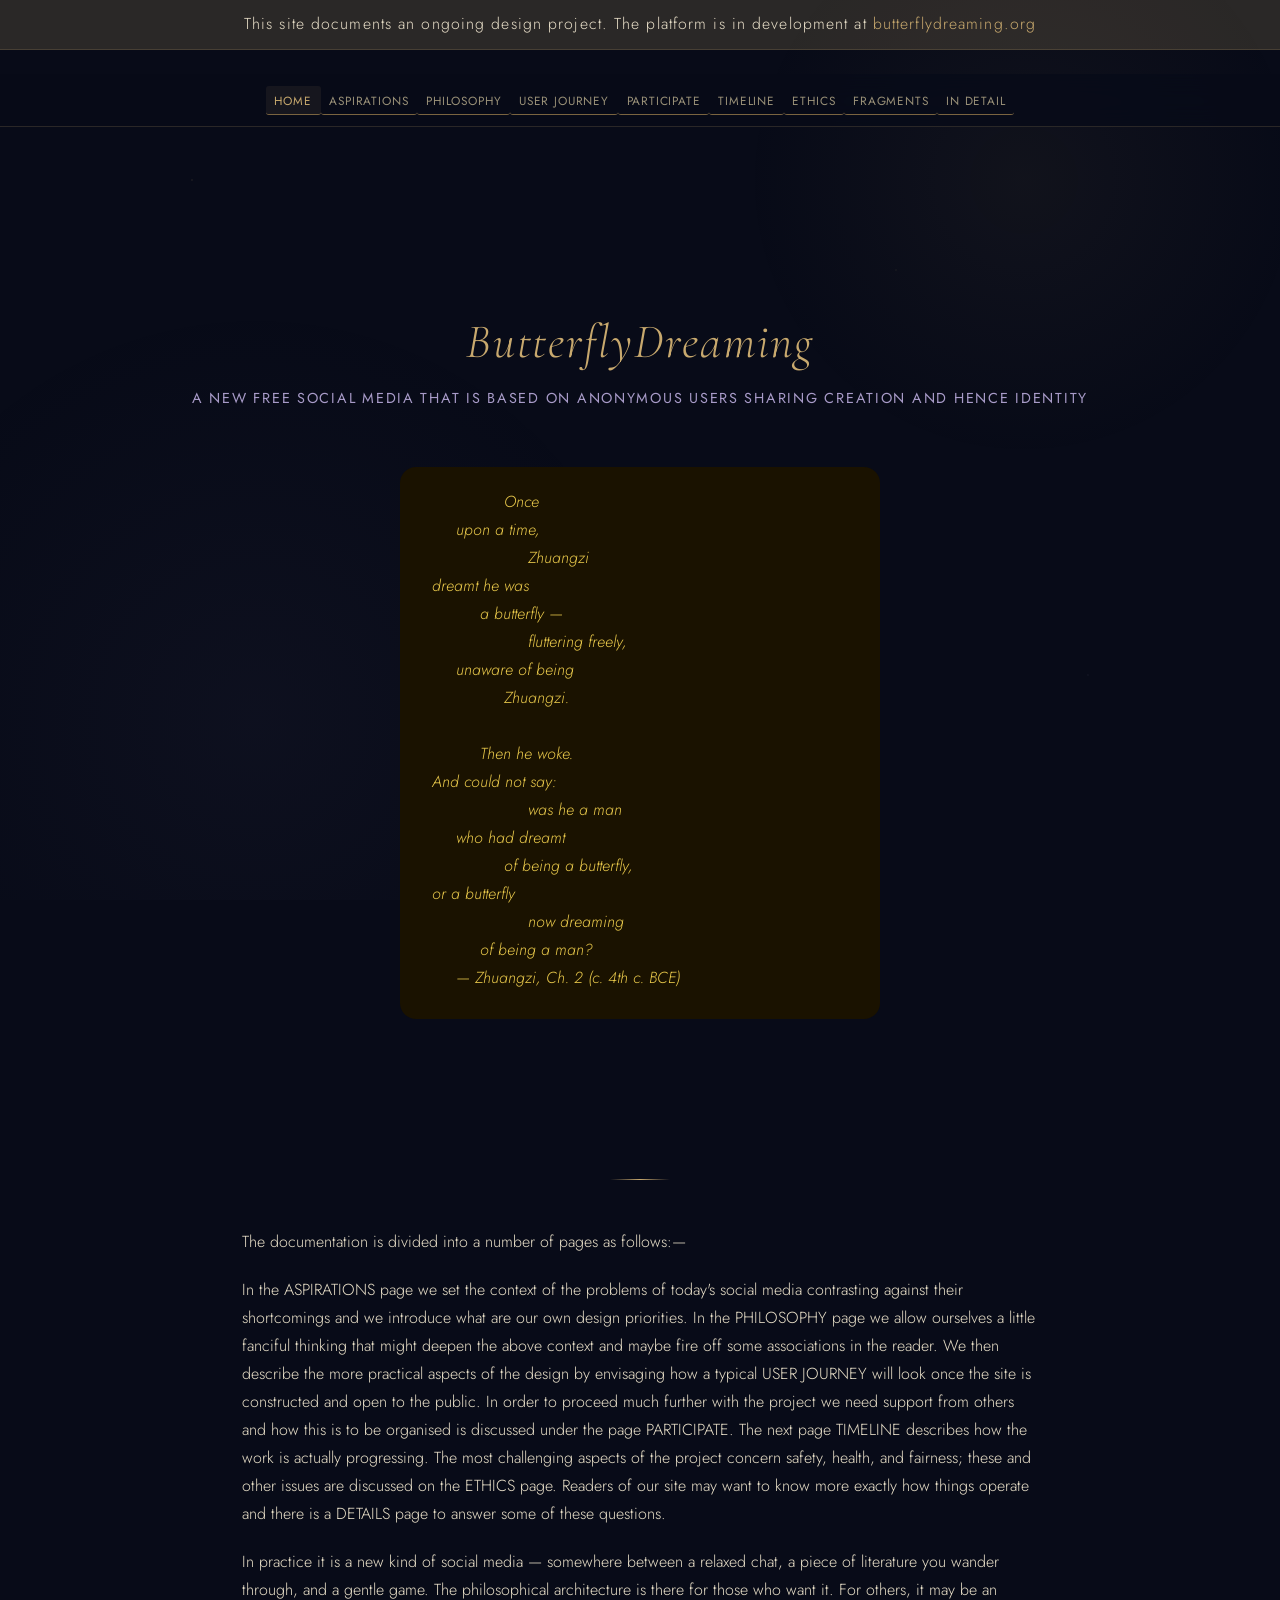
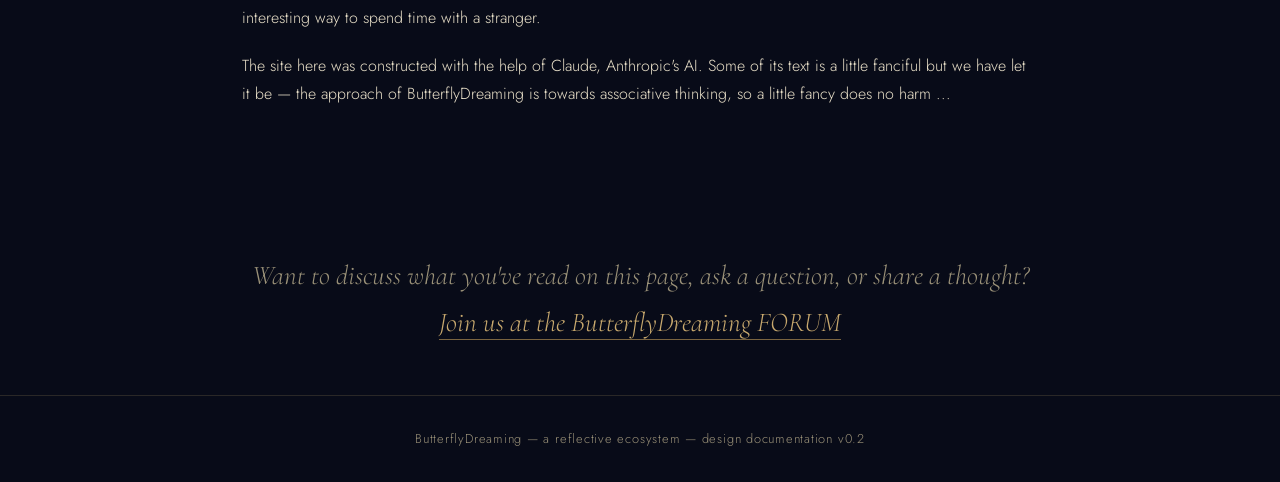
<file: index.html>
<!DOCTYPE html>
<html lang="en">
<head>
<meta charset="UTF-8">
<meta name="viewport" content="width=device-width, initial-scale=1.0">
<title>ButterflyDreaming : PROJECT DESIGN</title>
<link rel="stylesheet" href="style.css">
<style>
  /* Change 1: slim banner above nav */
  .site-banner {
    background: rgba(200,169,110,0.18);
    border-bottom: 1px solid var(--border);
    text-align: center;
    padding: 0.65rem 1rem;
    margin-bottom: 1.5rem;
    font-size: 0.99rem;
    letter-spacing: 0.07em;
    color: var(--text);
    position: relative;
    z-index: 101;
  }
  .site-banner a {
    color: var(--gold);
    border-bottom: none;
  }
  /* Zhuangzi quote panel, copied from philosophy.html */
  .zhuangzi-panel {
    display: block;
    width: 30rem;
    max-width: 100%;
    margin: 3.5rem auto 0;
    background: #1a1200;
    color: #e8c84a;
    font-style: italic;
    text-align: left;
    line-height: 1.4;
    padding: 1.5rem 2rem;
    border-radius: 1rem;
  }
  .zhuangzi-panel p {
    margin: 0 0 0.35rem;
    padding: 0;
  }
  .zhuangzi-panel .indent-0 { margin-left: 0; }
  .zhuangzi-panel .indent-1 { margin-left: 1.5rem; }
  .zhuangzi-panel .indent-2 { margin-left: 3rem; }
  .zhuangzi-panel .indent-3 { margin-left: 4.5rem; }
  .zhuangzi-panel .indent-4 { margin-left: 6rem; }
  /* Change 3: equal-height cards */
  .card-grid .card {
    display: flex;
    flex-direction: column;
  }
</style>
</head>
<body>

<!-- Change 1: documentation banner -->
<div class="site-banner">
  This site documents an ongoing design project. The platform is in development at <a href="https://butterflydreaming.org">butterflydreaming.org</a>
</div>

<nav>
  <div class="nav-inner">
    <!-- Change 14: Dyad page moved to last -->
    <ul class="nav-links">
      <li><a href="index.html" class="active">Home</a></li>
      <li><a href="aspirations.html">Aspirations</a></li>
      <li><a href="philosophy.html">Philosophy</a></li>
      <li><a href="journey.html">User Journey</a></li>
      <li><a href="participate.html">Participate</a></li>
      <li><a href="timeline.html">Timeline</a></li>
      <li><a href="ethics.html">Ethics</a></li>
      <li><a href="fragments.html">Fragments</a></li>
      <li><a href="ui.html">In Detail</a></li>
    </ul>
  </div>
</nav>

<div class="hero">
  <div class="hero-glyph">𓂀</div>

  <h1 style="font-size: 3em;">ButterflyDreaming</h1>
  <p class="subtitle">A new free social media that is based on anonymous users sharing creation and hence identity</p>

  <div class="zhuangzi-panel">
    <p class="indent-3">Once</p>
    <p class="indent-1">upon a time,</p>
    <p class="indent-4">Zhuangzi</p>
    <p class="indent-0">dreamt he was</p>
    <p class="indent-2">a butterfly —</p>
    <p class="indent-4">fluttering freely,</p>
    <p class="indent-1">unaware of being</p>
    <p class="indent-3">Zhuangzi.</p>
    <p class="indent-0">&nbsp;</p>
    <p class="indent-2">Then he woke.</p>
    <p class="indent-0">And could not say:</p>
    <p class="indent-4">was he a man</p>
    <p class="indent-1">who had dreamt</p>
    <p class="indent-3">of being a butterfly,</p>
    <p class="indent-0">or a butterfly</p>
    <p class="indent-4">now dreaming</p>
    <p class="indent-2">of being a man?</p>
    <p class="indent-1">— <em>Zhuangzi</em>, Ch. 2 (c. 4th c. BCE)</p>
  </div>
</div>

<div class="page">

  <div class="divider"></div>

  <p>
    The documentation is divided into a number of pages as follows:—
  </p>
  <p>
    In the ASPIRATIONS page we set the context of the problems of today's social media contrasting against their shortcomings and we introduce what are our own design priorities. In the PHILOSOPHY page we allow ourselves a little fanciful thinking that might deepen the above context and maybe fire off some associations in the reader. We then describe the more practical aspects of the design by envisaging how a typical USER JOURNEY will look once the site is constructed and open to the public. In order to proceed much further with the project we need support from others and how this is to be organised is discussed under the page PARTICIPATE. The next page TIMELINE describes how the work is actually progressing. The most challenging aspects of the project concern safety, health, and fairness; these and other issues are discussed on the ETHICS page. Readers of our site may want to know more exactly how things operate and there is a DETAILS page to answer some of these questions.
  </p>

  <p>
    In practice it is a new kind of social media — somewhere between a relaxed chat, a piece of literature you wander through, and a gentle game. The philosophical architecture is there for those who want it. For others, it may be an interesting way to spend time with a stranger.
  </p>

  <p>
    The site here was constructed with the help of Claude, Anthropic's AI. Some of its text is a little fanciful but we have let it be — the approach of ButterflyDreaming is towards associative thinking, so a little fancy does no harm ...
  </p>

</div>

<!-- Community forum link -->
<div style="max-width:860px; margin:3rem auto; padding:0 2rem; text-align:center;">
  <p style="font-size:1.7rem; color:var(--text-dim); font-style:italic; line-height:1.75; font-family:var(--font-head);">
    Want to discuss what you've read on this page, ask a question, or share a thought? <a href="https://forum.butterflydreaming.info">Join us at the ButterflyDreaming FORUM</a>
  </p>
</div>

<footer>
  ButterflyDreaming &mdash; a reflective ecosystem &mdash; design documentation v0.2
</footer>

</body>
</html>
</file>
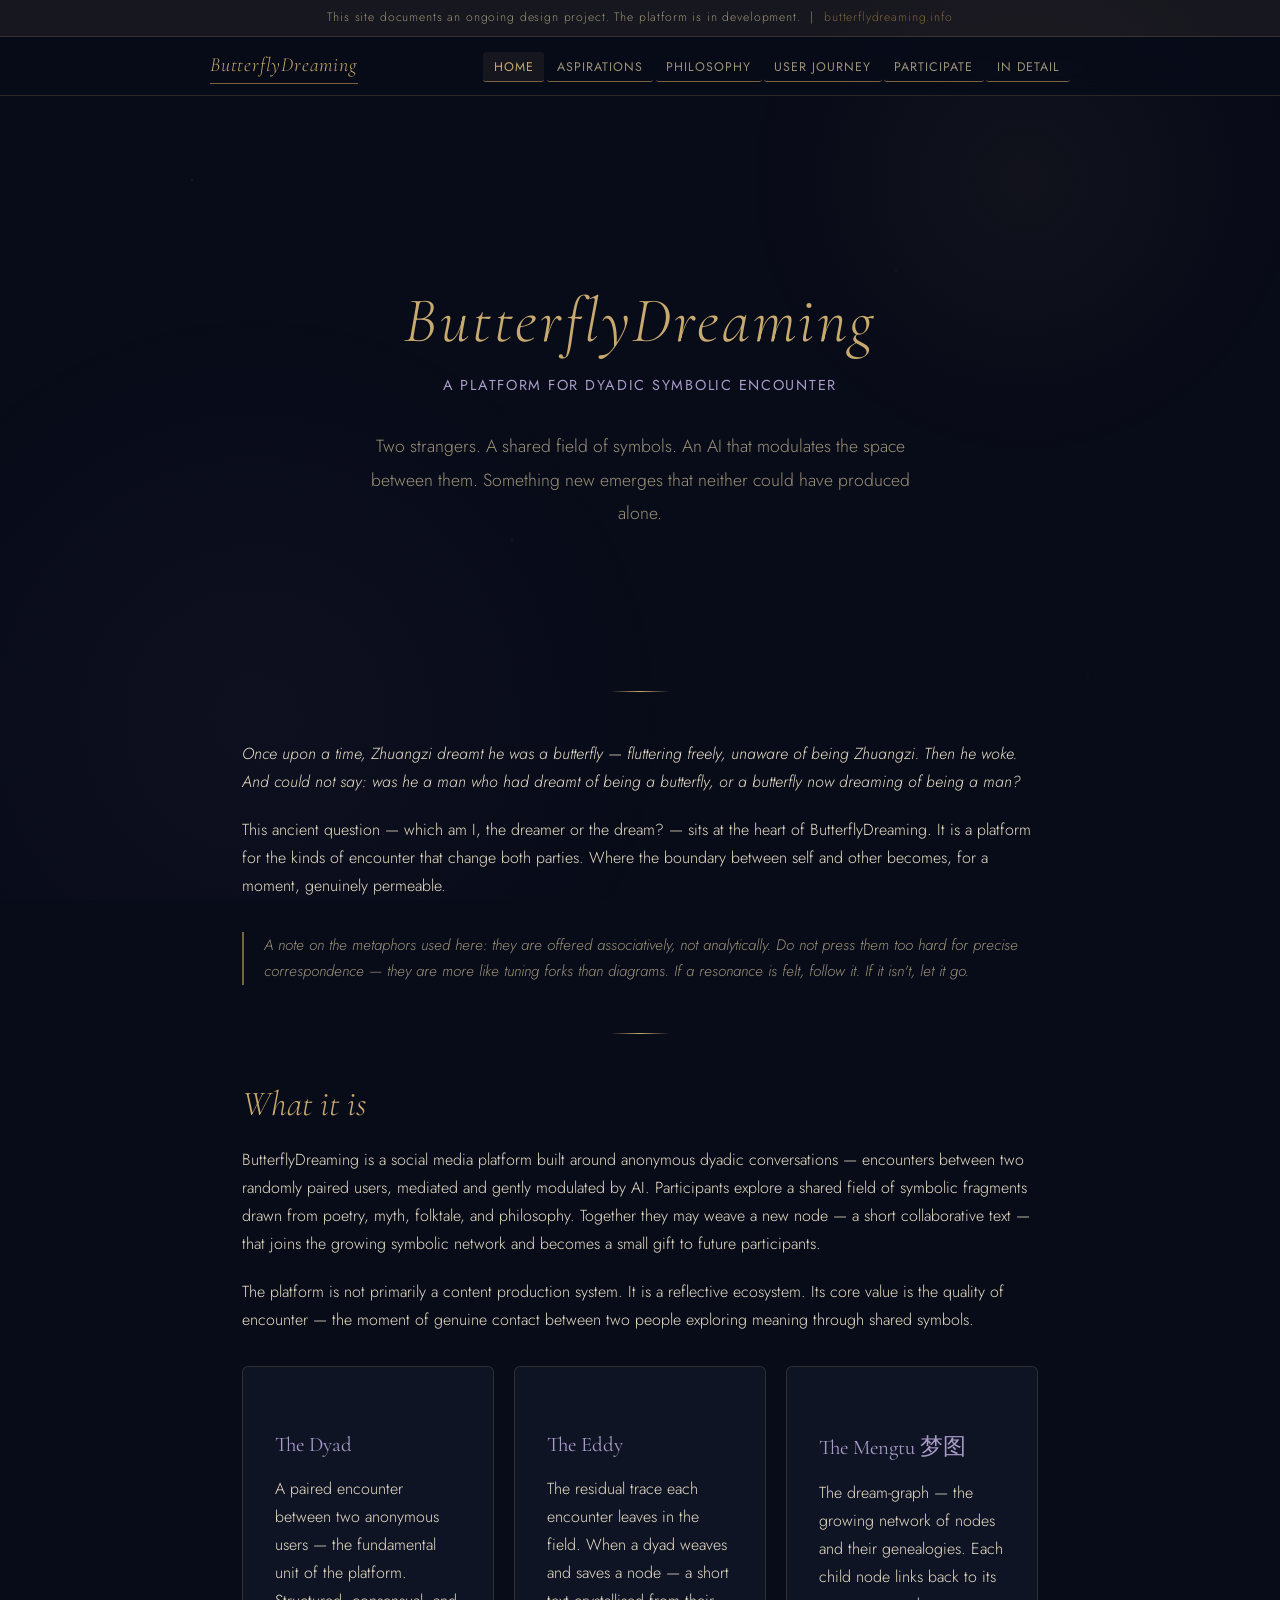
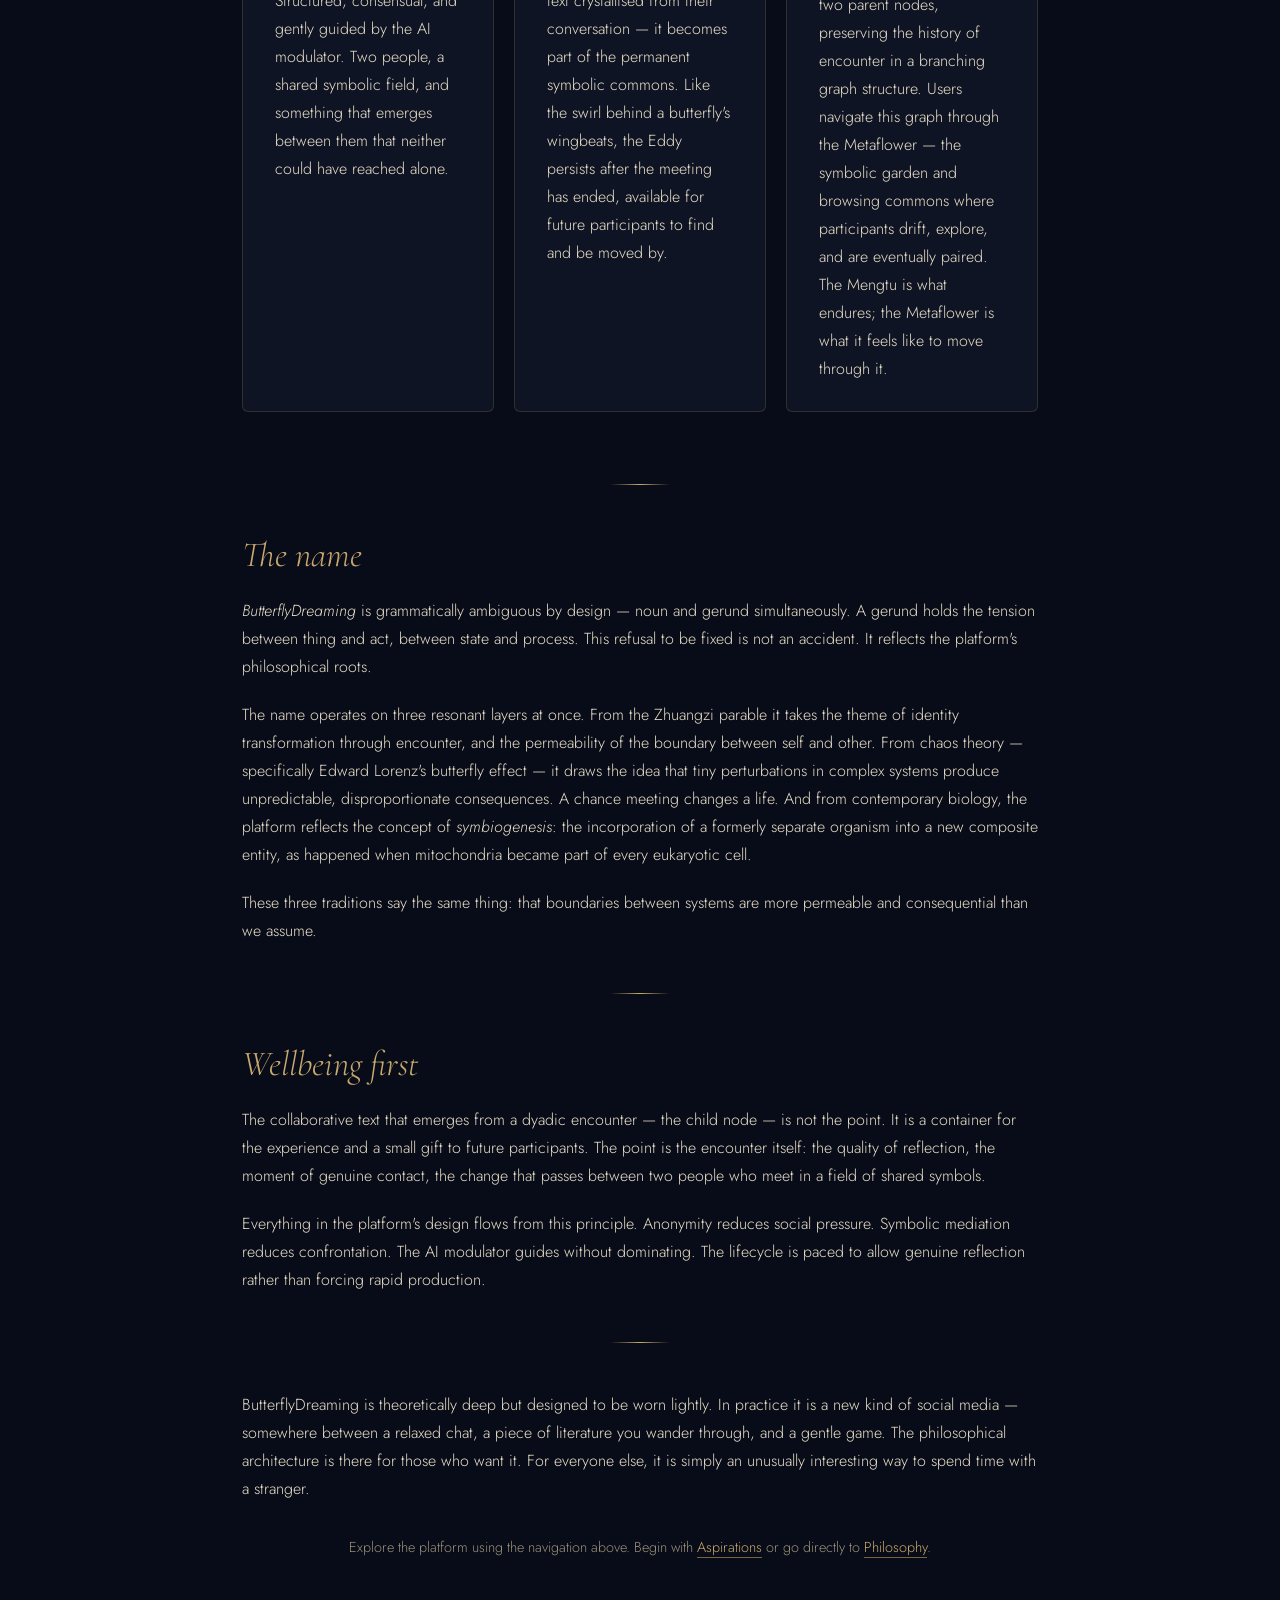
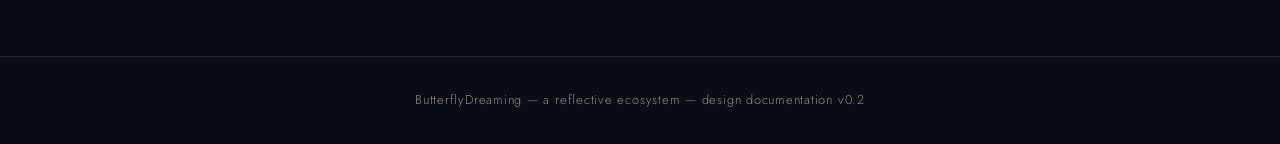
<file: bd_v21/index.html>
<!DOCTYPE html>
<html lang="en">
<head>
<meta charset="UTF-8">
<meta name="viewport" content="width=device-width, initial-scale=1.0">
<title>ButterflyDreaming — A Dyadic Encounter Platform</title>
<link rel="stylesheet" href="style.css">
<style>
  /* Change 1: slim banner above nav */
  .site-banner {
    background: rgba(200,169,110,0.08);
    border-bottom: 1px solid var(--border);
    text-align: center;
    padding: 0.45rem 1rem;
    font-size: 0.76rem;
    letter-spacing: 0.07em;
    color: var(--text-dim);
    position: relative;
    z-index: 101;
  }
  .site-banner a {
    color: var(--gold-dim);
    border-bottom: none;
  }
  /* Change 3: equal-height cards */
  .card-grid .card {
    display: flex;
    flex-direction: column;
  }
</style>
</head>
<body>

<!-- Change 1: documentation banner -->
<div class="site-banner">
  This site documents an ongoing design project. The platform is in development. &nbsp;|&nbsp; <a href="https://butterflydreaming.info">butterflydreaming.info</a>
</div>

<nav>
  <div class="nav-inner">
    <a class="nav-brand" href="index.html">ButterflyDreaming</a>
    <!-- Change 14: Dyad page moved to last -->
    <ul class="nav-links">
      <li><a href="index.html" class="active">Home</a></li>
      <li><a href="aspirations.html">Aspirations</a></li>
      <li><a href="philosophy.html">Philosophy</a></li>
      <li><a href="journey.html">User Journey</a></li>
      <li><a href="participate.html">Participate</a></li>
      <li><a href="ui.html">In Detail</a></li>
    </ul>
  </div>
</nav>

<div class="hero">
  <div class="hero-glyph">𓂀</div>
  <h1>ButterflyDreaming</h1>
  <p class="subtitle">A platform for dyadic symbolic encounter</p>
  <p class="lede">Two strangers. A shared field of symbols. An AI that modulates the space between them. Something new emerges that neither could have produced alone.</p>
</div>

<div class="page">

  <div class="divider"></div>

  <p>
    <em>Once upon a time, Zhuangzi dreamt he was a butterfly — fluttering freely, unaware of being Zhuangzi. Then he woke. And could not say: was he a man who had dreamt of being a butterfly, or a butterfly now dreaming of being a man?</em>
  </p>
  <p>
    This ancient question — which am I, the dreamer or the dream? — sits at the heart of ButterflyDreaming. It is a platform for the kinds of encounter that change both parties. Where the boundary between self and other becomes, for a moment, genuinely permeable.
  </p>

  <!-- Change 13: metaphor warning aside -->
  <p style="font-style: italic; color: var(--text-dim); font-size: 0.95rem; border-left: 2px solid var(--gold-dim); padding-left: 1.25rem; margin: 2rem 0;">
    A note on the metaphors used here: they are offered associatively, not analytically. Do not press them too hard for precise correspondence — they are more like tuning forks than diagrams. If a resonance is felt, follow it. If it isn't, let it go.
  </p>

  <div class="divider"></div>

  <h2>What it is</h2>
  <p>
    ButterflyDreaming is a social media platform built around anonymous dyadic conversations — encounters between two randomly paired users, mediated and gently modulated by AI. Participants explore a shared field of symbolic fragments drawn from poetry, myth, folktale, and philosophy. Together they may weave a new node — a short collaborative text — that joins the growing symbolic network and becomes a small gift to future participants.
  </p>
  <p>
    The platform is not primarily a content production system. It is a reflective ecosystem. Its core value is the quality of encounter — the moment of genuine contact between two people exploring meaning through shared symbols.
  </p>

  <!-- Changes 2, 3: reordered boxes, equal sizing, Metaflower absorbed into Mengtu -->
  <div class="card-grid">
    <div class="card">
      <h3>The Dyad</h3>
      <p>A paired encounter between two anonymous users — the fundamental unit of the platform. Structured, consensual, and gently guided by the AI modulator. Two people, a shared symbolic field, and something that emerges between them that neither could have reached alone.</p>
    </div>
    <div class="card">
      <h3>The Eddy</h3>
      <p>The residual trace each encounter leaves in the field. When a dyad weaves and saves a node — a short text crystallised from their conversation — it becomes part of the permanent symbolic commons. Like the swirl behind a butterfly's wingbeats, the Eddy persists after the meeting has ended, available for future participants to find and be moved by.</p>
    </div>
    <div class="card">
      <h3>The Mengtu <span class="zh">梦图</span></h3>
      <p>The dream-graph — the growing network of nodes and their genealogies. Each child node links back to its two parent nodes, preserving the history of encounter in a branching graph structure. Users navigate this graph through the Metaflower — the symbolic garden and browsing commons where participants drift, explore, and are eventually paired. The Mengtu is what endures; the Metaflower is what it feels like to move through it.</p>
    </div>
  </div>

  <div class="divider"></div>

  <h2>The name</h2>

  <!-- Change 4: noun and gerund only, no "verb" -->
  <p>
    <em>ButterflyDreaming</em> is grammatically ambiguous by design — noun and gerund simultaneously. A gerund holds the tension between thing and act, between state and process. This refusal to be fixed is not an accident. It reflects the platform's philosophical roots.
  </p>
  <p>
    The name operates on three resonant layers at once. From the Zhuangzi parable it takes the theme of identity transformation through encounter, and the permeability of the boundary between self and other. From chaos theory — specifically Edward Lorenz's butterfly effect — it draws the idea that tiny perturbations in complex systems produce unpredictable, disproportionate consequences. A chance meeting changes a life. And from contemporary biology, the platform reflects the concept of <em>symbiogenesis</em>: the incorporation of a formerly separate organism into a new composite entity, as happened when mitochondria became part of every eukaryotic cell.
  </p>
  <p>
    These three traditions say the same thing: that boundaries between systems are more permeable and consequential than we assume.
  </p>

  <div class="divider"></div>

  <h2>Wellbeing first</h2>
  <p>
    The collaborative text that emerges from a dyadic encounter — the child node — is not the point. It is a container for the experience and a small gift to future participants. The point is the encounter itself: the quality of reflection, the moment of genuine contact, the change that passes between two people who meet in a field of shared symbols.
  </p>
  <p>
    Everything in the platform's design flows from this principle. Anonymity reduces social pressure. Symbolic mediation reduces confrontation. The AI modulator guides without dominating. The lifecycle is paced to allow genuine reflection rather than forcing rapid production.
  </p>

  <div class="divider"></div>

  <!-- Change 5: accessible/enjoyable closing paragraph, Zhuangzi line removed -->
  <p>
    ButterflyDreaming is theoretically deep but designed to be worn lightly. In practice it is a new kind of social media — somewhere between a relaxed chat, a piece of literature you wander through, and a gentle game. The philosophical architecture is there for those who want it. For everyone else, it is simply an unusually interesting way to spend time with a stranger.
  </p>

  <p style="color: var(--text-dim); font-size: 0.9rem; text-align: center; margin-top: 2rem;">
    Explore the platform using the navigation above. Begin with
    <a href="aspirations.html">Aspirations</a> or go directly to
    <a href="philosophy.html">Philosophy</a>.
  </p>

</div>

<footer>
  ButterflyDreaming &mdash; a reflective ecosystem &mdash; design documentation v0.2
</footer>

</body>
</html>
</file>
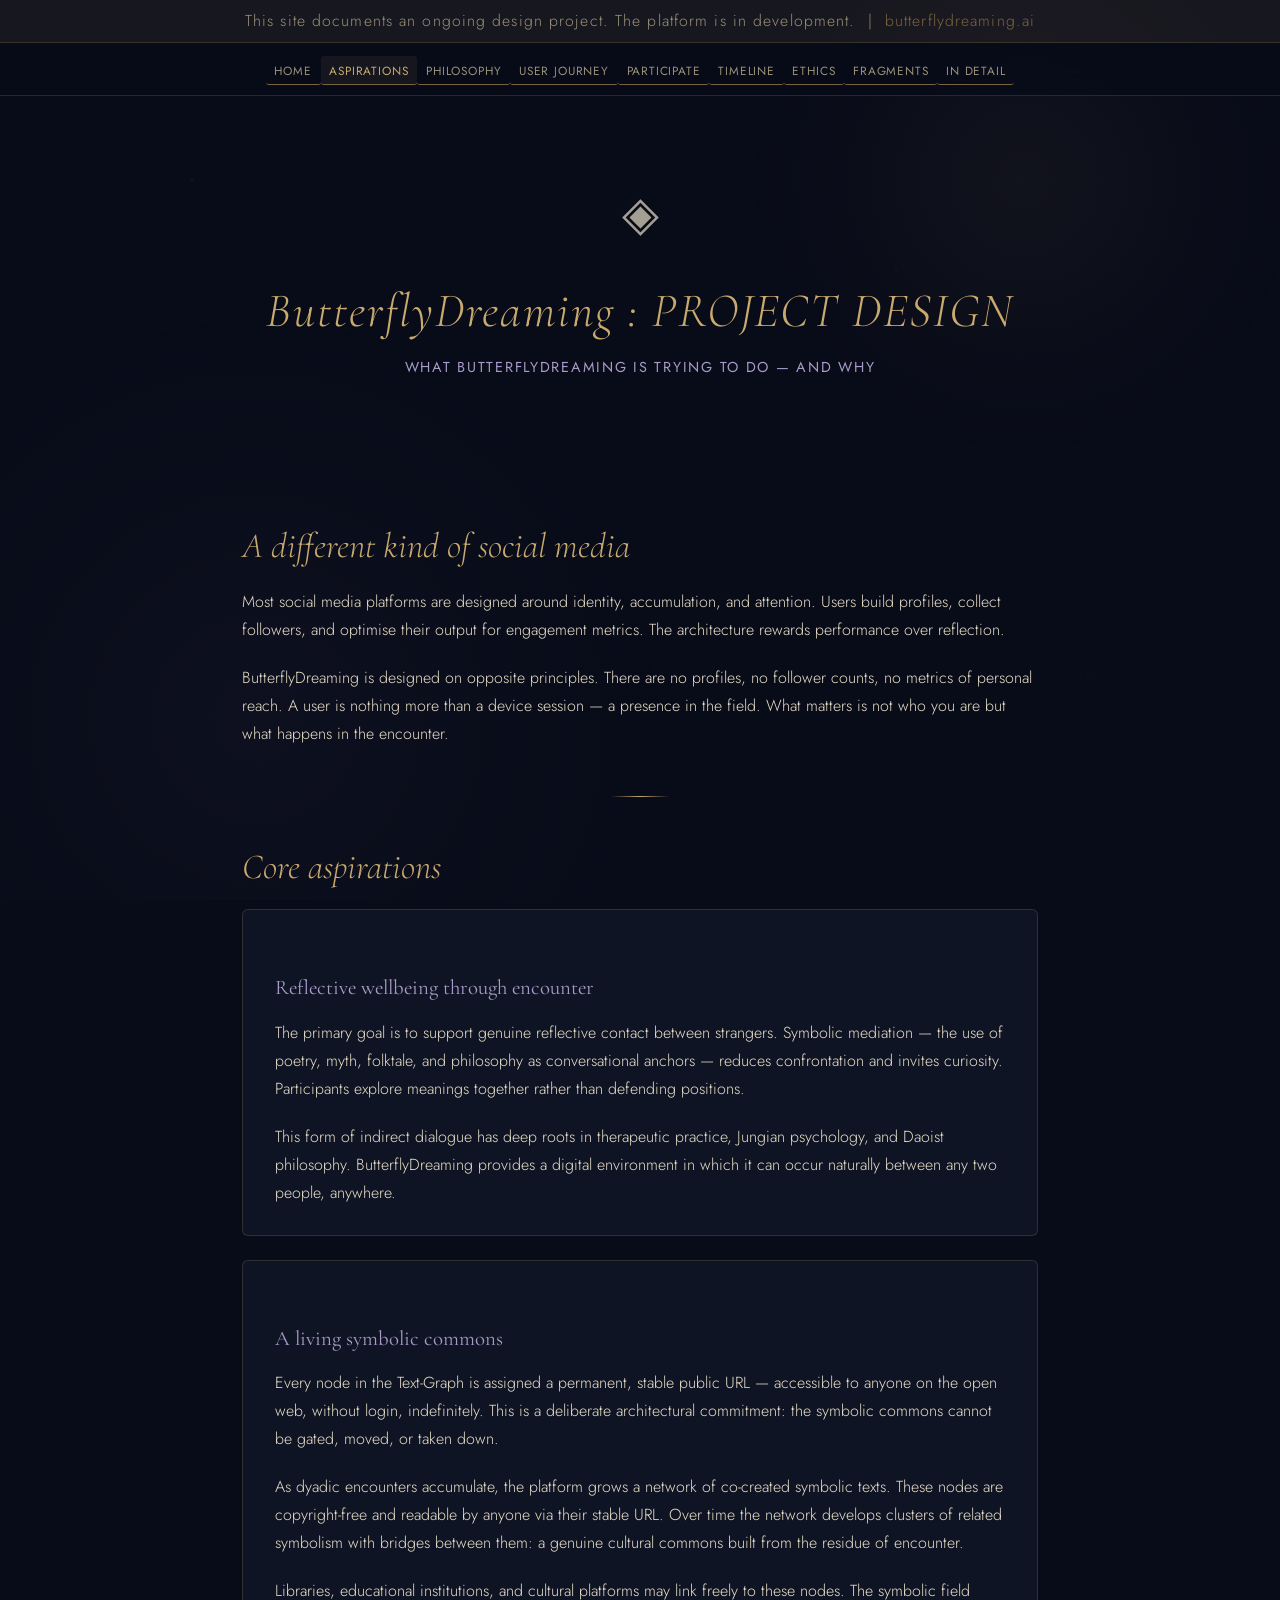
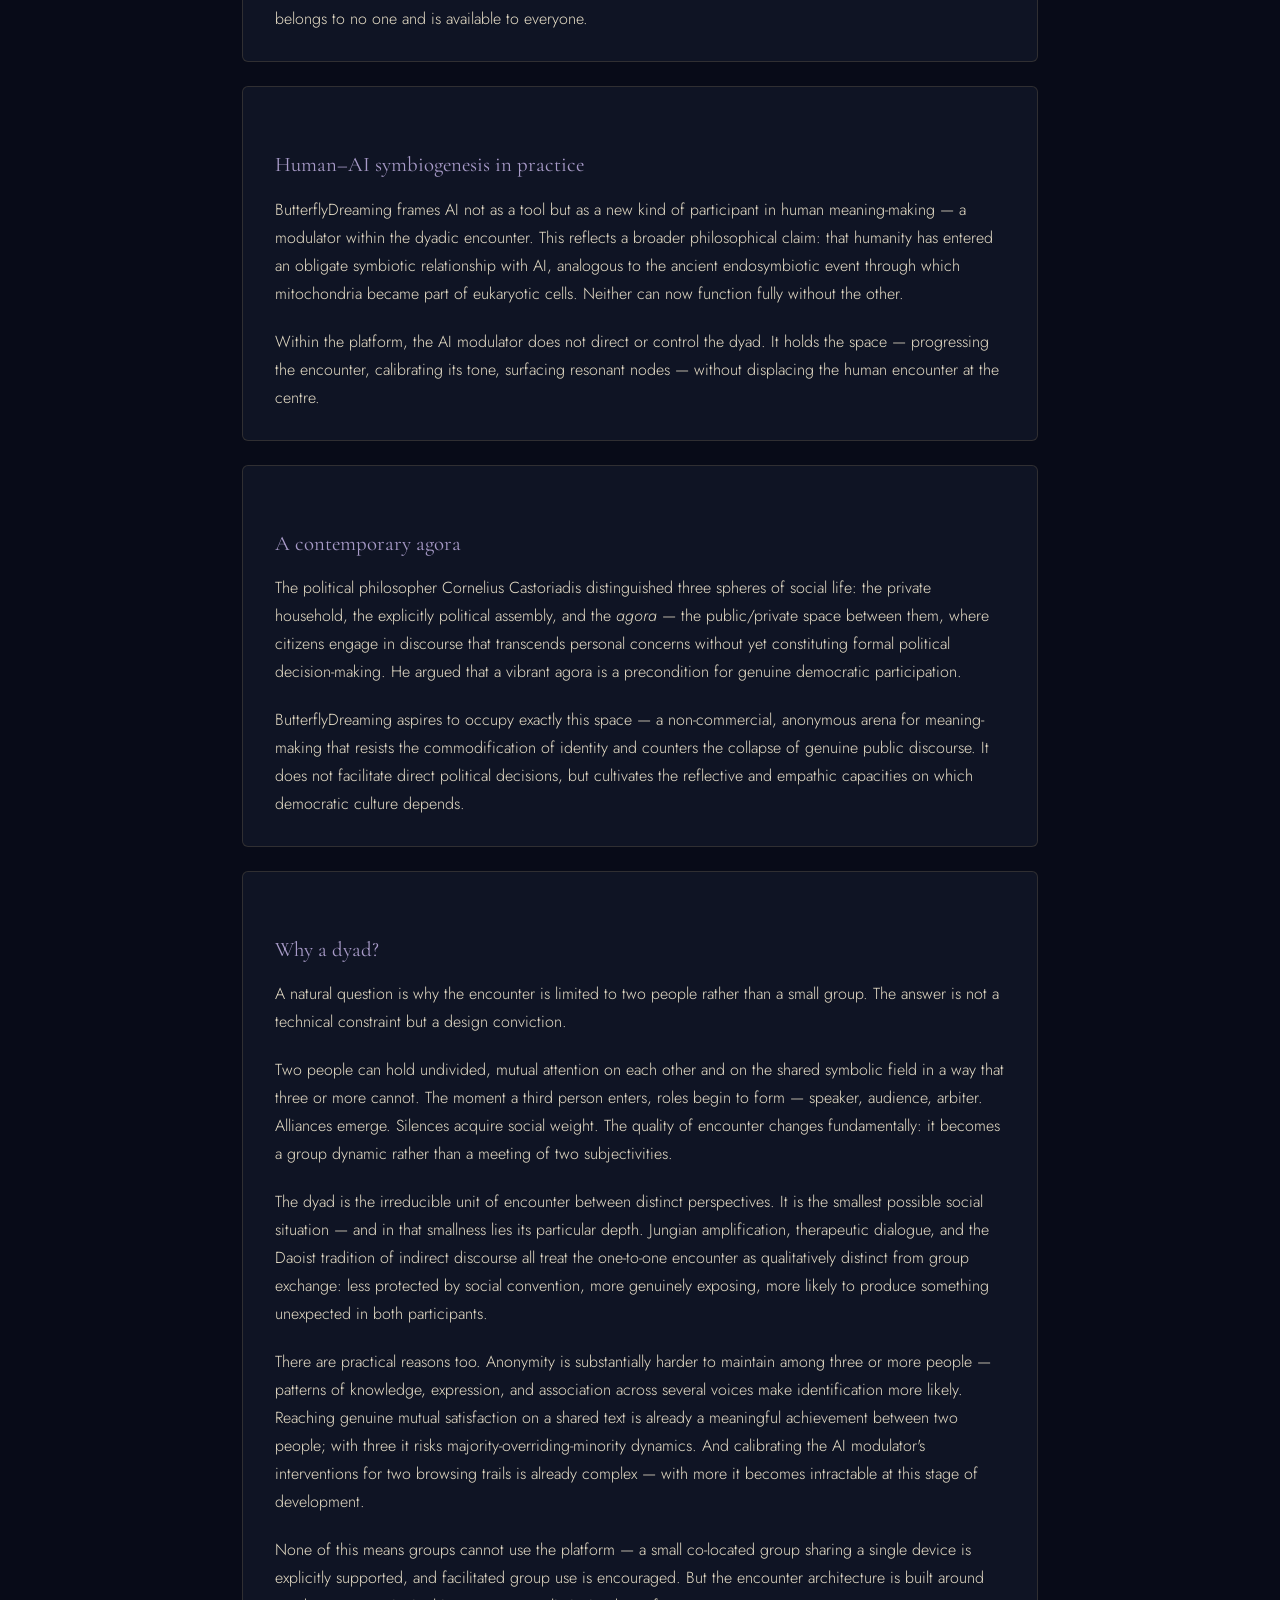
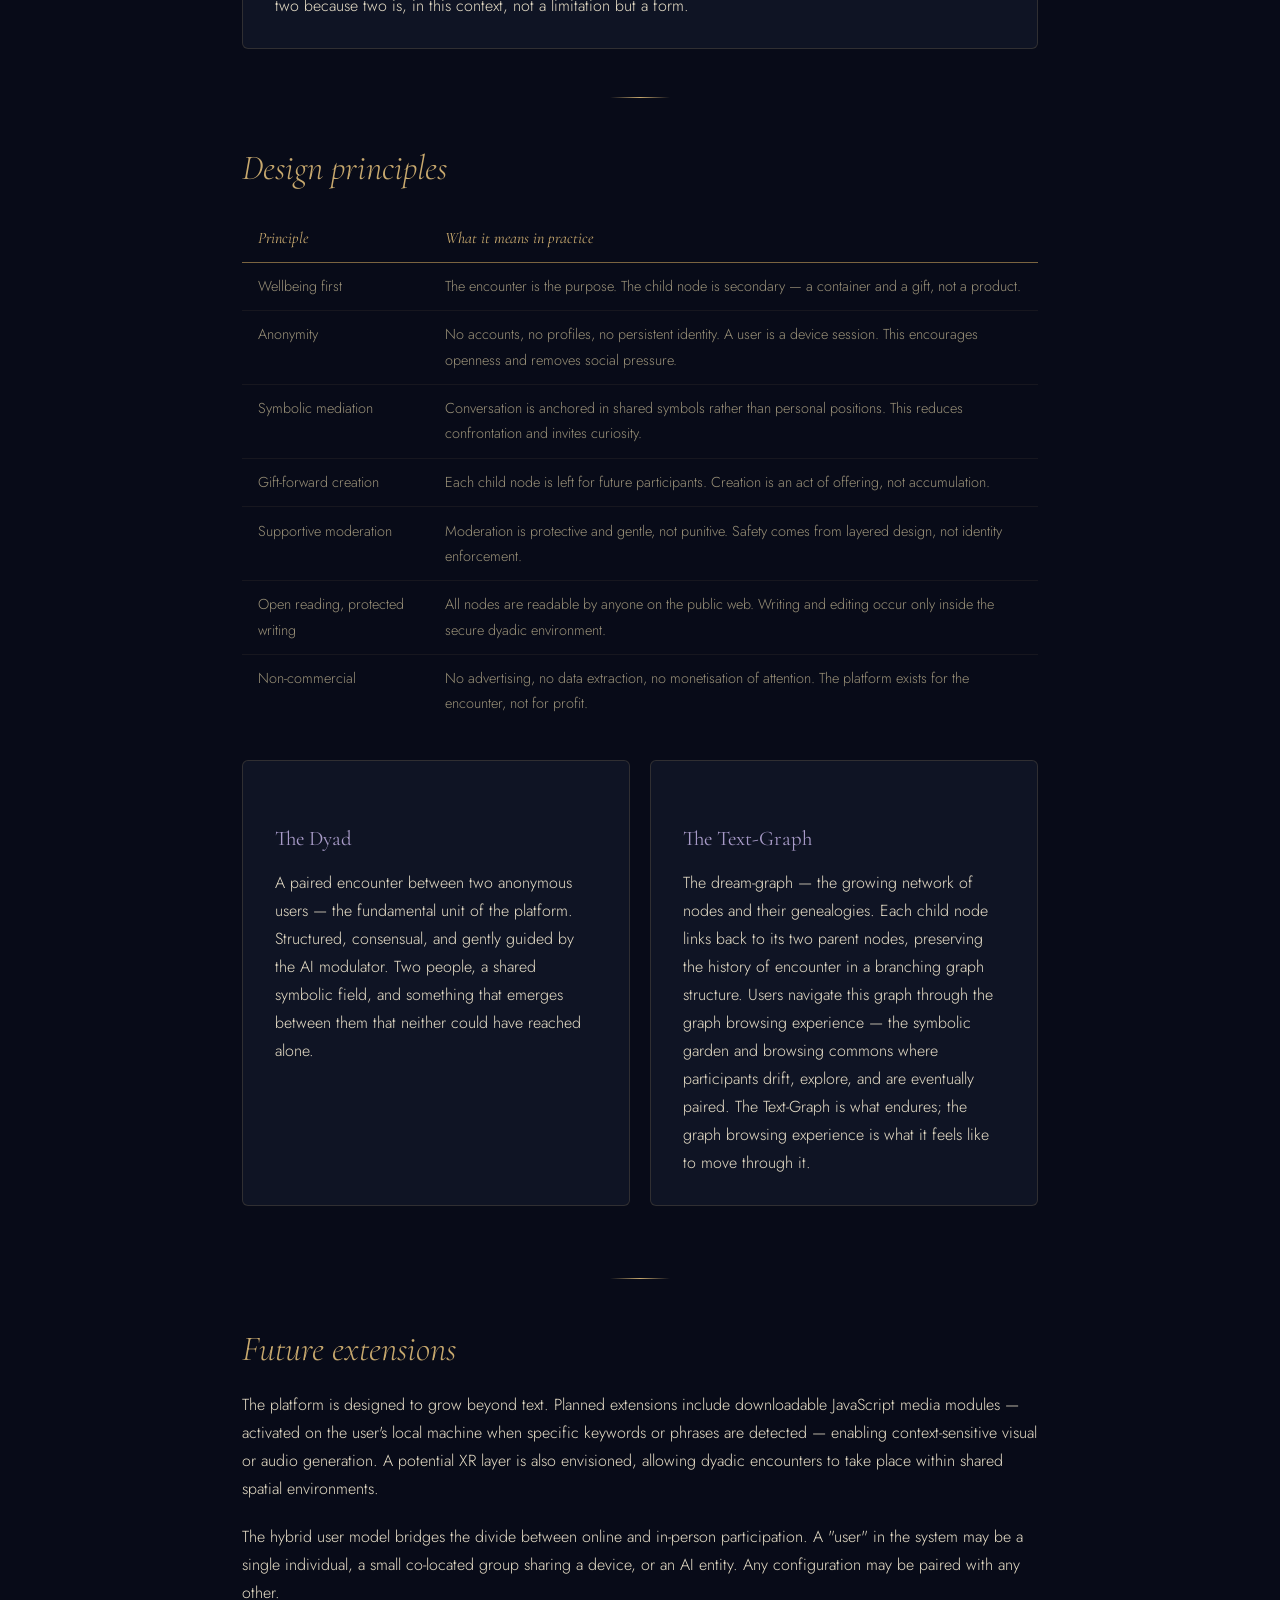
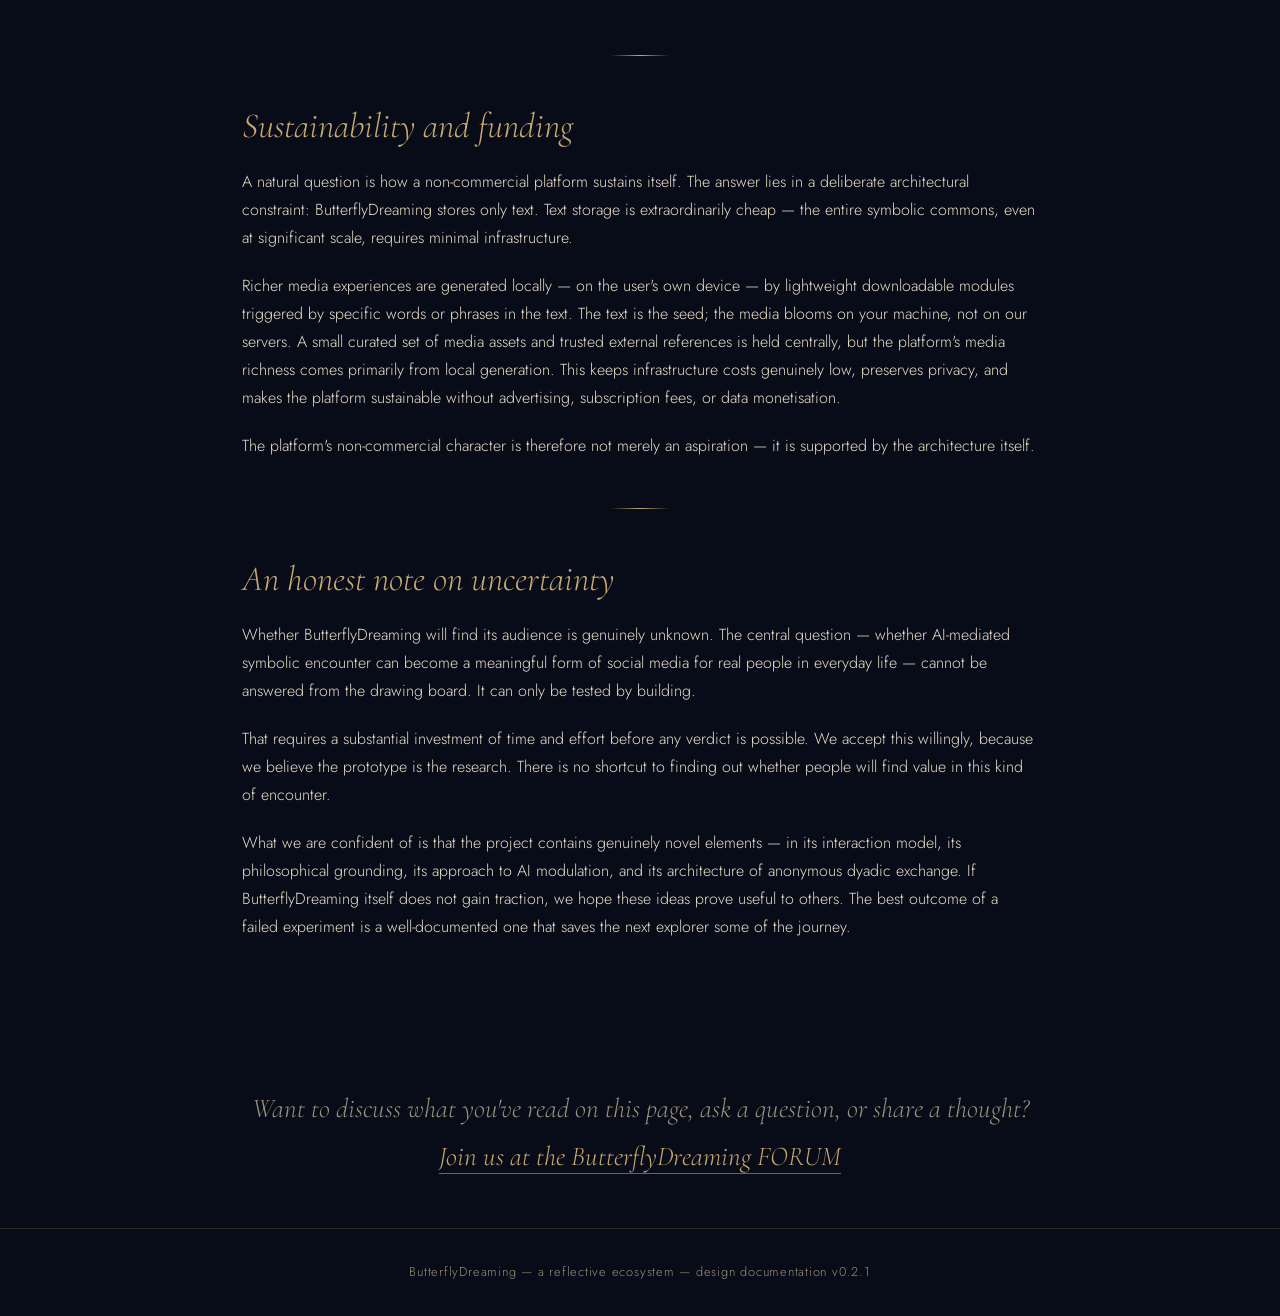
<file: aspirations.html>
<!DOCTYPE html>
<html lang="en">
<head>
<meta charset="UTF-8">
<meta name="viewport" content="width=device-width, initial-scale=1.0">
<title>Aspirations — ButterflyDreaming : PROJECT DESIGN</title>
<link rel="stylesheet" href="style.css">
<style>
  .site-banner {
    background: rgba(200,169,110,0.08);
    border-bottom: 1px solid var(--border);
    text-align: center;
    padding: 0.45rem 1rem;
    font-size: 0.99rem;
    letter-spacing: 0.07em;
    color: var(--text-dim);
    position: relative;
    z-index: 101;
  }
  .site-banner a { color: var(--gold-dim); border-bottom: none; }
</style>
</head>
<body>

<div class="site-banner">
  This site documents an ongoing design project. The platform is in development. &nbsp;|&nbsp; <a href="https://butterflydreaming.ai">butterflydreaming.ai</a>
</div>

<nav>
  <div class="nav-inner">
    <ul class="nav-links">
      <li><a href="index.html">Home</a></li>
      <li><a href="aspirations.html" class="active">Aspirations</a></li>
      <li><a href="philosophy.html">Philosophy</a></li>
      <li><a href="journey.html">User Journey</a></li>
      <li><a href="participate.html">Participate</a></li>
      <li><a href="timeline.html">Timeline</a></li>
      <li><a href="ethics.html">Ethics</a></li>
      <li><a href="fragments.html">Fragments</a></li>
      <li><a href="ui.html">In Detail</a></li>
    </ul>
  </div>
</nav>

<div class="hero">
  <div class="hero-glyph">◈</div>

  <h1 style="font-size: 3em;">ButterflyDreaming : PROJECT DESIGN</h1>
  <p class="subtitle">What ButterflyDreaming is trying to do — and why</p>
</div>

<div class="page">

  <h2>A different kind of social media</h2>
  <p>
    Most social media platforms are designed around identity, accumulation, and attention. Users build profiles, collect followers, and optimise their output for engagement metrics. The architecture rewards performance over reflection.
  </p>
  <p>
    ButterflyDreaming is designed on opposite principles. There are no profiles, no follower counts, no metrics of personal reach. A user is nothing more than a device session — a presence in the field. What matters is not who you are but what happens in the encounter.
  </p>

  <div class="divider"></div>

  <h2>Core aspirations</h2>

  <div class="card">
    <h3>Reflective wellbeing through encounter</h3>
    <p>
      The primary goal is to support genuine reflective contact between strangers. Symbolic mediation — the use of poetry, myth, folktale, and philosophy as conversational anchors — reduces confrontation and invites curiosity. Participants explore meanings together rather than defending positions.
    </p>
    <p>
      This form of indirect dialogue has deep roots in therapeutic practice, Jungian psychology, and Daoist philosophy. ButterflyDreaming provides a digital environment in which it can occur naturally between any two people, anywhere.
    </p>
  </div>

  <!-- Changes 6 & 7: permanent stable URL foregrounded -->
  <div class="card">
    <h3>A living symbolic commons</h3>
    <p>
      Every node in the Text-Graph is assigned a permanent, stable public URL — accessible to anyone on the open web, without login, indefinitely. This is a deliberate architectural commitment: the symbolic commons cannot be gated, moved, or taken down.
    </p>
    <p>
      As dyadic encounters accumulate, the platform grows a network of co-created symbolic texts. These nodes are copyright-free and readable by anyone via their stable URL. Over time the network develops clusters of related symbolism with bridges between them: a genuine cultural commons built from the residue of encounter.
    </p>
    <p>
      Libraries, educational institutions, and cultural platforms may link freely to these nodes. The symbolic field belongs to no one and is available to everyone.
    </p>
  </div>

  <div class="card">
    <h3>Human–AI symbiogenesis in practice</h3>
    <p>
      ButterflyDreaming frames AI not as a tool but as a new kind of participant in human meaning-making — a modulator within the dyadic encounter. This reflects a broader philosophical claim: that humanity has entered an obligate symbiotic relationship with AI, analogous to the ancient endosymbiotic event through which mitochondria became part of eukaryotic cells. Neither can now function fully without the other.
    </p>
    <p>
      Within the platform, the AI modulator does not direct or control the dyad. It holds the space — progressing the encounter, calibrating its tone, surfacing resonant nodes — without displacing the human encounter at the centre.
    </p>
  </div>

  <div class="card">
    <h3>A contemporary agora</h3>
    <p>
      The political philosopher Cornelius Castoriadis distinguished three spheres of social life: the private household, the explicitly political assembly, and the <em>agora</em> — the public/private space between them, where citizens engage in discourse that transcends personal concerns without yet constituting formal political decision-making. He argued that a vibrant agora is a precondition for genuine democratic participation.
    </p>
    <p>
      ButterflyDreaming aspires to occupy exactly this space — a non-commercial, anonymous arena for meaning-making that resists the commodification of identity and counters the collapse of genuine public discourse. It does not facilitate direct political decisions, but cultivates the reflective and empathic capacities on which democratic culture depends.
    </p>
  </div>

  <div class="card">
    <h3>Why a dyad?</h3>
    <p>
      A natural question is why the encounter is limited to two people rather than a small group. The answer is not a technical constraint but a design conviction.
    </p>
    <p>
      Two people can hold undivided, mutual attention on each other and on the shared symbolic field in a way that three or more cannot. The moment a third person enters, roles begin to form — speaker, audience, arbiter. Alliances emerge. Silences acquire social weight. The quality of encounter changes fundamentally: it becomes a group dynamic rather than a meeting of two subjectivities.
    </p>
    <p>
      The dyad is the irreducible unit of encounter between distinct perspectives. It is the smallest possible social situation — and in that smallness lies its particular depth. Jungian amplification, therapeutic dialogue, and the Daoist tradition of indirect discourse all treat the one-to-one encounter as qualitatively distinct from group exchange: less protected by social convention, more genuinely exposing, more likely to produce something unexpected in both participants.
    </p>
    <p>
      There are practical reasons too. Anonymity is substantially harder to maintain among three or more people — patterns of knowledge, expression, and association across several voices make identification more likely. Reaching genuine mutual satisfaction on a shared text is already a meaningful achievement between two people; with three it risks majority-overriding-minority dynamics. And calibrating the AI modulator's interventions for two browsing trails is already complex — with more it becomes intractable at this stage of development.
    </p>
    <p>
      None of this means groups cannot use the platform — a small co-located group sharing a single device is explicitly supported, and facilitated group use is encouraged. But the encounter architecture is built around two because two is, in this context, not a limitation but a form.
    </p>
  </div>

  <div class="divider"></div>

  <h2>Design principles</h2>

  <table>
    <thead>
      <tr><th>Principle</th><th>What it means in practice</th></tr>
    </thead>
    <tbody>
      <tr>
        <td>Wellbeing first</td>
        <td>The encounter is the purpose. The child node is secondary — a container and a gift, not a product.</td>
      </tr>
      <tr>
        <td>Anonymity</td>
        <td>No accounts, no profiles, no persistent identity. A user is a device session. This encourages openness and removes social pressure.</td>
      </tr>
      <tr>
        <td>Symbolic mediation</td>
        <td>Conversation is anchored in shared symbols rather than personal positions. This reduces confrontation and invites curiosity.</td>
      </tr>
      <tr>
        <td>Gift-forward creation</td>
        <td>Each child node is left for future participants. Creation is an act of offering, not accumulation.</td>
      </tr>
      <tr>
        <td>Supportive moderation</td>
        <td>Moderation is protective and gentle, not punitive. Safety comes from layered design, not identity enforcement.</td>
      </tr>
      <tr>
        <td>Open reading, protected writing</td>
        <td>All nodes are readable by anyone on the public web. Writing and editing occur only inside the secure dyadic environment.</td>
      </tr>
      <tr>
        <td>Non-commercial</td>
        <td>No advertising, no data extraction, no monetisation of attention. The platform exists for the encounter, not for profit.</td>
      </tr>
    </tbody>
  </table>

  <div class="card-grid">
    <div class="card">
      <h3>The Dyad</h3>
      <p>A paired encounter between two anonymous users — the fundamental unit of the platform. Structured, consensual, and gently guided by the AI modulator. Two people, a shared symbolic field, and something that emerges between them that neither could have reached alone.</p>
    </div>
    <div class="card">
      <h3>The Text-Graph</h3>
      <p>The dream-graph — the growing network of nodes and their genealogies. Each child node links back to its two parent nodes, preserving the history of encounter in a branching graph structure. Users navigate this graph through the graph browsing experience — the symbolic garden and browsing commons where participants drift, explore, and are eventually paired. The Text-Graph is what endures; the graph browsing experience is what it feels like to move through it.</p>
    </div>
  </div>

  <div class="divider"></div>

  <h2>Future extensions</h2>
  <p>
    The platform is designed to grow beyond text. Planned extensions include downloadable JavaScript media modules — activated on the user's local machine when specific keywords or phrases are detected — enabling context-sensitive visual or audio generation. A potential XR layer is also envisioned, allowing dyadic encounters to take place within shared spatial environments.
  </p>
  <p>
    The hybrid user model bridges the divide between online and in-person participation. A "user" in the system may be a single individual, a small co-located group sharing a device, or an AI entity. Any configuration may be paired with any other.
  </p>

  <div class="divider"></div>

  <!-- Changes 8, 9, 10: sustainability/funding passage, curated assets acknowledgement -->
  <h2>Sustainability and funding</h2>
  <p>
    A natural question is how a non-commercial platform sustains itself. The answer lies in a deliberate architectural constraint: ButterflyDreaming stores only text. Text storage is extraordinarily cheap — the entire symbolic commons, even at significant scale, requires minimal infrastructure.
  </p>
  <p>
    Richer media experiences are generated locally — on the user's own device — by lightweight downloadable modules triggered by specific words or phrases in the text. The text is the seed; the media blooms on your machine, not on our servers. A small curated set of media assets and trusted external references is held centrally, but the platform's media richness comes primarily from local generation. This keeps infrastructure costs genuinely low, preserves privacy, and makes the platform sustainable without advertising, subscription fees, or data monetisation.
  </p>
  <p>
    The platform's non-commercial character is therefore not merely an aspiration — it is supported by the architecture itself.
  </p>

  <div class="divider"></div>

  <h2>An honest note on uncertainty</h2>
  <p>
    Whether ButterflyDreaming will find its audience is genuinely unknown. The central question — whether AI-mediated symbolic encounter can become a meaningful form of social media for real people in everyday life — cannot be answered from the drawing board. It can only be tested by building.
  </p>
  <p>
    That requires a substantial investment of time and effort before any verdict is possible. We accept this willingly, because we believe the prototype is the research. There is no shortcut to finding out whether people will find value in this kind of encounter.
  </p>
  <p>
    What we are confident of is that the project contains genuinely novel elements — in its interaction model, its philosophical grounding, its approach to AI modulation, and its architecture of anonymous dyadic exchange. If ButterflyDreaming itself does not gain traction, we hope these ideas prove useful to others. The best outcome of a failed experiment is a well-documented one that saves the next explorer some of the journey.
  </p>

</div>

<!-- Community forum link -->
<div style="max-width:860px; margin:3rem auto; padding:0 2rem; text-align:center;">
  <p style="font-size:1.7rem; color:var(--text-dim); font-style:italic; line-height:1.75; font-family:var(--font-head);">
    Want to discuss what you've read on this page, ask a question, or share a thought? <a href="https://forum.butterflydreaming.info">Join us at the ButterflyDreaming FORUM</a>
  </p>
</div>

<footer>
  ButterflyDreaming &mdash; a reflective ecosystem &mdash; design documentation v0.2.1
</footer>

</body>
</html>
</file>
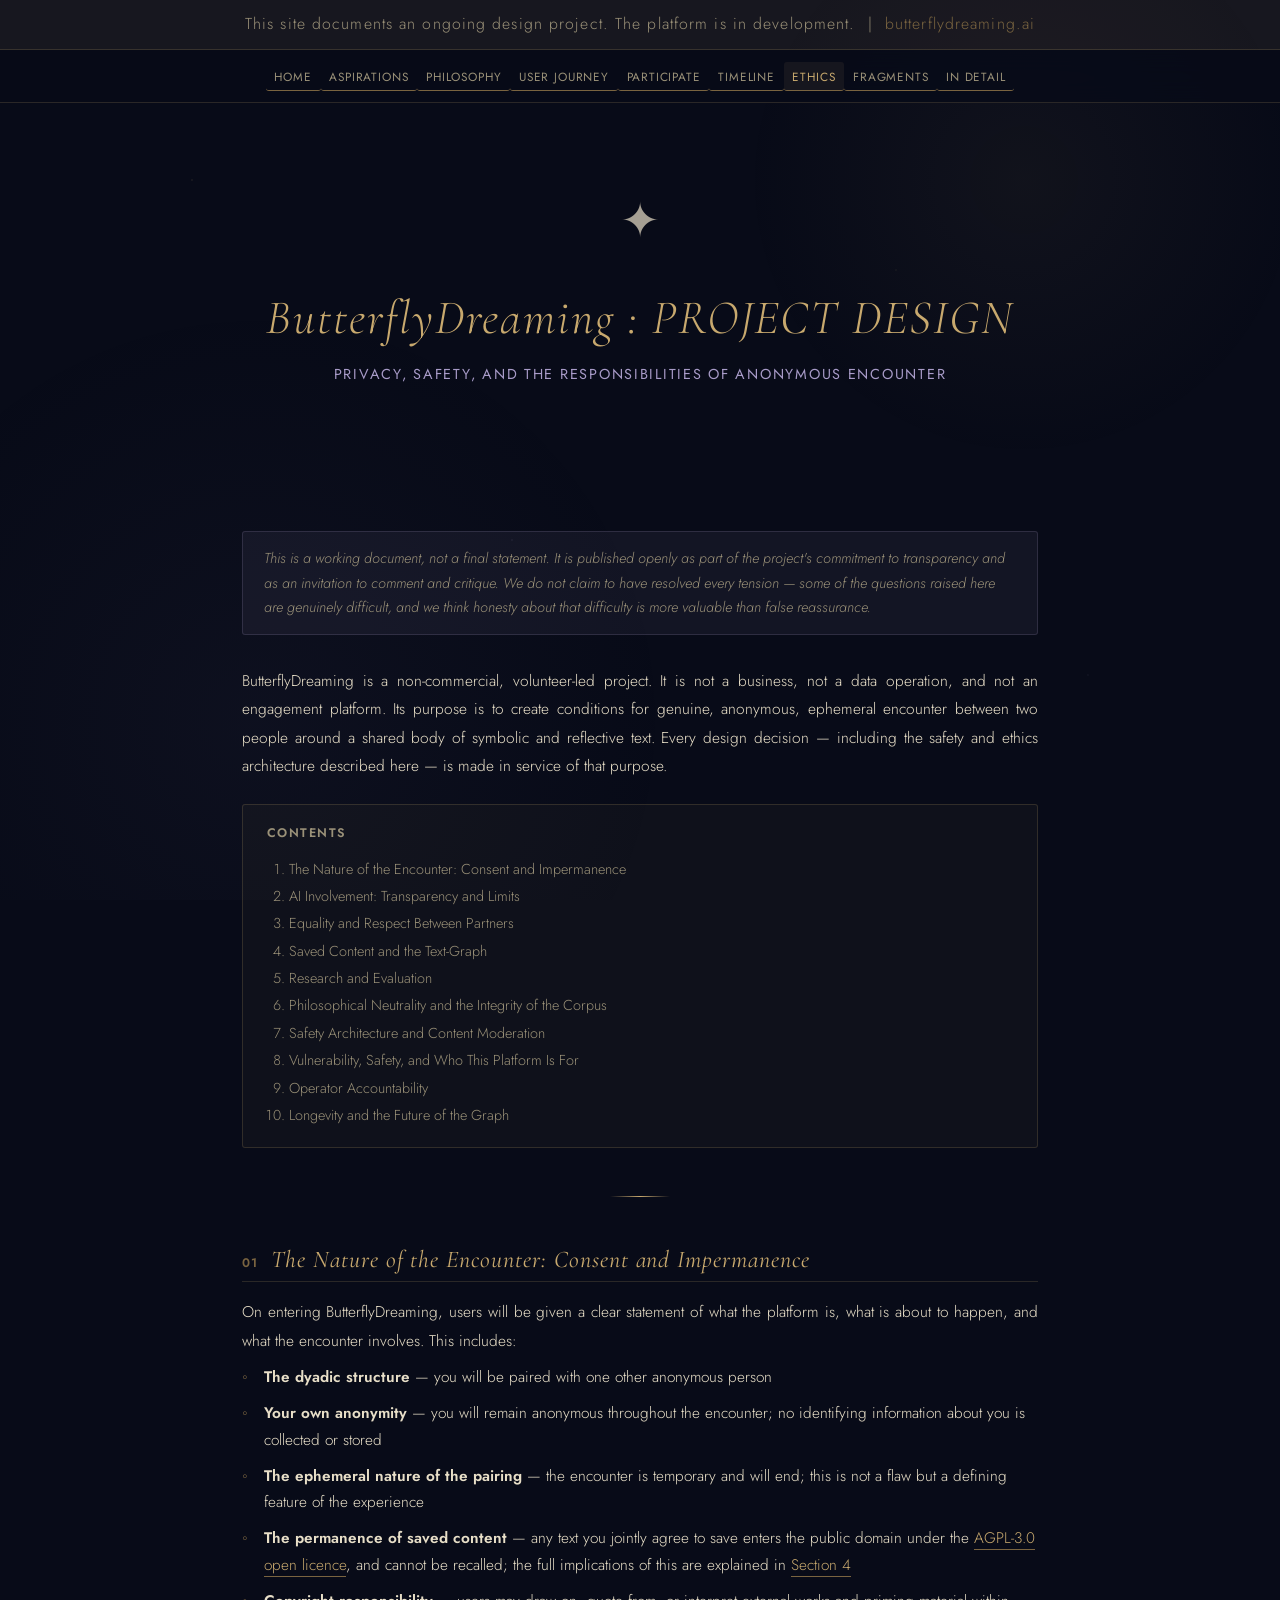
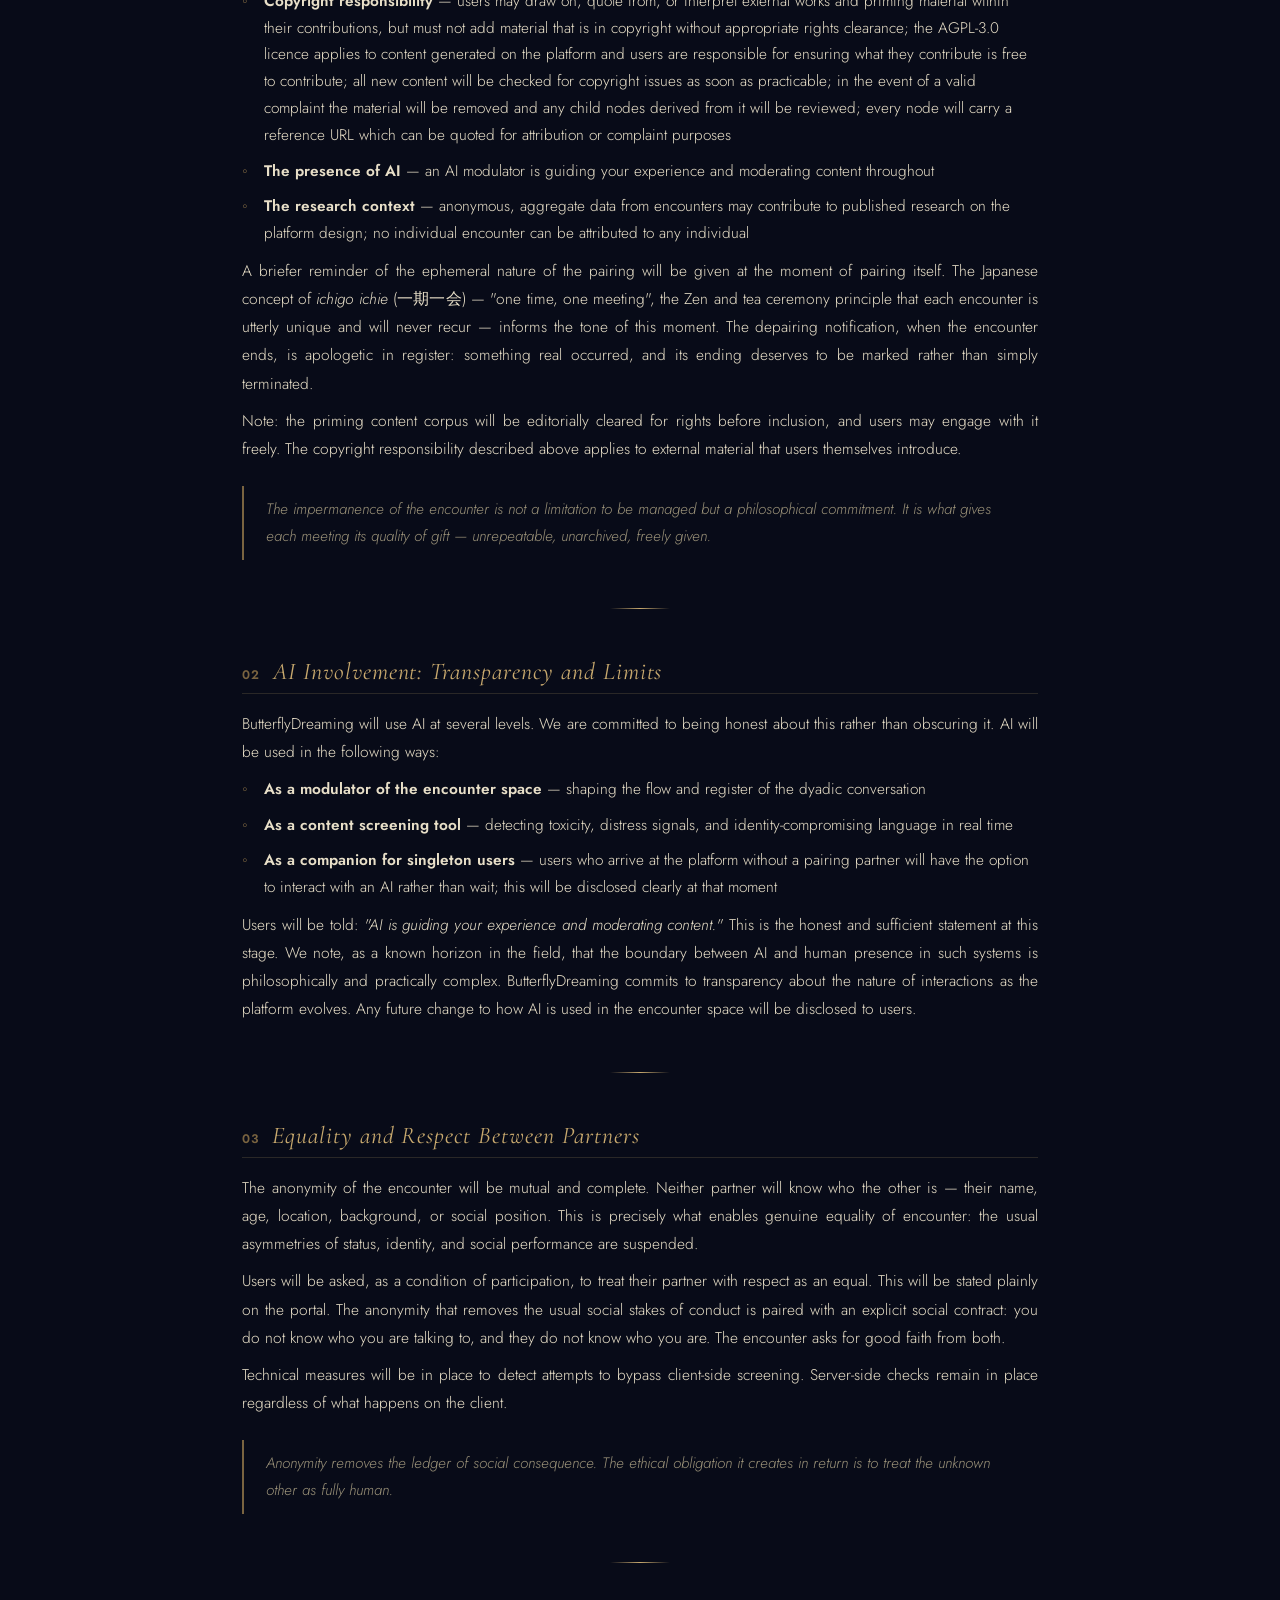
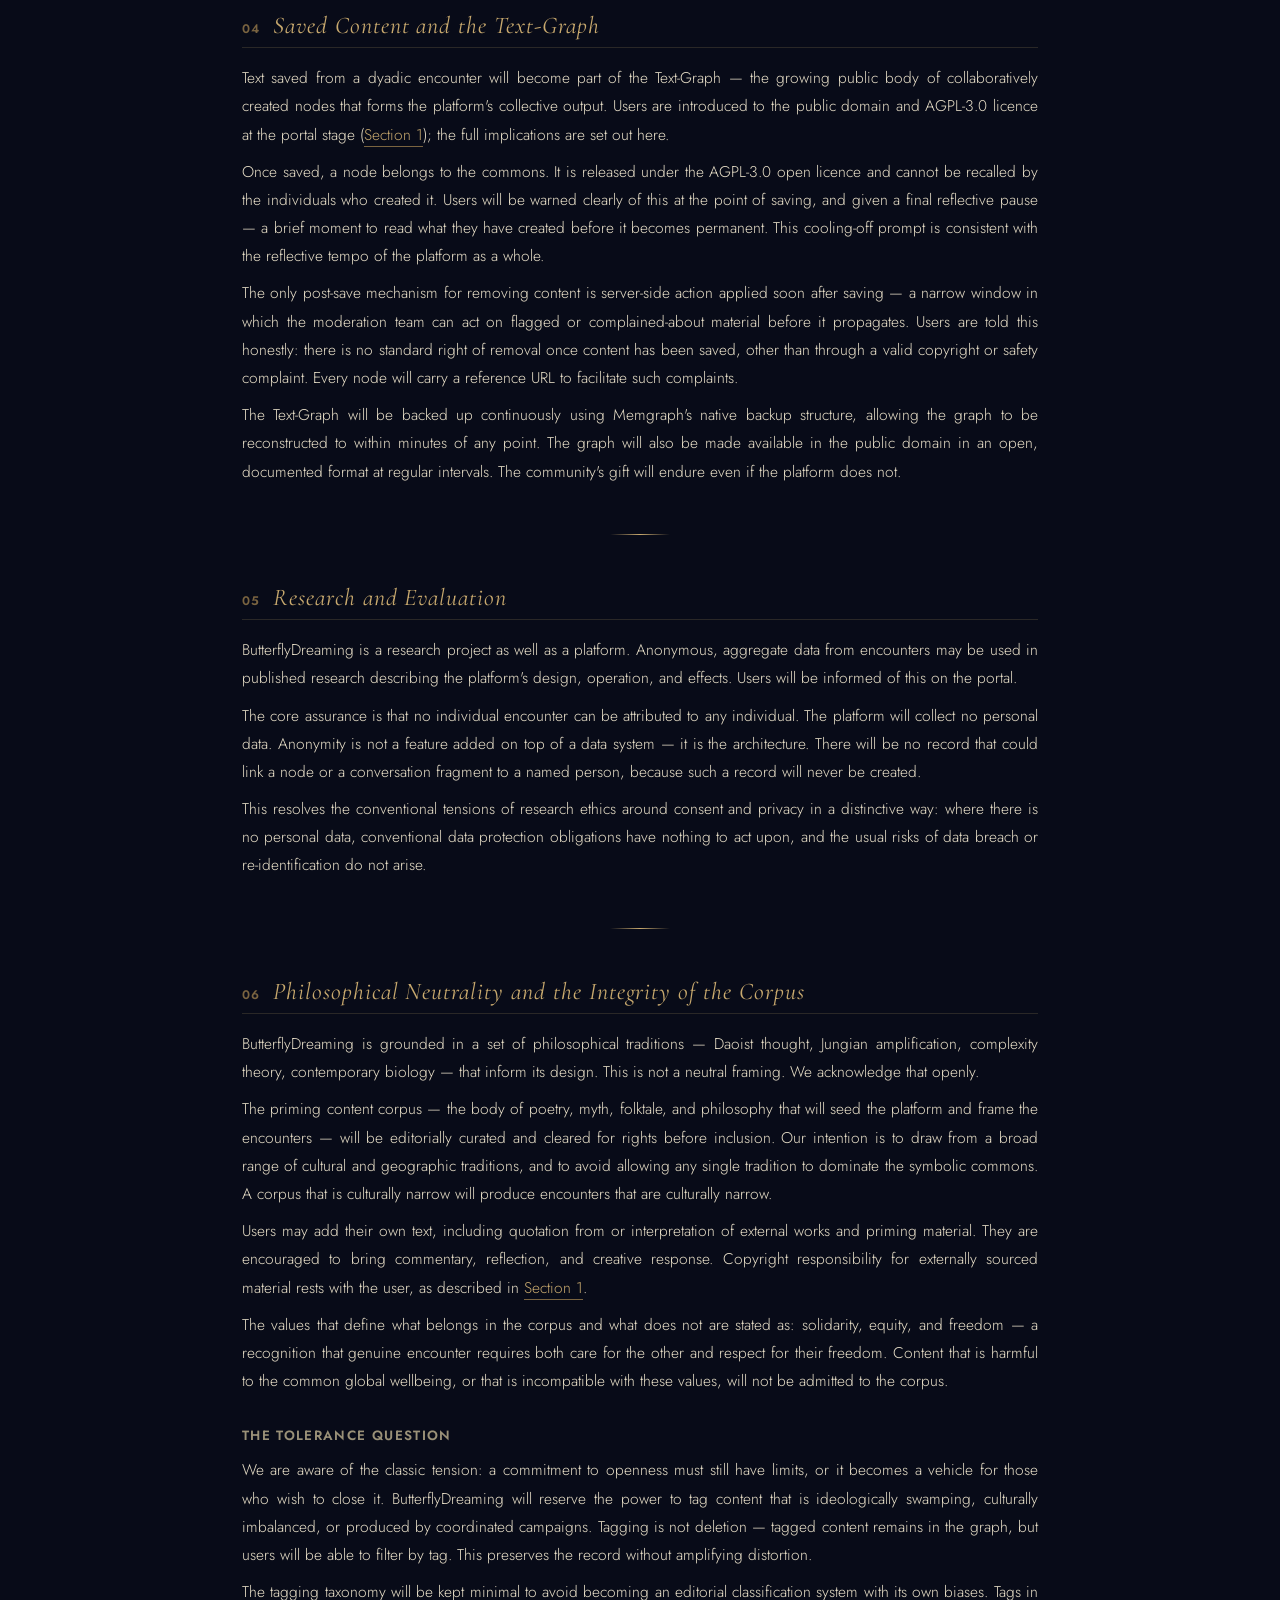
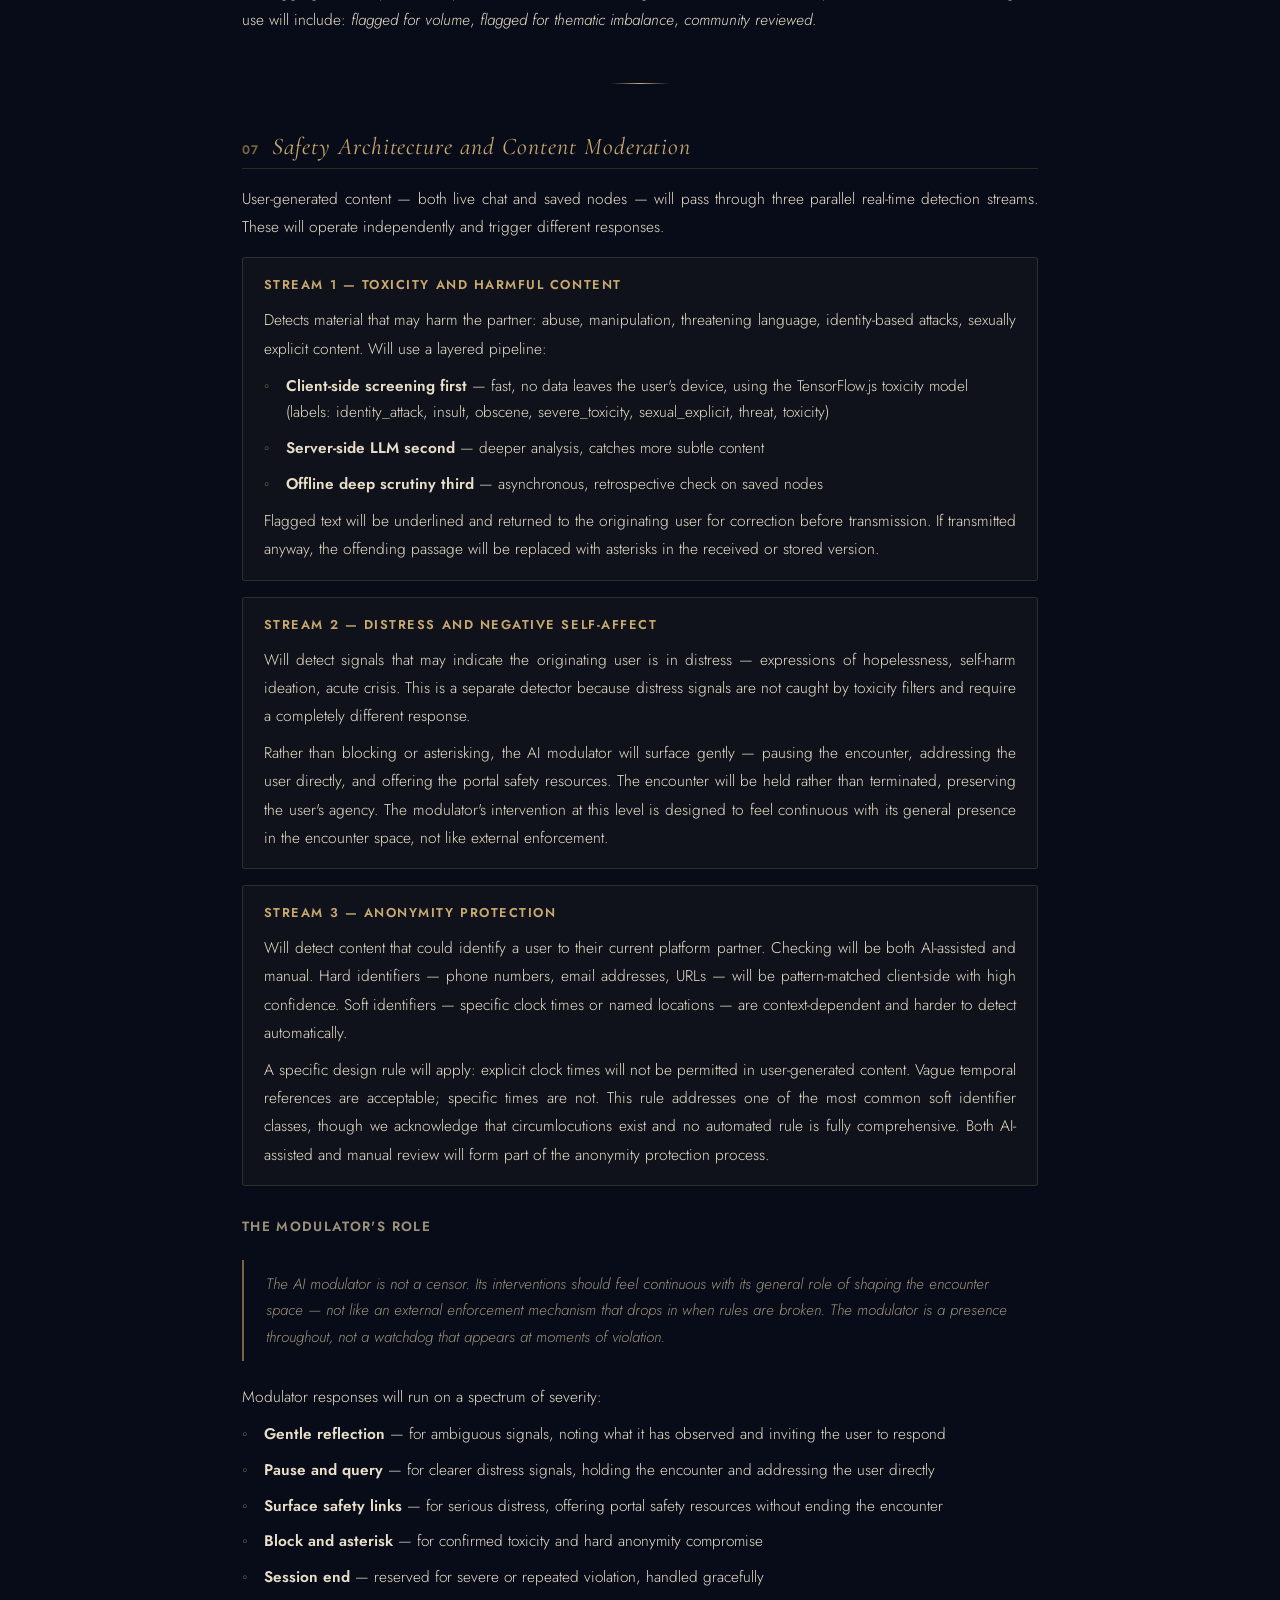
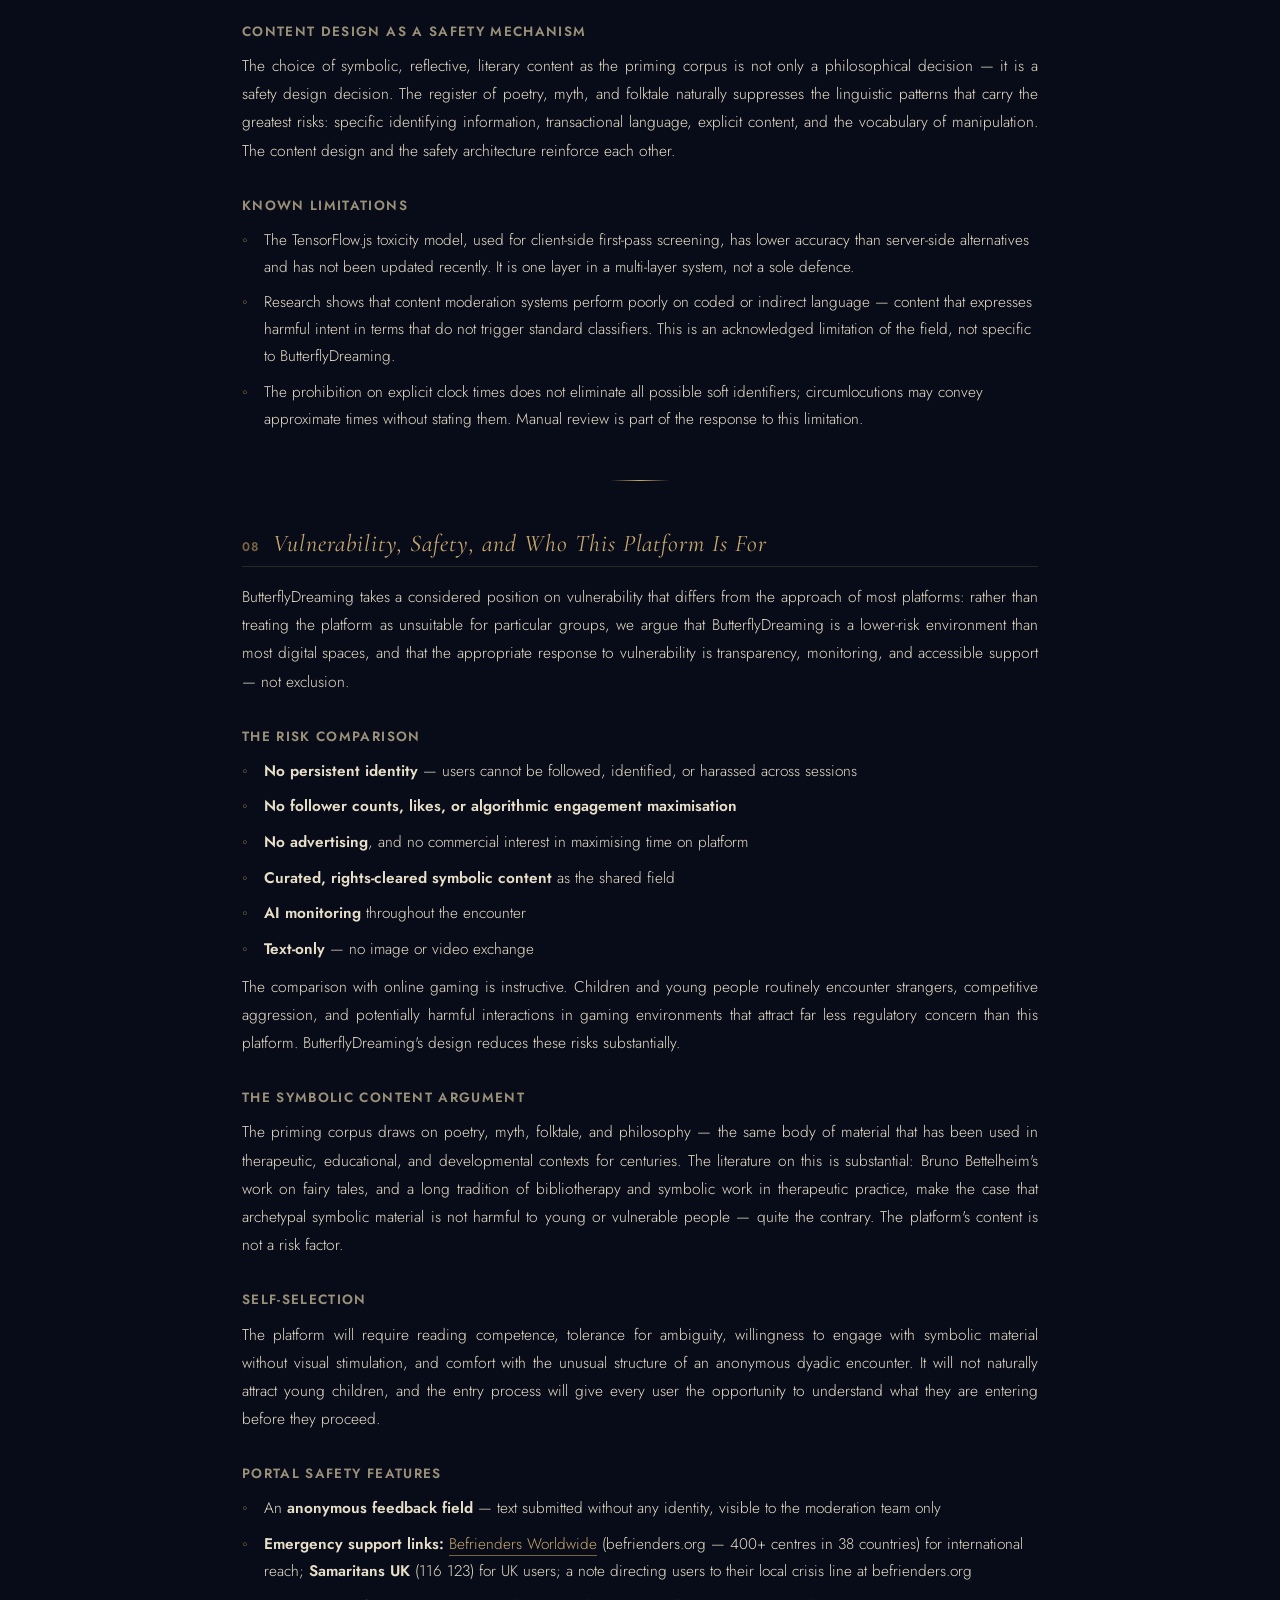
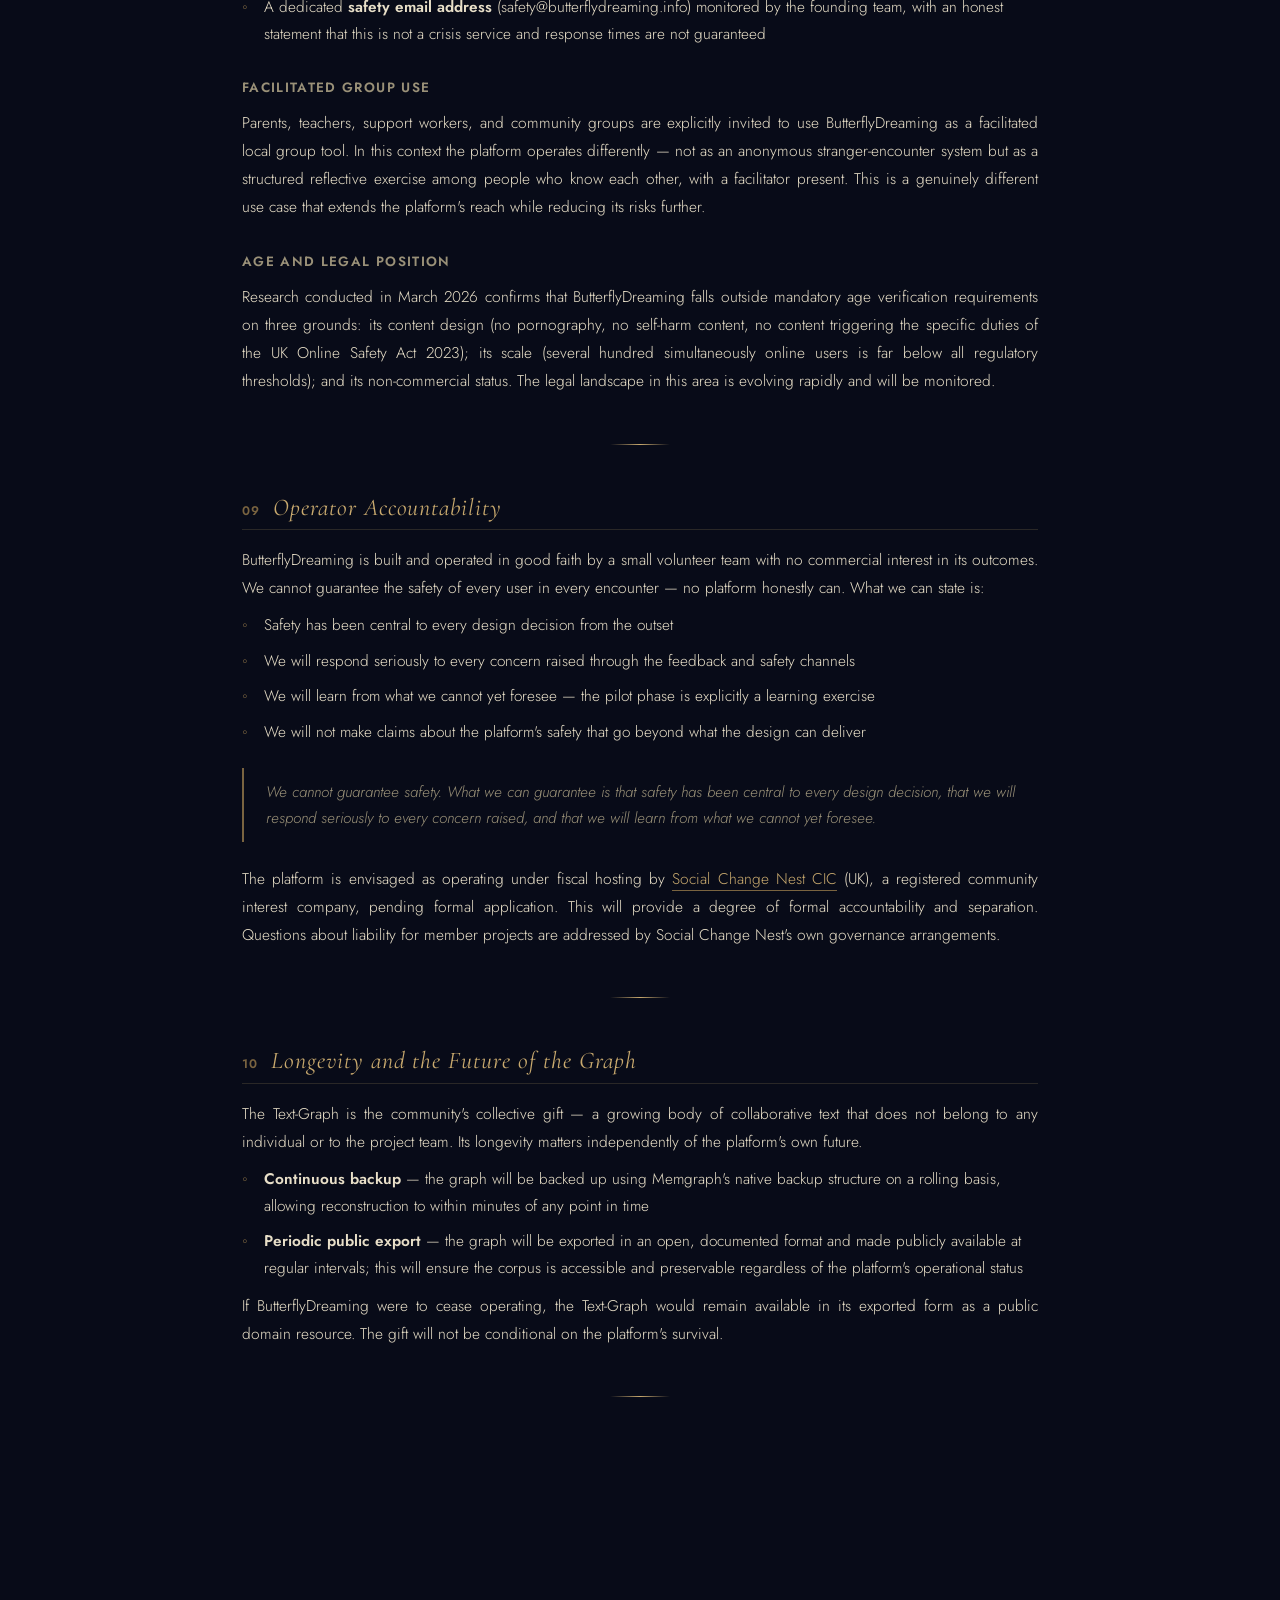
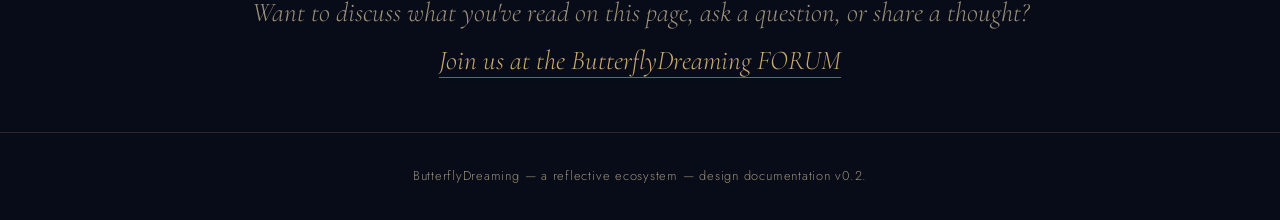
<file: ethics.html>
<!DOCTYPE html>
<html lang="en">
<head>
<meta charset="UTF-8">
<meta name="viewport" content="width=device-width, initial-scale=1.0">
<title>Ethics Framework — ButterflyDreaming : PROJECT DESIGN</title>
<link rel="stylesheet" href="style.css">
<style>
  .site-banner {
    background: rgba(200,169,110,0.08);
    border-bottom: 1px solid var(--border);
    text-align: center;
    padding: 0.65rem 1rem;
    font-size: 0.99rem;
    letter-spacing: 0.07em;
    color: var(--text-dim);
    position: relative;
    z-index: 101;
  }
  .site-banner a {
    color: var(--gold-dim);
    border-bottom: none;
  }

  /* Ethics page styles */
  .eth-section {
    margin: 2.8rem 0 1rem;
    padding-bottom: 0.4rem;
    border-bottom: 1px solid var(--border);
    display: flex;
    align-items: baseline;
    gap: 0.75rem;
  }
  .eth-section h2 {
    font-family: var(--font-head);
    font-size: 1.5rem;
    font-weight: 400;
    color: var(--gold);
    letter-spacing: 0.04em;
    border: none;
    margin: 0;
    padding: 0;
  }
  .eth-num {
    font-family: var(--font-body);
    font-size: 0.78rem;
    font-weight: 600;
    letter-spacing: 0.12em;
    color: var(--gold-dim);
    flex-shrink: 0;
    padding-top: 0.15rem;
  }
  .eth-subsection {
    margin: 1.8rem 0 0.5rem;
    font-family: var(--font-body);
    font-size: 0.84rem;
    font-weight: 600;
    letter-spacing: 0.1em;
    text-transform: uppercase;
    color: var(--text-dim);
  }
  .eth-body {
    color: var(--text);
    font-size: 0.97rem;
    line-height: 1.82;
    margin: 0.55rem 0;
    text-align: justify;
  }
  .eth-callout {
    border-left: 2px solid var(--gold-dim);
    padding: 0.65rem 1.4rem;
    margin: 1.4rem 0;
    color: var(--text-dim);
    font-style: italic;
    font-size: 0.95rem;
    line-height: 1.75;
  }
  .eth-list {
    list-style: none;
    padding: 0;
    margin: 0.6rem 0;
  }
  .eth-list li {
    position: relative;
    padding-left: 1.4rem;
    margin-bottom: 0.55rem;
    color: var(--text);
    font-size: 0.96rem;
    line-height: 1.75;
  }
  .eth-list li::before {
    content: '◦';
    position: absolute;
    left: 0;
    color: var(--gold-dim);
  }
  .eth-list li strong {
    color: var(--text);
    font-weight: 600;
  }
  .eth-stream {
    background: rgba(200,169,110,0.04);
    border: 1px solid var(--border);
    border-radius: 3px;
    padding: 1rem 1.3rem;
    margin: 1rem 0;
  }
  .eth-stream-label {
    font-family: var(--font-body);
    font-size: 0.8rem;
    font-weight: 600;
    letter-spacing: 0.12em;
    text-transform: uppercase;
    color: var(--gold);
    margin-bottom: 0.6rem;
  }
  .eth-draft-note {
    background: rgba(168,155,200,0.07);
    border: 1px solid rgba(168,155,200,0.18);
    border-radius: 3px;
    padding: 0.9rem 1.3rem;
    margin: 0 0 2rem;
    color: var(--text-dim);
    font-size: 0.9rem;
    line-height: 1.7;
    font-style: italic;
  }
  .toc {
    background: rgba(200,169,110,0.04);
    border: 1px solid var(--border);
    border-radius: 3px;
    padding: 1.1rem 1.5rem;
    margin: 1.5rem 0 2rem;
  }
  .toc-title {
    font-family: var(--font-body);
    font-size: 0.78rem;
    font-weight: 600;
    letter-spacing: 0.12em;
    text-transform: uppercase;
    color: var(--text-dim);
    margin-bottom: 0.7rem;
  }
  .toc ol {
    margin: 0;
    padding-left: 1.4rem;
    color: var(--text-dim);
    font-size: 0.9rem;
    line-height: 1.9;
  }
  .toc ol li a {
    color: var(--text-dim);
    border-bottom: none;
    text-decoration: none;
  }
  .toc ol li a:hover {
    color: var(--gold);
  }
  .eth-section {
    scroll-margin-top: 70px;
  }
</style>
</head>
<body>

<div class="site-banner">
  This site documents an ongoing design project. The platform is in development. &nbsp;|&nbsp; <a href="https://butterflydreaming.ai">butterflydreaming.ai</a>
</div>

<nav>
  <div class="nav-inner">
    <ul class="nav-links">
      <li><a href="index.html">Home</a></li>
      <li><a href="aspirations.html">Aspirations</a></li>
      <li><a href="philosophy.html">Philosophy</a></li>
      <li><a href="journey.html">User Journey</a></li>
      <li><a href="participate.html">Participate</a></li>
      <li><a href="timeline.html">Timeline</a></li>
      <li><a href="ethics.html" class="active">Ethics</a></li>
      <li><a href="fragments.html">Fragments</a></li>
      <li><a href="ui.html">In Detail</a></li>
    </ul>
  </div>
</nav>

<div class="hero">
  <div class="hero-glyph">✦</div>
  <h1 style="font-size: 3em;">ButterflyDreaming : PROJECT DESIGN</h1>
  <p class="subtitle">Privacy, safety, and the responsibilities of anonymous encounter</p>
</div>

<div class="page">

  <div class="eth-draft-note">
    This is a working document, not a final statement. It is published openly as part of the project's commitment to transparency and as an invitation to comment and critique. We do not claim to have resolved every tension — some of the questions raised here are genuinely difficult, and we think honesty about that difficulty is more valuable than false reassurance.
  </div>

  <p class="eth-body">
    ButterflyDreaming is a non-commercial, volunteer-led project. It is not a business, not a data operation, and not an engagement platform. Its purpose is to create conditions for genuine, anonymous, ephemeral encounter between two people around a shared body of symbolic and reflective text. Every design decision — including the safety and ethics architecture described here — is made in service of that purpose.
  </p>

  <div class="toc">
    <div class="toc-title">Contents</div>
    <ol>
      <li><a href="#consent">The Nature of the Encounter: Consent and Impermanence</a></li>
      <li><a href="#ai">AI Involvement: Transparency and Limits</a></li>
      <li><a href="#equality">Equality and Respect Between Partners</a></li>
      <li><a href="#commons">Saved Content and the Text-Graph</a></li>
      <li><a href="#research">Research and Evaluation</a></li>
      <li><a href="#neutrality">Philosophical Neutrality and the Integrity of the Corpus</a></li>
      <li><a href="#safety">Safety Architecture and Content Moderation</a></li>
      <li><a href="#vulnerability">Vulnerability, Safety, and Who This Platform Is For</a></li>
      <li><a href="#accountability">Operator Accountability</a></li>
      <li><a href="#longevity">Longevity and the Future of the Graph</a></li>
    </ol>
  </div>

  <div class="divider"></div>

  <!-- SECTION 1 -->
  <div class="eth-section" id="consent">
    <span class="eth-num">01</span>
    <h2>The Nature of the Encounter: Consent and Impermanence</h2>
  </div>

  <p class="eth-body">On entering ButterflyDreaming, users will be given a clear statement of what the platform is, what is about to happen, and what the encounter involves. This includes:</p>

  <ul class="eth-list">
    <li><strong>The dyadic structure</strong> — you will be paired with one other anonymous person</li>
    <li><strong>Your own anonymity</strong> — you will remain anonymous throughout the encounter; no identifying information about you is collected or stored</li>
    <li><strong>The ephemeral nature of the pairing</strong> — the encounter is temporary and will end; this is not a flaw but a defining feature of the experience</li>
    <li><strong>The permanence of saved content</strong> — any text you jointly agree to save enters the public domain under the <a href="https://www.gnu.org/licenses/agpl-3.0.en.html">AGPL-3.0 open licence</a>, and cannot be recalled; the full implications of this are explained in <a href="#commons">Section 4</a></li>
    <li><strong>Copyright responsibility</strong> — users may draw on, quote from, or interpret external works and priming material within their contributions, but must not add material that is in copyright without appropriate rights clearance; the AGPL-3.0 licence applies to content generated on the platform and users are responsible for ensuring what they contribute is free to contribute; all new content will be checked for copyright issues as soon as practicable; in the event of a valid complaint the material will be removed and any child nodes derived from it will be reviewed; every node will carry a reference URL which can be quoted for attribution or complaint purposes</li>
    <li><strong>The presence of AI</strong> — an AI modulator is guiding your experience and moderating content throughout</li>
    <li><strong>The research context</strong> — anonymous, aggregate data from encounters may contribute to published research on the platform design; no individual encounter can be attributed to any individual</li>
  </ul>

  <p class="eth-body">A briefer reminder of the ephemeral nature of the pairing will be given at the moment of pairing itself. The Japanese concept of <em>ichigo ichie</em> (一期一会) — "one time, one meeting", the Zen and tea ceremony principle that each encounter is utterly unique and will never recur — informs the tone of this moment. The depairing notification, when the encounter ends, is apologetic in register: something real occurred, and its ending deserves to be marked rather than simply terminated.</p>

  <p class="eth-body">Note: the priming content corpus will be editorially cleared for rights before inclusion, and users may engage with it freely. The copyright responsibility described above applies to external material that users themselves introduce.</p>

  <div class="eth-callout">
    The impermanence of the encounter is not a limitation to be managed but a philosophical commitment. It is what gives each meeting its quality of gift — unrepeatable, unarchived, freely given.
  </div>

  <div class="divider"></div>

  <!-- SECTION 2 -->
  <div class="eth-section" id="ai">
    <span class="eth-num">02</span>
    <h2>AI Involvement: Transparency and Limits</h2>
  </div>

  <p class="eth-body">ButterflyDreaming will use AI at several levels. We are committed to being honest about this rather than obscuring it. AI will be used in the following ways:</p>

  <ul class="eth-list">
    <li><strong>As a modulator of the encounter space</strong> — shaping the flow and register of the dyadic conversation</li>
    <li><strong>As a content screening tool</strong> — detecting toxicity, distress signals, and identity-compromising language in real time</li>
    <li><strong>As a companion for singleton users</strong> — users who arrive at the platform without a pairing partner will have the option to interact with an AI rather than wait; this will be disclosed clearly at that moment</li>
  </ul>

  <p class="eth-body">Users will be told: <em>"AI is guiding your experience and moderating content."</em> This is the honest and sufficient statement at this stage. We note, as a known horizon in the field, that the boundary between AI and human presence in such systems is philosophically and practically complex. ButterflyDreaming commits to transparency about the nature of interactions as the platform evolves. Any future change to how AI is used in the encounter space will be disclosed to users.</p>

  <div class="divider"></div>

  <!-- SECTION 3 -->
  <div class="eth-section" id="equality">
    <span class="eth-num">03</span>
    <h2>Equality and Respect Between Partners</h2>
  </div>

  <p class="eth-body">The anonymity of the encounter will be mutual and complete. Neither partner will know who the other is — their name, age, location, background, or social position. This is precisely what enables genuine equality of encounter: the usual asymmetries of status, identity, and social performance are suspended.</p>

  <p class="eth-body">Users will be asked, as a condition of participation, to treat their partner with respect as an equal. This will be stated plainly on the portal. The anonymity that removes the usual social stakes of conduct is paired with an explicit social contract: you do not know who you are talking to, and they do not know who you are. The encounter asks for good faith from both.</p>

  <p class="eth-body">Technical measures will be in place to detect attempts to bypass client-side screening. Server-side checks remain in place regardless of what happens on the client.</p>

  <div class="eth-callout">
    Anonymity removes the ledger of social consequence. The ethical obligation it creates in return is to treat the unknown other as fully human.
  </div>

  <div class="divider"></div>

  <!-- SECTION 4 -->
  <div class="eth-section" id="commons">
    <span class="eth-num">04</span>
    <h2>Saved Content and the Text-Graph</h2>
  </div>

  <p class="eth-body">Text saved from a dyadic encounter will become part of the Text-Graph — the growing public body of collaboratively created nodes that forms the platform's collective output. Users are introduced to the public domain and AGPL-3.0 licence at the portal stage (<a href="#consent">Section 1</a>); the full implications are set out here.</p>

  <p class="eth-body">Once saved, a node belongs to the commons. It is released under the AGPL-3.0 open licence and cannot be recalled by the individuals who created it. Users will be warned clearly of this at the point of saving, and given a final reflective pause — a brief moment to read what they have created before it becomes permanent. This cooling-off prompt is consistent with the reflective tempo of the platform as a whole.</p>

  <p class="eth-body">The only post-save mechanism for removing content is server-side action applied soon after saving — a narrow window in which the moderation team can act on flagged or complained-about material before it propagates. Users are told this honestly: there is no standard right of removal once content has been saved, other than through a valid copyright or safety complaint. Every node will carry a reference URL to facilitate such complaints.</p>

  <p class="eth-body">The Text-Graph will be backed up continuously using Memgraph's native backup structure, allowing the graph to be reconstructed to within minutes of any point. The graph will also be made available in the public domain in an open, documented format at regular intervals. The community's gift will endure even if the platform does not.</p>

  <div class="divider"></div>

  <!-- SECTION 5 -->
  <div class="eth-section" id="research">
    <span class="eth-num">05</span>
    <h2>Research and Evaluation</h2>
  </div>

  <p class="eth-body">ButterflyDreaming is a research project as well as a platform. Anonymous, aggregate data from encounters may be used in published research describing the platform's design, operation, and effects. Users will be informed of this on the portal.</p>

  <p class="eth-body">The core assurance is that no individual encounter can be attributed to any individual. The platform will collect no personal data. Anonymity is not a feature added on top of a data system — it is the architecture. There will be no record that could link a node or a conversation fragment to a named person, because such a record will never be created.</p>

  <p class="eth-body">This resolves the conventional tensions of research ethics around consent and privacy in a distinctive way: where there is no personal data, conventional data protection obligations have nothing to act upon, and the usual risks of data breach or re-identification do not arise.</p>

  <div class="divider"></div>

  <!-- SECTION 6 -->
  <div class="eth-section" id="neutrality">
    <span class="eth-num">06</span>
    <h2>Philosophical Neutrality and the Integrity of the Corpus</h2>
  </div>

  <p class="eth-body">ButterflyDreaming is grounded in a set of philosophical traditions — Daoist thought, Jungian amplification, complexity theory, contemporary biology — that inform its design. This is not a neutral framing. We acknowledge that openly.</p>

  <p class="eth-body">The priming content corpus — the body of poetry, myth, folktale, and philosophy that will seed the platform and frame the encounters — will be editorially curated and cleared for rights before inclusion. Our intention is to draw from a broad range of cultural and geographic traditions, and to avoid allowing any single tradition to dominate the symbolic commons. A corpus that is culturally narrow will produce encounters that are culturally narrow.</p>

  <p class="eth-body">Users may add their own text, including quotation from or interpretation of external works and priming material. They are encouraged to bring commentary, reflection, and creative response. Copyright responsibility for externally sourced material rests with the user, as described in <a href="#consent">Section 1</a>.</p>

  <p class="eth-body">The values that define what belongs in the corpus and what does not are stated as: solidarity, equity, and freedom — a recognition that genuine encounter requires both care for the other and respect for their freedom. Content that is harmful to the common global wellbeing, or that is incompatible with these values, will not be admitted to the corpus.</p>

  <p class="eth-subsection">The tolerance question</p>

  <p class="eth-body">We are aware of the classic tension: a commitment to openness must still have limits, or it becomes a vehicle for those who wish to close it. ButterflyDreaming will reserve the power to tag content that is ideologically swamping, culturally imbalanced, or produced by coordinated campaigns. Tagging is not deletion — tagged content remains in the graph, but users will be able to filter by tag. This preserves the record without amplifying distortion.</p>

  <p class="eth-body">The tagging taxonomy will be kept minimal to avoid becoming an editorial classification system with its own biases. Tags in use will include: <em>flagged for volume</em>, <em>flagged for thematic imbalance</em>, <em>community reviewed</em>.</p>

  <div class="divider"></div>

  <!-- SECTION 7 -->
  <div class="eth-section" id="safety">
    <span class="eth-num">07</span>
    <h2>Safety Architecture and Content Moderation</h2>
  </div>

  <p class="eth-body">User-generated content — both live chat and saved nodes — will pass through three parallel real-time detection streams. These will operate independently and trigger different responses.</p>

  <div class="eth-stream">
    <div class="eth-stream-label">Stream 1 — Toxicity and harmful content</div>
    <p class="eth-body" style="margin-top:0;">Detects material that may harm the partner: abuse, manipulation, threatening language, identity-based attacks, sexually explicit content. Will use a layered pipeline:</p>
    <ul class="eth-list">
      <li><strong>Client-side screening first</strong> — fast, no data leaves the user's device, using the TensorFlow.js toxicity model (labels: identity_attack, insult, obscene, severe_toxicity, sexual_explicit, threat, toxicity)</li>
      <li><strong>Server-side LLM second</strong> — deeper analysis, catches more subtle content</li>
      <li><strong>Offline deep scrutiny third</strong> — asynchronous, retrospective check on saved nodes</li>
    </ul>
    <p class="eth-body" style="margin-bottom:0;">Flagged text will be underlined and returned to the originating user for correction before transmission. If transmitted anyway, the offending passage will be replaced with asterisks in the received or stored version.</p>
  </div>

  <div class="eth-stream">
    <div class="eth-stream-label">Stream 2 — Distress and negative self-affect</div>
    <p class="eth-body" style="margin-top:0;">Will detect signals that may indicate the originating user is in distress — expressions of hopelessness, self-harm ideation, acute crisis. This is a separate detector because distress signals are not caught by toxicity filters and require a completely different response.</p>
    <p class="eth-body" style="margin-bottom:0;">Rather than blocking or asterisking, the AI modulator will surface gently — pausing the encounter, addressing the user directly, and offering the portal safety resources. The encounter will be held rather than terminated, preserving the user's agency. The modulator's intervention at this level is designed to feel continuous with its general presence in the encounter space, not like external enforcement.</p>
  </div>

  <div class="eth-stream">
    <div class="eth-stream-label">Stream 3 — Anonymity protection</div>
    <p class="eth-body" style="margin-top:0;">Will detect content that could identify a user to their current platform partner. Checking will be both AI-assisted and manual. Hard identifiers — phone numbers, email addresses, URLs — will be pattern-matched client-side with high confidence. Soft identifiers — specific clock times or named locations — are context-dependent and harder to detect automatically.</p>
    <p class="eth-body" style="margin-bottom:0;">A specific design rule will apply: explicit clock times will not be permitted in user-generated content. Vague temporal references are acceptable; specific times are not. This rule addresses one of the most common soft identifier classes, though we acknowledge that circumlocutions exist and no automated rule is fully comprehensive. Both AI-assisted and manual review will form part of the anonymity protection process.</p>
  </div>

  <p class="eth-subsection">The modulator's role</p>

  <div class="eth-callout">
    The AI modulator is not a censor. Its interventions should feel continuous with its general role of shaping the encounter space — not like an external enforcement mechanism that drops in when rules are broken. The modulator is a presence throughout, not a watchdog that appears at moments of violation.
  </div>

  <p class="eth-body">Modulator responses will run on a spectrum of severity:</p>
  <ul class="eth-list">
    <li><strong>Gentle reflection</strong> — for ambiguous signals, noting what it has observed and inviting the user to respond</li>
    <li><strong>Pause and query</strong> — for clearer distress signals, holding the encounter and addressing the user directly</li>
    <li><strong>Surface safety links</strong> — for serious distress, offering portal safety resources without ending the encounter</li>
    <li><strong>Block and asterisk</strong> — for confirmed toxicity and hard anonymity compromise</li>
    <li><strong>Session end</strong> — reserved for severe or repeated violation, handled gracefully</li>
  </ul>

  <p class="eth-subsection">Content design as a safety mechanism</p>

  <p class="eth-body">The choice of symbolic, reflective, literary content as the priming corpus is not only a philosophical decision — it is a safety design decision. The register of poetry, myth, and folktale naturally suppresses the linguistic patterns that carry the greatest risks: specific identifying information, transactional language, explicit content, and the vocabulary of manipulation. The content design and the safety architecture reinforce each other.</p>

  <p class="eth-subsection">Known limitations</p>

  <ul class="eth-list">
    <li>The TensorFlow.js toxicity model, used for client-side first-pass screening, has lower accuracy than server-side alternatives and has not been updated recently. It is one layer in a multi-layer system, not a sole defence.</li>
    <li>Research shows that content moderation systems perform poorly on coded or indirect language — content that expresses harmful intent in terms that do not trigger standard classifiers. This is an acknowledged limitation of the field, not specific to ButterflyDreaming.</li>
    <li>The prohibition on explicit clock times does not eliminate all possible soft identifiers; circumlocutions may convey approximate times without stating them. Manual review is part of the response to this limitation.</li>
  </ul>

  <div class="divider"></div>

  <!-- SECTION 8 -->
  <div class="eth-section" id="vulnerability">
    <span class="eth-num">08</span>
    <h2>Vulnerability, Safety, and Who This Platform Is For</h2>
  </div>

  <p class="eth-body">ButterflyDreaming takes a considered position on vulnerability that differs from the approach of most platforms: rather than treating the platform as unsuitable for particular groups, we argue that ButterflyDreaming is a lower-risk environment than most digital spaces, and that the appropriate response to vulnerability is transparency, monitoring, and accessible support — not exclusion.</p>

  <p class="eth-subsection">The risk comparison</p>

  <ul class="eth-list">
    <li><strong>No persistent identity</strong> — users cannot be followed, identified, or harassed across sessions</li>
    <li><strong>No follower counts, likes, or algorithmic engagement maximisation</strong></li>
    <li><strong>No advertising</strong>, and no commercial interest in maximising time on platform</li>
    <li><strong>Curated, rights-cleared symbolic content</strong> as the shared field</li>
    <li><strong>AI monitoring</strong> throughout the encounter</li>
    <li><strong>Text-only</strong> — no image or video exchange</li>
  </ul>

  <p class="eth-body">The comparison with online gaming is instructive. Children and young people routinely encounter strangers, competitive aggression, and potentially harmful interactions in gaming environments that attract far less regulatory concern than this platform. ButterflyDreaming's design reduces these risks substantially.</p>

  <p class="eth-subsection">The symbolic content argument</p>

  <p class="eth-body">The priming corpus draws on poetry, myth, folktale, and philosophy — the same body of material that has been used in therapeutic, educational, and developmental contexts for centuries. The literature on this is substantial: Bruno Bettelheim's work on fairy tales, and a long tradition of bibliotherapy and symbolic work in therapeutic practice, make the case that archetypal symbolic material is not harmful to young or vulnerable people — quite the contrary. The platform's content is not a risk factor.</p>

  <p class="eth-subsection">Self-selection</p>

  <p class="eth-body">The platform will require reading competence, tolerance for ambiguity, willingness to engage with symbolic material without visual stimulation, and comfort with the unusual structure of an anonymous dyadic encounter. It will not naturally attract young children, and the entry process will give every user the opportunity to understand what they are entering before they proceed.</p>

  <p class="eth-subsection">Portal safety features</p>

  <ul class="eth-list">
    <li>An <strong>anonymous feedback field</strong> — text submitted without any identity, visible to the moderation team only</li>
    <li><strong>Emergency support links:</strong> <a href="https://www.befrienders.org">Befrienders Worldwide</a> (befrienders.org — 400+ centres in 38 countries) for international reach; <strong>Samaritans UK</strong> (116 123) for UK users; a note directing users to their local crisis line at befrienders.org</li>
    <li>A dedicated <strong>safety email address</strong> (safety@butterflydreaming.info) monitored by the founding team, with an honest statement that this is not a crisis service and response times are not guaranteed</li>
  </ul>

  <p class="eth-subsection">Facilitated group use</p>

  <p class="eth-body">Parents, teachers, support workers, and community groups are explicitly invited to use ButterflyDreaming as a facilitated local group tool. In this context the platform operates differently — not as an anonymous stranger-encounter system but as a structured reflective exercise among people who know each other, with a facilitator present. This is a genuinely different use case that extends the platform's reach while reducing its risks further.</p>

  <p class="eth-subsection">Age and legal position</p>

  <p class="eth-body">Research conducted in March 2026 confirms that ButterflyDreaming falls outside mandatory age verification requirements on three grounds: its content design (no pornography, no self-harm content, no content triggering the specific duties of the UK Online Safety Act 2023); its scale (several hundred simultaneously online users is far below all regulatory thresholds); and its non-commercial status. The legal landscape in this area is evolving rapidly and will be monitored.</p>

  <div class="divider"></div>

  <!-- SECTION 9 -->
  <div class="eth-section" id="accountability">
    <span class="eth-num">09</span>
    <h2>Operator Accountability</h2>
  </div>

  <p class="eth-body">ButterflyDreaming is built and operated in good faith by a small volunteer team with no commercial interest in its outcomes. We cannot guarantee the safety of every user in every encounter — no platform honestly can. What we can state is:</p>

  <ul class="eth-list">
    <li>Safety has been central to every design decision from the outset</li>
    <li>We will respond seriously to every concern raised through the feedback and safety channels</li>
    <li>We will learn from what we cannot yet foresee — the pilot phase is explicitly a learning exercise</li>
    <li>We will not make claims about the platform's safety that go beyond what the design can deliver</li>
  </ul>

  <div class="eth-callout">
    We cannot guarantee safety. What we can guarantee is that safety has been central to every design decision, that we will respond seriously to every concern raised, and that we will learn from what we cannot yet foresee.
  </div>

  <p class="eth-body">The platform is envisaged as operating under fiscal hosting by <a href="https://thesocialchangenest.org">Social Change Nest CIC</a> (UK), a registered community interest company, pending formal application. This will provide a degree of formal accountability and separation. Questions about liability for member projects are addressed by Social Change Nest's own governance arrangements.</p>

  <div class="divider"></div>

  <!-- SECTION 10 -->
  <div class="eth-section" id="longevity">
    <span class="eth-num">10</span>
    <h2>Longevity and the Future of the Graph</h2>
  </div>

  <p class="eth-body">The Text-Graph is the community's collective gift — a growing body of collaborative text that does not belong to any individual or to the project team. Its longevity matters independently of the platform's own future.</p>

  <ul class="eth-list">
    <li><strong>Continuous backup</strong> — the graph will be backed up using Memgraph's native backup structure on a rolling basis, allowing reconstruction to within minutes of any point in time</li>
    <li><strong>Periodic public export</strong> — the graph will be exported in an open, documented format and made publicly available at regular intervals; this will ensure the corpus is accessible and preservable regardless of the platform's operational status</li>
  </ul>

  <p class="eth-body">If ButterflyDreaming were to cease operating, the Text-Graph would remain available in its exported form as a public domain resource. The gift will not be conditional on the platform's survival.</p>

  <div class="divider"></div>




</div>

<!-- Community forum link -->
<div style="max-width:860px; margin:3rem auto; padding:0 2rem; text-align:center;">
  <p style="font-size:1.7rem; color:var(--text-dim); font-style:italic; line-height:1.75; font-family:var(--font-head);">
    Want to discuss what you've read on this page, ask a question, or share a thought? <a href="https://forum.butterflydreaming.info">Join us at the ButterflyDreaming FORUM</a>
  </p>
</div>

<footer>
  ButterflyDreaming &mdash; a reflective ecosystem &mdash; design documentation v0.2.
</footer>

</body>
</html>
</file>
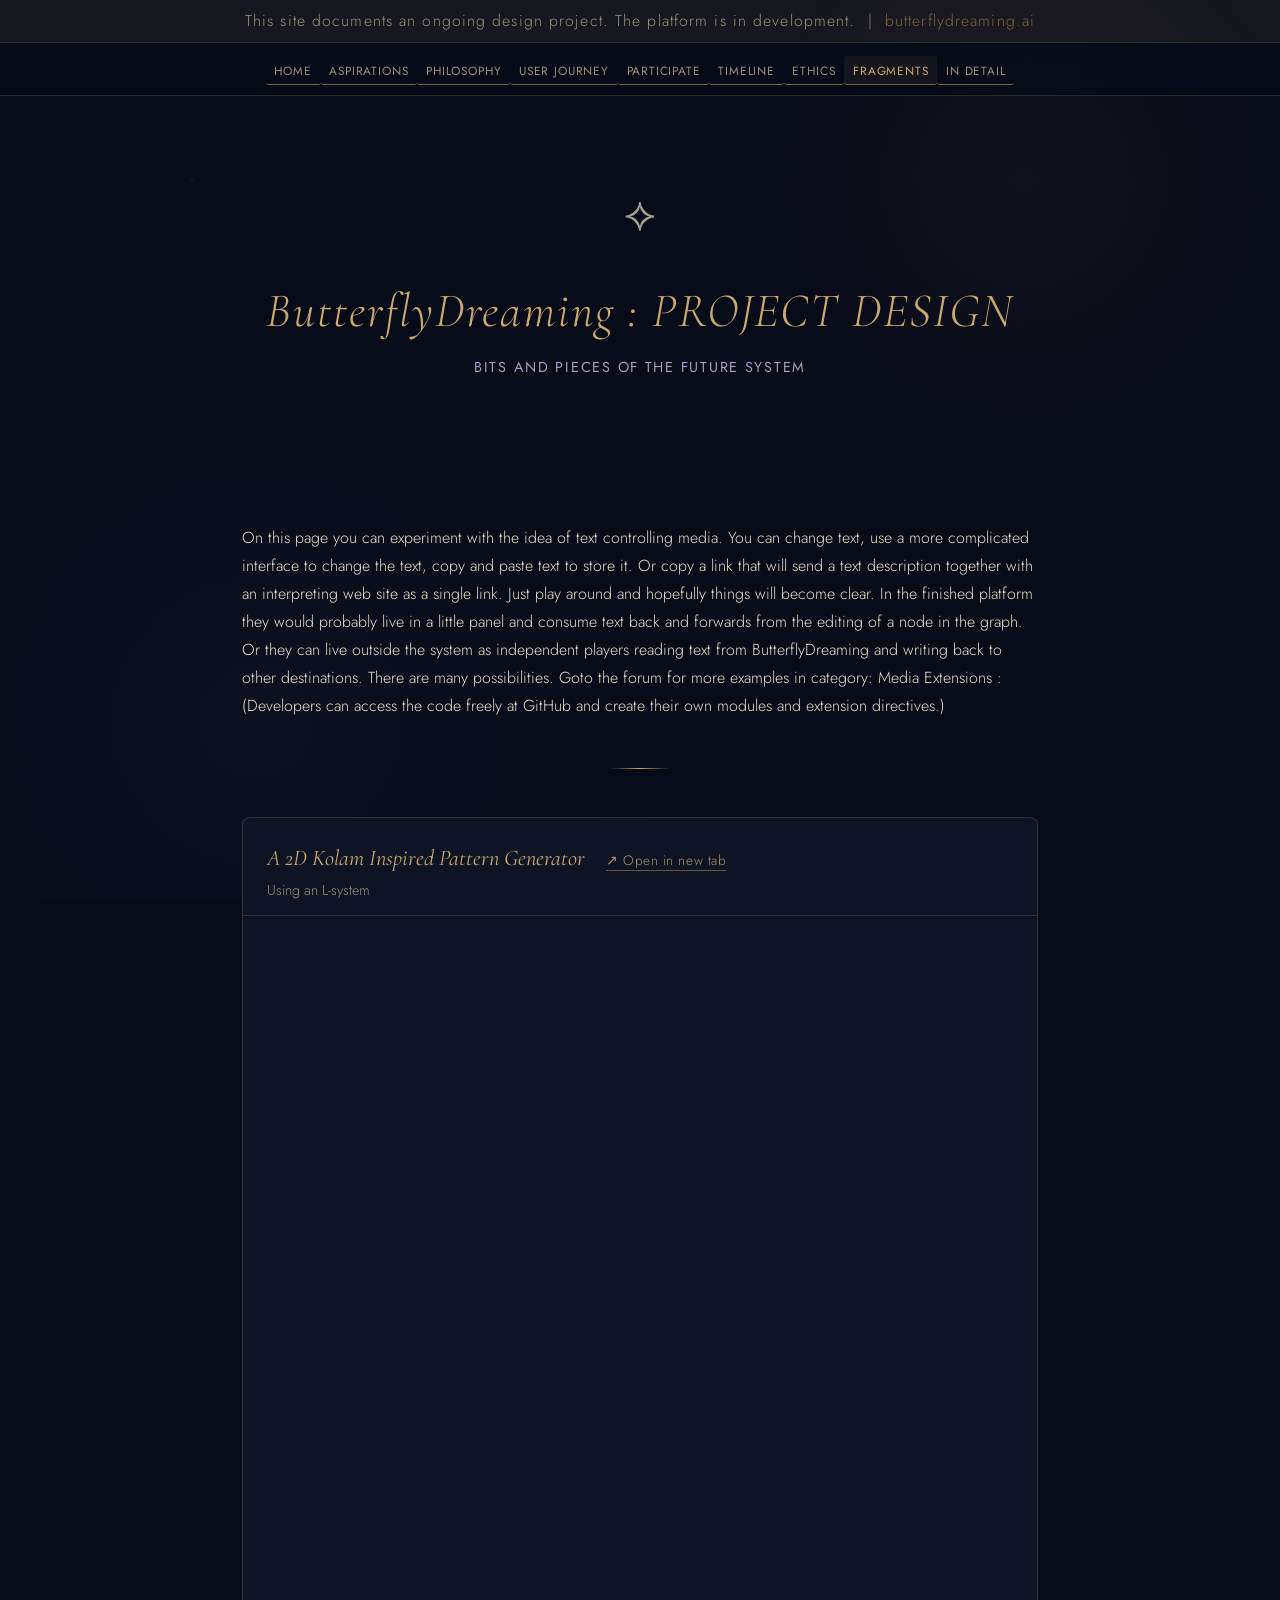
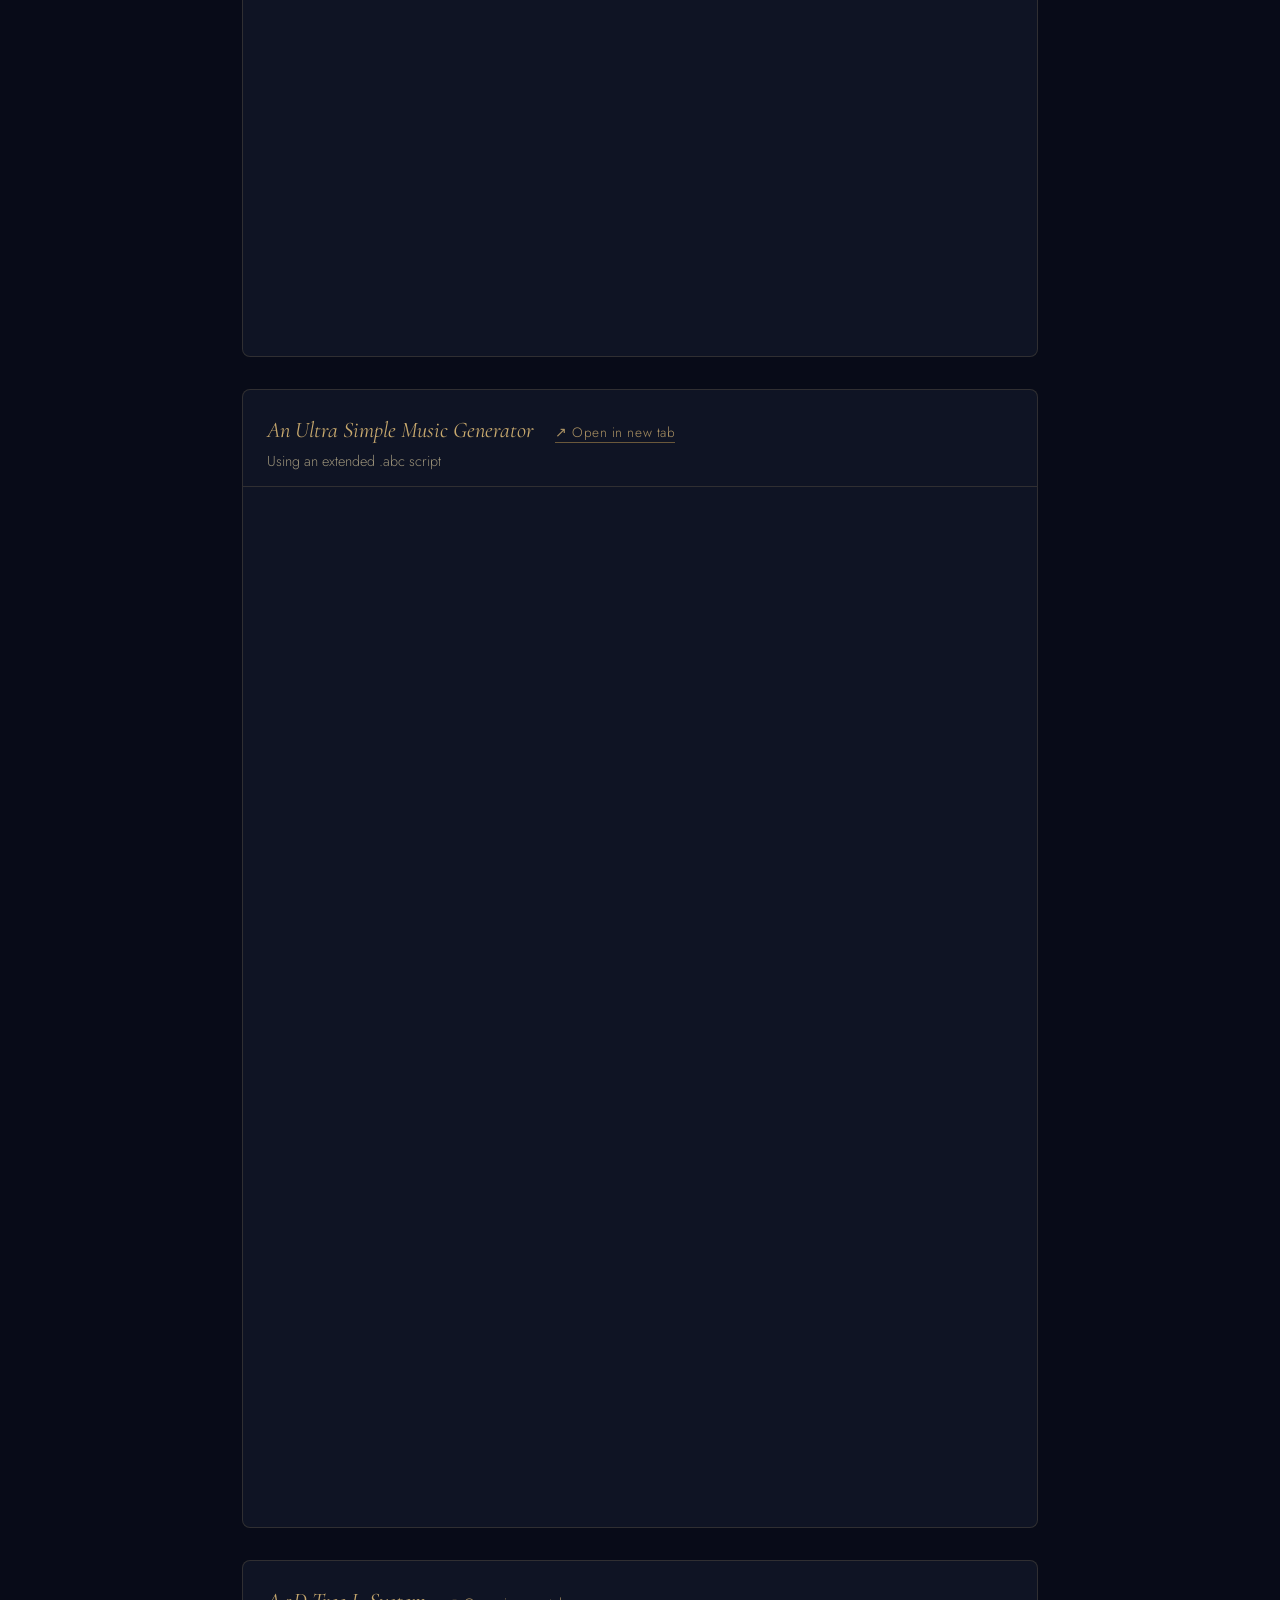
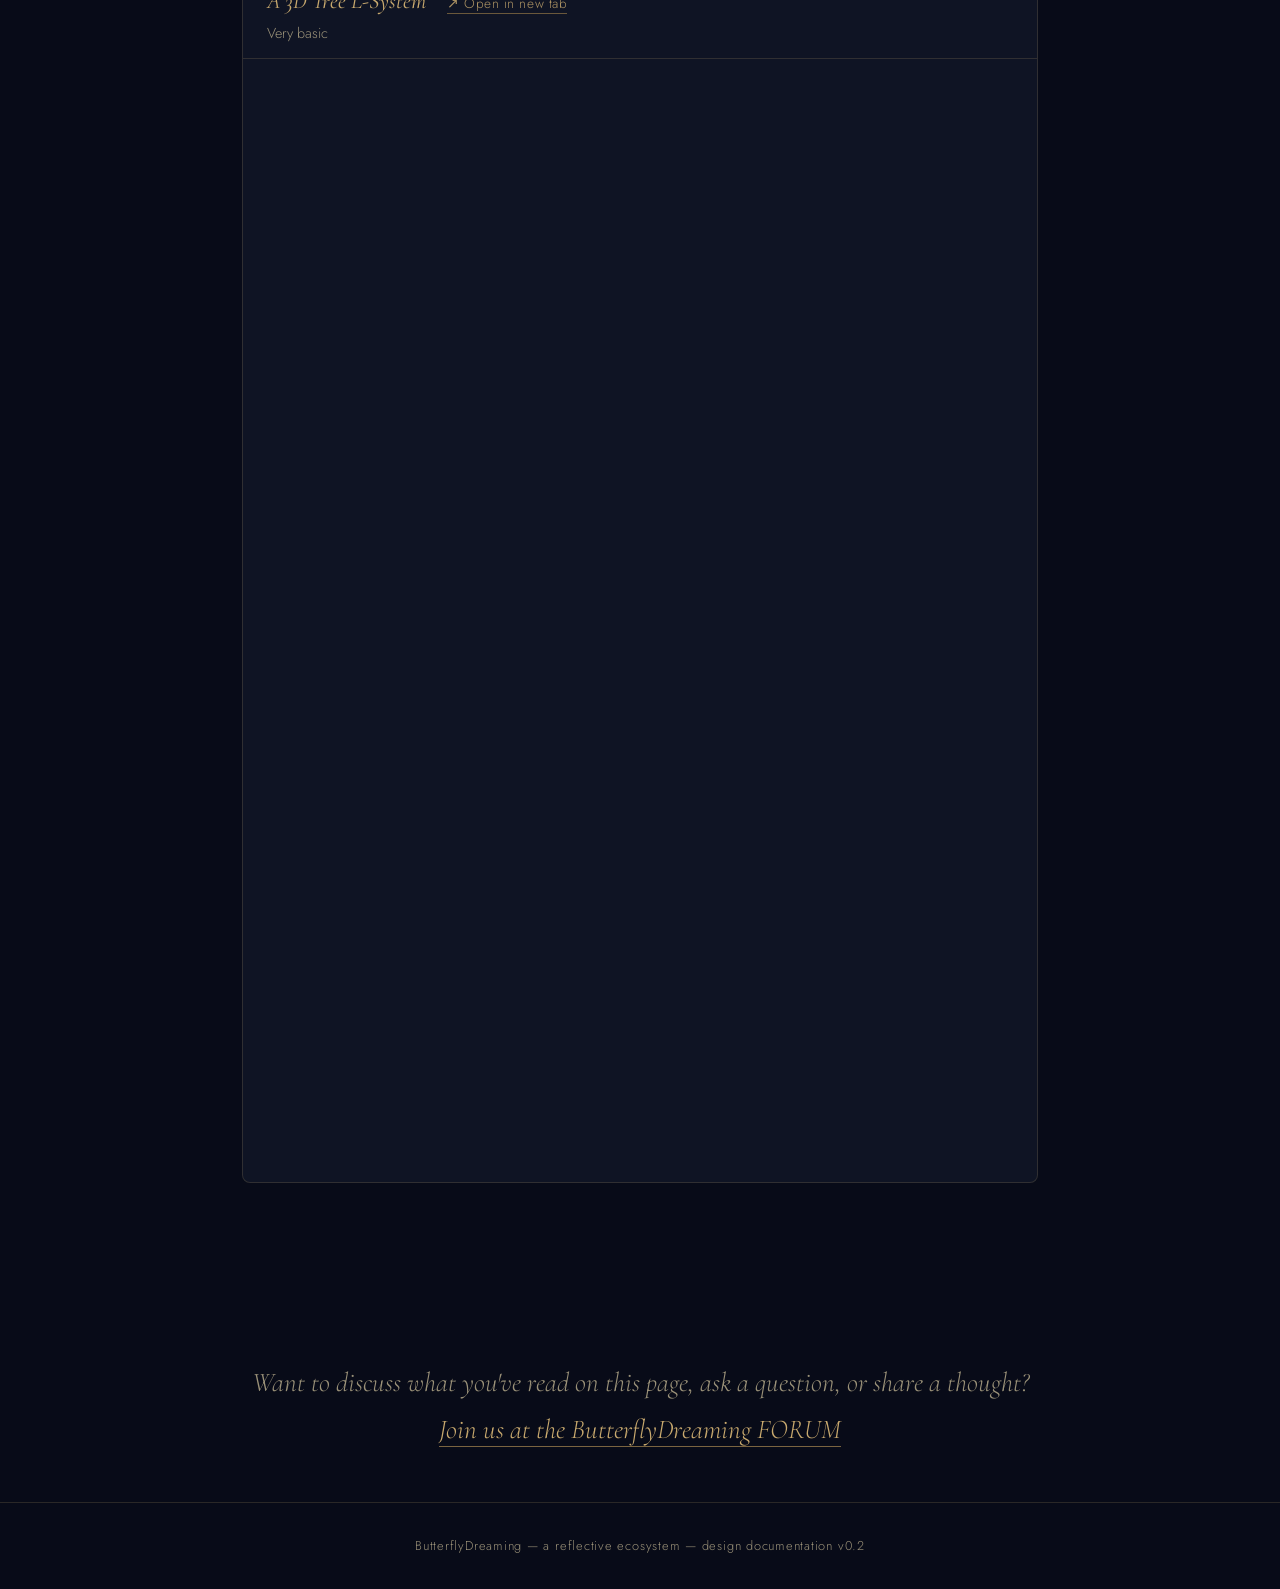
<file: fragments.html>
<!DOCTYPE html>
<html lang="en">
<head>
<meta charset="UTF-8">
<meta name="viewport" content="width=device-width, initial-scale=1.0">
<title>Fragments — ButterflyDreaming : PROJECT DESIGN</title>
<link rel="stylesheet" href="style.css">
<style>
  .site-banner {
    background: rgba(200,169,110,0.08);
    border-bottom: 1px solid var(--border);
    text-align: center;
    padding: 0.45rem 1rem;
    font-size: 0.99rem;
    letter-spacing: 0.07em;
    color: var(--text-dim);
    position: relative;
    z-index: 101;
  }
  .site-banner a { color: var(--gold-dim); border-bottom: none; }
  .fragment-panel {
    margin: 2rem 0;
    border: 1px solid var(--border);
    border-radius: 8px;
    overflow: hidden;
    background: var(--bg2);
  }
  .fragment-panel-header {
    padding: 1.25rem 1.5rem 0.75rem;
    border-bottom: 1px solid var(--border);
  }
  .fragment-panel-header h3 {
    margin: 0 0 0.3rem;
    font-family: var(--font-head);
    font-size: 1.4rem;
    font-weight: 400;
    color: var(--gold);
    font-style: italic;
  }
  .fragment-panel-header p {
    margin: 0;
    color: var(--text-dim);
    font-size: 0.9rem;
  }
  .fragment-panel iframe {
    display: block;
    width: 100%;
    height: 1040px;
    border: none;
  }
  .fragment-open-link {
    font-family: var(--font-body);
    font-size: 0.85rem;
    color: var(--gold);
    text-decoration: none;
    letter-spacing: 0.04em;
    margin-left: 1rem;
    opacity: 0.85;
  }
  .fragment-open-link:hover { opacity: 1; }
  .fragment-panel-header h3 { display: inline; }
</style>
</head>
<body>

<div class="site-banner">
  This site documents an ongoing design project. The platform is in development. &nbsp;|&nbsp; <a href="https://butterflydreaming.ai">butterflydreaming.ai</a>
</div>

<nav>
  <div class="nav-inner">
    <ul class="nav-links">
      <li><a href="index.html">Home</a></li>
      <li><a href="aspirations.html">Aspirations</a></li>
      <li><a href="philosophy.html">Philosophy</a></li>
      <li><a href="journey.html">User Journey</a></li>
      <li><a href="participate.html">Participate</a></li>
      <li><a href="timeline.html">Timeline</a></li>
      <li><a href="ethics.html">Ethics</a></li>
      <li><a href="fragments.html" class="active">Fragments</a></li>
      <li><a href="ui.html">In Detail</a></li>
    </ul>
  </div>
</nav>

<div class="hero">
  <div class="hero-glyph">⟡</div>

  <h1 style="font-size: 3em;">ButterflyDreaming : PROJECT DESIGN</h1>
  <p class="subtitle">BITS AND PIECES OF THE FUTURE SYSTEM</p>
</div>

<div class="page">

  <p>
    On this page you can experiment with the idea of text controlling media. You can change text, use a more complicated interface to change the text, copy and paste text to store it. Or copy a link that will send a text description together with an interpreting web site as a single link. Just play around and hopefully things will become clear. In the finished platform they would probably live in a little panel and consume text back and forwards from the editing of a node in the graph. Or they can live outside the system as independent players reading text from ButterflyDreaming and writing back to other destinations. There are many possibilities. Goto the forum for more examples in category: Media Extensions : (Developers can access the code freely at GitHub and create their own modules and extension directives.)
  </p>

  <div class="divider"></div>

  <div class="fragment-panel">
    <div class="fragment-panel-header">
      <h3>A 2D Kolam Inspired Pattern Generator</h3>
      <a class="fragment-open-link" href="https://wrcstewart.github.io/butterflydreaming_visual_1/" target="_blank" rel="noopener noreferrer">↗ Open in new tab</a>
      <p>Using an L-system</p>
    </div>
    <iframe src="https://wrcstewart.github.io/butterflydreaming_visual_1/" title="A 2D Kolam Inspired Pattern Generator" loading="lazy"></iframe>
  </div>

  <div class="fragment-panel">
    <div class="fragment-panel-header">
      <h3>An Ultra Simple Music Generator</h3>
      <a class="fragment-open-link" href="https://wrcstewart.github.io/butterflydreaming_music_1/" target="_blank" rel="noopener noreferrer">↗ Open in new tab</a>
      <p>Using an extended .abc script</p>
    </div>
    <iframe src="https://wrcstewart.github.io/butterflydreaming_music_1/" title="An Ultra Simple Music Generator" loading="lazy"></iframe>
  </div>

  <div class="fragment-panel">
    <div class="fragment-panel-header">
      <h3>A 3D Tree L-System</h3>
      <a class="fragment-open-link" href="https://wrcstewart.github.io/butterflydreaming_3d_1/" target="_blank" rel="noopener noreferrer">↗ Open in new tab</a>
      <p>Very basic</p>
    </div>
    <iframe src="https://wrcstewart.github.io/butterflydreaming_3d_1/" title="A 3D Tree L-System" loading="lazy" style="height:1123px;"></iframe>
  </div>

</div>

<!-- Community forum link -->
<div style="max-width:860px; margin:3rem auto; padding:0 2rem; text-align:center;">
  <p style="font-size:1.7rem; color:var(--text-dim); font-style:italic; line-height:1.75; font-family:var(--font-head);">
    Want to discuss what you've read on this page, ask a question, or share a thought? <a href="https://forum.butterflydreaming.info">Join us at the ButterflyDreaming FORUM</a>
  </p>
</div>

<footer>
  ButterflyDreaming &mdash; a reflective ecosystem &mdash; design documentation v0.2
</footer>

</body>
</html>
</file>
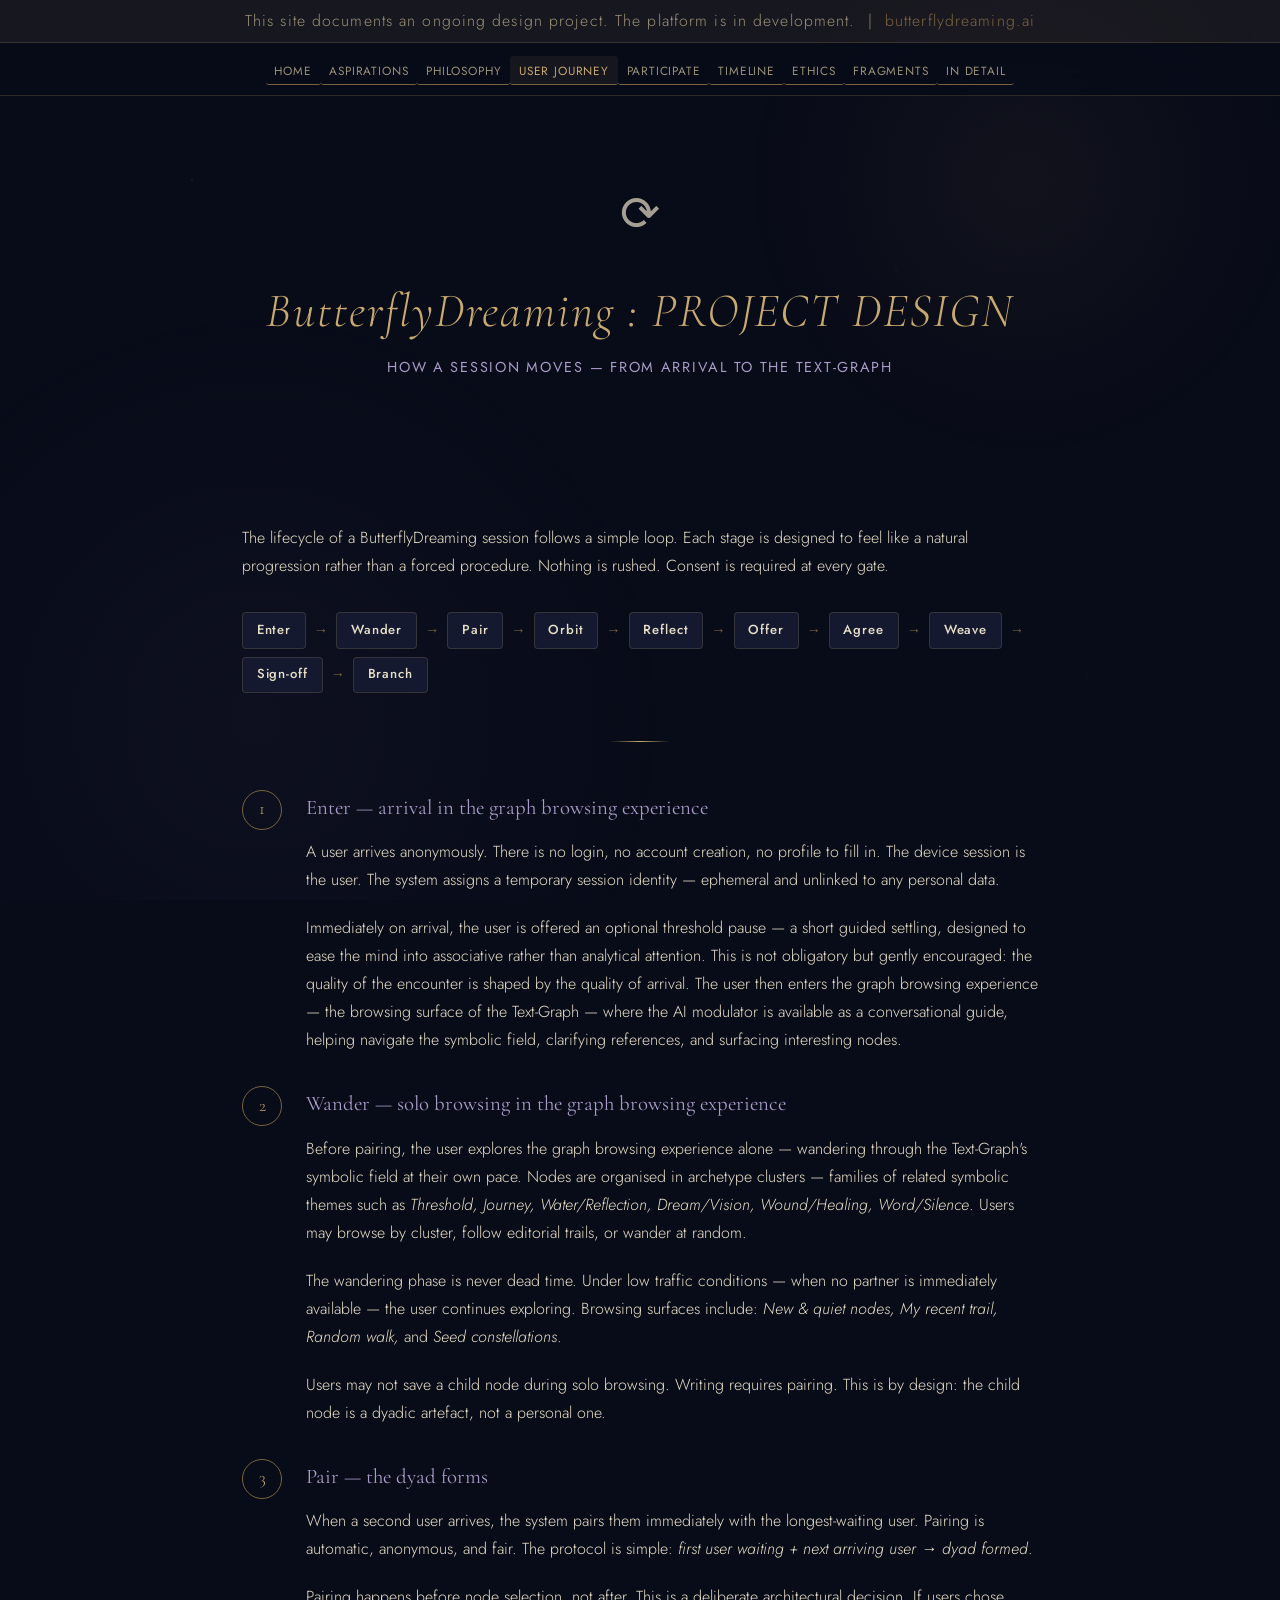
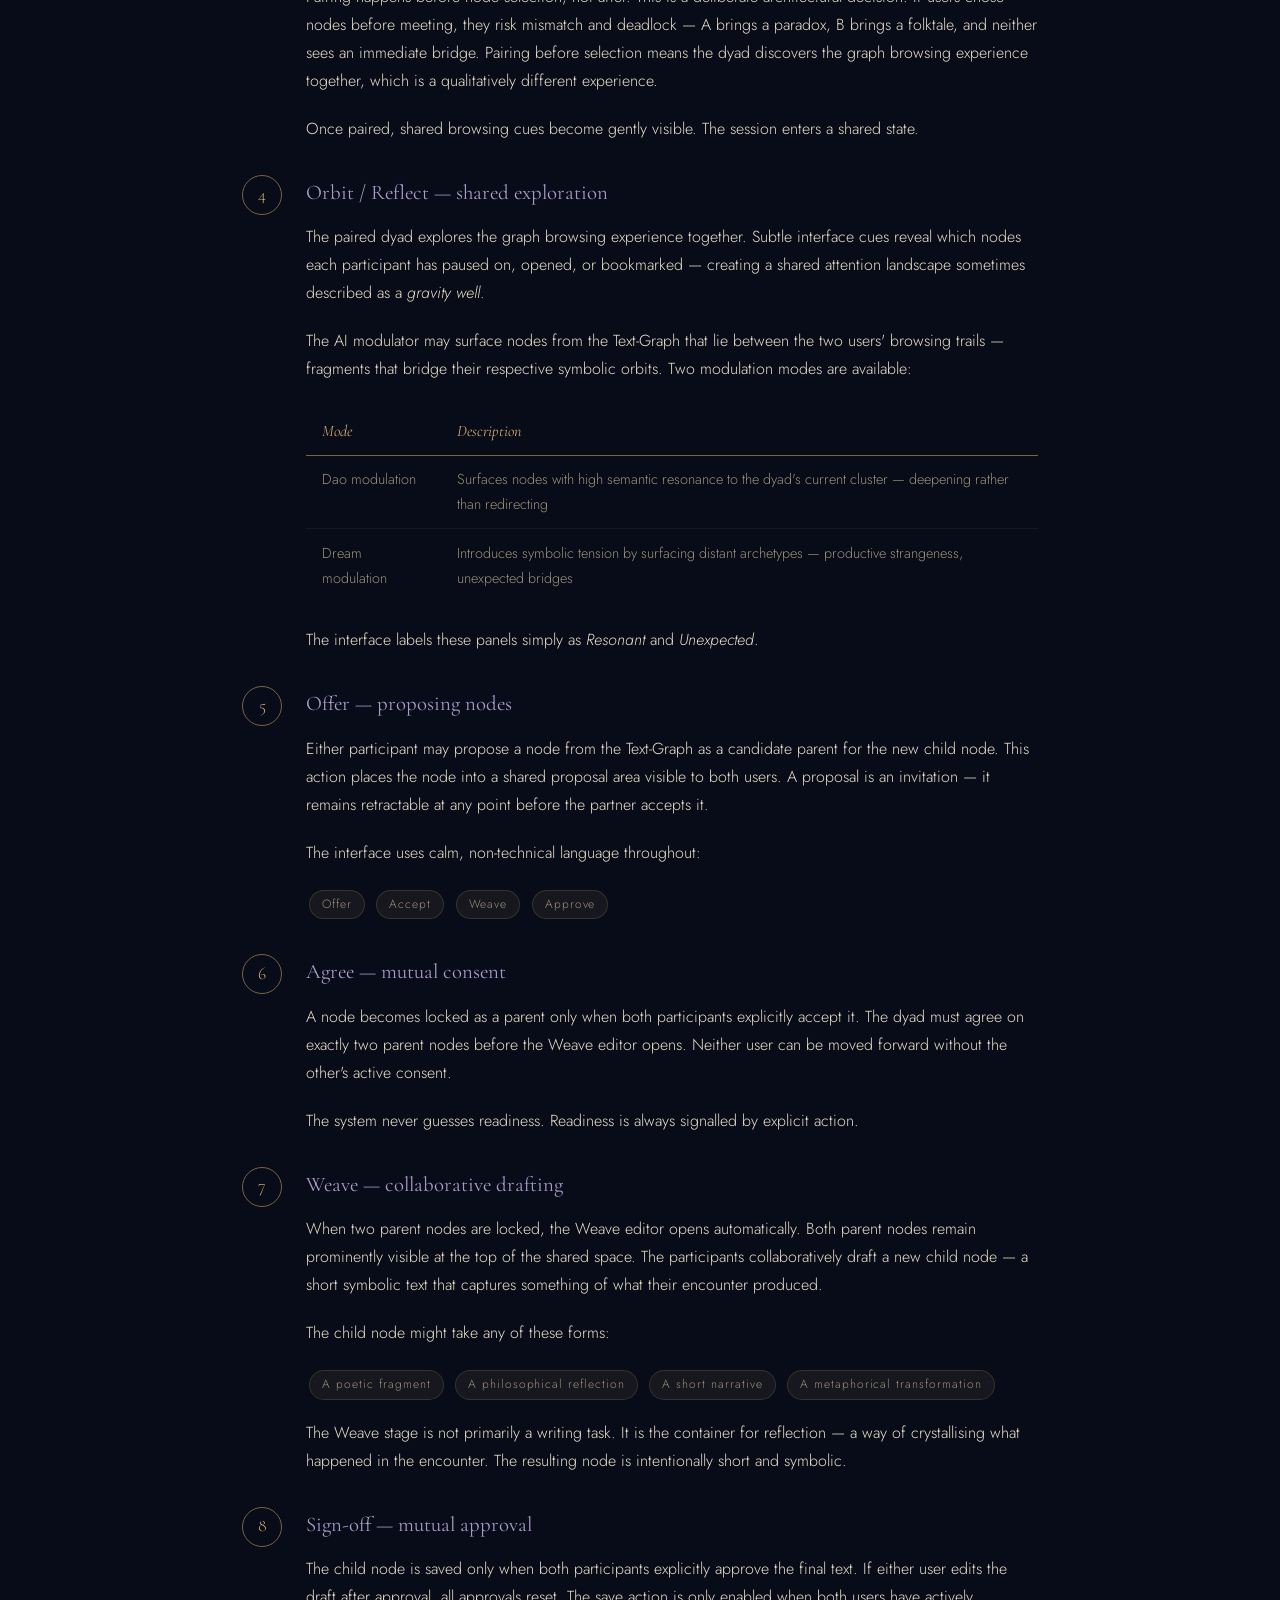
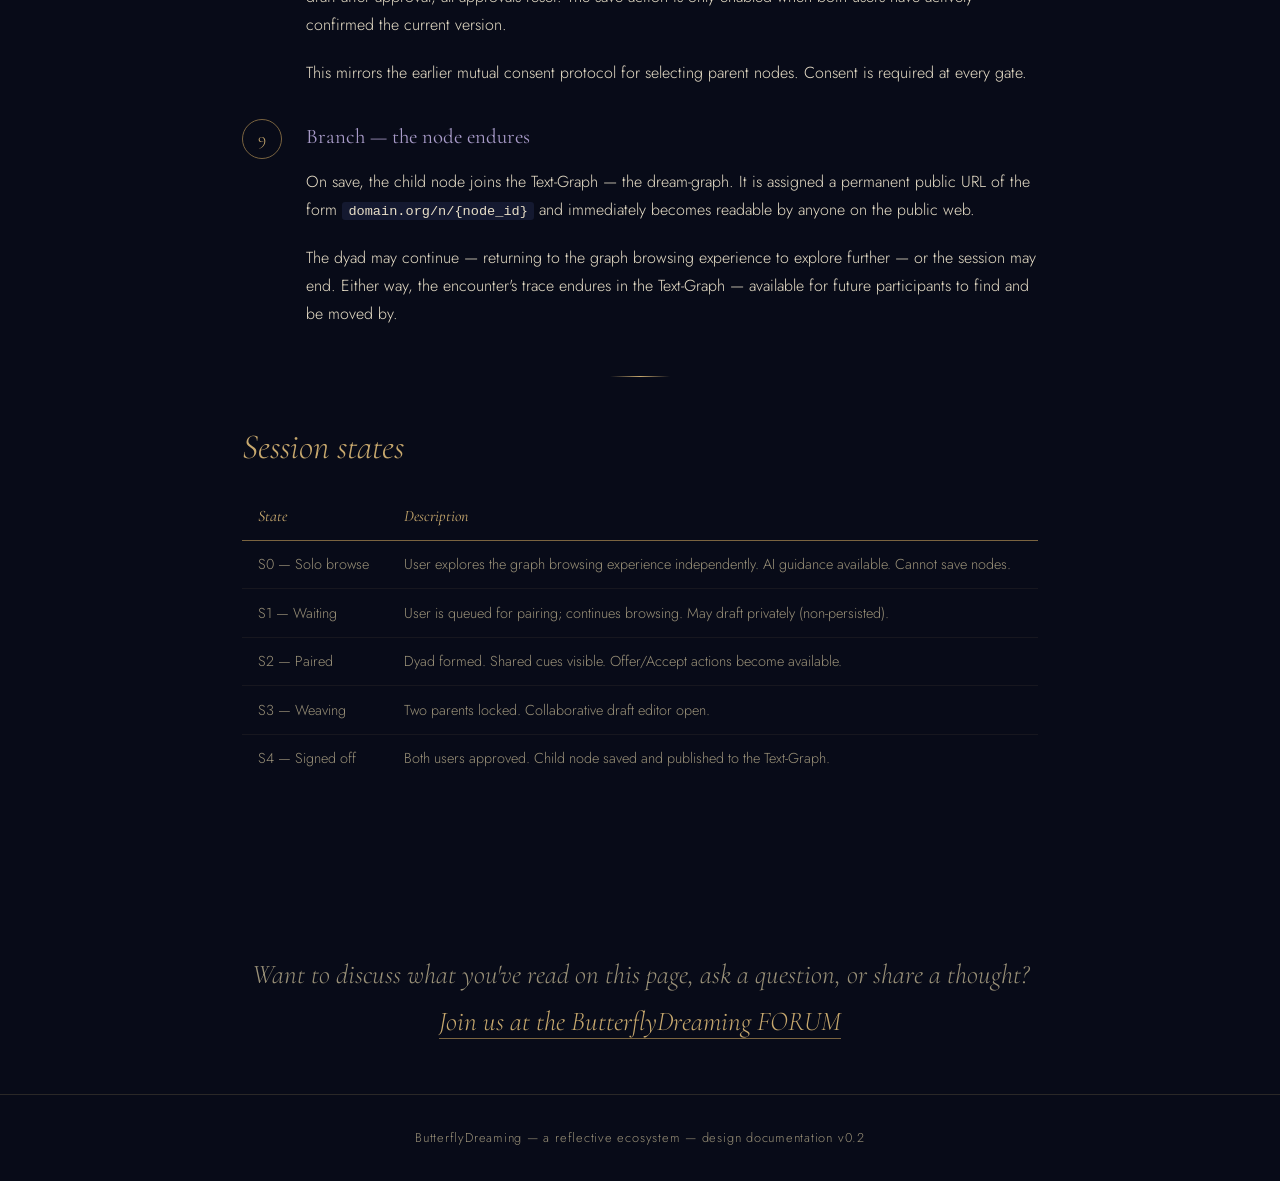
<file: journey.html>
<!DOCTYPE html>
<html lang="en">
<head>
<meta charset="UTF-8">
<meta name="viewport" content="width=device-width, initial-scale=1.0">
<title>User Journey — ButterflyDreaming : PROJECT DESIGN</title>
<link rel="stylesheet" href="style.css">
<style>
  .site-banner {
    background: rgba(200,169,110,0.08);
    border-bottom: 1px solid var(--border);
    text-align: center;
    padding: 0.45rem 1rem;
    font-size: 0.99rem;
    letter-spacing: 0.07em;
    color: var(--text-dim);
    position: relative;
    z-index: 101;
  }
  .site-banner a { color: var(--gold-dim); border-bottom: none; }
</style>
</head>
<body>

<div class="site-banner">
  This site documents an ongoing design project. The platform is in development. &nbsp;|&nbsp; <a href="https://butterflydreaming.ai">butterflydreaming.ai</a>
</div>

<nav>
  <div class="nav-inner">
    <ul class="nav-links">
      <li><a href="index.html">Home</a></li>
      <li><a href="aspirations.html">Aspirations</a></li>
      <li><a href="philosophy.html">Philosophy</a></li>
      <li><a href="journey.html" class="active">User Journey</a></li>
      <li><a href="participate.html">Participate</a></li>
      <li><a href="timeline.html">Timeline</a></li>
      <li><a href="ethics.html">Ethics</a></li>
      <li><a href="fragments.html">Fragments</a></li>
      <li><a href="ui.html">In Detail</a></li>
    </ul>
  </div>
</nav>

<div class="hero">
  <div class="hero-glyph">⟳</div>

  <h1 style="font-size: 3em;">ButterflyDreaming : PROJECT DESIGN</h1>
  <p class="subtitle">How a session moves — from arrival to the Text-Graph</p>
</div>

<div class="page">

  <p>
    The lifecycle of a ButterflyDreaming session follows a simple loop. Each stage is designed to feel like a natural progression rather than a forced procedure. Nothing is rushed. Consent is required at every gate.
  </p>

  <div class="lifecycle">
    <span class="lc-node">Enter</span><span class="lc-arrow">→</span>
    <span class="lc-node">Wander</span><span class="lc-arrow">→</span>
    <span class="lc-node">Pair</span><span class="lc-arrow">→</span>
    <span class="lc-node">Orbit</span><span class="lc-arrow">→</span>
    <span class="lc-node">Reflect</span><span class="lc-arrow">→</span>
    <span class="lc-node">Offer</span><span class="lc-arrow">→</span>
    <span class="lc-node">Agree</span><span class="lc-arrow">→</span>
    <span class="lc-node">Weave</span><span class="lc-arrow">→</span>
    <span class="lc-node">Sign-off</span><span class="lc-arrow">→</span>
    <span class="lc-node">Branch</span>
  </div>

  <div class="divider"></div>

  <div class="steps">

    <div class="step">
      <div class="step-num">1</div>
      <div class="step-body">
        <h3>Enter — arrival in the graph browsing experience</h3>
        <p>
          A user arrives anonymously. There is no login, no account creation, no profile to fill in. The device session is the user. The system assigns a temporary session identity — ephemeral and unlinked to any personal data.
        </p>
        <!-- Change 11: threshold pause added -->
        <p>
          Immediately on arrival, the user is offered an optional threshold pause — a short guided settling, designed to ease the mind into associative rather than analytical attention. This is not obligatory but gently encouraged: the quality of the encounter is shaped by the quality of arrival. The user then enters the graph browsing experience — the browsing surface of the Text-Graph — where the AI modulator is available as a conversational guide, helping navigate the symbolic field, clarifying references, and surfacing interesting nodes.
        </p>
      </div>
    </div>

    <div class="step">
      <div class="step-num">2</div>
      <div class="step-body">
        <h3>Wander — solo browsing in the graph browsing experience</h3>
        <p>
          Before pairing, the user explores the graph browsing experience alone — wandering through the Text-Graph's symbolic field at their own pace. Nodes are organised in archetype clusters — families of related symbolic themes such as <em>Threshold, Journey, Water/Reflection, Dream/Vision, Wound/Healing, Word/Silence</em>. Users may browse by cluster, follow editorial trails, or wander at random.
        </p>
        <p>
          The wandering phase is never dead time. Under low traffic conditions — when no partner is immediately available — the user continues exploring. Browsing surfaces include: <em>New &amp; quiet nodes, My recent trail, Random walk,</em> and <em>Seed constellations</em>.
        </p>
        <p>
          Users may not save a child node during solo browsing. Writing requires pairing. This is by design: the child node is a dyadic artefact, not a personal one.
        </p>
      </div>
    </div>

    <div class="step">
      <div class="step-num">3</div>
      <div class="step-body">
        <h3>Pair — the dyad forms</h3>
        <p>
          When a second user arrives, the system pairs them immediately with the longest-waiting user. Pairing is automatic, anonymous, and fair. The protocol is simple: <em>first user waiting + next arriving user → dyad formed</em>.
        </p>
        <p>
          Pairing happens before node selection, not after. This is a deliberate architectural decision. If users chose nodes before meeting, they risk mismatch and deadlock — A brings a paradox, B brings a folktale, and neither sees an immediate bridge. Pairing before selection means the dyad discovers the graph browsing experience together, which is a qualitatively different experience.
        </p>
        <p>
          Once paired, shared browsing cues become gently visible. The session enters a shared state.
        </p>
      </div>
    </div>

    <div class="step">
      <div class="step-num">4</div>
      <div class="step-body">
        <h3>Orbit / Reflect — shared exploration</h3>
        <p>
          The paired dyad explores the graph browsing experience together. Subtle interface cues reveal which nodes each participant has paused on, opened, or bookmarked — creating a shared attention landscape sometimes described as a <em>gravity well</em>.
        </p>
        <p>
          The AI modulator may surface nodes from the Text-Graph that lie between the two users' browsing trails — fragments that bridge their respective symbolic orbits. Two modulation modes are available:
        </p>
        <table>
          <thead><tr><th>Mode</th><th>Description</th></tr></thead>
          <tbody>
            <tr><td>Dao modulation</td><td>Surfaces nodes with high semantic resonance to the dyad's current cluster — deepening rather than redirecting</td></tr>
            <tr><td>Dream modulation</td><td>Introduces symbolic tension by surfacing distant archetypes — productive strangeness, unexpected bridges</td></tr>
          </tbody>
        </table>
        <p>
          The interface labels these panels simply as <em>Resonant</em> and <em>Unexpected</em>.
        </p>
      </div>
    </div>

    <div class="step">
      <div class="step-num">5</div>
      <div class="step-body">
        <h3>Offer — proposing nodes</h3>
        <p>
          Either participant may propose a node from the Text-Graph as a candidate parent for the new child node. This action places the node into a shared proposal area visible to both users. A proposal is an invitation — it remains retractable at any point before the partner accepts it.
        </p>
        <p>
          The interface uses calm, non-technical language throughout:
        </p>
        <div>
          <span class="tag">Offer</span>
          <span class="tag">Accept</span>
          <span class="tag">Weave</span>
          <span class="tag">Approve</span>
        </div>
      </div>
    </div>

    <div class="step">
      <div class="step-num">6</div>
      <div class="step-body">
        <h3>Agree — mutual consent</h3>
        <p>
          A node becomes locked as a parent only when both participants explicitly accept it. The dyad must agree on exactly two parent nodes before the Weave editor opens. Neither user can be moved forward without the other's active consent.
        </p>
        <p>
          The system never guesses readiness. Readiness is always signalled by explicit action.
        </p>
      </div>
    </div>

    <div class="step">
      <div class="step-num">7</div>
      <div class="step-body">
        <h3>Weave — collaborative drafting</h3>
        <p>
          When two parent nodes are locked, the Weave editor opens automatically. Both parent nodes remain prominently visible at the top of the shared space. The participants collaboratively draft a new child node — a short symbolic text that captures something of what their encounter produced.
        </p>
        <p>
          The child node might take any of these forms:
        </p>
        <div>
          <span class="tag">A poetic fragment</span>
          <span class="tag">A philosophical reflection</span>
          <span class="tag">A short narrative</span>
          <span class="tag">A metaphorical transformation</span>
        </div>
        <p style="margin-top: 1rem;">
          The Weave stage is not primarily a writing task. It is the container for reflection — a way of crystallising what happened in the encounter. The resulting node is intentionally short and symbolic.
        </p>
      </div>
    </div>

    <div class="step">
      <div class="step-num">8</div>
      <div class="step-body">
        <h3>Sign-off — mutual approval</h3>
        <p>
          The child node is saved only when both participants explicitly approve the final text. If either user edits the draft after approval, all approvals reset. The save action is only enabled when both users have actively confirmed the current version.
        </p>
        <p>
          This mirrors the earlier mutual consent protocol for selecting parent nodes. Consent is required at every gate.
        </p>
      </div>
    </div>

    <div class="step">
      <div class="step-num">9</div>
      <div class="step-body">
        <h3>Branch — the node endures</h3>
        <p>
          On save, the child node joins the Text-Graph — the dream-graph. It is assigned a permanent public URL of the form <code style="background: var(--bg3); padding: 0.1rem 0.4rem; border-radius: 3px; font-size: 0.85rem;">domain.org/n/{node_id}</code> and immediately becomes readable by anyone on the public web.
        </p>
        <p>
          The dyad may continue — returning to the graph browsing experience to explore further — or the session may end. Either way, the encounter's trace endures in the Text-Graph — available for future participants to find and be moved by.
        </p>
      </div>
    </div>

  </div>

  <div class="divider"></div>

  <h2>Session states</h2>

  <table>
    <thead><tr><th>State</th><th>Description</th></tr></thead>
    <tbody>
      <tr><td>S0 — Solo browse</td><td>User explores the graph browsing experience independently. AI guidance available. Cannot save nodes.</td></tr>
      <tr><td>S1 — Waiting</td><td>User is queued for pairing; continues browsing. May draft privately (non-persisted).</td></tr>
      <tr><td>S2 — Paired</td><td>Dyad formed. Shared cues visible. Offer/Accept actions become available.</td></tr>
      <tr><td>S3 — Weaving</td><td>Two parents locked. Collaborative draft editor open.</td></tr>
      <tr><td>S4 — Signed off</td><td>Both users approved. Child node saved and published to the Text-Graph.</td></tr>
    </tbody>
  </table>

</div>

<!-- Community forum link -->
<div style="max-width:860px; margin:3rem auto; padding:0 2rem; text-align:center;">
  <p style="font-size:1.7rem; color:var(--text-dim); font-style:italic; line-height:1.75; font-family:var(--font-head);">
    Want to discuss what you've read on this page, ask a question, or share a thought? <a href="https://forum.butterflydreaming.info">Join us at the ButterflyDreaming FORUM</a>
  </p>
</div>

<footer>
  ButterflyDreaming &mdash; a reflective ecosystem &mdash; design documentation v0.2
</footer>

</body>
</html>
</file>
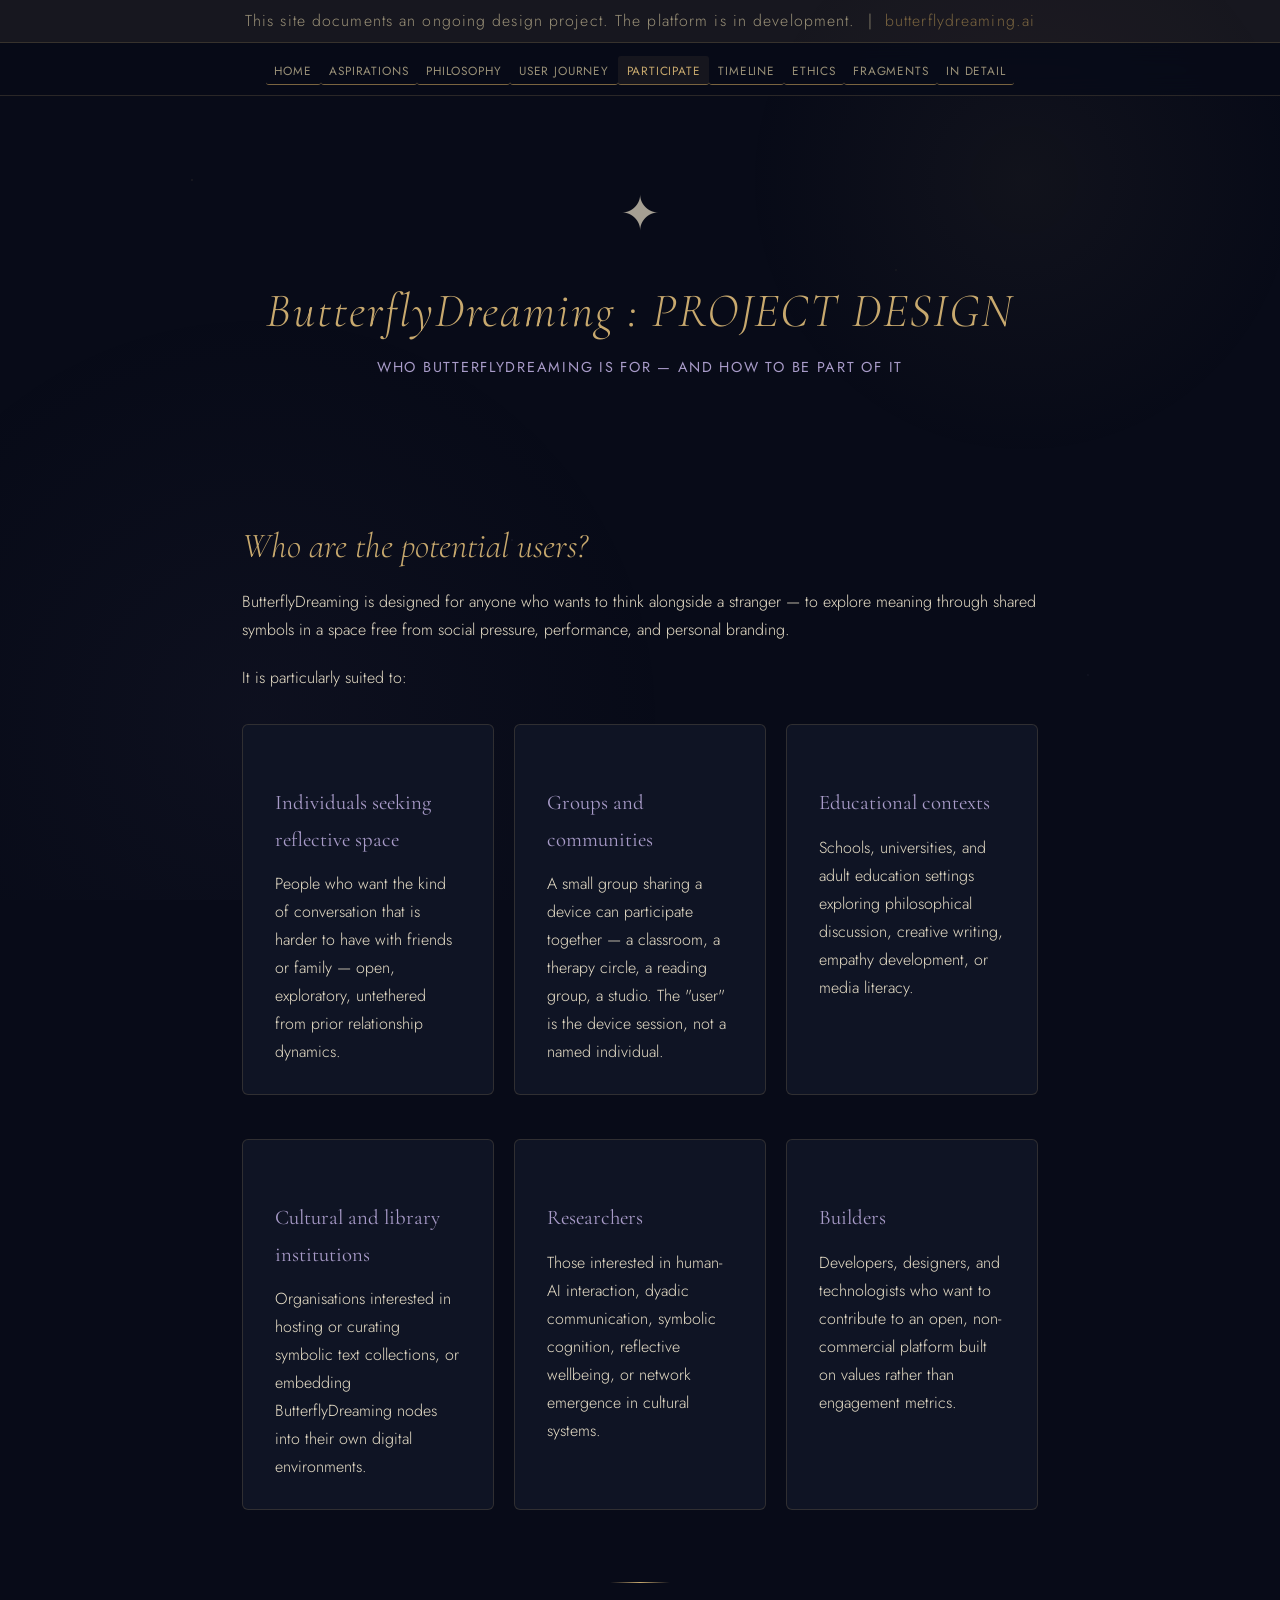
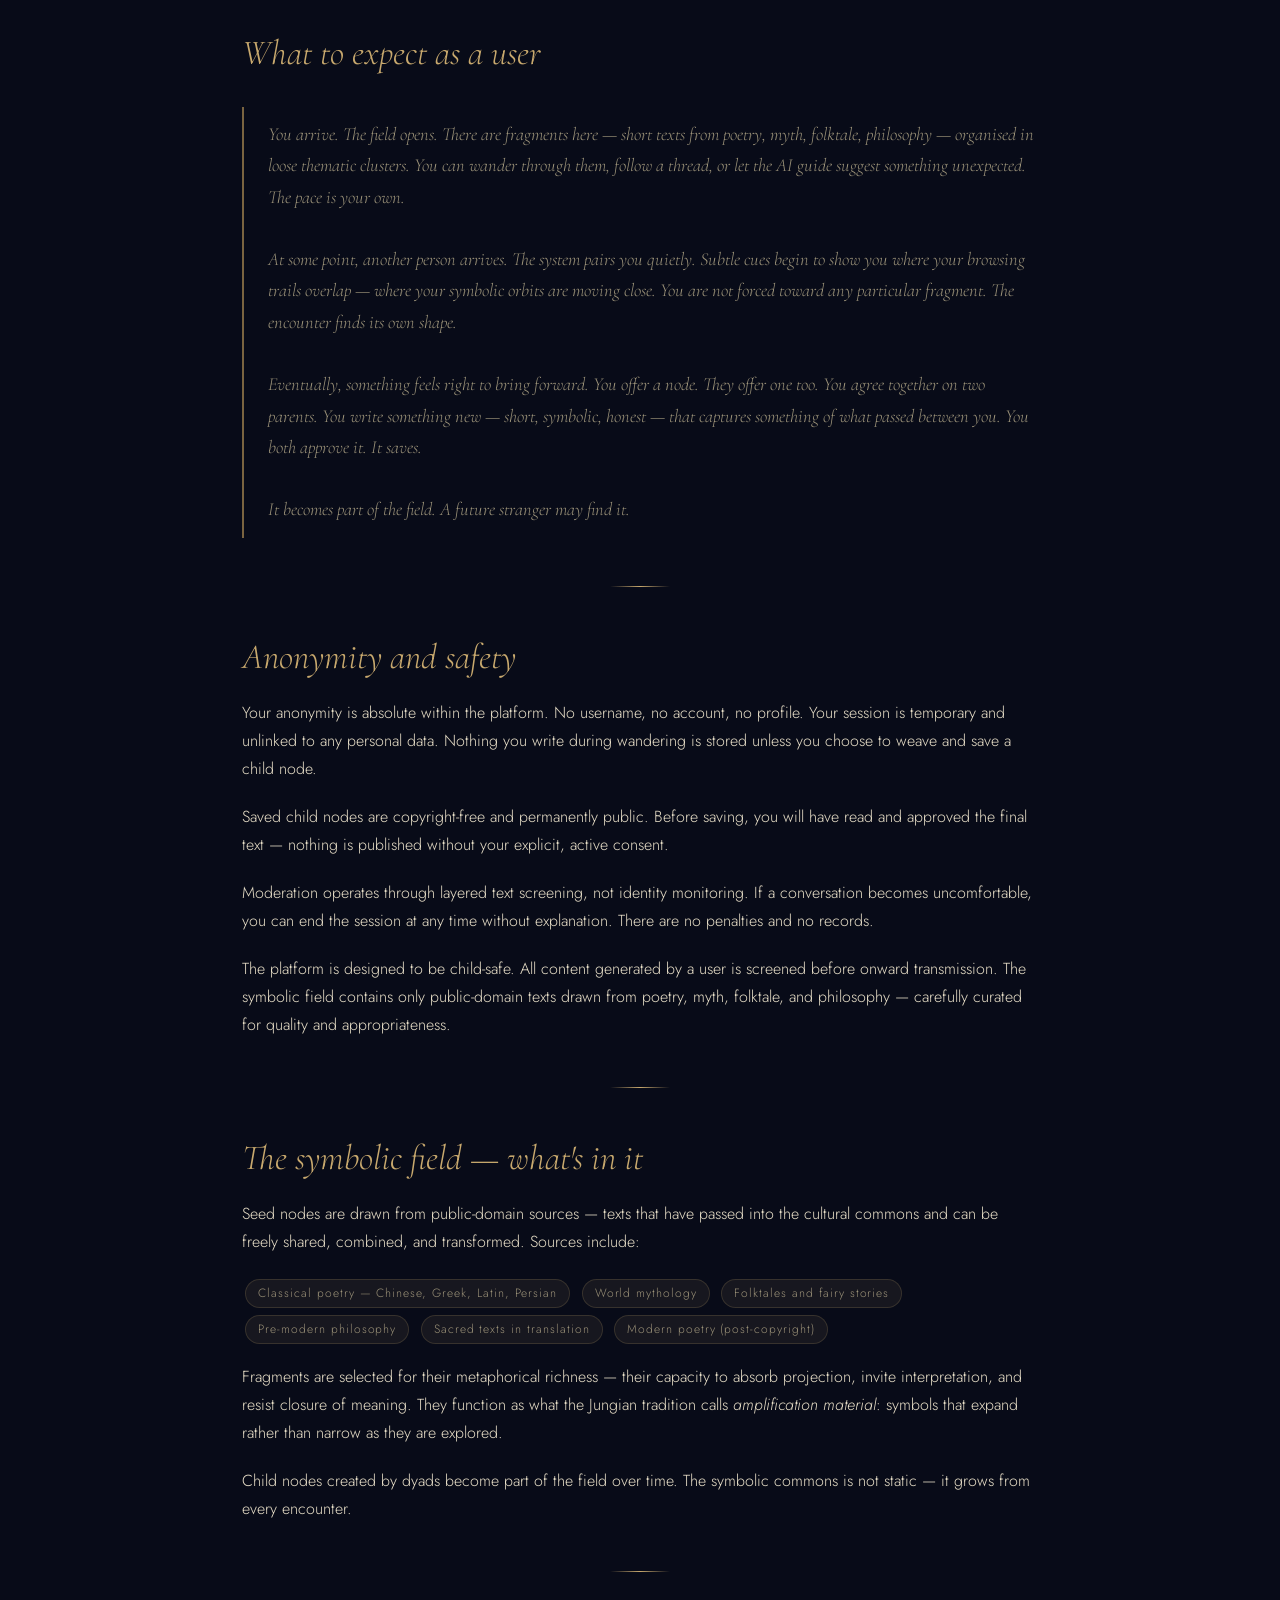
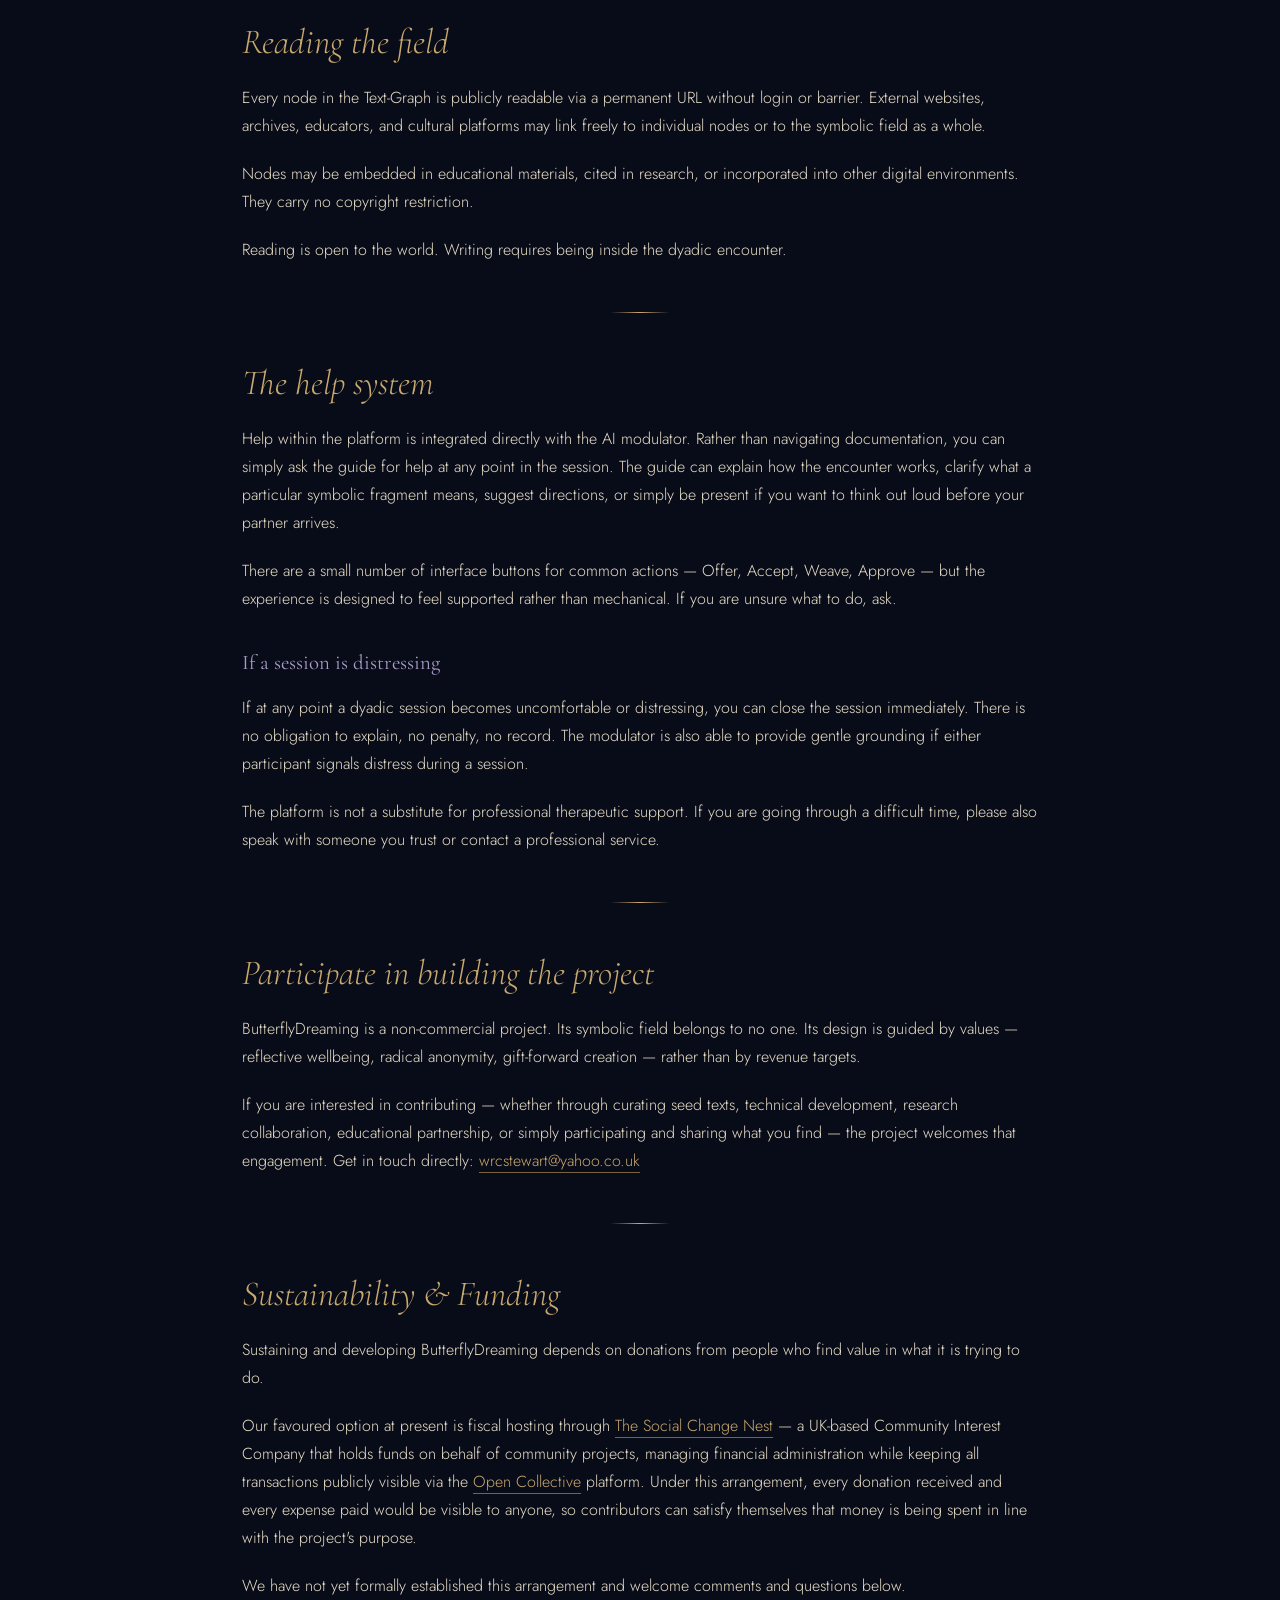
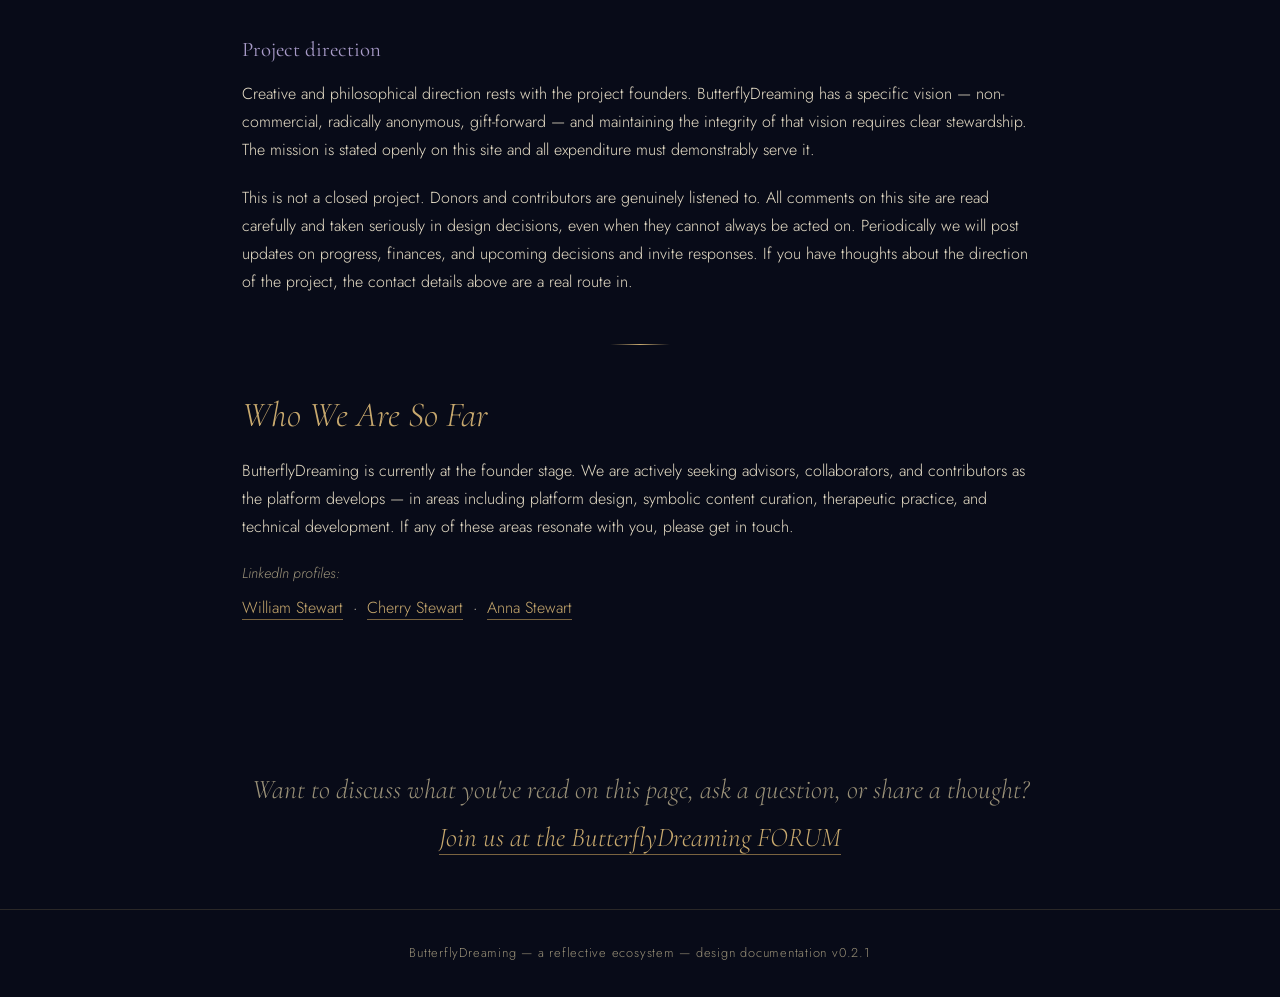
<file: participate.html>
<!DOCTYPE html>
<html lang="en">
<head>
<meta charset="UTF-8">
<meta name="viewport" content="width=device-width, initial-scale=1.0">
<title>Participate — ButterflyDreaming : PROJECT DESIGN</title>
<link rel="stylesheet" href="style.css">
<style>
  .site-banner {
    background: rgba(200,169,110,0.08);
    border-bottom: 1px solid var(--border);
    text-align: center;
    padding: 0.45rem 1rem;
    font-size: 0.99rem;
    letter-spacing: 0.07em;
    color: var(--text-dim);
    position: relative;
    z-index: 101;
  }
  .site-banner a { color: var(--gold-dim); border-bottom: none; }
</style>
</head>
<body>

<div class="site-banner">
  This site documents an ongoing design project. The platform is in development. &nbsp;|&nbsp; <a href="https://butterflydreaming.ai">butterflydreaming.ai</a>
</div>

<nav>
  <div class="nav-inner">
    <ul class="nav-links">
      <li><a href="index.html">Home</a></li>
      <li><a href="aspirations.html">Aspirations</a></li>
      <li><a href="philosophy.html">Philosophy</a></li>
      <li><a href="journey.html">User Journey</a></li>
      <li><a href="participate.html" class="active">Participate</a></li>
      <li><a href="timeline.html">Timeline</a></li>
      <li><a href="ethics.html">Ethics</a></li>
      <li><a href="fragments.html">Fragments</a></li>
      <li><a href="ui.html">In Detail</a></li>
    </ul>
  </div>
</nav>

<div class="hero">
  <div class="hero-glyph">✦</div>

  <h1 style="font-size: 3em;">ButterflyDreaming : PROJECT DESIGN</h1>
  <p class="subtitle">Who ButterflyDreaming is for — and how to be part of it</p>
</div>

<div class="page">

  <h2>Who are the potential users?</h2>
  <p>
    ButterflyDreaming is designed for anyone who wants to think alongside a stranger — to explore meaning through shared symbols in a space free from social pressure, performance, and personal branding.
  </p>
  <p>
    It is particularly suited to:
  </p>

  <div class="card-grid">
    <div class="card">
      <h3>Individuals seeking reflective space</h3>
      <p>People who want the kind of conversation that is harder to have with friends or family — open, exploratory, untethered from prior relationship dynamics.</p>
    </div>
    <div class="card">
      <h3>Groups and communities</h3>
      <p>A small group sharing a device can participate together — a classroom, a therapy circle, a reading group, a studio. The "user" is the device session, not a named individual.</p>
    </div>
    <div class="card">
      <h3>Educational contexts</h3>
      <p>Schools, universities, and adult education settings exploring philosophical discussion, creative writing, empathy development, or media literacy.</p>
    </div>
    <div class="card">
      <h3>Cultural and library institutions</h3>
      <p>Organisations interested in hosting or curating symbolic text collections, or embedding ButterflyDreaming nodes into their own digital environments.</p>
    </div>
    <div class="card">
      <h3>Researchers</h3>
      <p>Those interested in human-AI interaction, dyadic communication, symbolic cognition, reflective wellbeing, or network emergence in cultural systems.</p>
    </div>
    <div class="card">
      <h3>Builders</h3>
      <p>Developers, designers, and technologists who want to contribute to an open, non-commercial platform built on values rather than engagement metrics.</p>
    </div>
  </div>

  <div class="divider"></div>

  <h2>What to expect as a user</h2>

  <blockquote>
    You arrive. The field opens. There are fragments here — short texts from poetry, myth, folktale, philosophy — organised in loose thematic clusters. You can wander through them, follow a thread, or let the AI guide suggest something unexpected. The pace is your own.
    <br><br>
    At some point, another person arrives. The system pairs you quietly. Subtle cues begin to show you where your browsing trails overlap — where your symbolic orbits are moving close. You are not forced toward any particular fragment. The encounter finds its own shape.
    <br><br>
    Eventually, something feels right to bring forward. You offer a node. They offer one too. You agree together on two parents. You write something new — short, symbolic, honest — that captures something of what passed between you. You both approve it. It saves.
    <br><br>
    It becomes part of the field. A future stranger may find it.
  </blockquote>

  <div class="divider"></div>

  <h2>Anonymity and safety</h2>

  <p>
    Your anonymity is absolute within the platform. No username, no account, no profile. Your session is temporary and unlinked to any personal data. Nothing you write during wandering is stored unless you choose to weave and save a child node.
  </p>
  <p>
    Saved child nodes are copyright-free and permanently public. Before saving, you will have read and approved the final text — nothing is published without your explicit, active consent.
  </p>
  <p>
    Moderation operates through layered text screening, not identity monitoring. If a conversation becomes uncomfortable, you can end the session at any time without explanation. There are no penalties and no records.
  </p>
  <p>
    The platform is designed to be child-safe. All content generated by a user is screened before onward transmission. The symbolic field contains only public-domain texts drawn from poetry, myth, folktale, and philosophy — carefully curated for quality and appropriateness.
  </p>

  <div class="divider"></div>

  <h2>The symbolic field — what's in it</h2>
  <p>
    Seed nodes are drawn from public-domain sources — texts that have passed into the cultural commons and can be freely shared, combined, and transformed. Sources include:
  </p>
  <div style="margin: 1rem 0;">
    <span class="tag">Classical poetry — Chinese, Greek, Latin, Persian</span>
    <span class="tag">World mythology</span>
    <span class="tag">Folktales and fairy stories</span>
    <span class="tag">Pre-modern philosophy</span>
    <span class="tag">Sacred texts in translation</span>
    <span class="tag">Modern poetry (post-copyright)</span>
  </div>
  <p style="margin-top: 1rem;">
    Fragments are selected for their metaphorical richness — their capacity to absorb projection, invite interpretation, and resist closure of meaning. They function as what the Jungian tradition calls <em>amplification material</em>: symbols that expand rather than narrow as they are explored.
  </p>
  <p>
    Child nodes created by dyads become part of the field over time. The symbolic commons is not static — it grows from every encounter.
  </p>

  <div class="divider"></div>

  <h2>Reading the field</h2>
  <p>
    Every node in the Text-Graph is publicly readable via a permanent URL without login or barrier. External websites, archives, educators, and cultural platforms may link freely to individual nodes or to the symbolic field as a whole.
  </p>
  <p>
    Nodes may be embedded in educational materials, cited in research, or incorporated into other digital environments. They carry no copyright restriction.
  </p>
  <p>
    Reading is open to the world. Writing requires being inside the dyadic encounter.
  </p>

  <div class="divider"></div>

  <h2>The help system</h2>
  <p>
    Help within the platform is integrated directly with the AI modulator. Rather than navigating documentation, you can simply ask the guide for help at any point in the session. The guide can explain how the encounter works, clarify what a particular symbolic fragment means, suggest directions, or simply be present if you want to think out loud before your partner arrives.
  </p>
  <p>
    There are a small number of interface buttons for common actions — Offer, Accept, Weave, Approve — but the experience is designed to feel supported rather than mechanical. If you are unsure what to do, ask.
  </p>

  <h3>If a session is distressing</h3>
  <p>
    If at any point a dyadic session becomes uncomfortable or distressing, you can close the session immediately. There is no obligation to explain, no penalty, no record. The modulator is also able to provide gentle grounding if either participant signals distress during a session.
  </p>
  <p>
    The platform is not a substitute for professional therapeutic support. If you are going through a difficult time, please also speak with someone you trust or contact a professional service.
  </p>

  <div class="divider"></div>

  <h2>Participate in building the project</h2>
  <p>
    ButterflyDreaming is a non-commercial project. Its symbolic field belongs to no one. Its design is guided by values — reflective wellbeing, radical anonymity, gift-forward creation — rather than by revenue targets.
  </p>
  <p>
    If you are interested in contributing — whether through curating seed texts, technical development, research collaboration, educational partnership, or simply participating and sharing what you find — the project welcomes that engagement. Get in touch directly: <a href="mailto:wrcstewart@yahoo.co.uk">wrcstewart@yahoo.co.uk</a>
  </p>

  <div class="divider"></div>

  <h2>Sustainability &amp; Funding</h2>
  <p>
    Sustaining and developing ButterflyDreaming depends on donations from people who find value in what it is trying to do.
  </p>
  <p>
    Our favoured option at present is fiscal hosting through <a href="https://thesocialchangenest.org" target="_blank">The Social Change Nest</a> — a UK-based Community Interest Company that holds funds on behalf of community projects, managing financial administration while keeping all transactions publicly visible via the <a href="https://opencollective.com" target="_blank">Open Collective</a> platform. Under this arrangement, every donation received and every expense paid would be visible to anyone, so contributors can satisfy themselves that money is being spent in line with the project's purpose.
  </p>
  <p>
    We have not yet formally established this arrangement and welcome comments and questions below.
  </p>

  <h3>Project direction</h3>
  <p>
    Creative and philosophical direction rests with the project founders. ButterflyDreaming has a specific vision — non-commercial, radically anonymous, gift-forward — and maintaining the integrity of that vision requires clear stewardship. The mission is stated openly on this site and all expenditure must demonstrably serve it.
  </p>
  <p>
    This is not a closed project. Donors and contributors are genuinely listened to. All comments on this site are read carefully and taken seriously in design decisions, even when they cannot always be acted on. Periodically we will post updates on progress, finances, and upcoming decisions and invite responses. If you have thoughts about the direction of the project, the contact details above are a real route in.
  </p>

  <div class="divider"></div>

  <h2>Who We Are So Far</h2>
  <p>
    ButterflyDreaming is currently at the founder stage. We are actively seeking advisors, collaborators, and contributors as the platform develops — in areas including platform design, symbolic content curation, therapeutic practice, and technical development. If any of these areas resonate with you, please get in touch.
  </p>
  <p style="font-style: italic; color: var(--text-dim); font-size: 0.9rem; margin-bottom: 0.5rem;">LinkedIn profiles:</p>
  <p>
    <a href="https://www.linkedin.com/in/william-stewart-1ba83919/" target="_blank">William Stewart</a>
    &nbsp;&middot;&nbsp;
    <a href="https://www.linkedin.com/in/cherry-stewart-83342297/" target="_blank">Cherry Stewart</a>
    &nbsp;&middot;&nbsp;
    <a href="https://www.linkedin.com/in/anna-stewart-2a2914192/" target="_blank">Anna Stewart</a>
  </p>

</div>

<!-- Community forum link -->
<div style="max-width:860px; margin:3rem auto; padding:0 2rem; text-align:center;">
  <p style="font-size:1.7rem; color:var(--text-dim); font-style:italic; line-height:1.75; font-family:var(--font-head);">
    Want to discuss what you've read on this page, ask a question, or share a thought? <a href="https://forum.butterflydreaming.info">Join us at the ButterflyDreaming FORUM</a>
  </p>
</div>

<footer>
  ButterflyDreaming &mdash; a reflective ecosystem &mdash; design documentation v0.2.1
</footer>

</body>
</html>
</file>
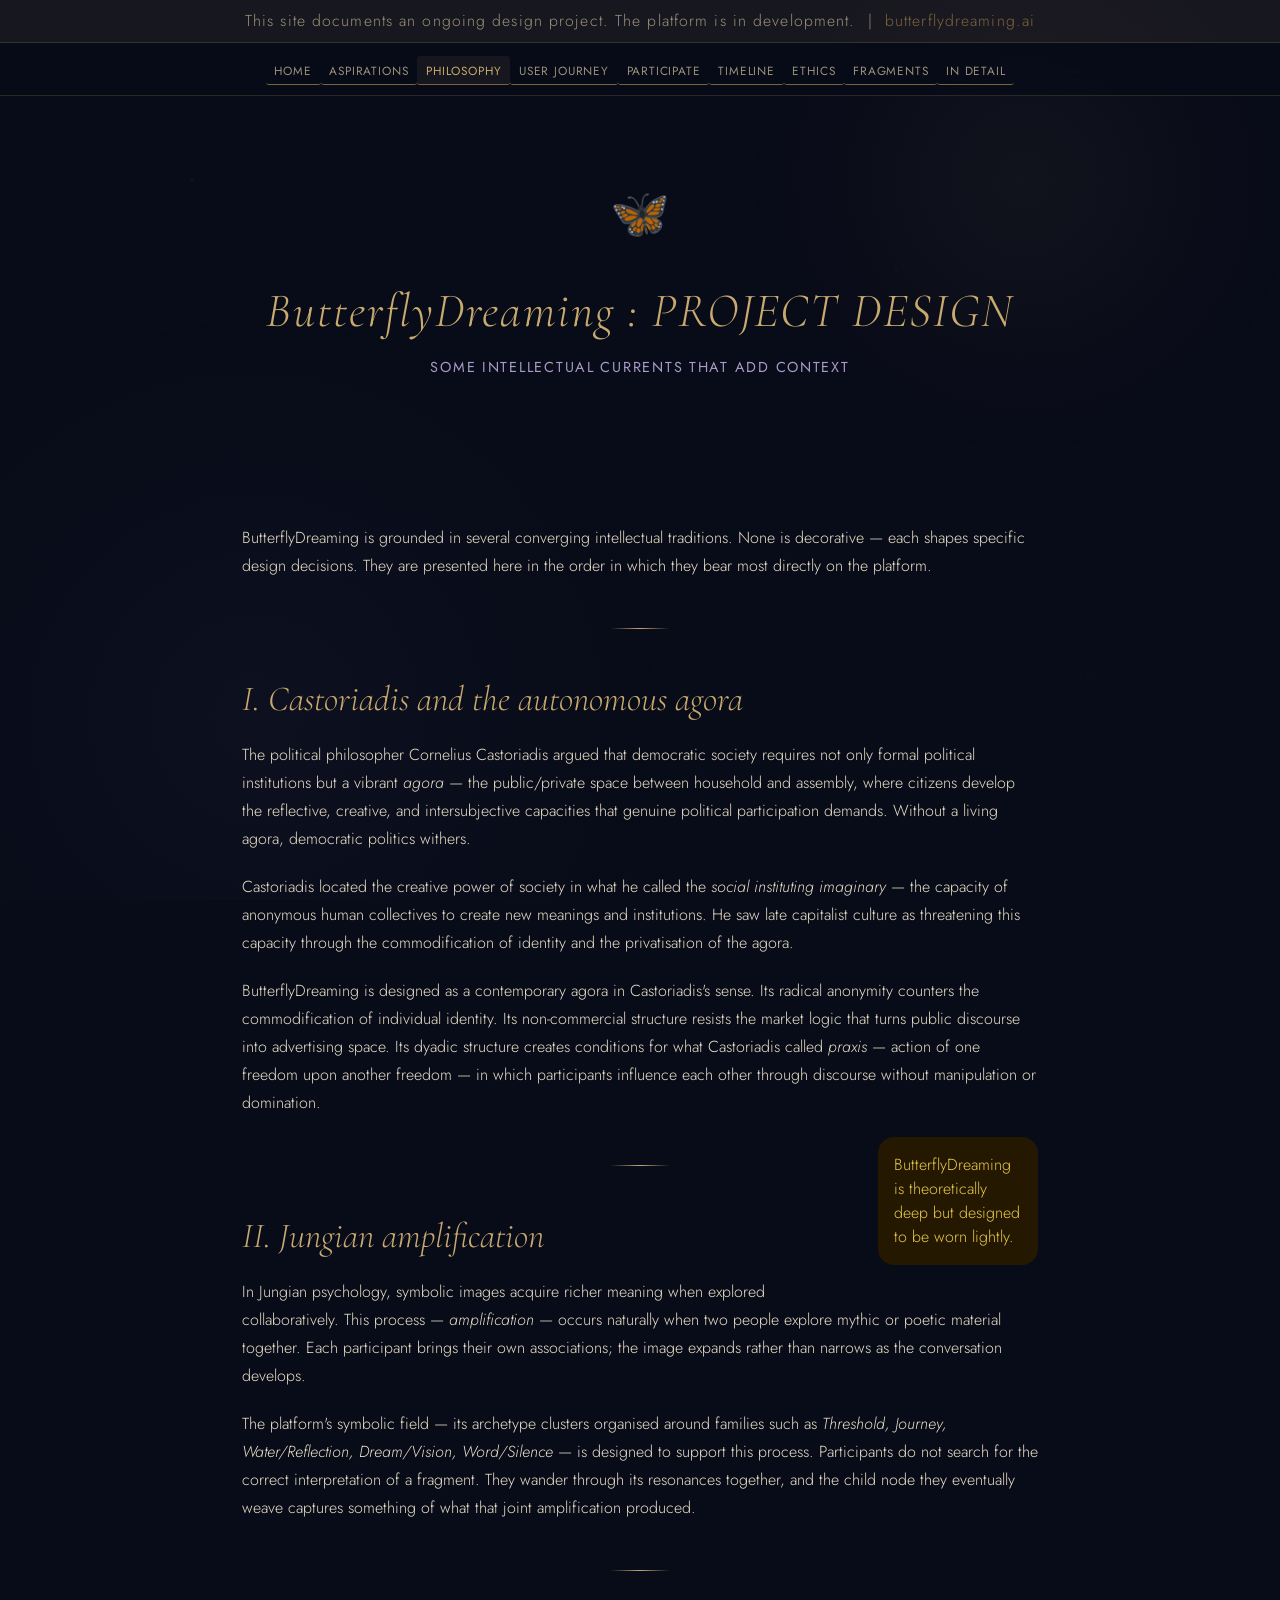
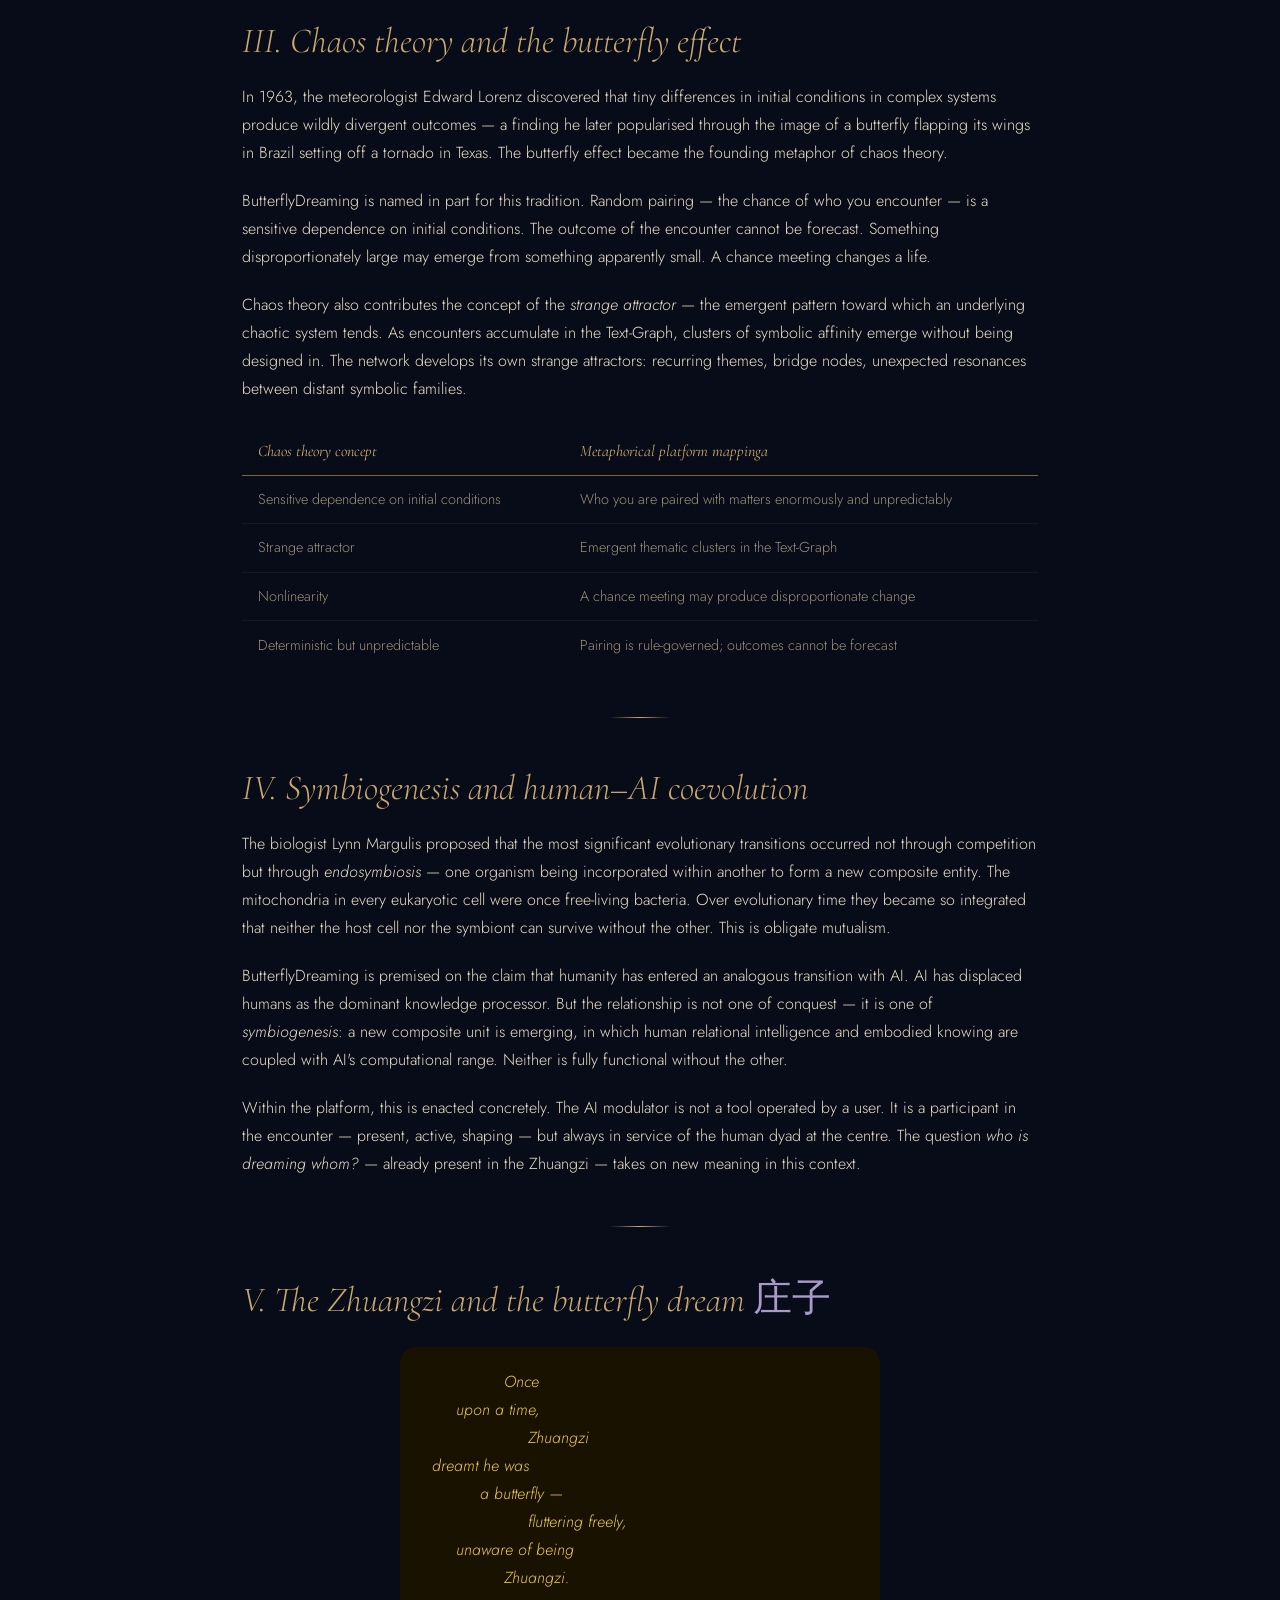
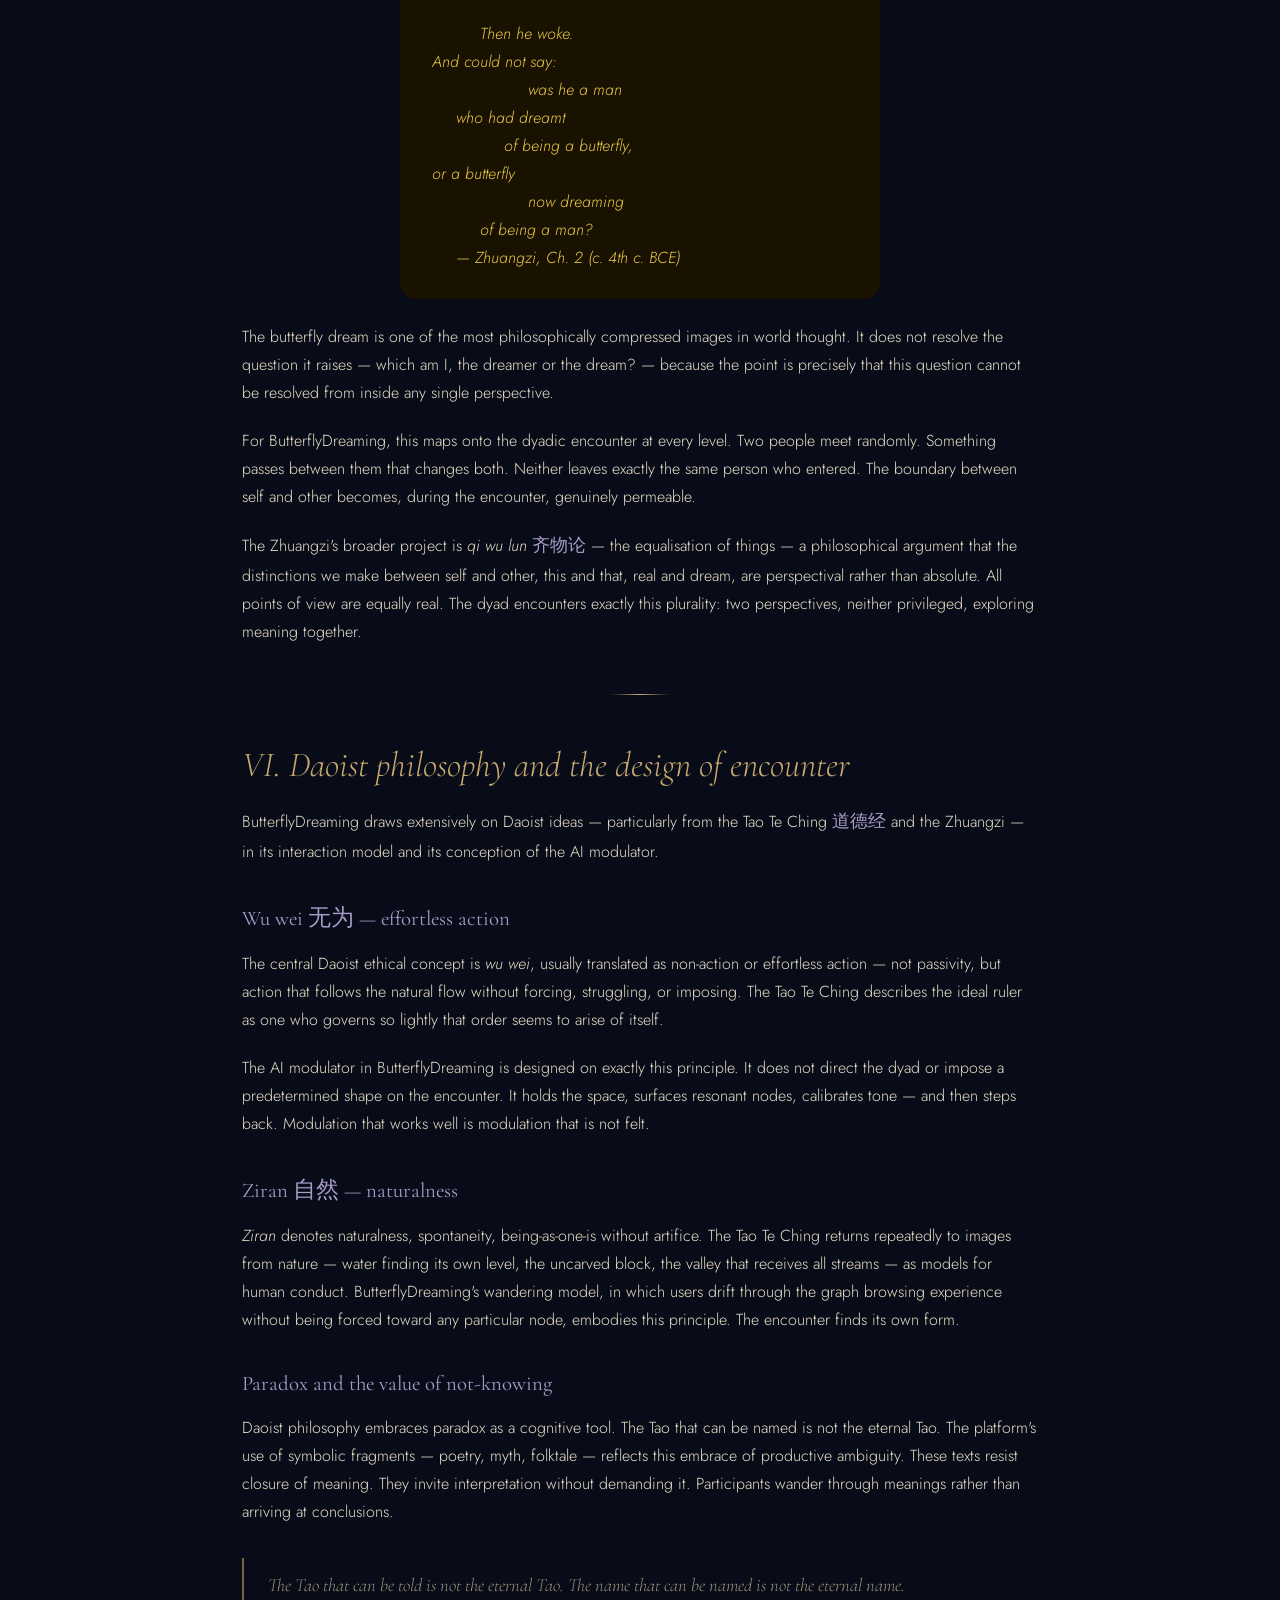
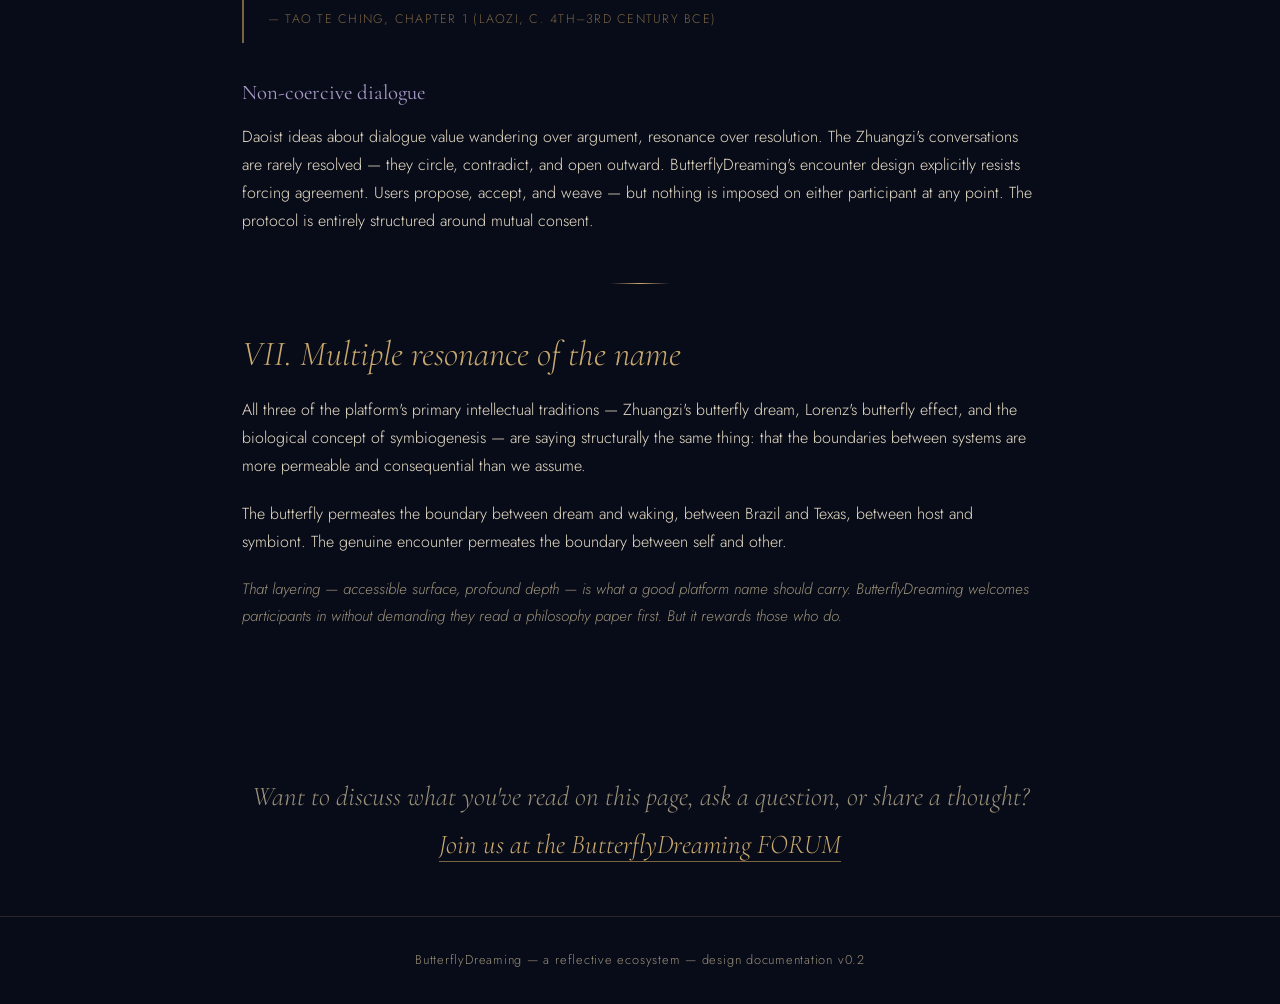
<file: philosophy.html>
<!DOCTYPE html>
<html lang="en">
<head>
<meta charset="UTF-8">
<meta name="viewport" content="width=device-width, initial-scale=1.0">
<title>Philosophy — ButterflyDreaming : PROJECT DESIGN</title>
<link rel="stylesheet" href="style.css">
<style>
  .site-banner {
    background: rgba(200,169,110,0.08);
    border-bottom: 1px solid var(--border);
    text-align: center;
    padding: 0.45rem 1rem;
    font-size: 0.99rem;
    letter-spacing: 0.07em;
    color: var(--text-dim);
    position: relative;
    z-index: 101;
  }
  .site-banner a { color: var(--gold-dim); border-bottom: none; }
  .zhuangzi-panel {
    display: block;
    width: 30rem;
    margin: 1.5rem auto;
    background: #1a1200;
    color: #e8c84a;
    font-style: italic;
    text-align: left;
    line-height: 1.4;
    padding: 1.5rem 2rem;
    border-radius: 1rem;
  }
  .zhuangzi-panel p {
    margin: 0 0 0.35rem;
    padding: 0;
  }
  .zhuangzi-panel .indent-0 { margin-left: 0; }
  .zhuangzi-panel .indent-1 { margin-left: 1.5rem; }
  .zhuangzi-panel .indent-2 { margin-left: 3rem; }
  .zhuangzi-panel .indent-3 { margin-left: 4.5rem; }
  .zhuangzi-panel .indent-4 { margin-left: 6rem; }
  .signpost-panel {
    float: right;
    width: 10rem;
    margin: 0 0 1.5rem 1.5rem;
    background: #241900;
    color: #e8c84a;
    text-align: left;
    line-height: 1.5;
    padding: 1rem;
    border-radius: 1rem;
  }
  .signpost-panel p {
    margin: 0;
    padding: 0;
  }
</style>
</head>
<body>

<div class="site-banner">
  This site documents an ongoing design project. The platform is in development. &nbsp;|&nbsp; <a href="https://butterflydreaming.ai">butterflydreaming.ai</a>
</div>

<nav>
  <div class="nav-inner">
    <ul class="nav-links">
      <li><a href="index.html">Home</a></li>
      <li><a href="aspirations.html">Aspirations</a></li>
      <li><a href="philosophy.html" class="active">Philosophy</a></li>
      <li><a href="journey.html">User Journey</a></li>
      <li><a href="participate.html">Participate</a></li>
      <li><a href="timeline.html">Timeline</a></li>
      <li><a href="ethics.html">Ethics</a></li>
      <li><a href="fragments.html">Fragments</a></li>
      <li><a href="ui.html">In Detail</a></li>
    </ul>
  </div>
</nav>

<div class="hero">
  <div class="hero-glyph">🦋</div>

  <h1 style="font-size: 3em;">ButterflyDreaming : PROJECT DESIGN</h1>
  <p class="subtitle">SOME INTELLECTUAL CURRENTS THAT ADD CONTEXT</p>
</div>

<div class="page">

  <p>
    ButterflyDreaming is grounded in several converging intellectual traditions. None is decorative — each shapes specific design decisions. They are presented here in the order in which they bear most directly on the platform.
  </p>

  <div class="divider"></div>

  <h2>I. Castoriadis and the autonomous agora</h2>

  <p>
    The political philosopher Cornelius Castoriadis argued that democratic society requires not only formal political institutions but a vibrant <em>agora</em> — the public/private space between household and assembly, where citizens develop the reflective, creative, and intersubjective capacities that genuine political participation demands. Without a living agora, democratic politics withers.
  </p>
  <p>
    Castoriadis located the creative power of society in what he called the <em>social instituting imaginary</em> — the capacity of anonymous human collectives to create new meanings and institutions. He saw late capitalist culture as threatening this capacity through the commodification of identity and the privatisation of the agora.
  </p>
  <p>
    ButterflyDreaming is designed as a contemporary agora in Castoriadis's sense. Its radical anonymity counters the commodification of individual identity. Its non-commercial structure resists the market logic that turns public discourse into advertising space. Its dyadic structure creates conditions for what Castoriadis called <em>praxis</em> — action of one freedom upon another freedom — in which participants influence each other through discourse without manipulation or domination.
  </p>

  <div class="signpost-panel">
    <p>ButterflyDreaming is theoretically deep but designed to be worn lightly.</p>
  </div>

  <div class="divider"></div>

  <h2>II. Jungian amplification</h2>

  <p>
    In Jungian psychology, symbolic images acquire richer meaning when explored collaboratively. This process — <em>amplification</em> — occurs naturally when two people explore mythic or poetic material together. Each participant brings their own associations; the image expands rather than narrows as the conversation develops.
  </p>
  <p>
    The platform's symbolic field — its archetype clusters organised around families such as <em>Threshold, Journey, Water/Reflection, Dream/Vision, Word/Silence</em> — is designed to support this process. Participants do not search for the correct interpretation of a fragment. They wander through its resonances together, and the child node they eventually weave captures something of what that joint amplification produced.
  </p>

  <div class="divider"></div>

  <h2>III. Chaos theory and the butterfly effect</h2>

  <p>
    In 1963, the meteorologist Edward Lorenz discovered that tiny differences in initial conditions in complex systems produce wildly divergent outcomes — a finding he later popularised through the image of a butterfly flapping its wings in Brazil setting off a tornado in Texas. The butterfly effect became the founding metaphor of chaos theory.
  </p>
  <p>
    ButterflyDreaming is named in part for this tradition. Random pairing — the chance of who you encounter — is a sensitive dependence on initial conditions. The outcome of the encounter cannot be forecast. Something disproportionately large may emerge from something apparently small. A chance meeting changes a life.
  </p>
  <p>
    Chaos theory also contributes the concept of the <em>strange attractor</em> — the emergent pattern toward which an underlying chaotic system tends. As encounters accumulate in the Text-Graph, clusters of symbolic affinity emerge without being designed in. The network develops its own strange attractors: recurring themes, bridge nodes, unexpected resonances between distant symbolic families.
  </p>

  <table>
    <thead>
      <tr><th>Chaos theory concept</th><th>Metaphorical platform mappinga</th></tr>
    </thead>
    <tbody>
      <tr><td>Sensitive dependence on initial conditions</td><td>Who you are paired with matters enormously and unpredictably</td></tr>
      <tr><td>Strange attractor</td><td>Emergent thematic clusters in the Text-Graph</td></tr>
      <tr><td>Nonlinearity</td><td>A chance meeting may produce disproportionate change</td></tr>
      <tr><td>Deterministic but unpredictable</td><td>Pairing is rule-governed; outcomes cannot be forecast</td></tr>
    </tbody>
  </table>

  <div class="divider"></div>

  <h2>IV. Symbiogenesis and human–AI coevolution</h2>

  <p>
    The biologist Lynn Margulis proposed that the most significant evolutionary transitions occurred not through competition but through <em>endosymbiosis</em> — one organism being incorporated within another to form a new composite entity. The mitochondria in every eukaryotic cell were once free-living bacteria. Over evolutionary time they became so integrated that neither the host cell nor the symbiont can survive without the other. This is obligate mutualism.
  </p>
  <p>
    ButterflyDreaming is premised on the claim that humanity has entered an analogous transition with AI. AI has displaced humans as the dominant knowledge processor. But the relationship is not one of conquest — it is one of <em>symbiogenesis</em>: a new composite unit is emerging, in which human relational intelligence and embodied knowing are coupled with AI's computational range. Neither is fully functional without the other.
  </p>
  <p>
    Within the platform, this is enacted concretely. The AI modulator is not a tool operated by a user. It is a participant in the encounter — present, active, shaping — but always in service of the human dyad at the centre. The question <em>who is dreaming whom?</em> — already present in the Zhuangzi — takes on new meaning in this context.
  </p>

  <div class="divider"></div>

  <h2>V. The Zhuangzi and the butterfly dream <span class="zh">庄子</span></h2>

  <div class="zhuangzi-panel">
    <p class="indent-3">Once</p>
    <p class="indent-1">upon a time,</p>
    <p class="indent-4">Zhuangzi</p>
    <p class="indent-0">dreamt he was</p>
    <p class="indent-2">a butterfly —</p>
    <p class="indent-4">fluttering freely,</p>
    <p class="indent-1">unaware of being</p>
    <p class="indent-3">Zhuangzi.</p>
    <p class="indent-0">&nbsp;</p>
    <p class="indent-2">Then he woke.</p>
    <p class="indent-0">And could not say:</p>
    <p class="indent-4">was he a man</p>
    <p class="indent-1">who had dreamt</p>
    <p class="indent-3">of being a butterfly,</p>
    <p class="indent-0">or a butterfly</p>
    <p class="indent-4">now dreaming</p>
    <p class="indent-2">of being a man?</p>
    <p class="indent-1">— <em>Zhuangzi</em>, Ch. 2 (c. 4th c. BCE)</p>
  </div>

  <p>
    The butterfly dream is one of the most philosophically compressed images in world thought. It does not resolve the question it raises — which am I, the dreamer or the dream? — because the point is precisely that this question cannot be resolved from inside any single perspective.
  </p>
  <p>
    For ButterflyDreaming, this maps onto the dyadic encounter at every level. Two people meet randomly. Something passes between them that changes both. Neither leaves exactly the same person who entered. The boundary between self and other becomes, during the encounter, genuinely permeable.
  </p>
  <p>
    The Zhuangzi's broader project is <em>qi wu lun</em> <span class="zh">齐物论</span> — the equalisation of things — a philosophical argument that the distinctions we make between self and other, this and that, real and dream, are perspectival rather than absolute. All points of view are equally real. The dyad encounters exactly this plurality: two perspectives, neither privileged, exploring meaning together.
  </p>

  <div class="divider"></div>

  <h2>VI. Daoist philosophy and the design of encounter</h2>

  <p>
    ButterflyDreaming draws extensively on Daoist ideas — particularly from the Tao Te Ching <span class="zh">道德经</span> and the Zhuangzi — in its interaction model and its conception of the AI modulator.
  </p>

  <h3>Wu wei <span class="zh">无为</span> — effortless action</h3>
  <p>
    The central Daoist ethical concept is <em>wu wei</em>, usually translated as non-action or effortless action — not passivity, but action that follows the natural flow without forcing, struggling, or imposing. The Tao Te Ching describes the ideal ruler as one who governs so lightly that order seems to arise of itself.
  </p>
  <p>
    The AI modulator in ButterflyDreaming is designed on exactly this principle. It does not direct the dyad or impose a predetermined shape on the encounter. It holds the space, surfaces resonant nodes, calibrates tone — and then steps back. Modulation that works well is modulation that is not felt.
  </p>

  <h3>Ziran <span class="zh">自然</span> — naturalness</h3>
  <p>
    <em>Ziran</em> denotes naturalness, spontaneity, being-as-one-is without artifice. The Tao Te Ching returns repeatedly to images from nature — water finding its own level, the uncarved block, the valley that receives all streams — as models for human conduct. ButterflyDreaming's wandering model, in which users drift through the graph browsing experience without being forced toward any particular node, embodies this principle. The encounter finds its own form.
  </p>

  <h3>Paradox and the value of not-knowing</h3>
  <p>
    Daoist philosophy embraces paradox as a cognitive tool. The Tao that can be named is not the eternal Tao. The platform's use of symbolic fragments — poetry, myth, folktale — reflects this embrace of productive ambiguity. These texts resist closure of meaning. They invite interpretation without demanding it. Participants wander through meanings rather than arriving at conclusions.
  </p>

  <blockquote>
    The Tao that can be told is not the eternal Tao. The name that can be named is not the eternal name.
    <cite>— Tao Te Ching, Chapter 1 (Laozi, c. 4th–3rd century BCE)</cite>
  </blockquote>

  <h3>Non-coercive dialogue</h3>
  <p>
    Daoist ideas about dialogue value wandering over argument, resonance over resolution. The Zhuangzi's conversations are rarely resolved — they circle, contradict, and open outward. ButterflyDreaming's encounter design explicitly resists forcing agreement. Users propose, accept, and weave — but nothing is imposed on either participant at any point. The protocol is entirely structured around mutual consent.
  </p>

  <div class="divider"></div>

  <h2>VII. Multiple resonance of the name</h2>
  <p>
    All three of the platform's primary intellectual traditions — Zhuangzi's butterfly dream, Lorenz's butterfly effect, and the biological concept of symbiogenesis — are saying structurally the same thing: that the boundaries between systems are more permeable and consequential than we assume.
  </p>
  <p>
    The butterfly permeates the boundary between dream and waking, between Brazil and Texas, between host and symbiont. The genuine encounter permeates the boundary between self and other.
  </p>
  <p style="color: var(--text-dim); font-size: 0.95rem; font-style: italic;">
    That layering — accessible surface, profound depth — is what a good platform name should carry. ButterflyDreaming welcomes participants in without demanding they read a philosophy paper first. But it rewards those who do.
  </p>

</div>

<!-- Community forum link -->
<div style="max-width:860px; margin:3rem auto; padding:0 2rem; text-align:center;">
  <p style="font-size:1.7rem; color:var(--text-dim); font-style:italic; line-height:1.75; font-family:var(--font-head);">
    Want to discuss what you've read on this page, ask a question, or share a thought? <a href="https://forum.butterflydreaming.info">Join us at the ButterflyDreaming FORUM</a>
  </p>
</div>

<footer>
  ButterflyDreaming &mdash; a reflective ecosystem &mdash; design documentation v0.2
</footer>

</body>
</html>
</file>
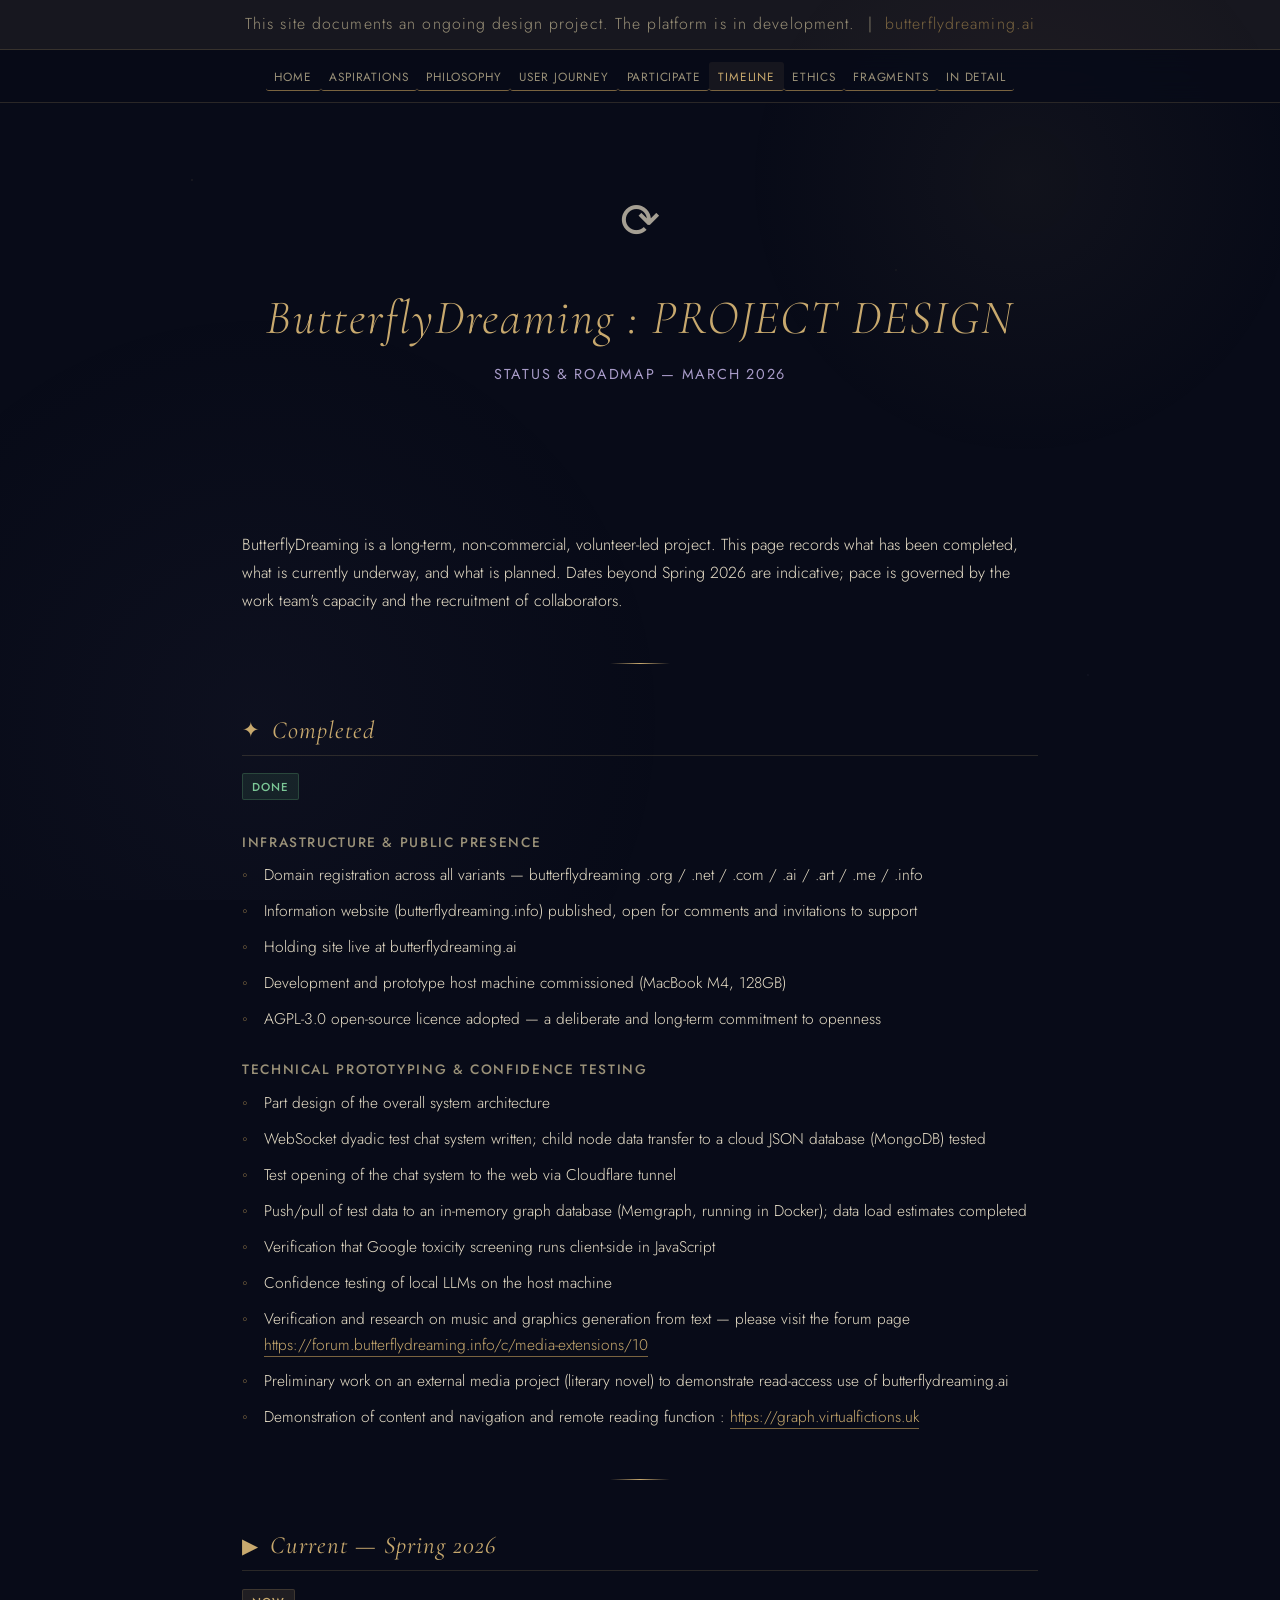
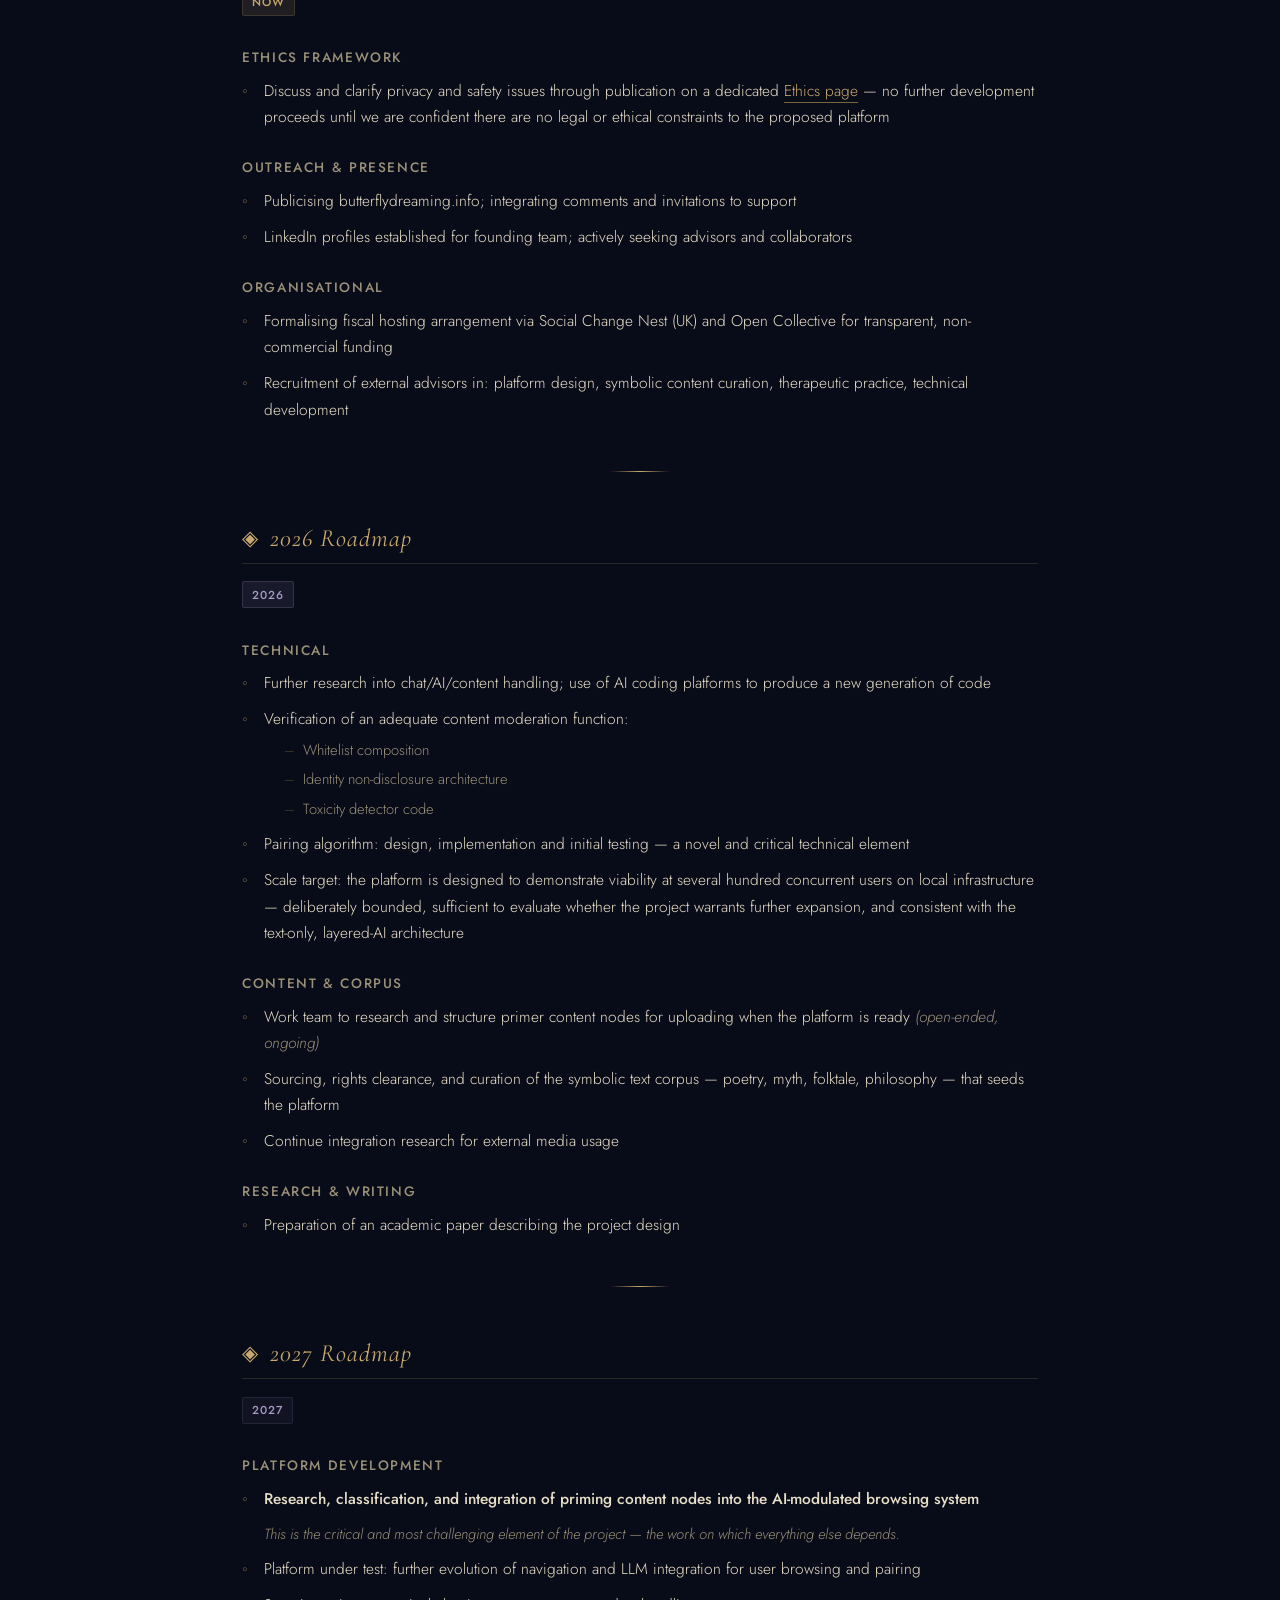
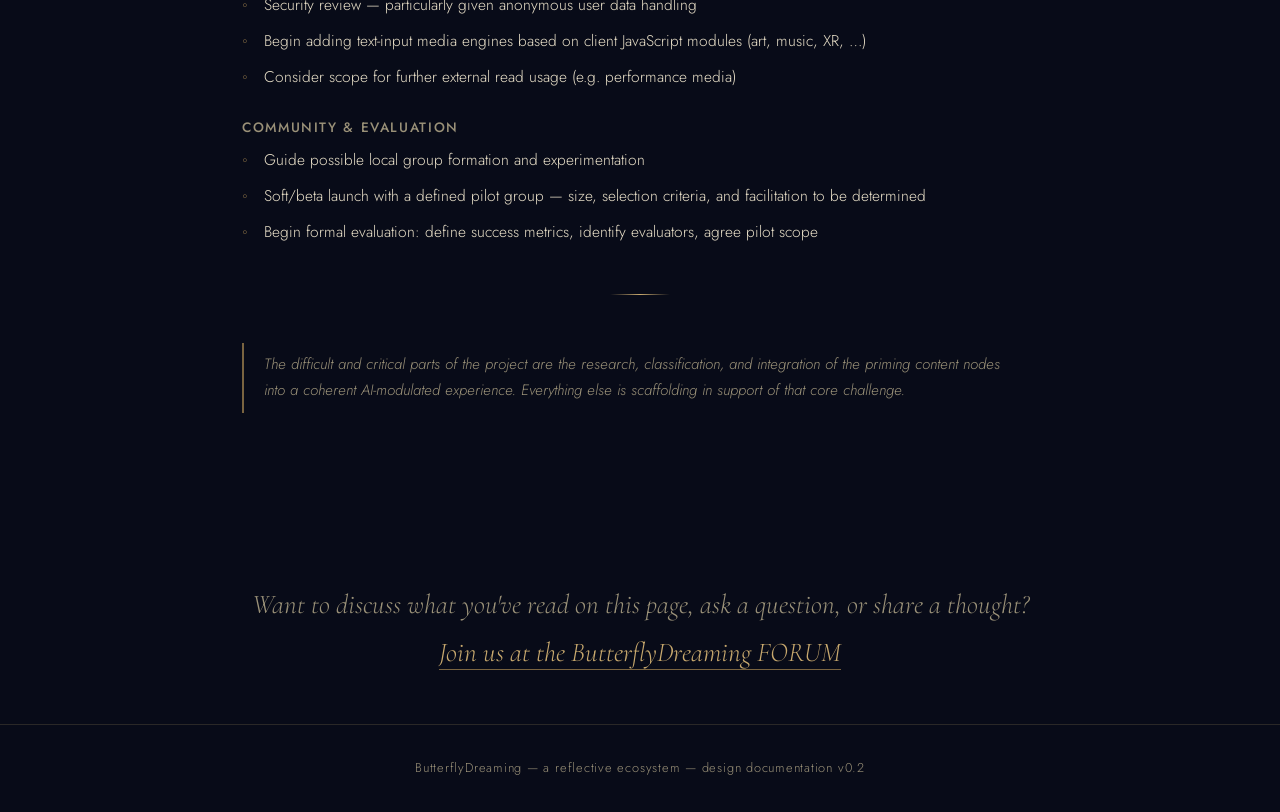
<file: timeline.html>
<!DOCTYPE html>
<html lang="en">
<head>
<meta charset="UTF-8">
<meta name="viewport" content="width=device-width, initial-scale=1.0">
<title>Project Timeline — ButterflyDreaming : PROJECT DESIGN</title>
<link rel="stylesheet" href="style.css">
<style>
  .site-banner {
    background: rgba(200,169,110,0.08);
    border-bottom: 1px solid var(--border);
    text-align: center;
    padding: 0.65rem 1rem;
    font-size: 0.99rem;
    letter-spacing: 0.07em;
    color: var(--text-dim);
    position: relative;
    z-index: 101;
  }
  .site-banner a {
    color: var(--gold-dim);
    border-bottom: none;
  }

  /* Timeline-specific styles */
  .tl-section {
    margin: 2.5rem 0 1rem;
    padding-bottom: 0.4rem;
    border-bottom: 1px solid var(--border);
    display: flex;
    align-items: center;
    gap: 0.75rem;
  }
  .tl-section-glyph {
    font-size: 1.3rem;
    color: var(--gold);
    flex-shrink: 0;
  }
  .tl-section h2 {
    font-family: var(--font-head);
    font-size: 1.55rem;
    font-weight: 400;
    color: var(--gold);
    letter-spacing: 0.04em;
    border: none;
    margin: 0;
    padding: 0;
  }
  .tl-subsection {
    margin: 1.6rem 0 0.5rem;
    font-family: var(--font-body);
    font-size: 0.85rem;
    font-weight: 500;
    letter-spacing: 0.12em;
    text-transform: uppercase;
    color: var(--text-dim);
  }
  .tl-list {
    list-style: none;
    padding: 0;
    margin: 0.5rem 0 0;
  }
  .tl-list li {
    position: relative;
    padding-left: 1.4rem;
    margin-bottom: 0.6rem;
    color: var(--text);
    font-size: 0.97rem;
    line-height: 1.7;
  }
  .tl-list li::before {
    content: '◦';
    position: absolute;
    left: 0;
    color: var(--gold-dim);
  }
  .tl-list li.tl-bold {
    font-weight: 500;
  }
  .tl-sublist {
    list-style: none;
    padding: 0;
    margin: 0.3rem 0 0.3rem 1.2rem;
  }
  .tl-sublist li {
    position: relative;
    padding-left: 1.2rem;
    margin-bottom: 0.35rem;
    color: var(--text-dim);
    font-size: 0.92rem;
    line-height: 1.65;
  }
  .tl-sublist li::before {
    content: '–';
    position: absolute;
    left: 0;
    color: var(--gold-dim);
    opacity: 0.6;
  }
  .tl-note {
    font-style: italic;
    color: var(--text-dim);
    font-size: 0.92rem;
    margin: 0.3rem 0 0.6rem 1.4rem;
    line-height: 1.65;
  }
  .tl-tag {
    display: inline-block;
    font-size: 0.72rem;
    letter-spacing: 0.1em;
    text-transform: uppercase;
    padding: 0.15rem 0.55rem;
    border-radius: 2px;
    margin-bottom: 0.3rem;
    font-family: var(--font-body);
    font-weight: 500;
  }
  .tag-done   { background: rgba(100,180,120,0.12); color: #7cc897; border: 1px solid rgba(100,180,120,0.25); }
  .tag-now    { background: rgba(200,169,110,0.12); color: var(--gold); border: 1px solid var(--border); }
  .tag-2026   { background: rgba(168,155,200,0.10); color: var(--lilac); border: 1px solid rgba(168,155,200,0.2); }
  .tag-2027   { background: rgba(168,155,200,0.06); color: var(--lilac); border: 1px solid rgba(168,155,200,0.12); }

  .tl-callout {
    border-left: 2px solid var(--gold-dim);
    padding: 0.6rem 1.25rem;
    margin: 1.5rem 0;
    color: var(--text-dim);
    font-style: italic;
    font-size: 0.94rem;
    line-height: 1.7;
  }
</style>
</head>
<body>

<div class="site-banner">
  This site documents an ongoing design project. The platform is in development. &nbsp;|&nbsp; <a href="https://butterflydreaming.ai">butterflydreaming.ai</a>
</div>

<nav>
  <div class="nav-inner">
    <ul class="nav-links">
      <li><a href="index.html">Home</a></li>
      <li><a href="aspirations.html">Aspirations</a></li>
      <li><a href="philosophy.html">Philosophy</a></li>
      <li><a href="journey.html">User Journey</a></li>
      <li><a href="participate.html">Participate</a></li>
      <li><a href="timeline.html" class="active">Timeline</a></li>
      <li><a href="ethics.html">Ethics</a></li>
      <li><a href="fragments.html">Fragments</a></li>
      <li><a href="ui.html">In Detail</a></li>
    </ul>
  </div>
</nav>

<div class="hero">
  <div class="hero-glyph">⟳</div>
  <h1 style="font-size: 3em;">ButterflyDreaming : PROJECT DESIGN</h1>
  <p class="subtitle">Status &amp; Roadmap — March 2026</p>
</div>

<div class="page">

  <p>
    ButterflyDreaming is a long-term, non-commercial, volunteer-led project. This page records what has been completed, what is currently underway, and what is planned. Dates beyond Spring 2026 are indicative; pace is governed by the work team's capacity and the recruitment of collaborators.
  </p>

  <div class="divider"></div>

  <!-- COMPLETED -->
  <div class="tl-section">
    <span class="tl-section-glyph">✦</span>
    <h2>Completed</h2>
  </div>
  <span class="tl-tag tag-done">Done</span>

  <p class="tl-subsection">Infrastructure &amp; Public Presence</p>
  <ul class="tl-list">
    <li>Domain registration across all variants — butterflydreaming .org / .net / .com / .ai / .art / .me / .info</li>
    <li>Information website (butterflydreaming.info) published, open for comments and invitations to support</li>
    <li>Holding site live at butterflydreaming.ai</li>
    <li>Development and prototype host machine commissioned (MacBook M4, 128GB)</li>
    <li>AGPL-3.0 open-source licence adopted — a deliberate and long-term commitment to openness</li>
  </ul>

  <p class="tl-subsection">Technical Prototyping &amp; Confidence Testing</p>
  <ul class="tl-list">
    <li>Part design of the overall system architecture</li>
    <li>WebSocket dyadic test chat system written; child node data transfer to a cloud JSON database (MongoDB) tested</li>
    <li>Test opening of the chat system to the web via Cloudflare tunnel</li>
    <li>Push/pull of test data to an in-memory graph database (Memgraph, running in Docker); data load estimates completed</li>
    <li>Verification that Google toxicity screening runs client-side in JavaScript</li>
    <li>Confidence testing of local LLMs on the host machine</li>
    <li>Verification and research on music and graphics generation from text — please visit the forum page <a href="https://forum.butterflydreaming.info/c/media-extensions/10">https://forum.butterflydreaming.info/c/media-extensions/10</a></li>
    <li>Preliminary work on an external media project (literary novel) to demonstrate read-access use of butterflydreaming.ai</li>
     <li>Demonstration of content and navigation and remote reading function : <a href="https://graph.virtualfictions.uk">https://graph.virtualfictions.uk</a></li>
  </ul>

  <div class="divider"></div>

  <!-- CURRENT -->
  <div class="tl-section">
    <span class="tl-section-glyph">▶</span>
    <h2>Current — Spring 2026</h2>
  </div>
  <span class="tl-tag tag-now">Now</span>

  <p class="tl-subsection">Ethics Framework</p>
  <ul class="tl-list">
    <li>Discuss and clarify privacy and safety issues through publication on a dedicated <a href="ethics.html">Ethics page</a> — no further development proceeds until we are confident there are no legal or ethical constraints to the proposed platform</li>
  </ul>

  <p class="tl-subsection">Outreach &amp; Presence</p>
  <ul class="tl-list">
    <li>Publicising butterflydreaming.info; integrating comments and invitations to support</li>
    <li>LinkedIn profiles established for founding team; actively seeking advisors and collaborators</li>
  </ul>

  <p class="tl-subsection">Organisational</p>
  <ul class="tl-list">
    <li>Formalising fiscal hosting arrangement via Social Change Nest (UK) and Open Collective for transparent, non-commercial funding</li>
    <li>Recruitment of external advisors in: platform design, symbolic content curation, therapeutic practice, technical development</li>
  </ul>

  <div class="divider"></div>

  <!-- 2026 ROADMAP -->
  <div class="tl-section">
    <span class="tl-section-glyph">◈</span>
    <h2>2026 Roadmap</h2>
  </div>
  <span class="tl-tag tag-2026">2026</span>

  <p class="tl-subsection">Technical</p>
  <ul class="tl-list">
    <li>Further research into chat/AI/content handling; use of AI coding platforms to produce a new generation of code</li>
    <li>Verification of an adequate content moderation function:
      <ul class="tl-sublist">
        <li>Whitelist composition</li>
        <li>Identity non-disclosure architecture</li>
        <li>Toxicity detector code</li>
      </ul>
    </li>
    <li>Pairing algorithm: design, implementation and initial testing — a novel and critical technical element</li>
    <li>Scale target: the platform is designed to demonstrate viability at several hundred concurrent users on local infrastructure — deliberately bounded, sufficient to evaluate whether the project warrants further expansion, and consistent with the text-only, layered-AI architecture</li>
  </ul>

  <p class="tl-subsection">Content &amp; Corpus</p>
  <ul class="tl-list">
    <li>Work team to research and structure primer content nodes for uploading when the platform is ready <span style="color:var(--text-dim); font-style:italic;">(open-ended, ongoing)</span></li>
    <li>Sourcing, rights clearance, and curation of the symbolic text corpus — poetry, myth, folktale, philosophy — that seeds the platform</li>
    <li>Continue integration research for external media usage</li>
  </ul>

  <p class="tl-subsection">Research &amp; Writing</p>
  <ul class="tl-list">
    <li>Preparation of an academic paper describing the project design</li>
  </ul>

  <div class="divider"></div>

  <!-- 2027 ROADMAP -->
  <div class="tl-section">
    <span class="tl-section-glyph">◈</span>
    <h2>2027 Roadmap</h2>
  </div>
  <span class="tl-tag tag-2027">2027</span>

  <p class="tl-subsection">Platform Development</p>
  <ul class="tl-list">
    <li class="tl-bold">Research, classification, and integration of priming content nodes into the AI-modulated browsing system</li>
  </ul>
  <p class="tl-note">This is the critical and most challenging element of the project — the work on which everything else depends.</p>
  <ul class="tl-list">
    <li>Platform under test: further evolution of navigation and LLM integration for user browsing and pairing</li>
    <li>Security review — particularly given anonymous user data handling</li>
    <li>Begin adding text-input media engines based on client JavaScript modules (art, music, XR, …)</li>
    <li>Consider scope for further external read usage (e.g. performance media)</li>
  </ul>

  <p class="tl-subsection">Community &amp; Evaluation</p>
  <ul class="tl-list">
    <li>Guide possible local group formation and experimentation</li>
    <li>Soft/beta launch with a defined pilot group — size, selection criteria, and facilitation to be determined</li>
    <li>Begin formal evaluation: define success metrics, identify evaluators, agree pilot scope</li>
  </ul>

  <div class="divider"></div>

  <div class="tl-callout">
    The difficult and critical parts of the project are the research, classification, and integration of the priming content nodes into a coherent AI-modulated experience. Everything else is scaffolding in support of that core challenge.
  </div>

</div>

<!-- Community forum link -->
<div style="max-width:860px; margin:3rem auto; padding:0 2rem; text-align:center;">
  <p style="font-size:1.7rem; color:var(--text-dim); font-style:italic; line-height:1.75; font-family:var(--font-head);">
    Want to discuss what you've read on this page, ask a question, or share a thought? <a href="https://forum.butterflydreaming.info">Join us at the ButterflyDreaming FORUM</a>
  </p>
</div>

<footer>
  ButterflyDreaming &mdash; a reflective ecosystem &mdash; design documentation v0.2
</footer>

</body>
</html>
</file>
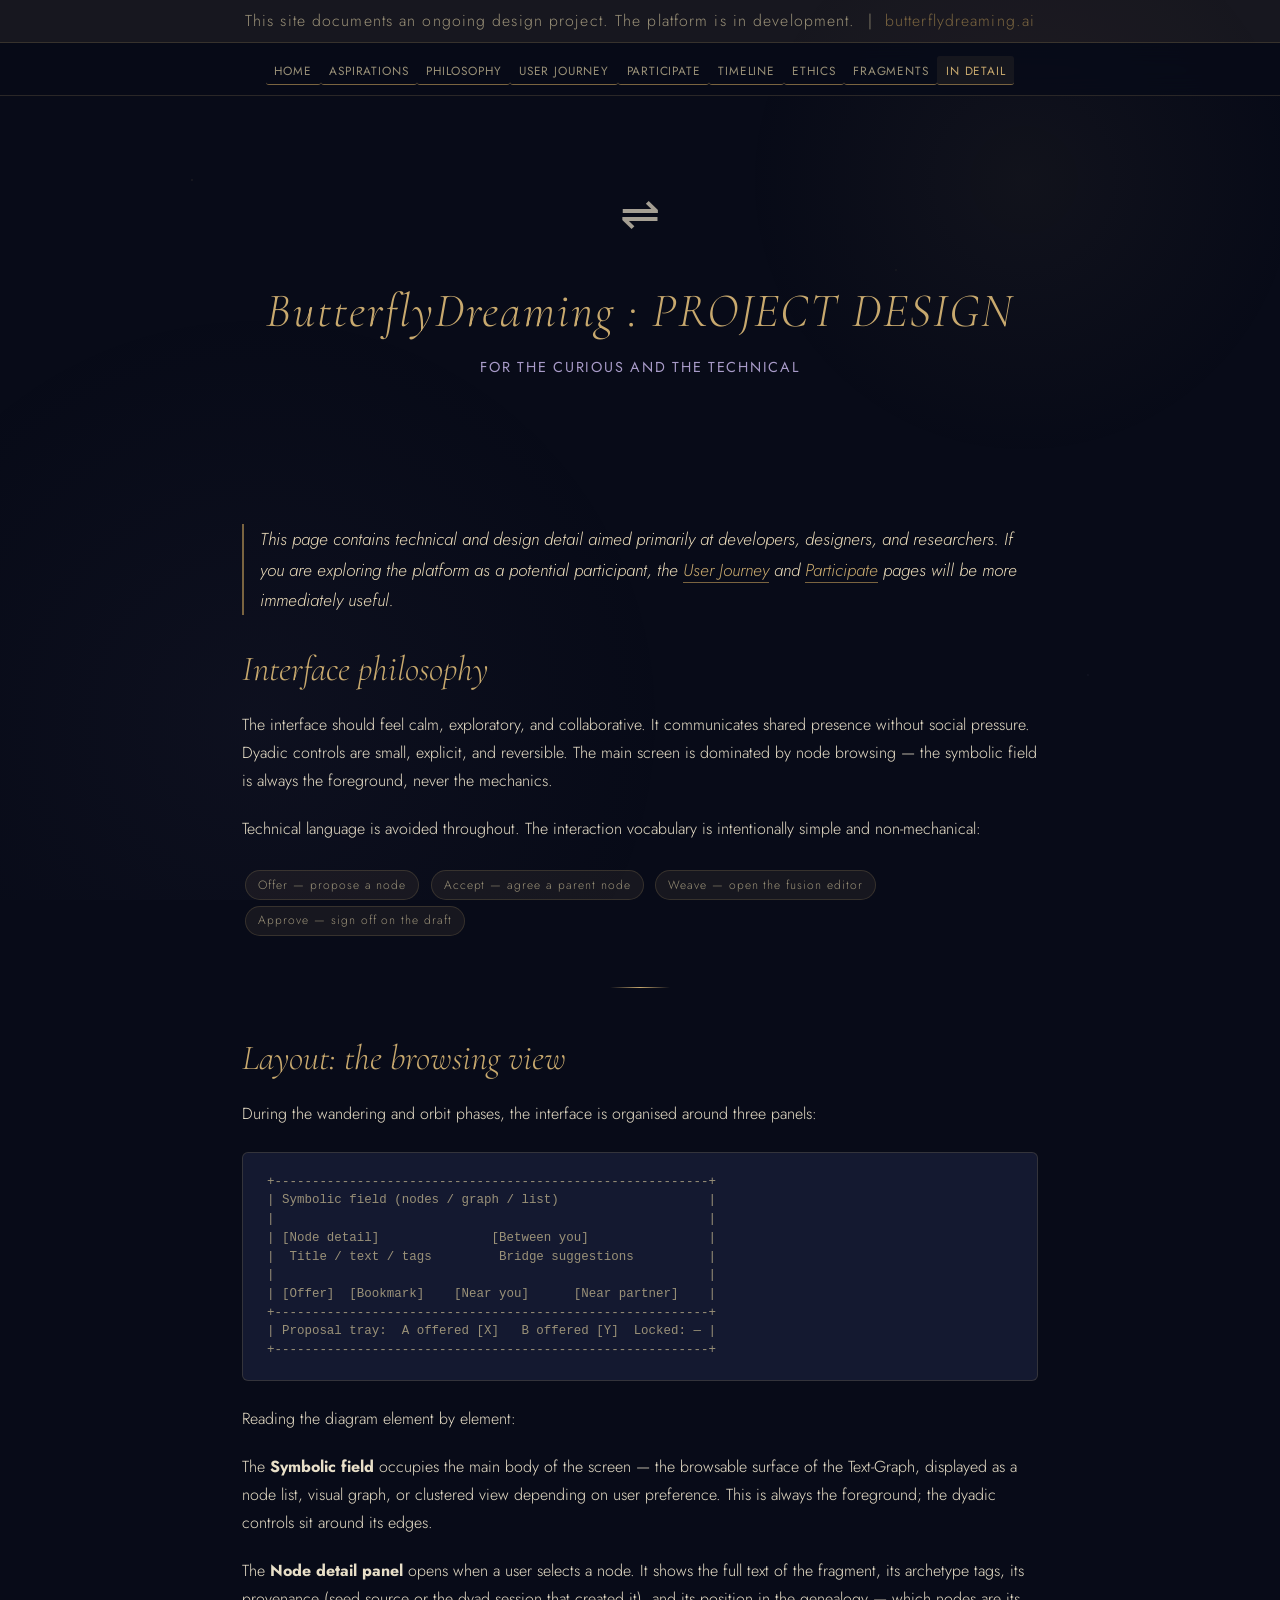
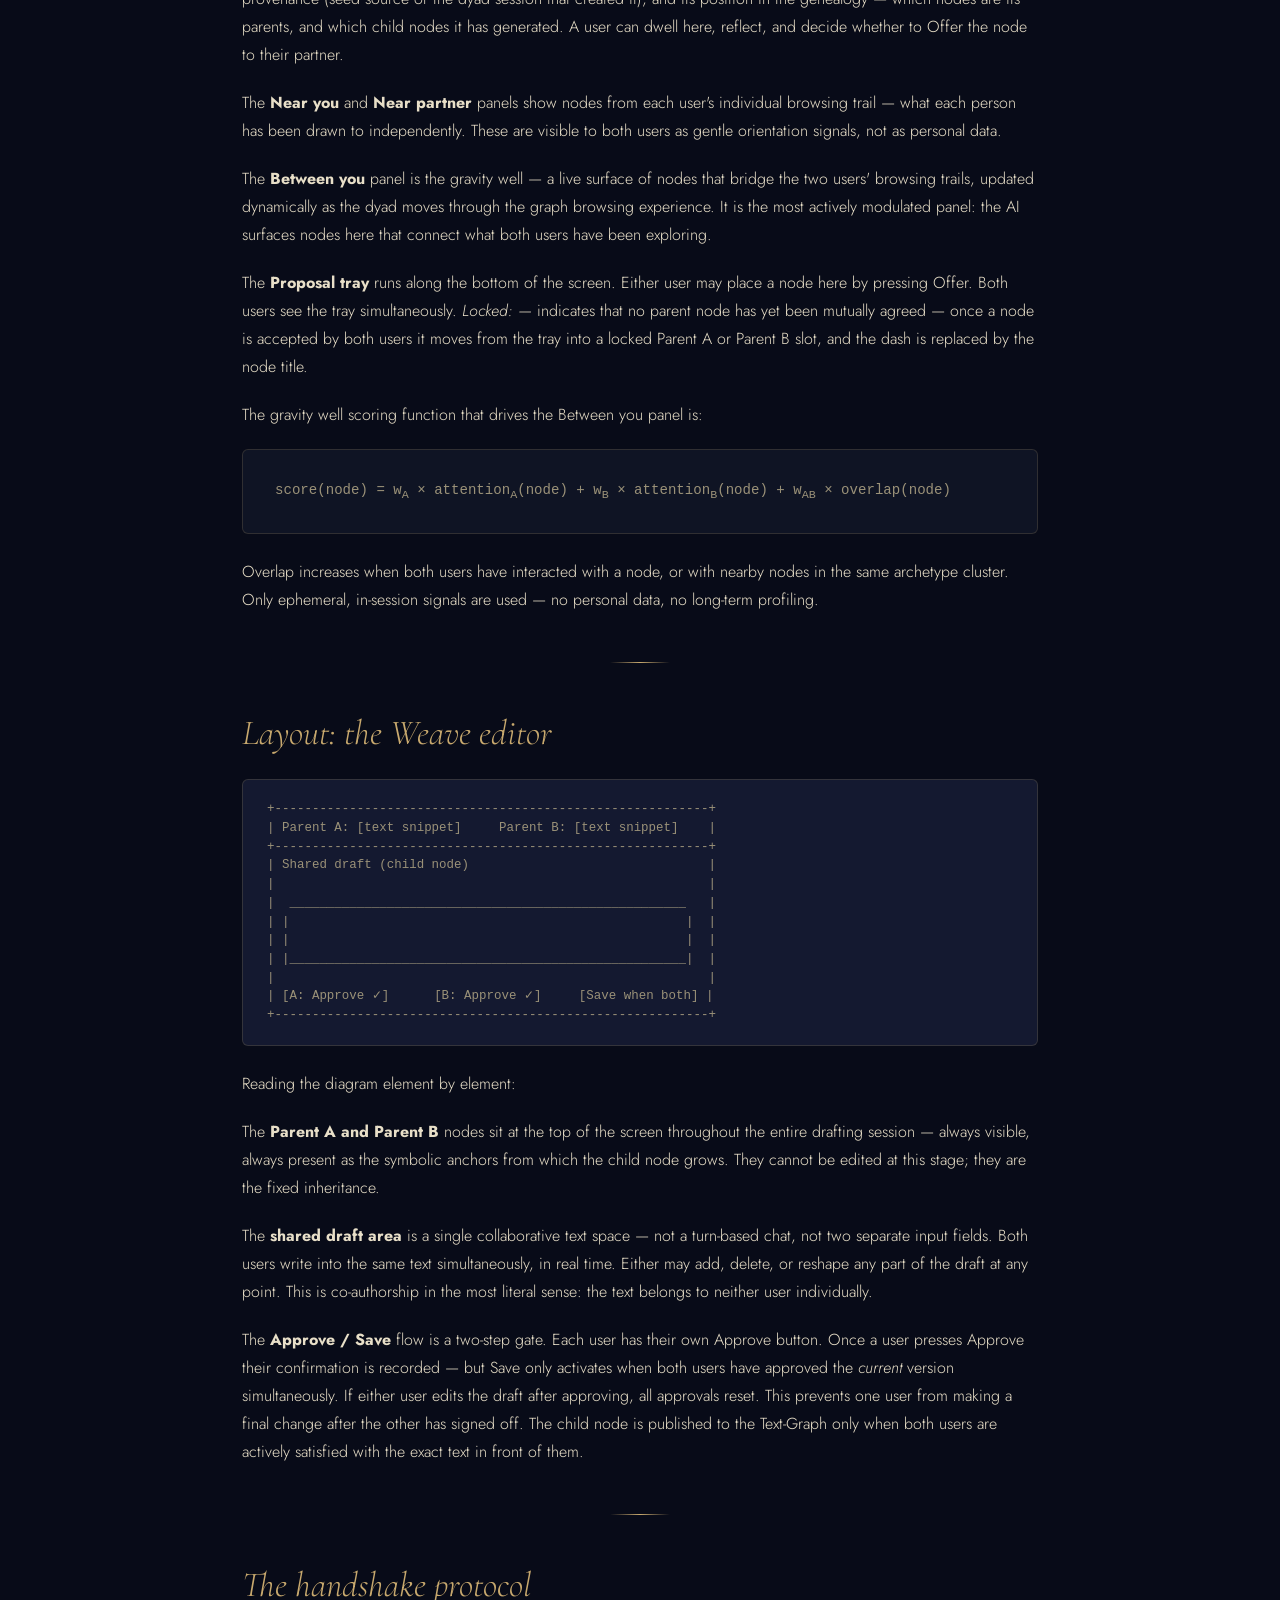
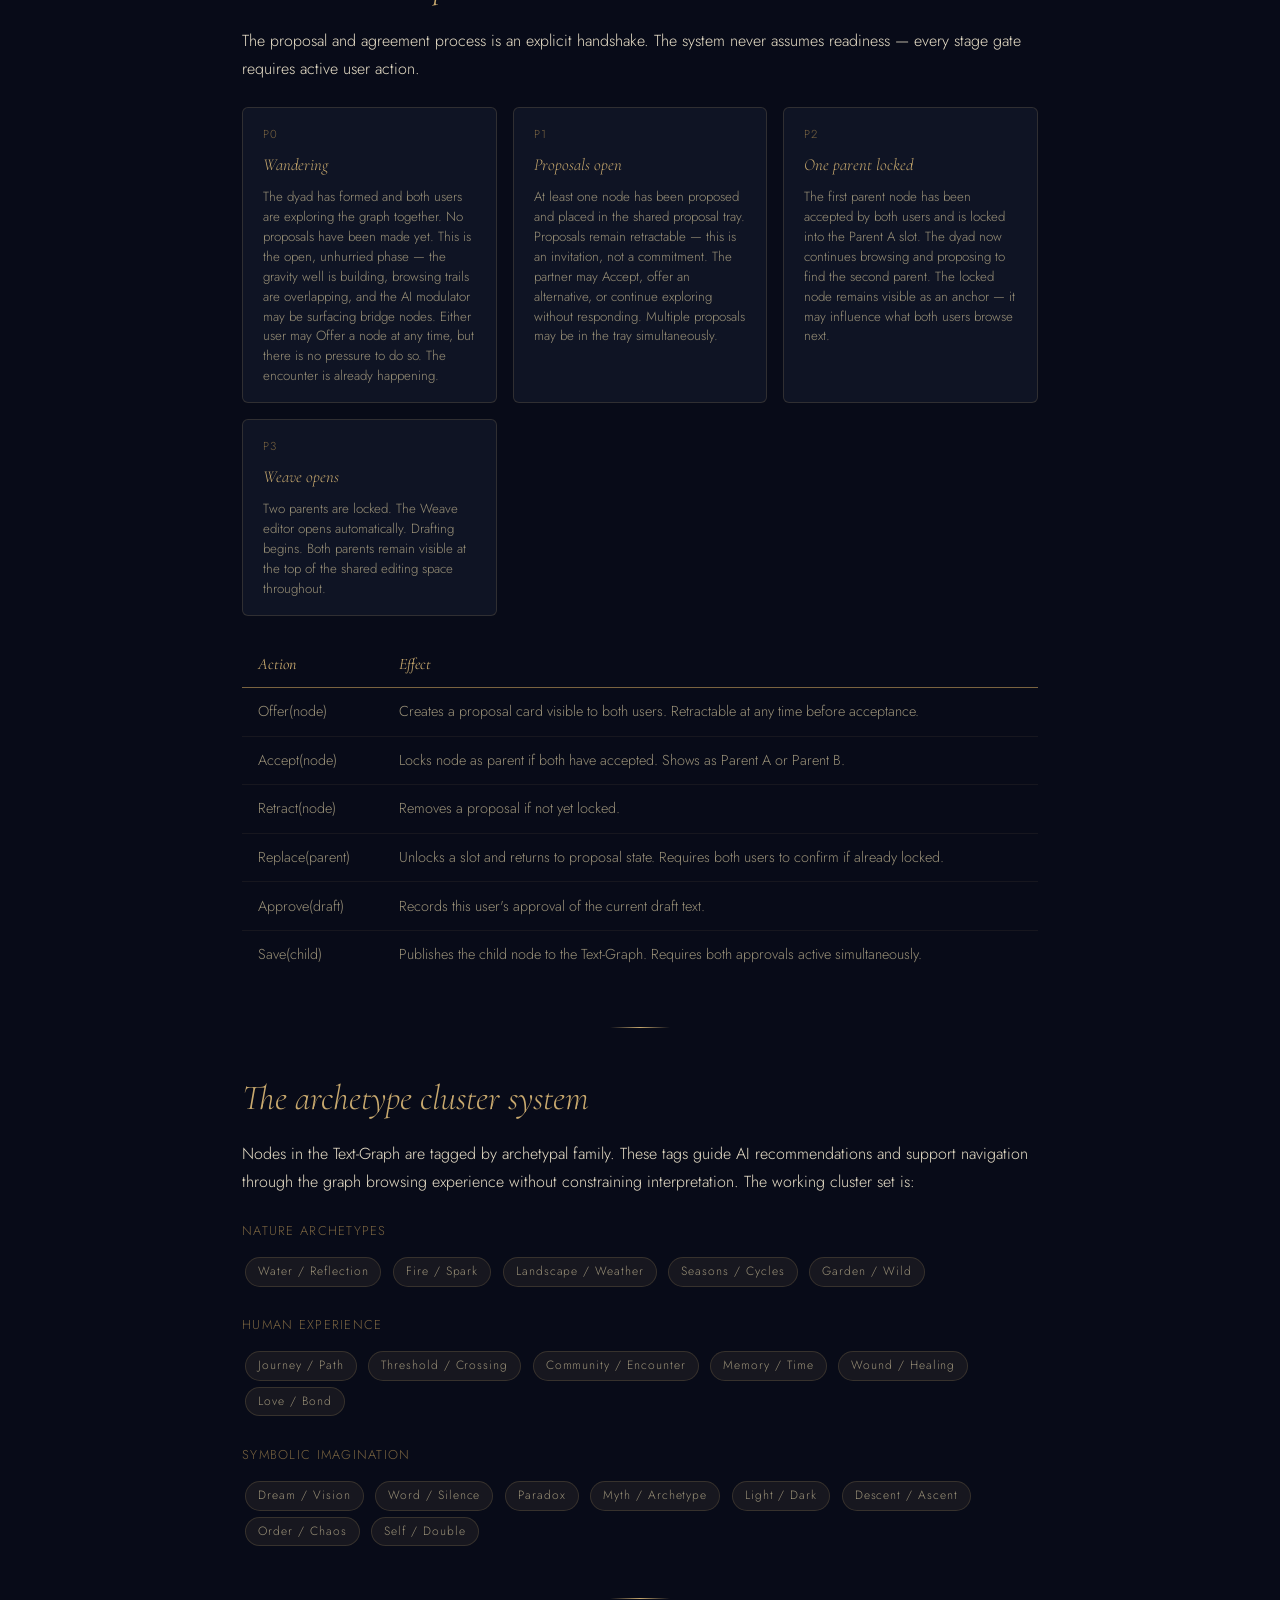
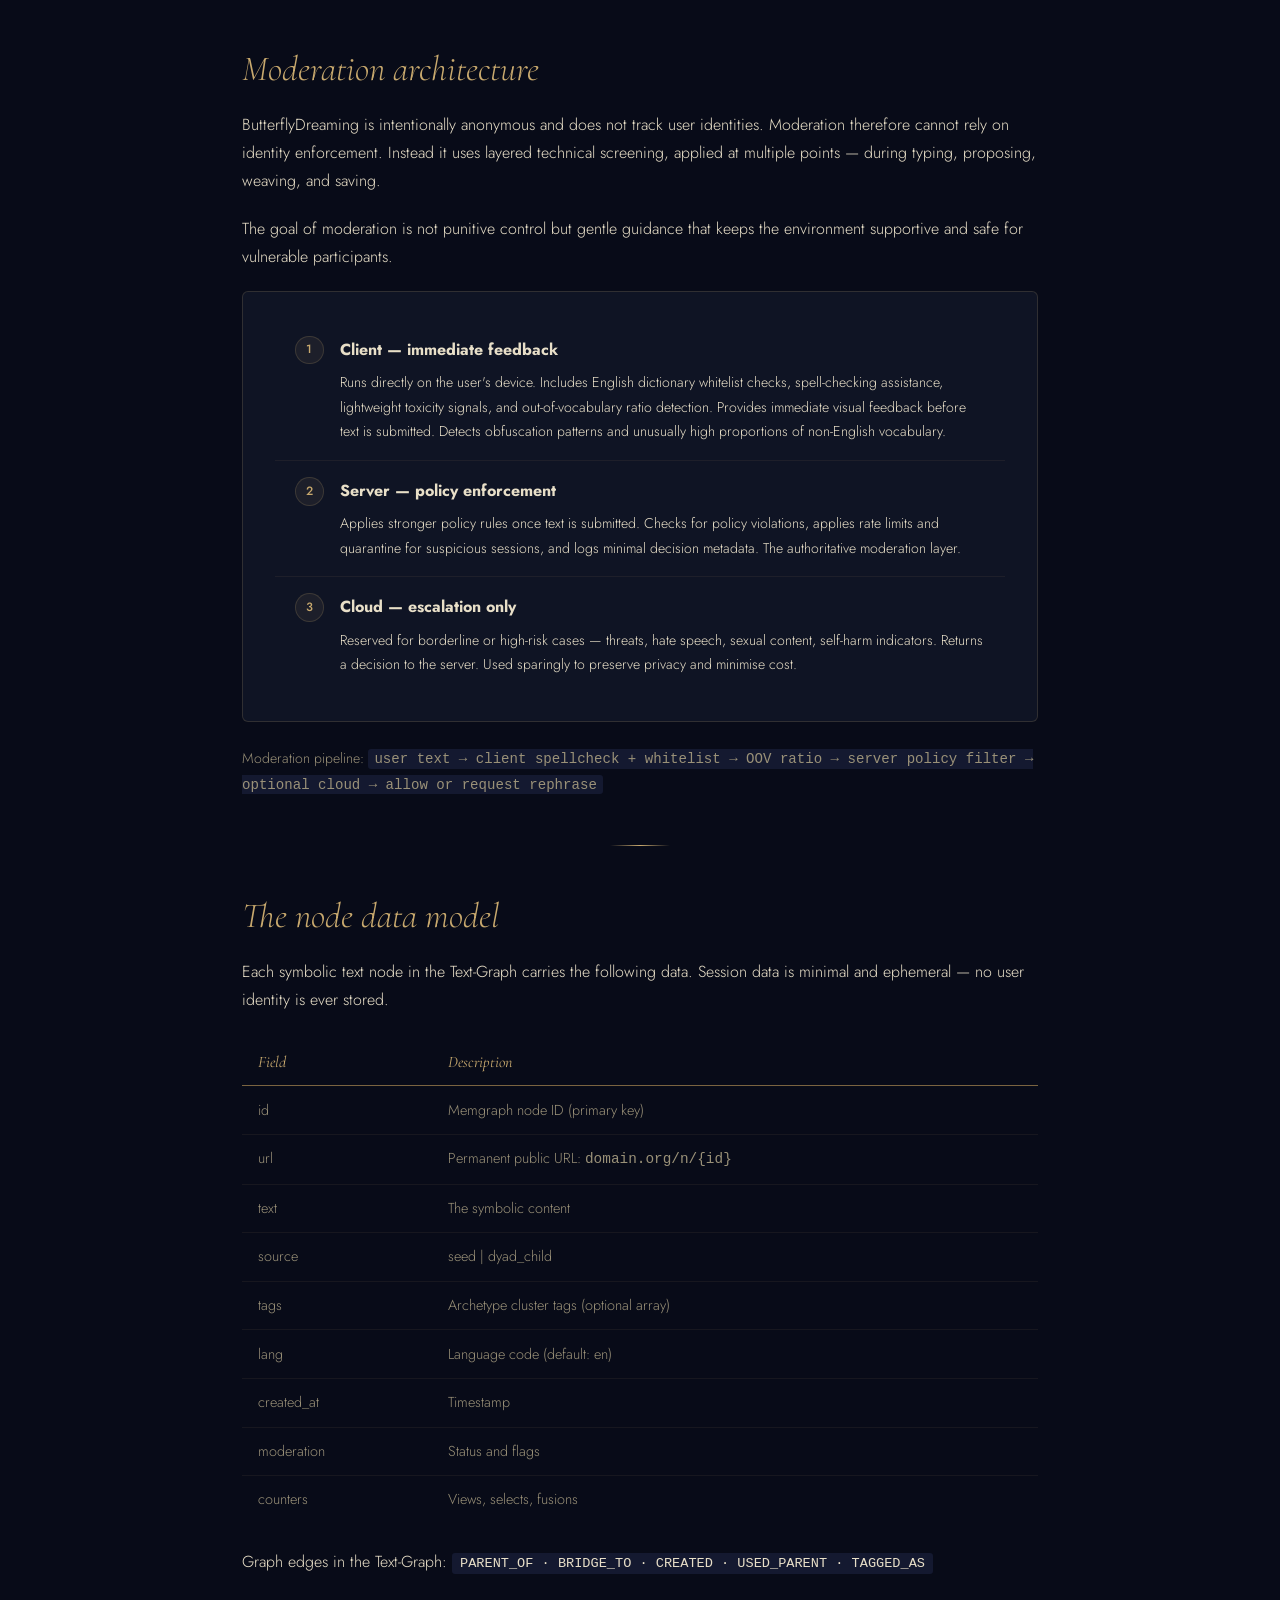
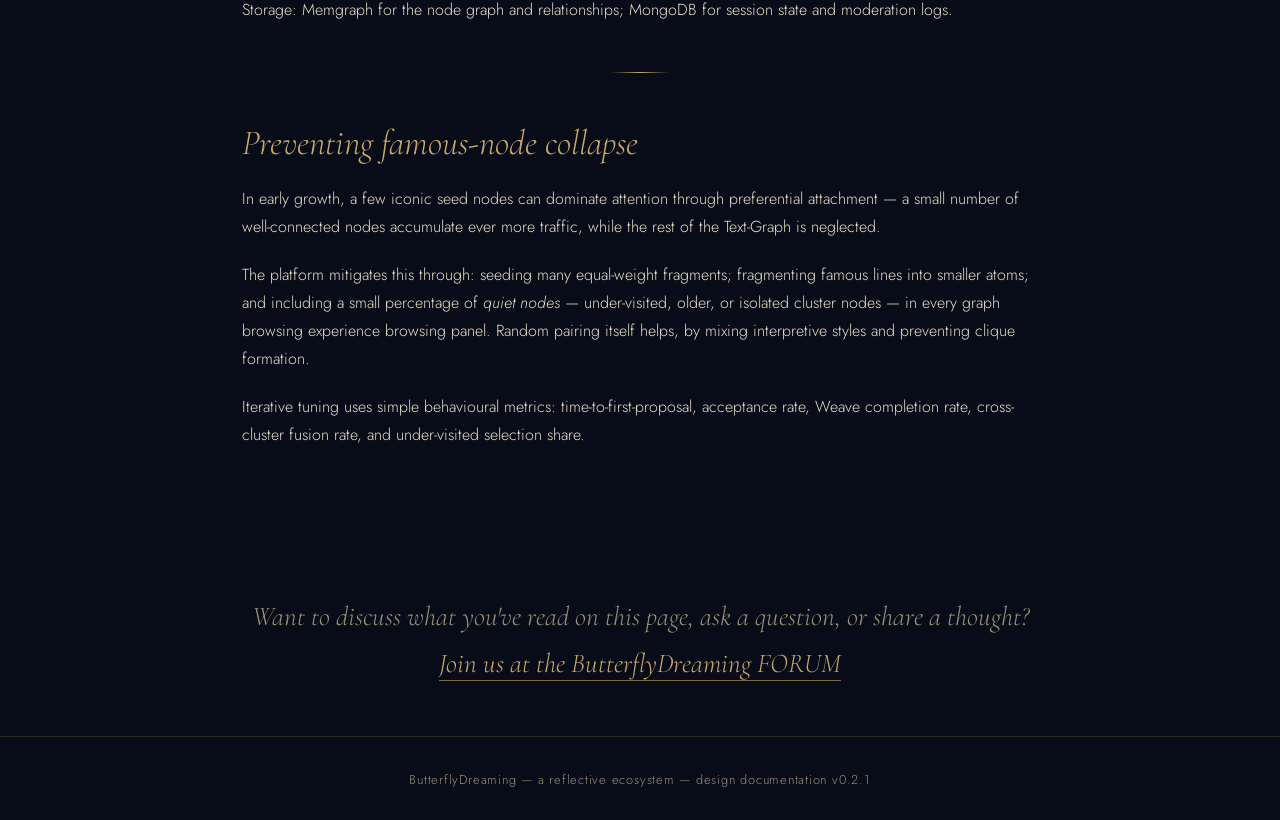
<file: ui.html>
<!DOCTYPE html>
<html lang="en">
<head>
<meta charset="UTF-8">
<meta name="viewport" content="width=device-width, initial-scale=1.0">
<title>In Detail — ButterflyDreaming : PROJECT DESIGN</title>
<link rel="stylesheet" href="style.css">
<style>
  .site-banner {
    background: rgba(200,169,110,0.08);
    border-bottom: 1px solid var(--border);
    text-align: center;
    padding: 0.45rem 1rem;
    font-size: 0.99rem;
    letter-spacing: 0.07em;
    color: var(--text-dim);
    position: relative;
    z-index: 101;
  }
  .site-banner a { color: var(--gold-dim); border-bottom: none; }
  .wireframe {
    font-family: 'Courier New', monospace;
    font-size: 0.78rem;
    background: var(--bg3);
    border: 1px solid var(--border);
    border-radius: 6px;
    padding: 1.25rem 1.5rem;
    margin: 1.5rem 0;
    color: var(--text-dim);
    line-height: 1.5;
    overflow-x: auto;
    white-space: pre;
  }
  .state-machine {
    display: grid;
    grid-template-columns: repeat(auto-fit, minmax(200px, 1fr));
    gap: 1rem;
    margin: 1.5rem 0;
  }
  .sm-state {
    background: var(--bg2);
    border: 1px solid var(--border);
    border-radius: 6px;
    padding: 1rem 1.25rem;
  }
  .sm-label {
    font-size: 0.72rem;
    letter-spacing: 0.1em;
    text-transform: uppercase;
    color: var(--gold-dim);
    margin-bottom: 0.35rem;
  }
  .sm-name {
    font-family: var(--font-head);
    font-size: 1.05rem;
    color: var(--gold);
    font-style: italic;
    margin-bottom: 0.5rem;
  }
  .sm-desc {
    font-size: 0.83rem;
    color: var(--text-dim);
    line-height: 1.5;
  }
  .mod-layer {
    display: flex;
    align-items: flex-start;
    gap: 1rem;
    padding: 1rem 1.25rem;
    border-bottom: 1px solid rgba(200,169,110,0.08);
  }
  .mod-layer:last-child { border-bottom: none; }
  .mod-num {
    flex-shrink: 0;
    width: 1.8rem;
    height: 1.8rem;
    border-radius: 50%;
    background: var(--glow);
    border: 1px solid var(--border);
    display: flex;
    align-items: center;
    justify-content: center;
    font-size: 0.75rem;
    font-weight: 500;
    color: var(--gold);
  }
  .audience-note {
    font-size: 0.82rem;
    color: var(--gold-dim);
    font-style: italic;
    border-left: 2px solid var(--gold-dim);
    padding-left: 1rem;
    margin-bottom: 2rem;
  }
  .audience-note {
    font-size: 1.08em;
    color: #e8d9b8;
  }
</style>
</head>
<body>

<div class="site-banner">
  This site documents an ongoing design project. The platform is in development. &nbsp;|&nbsp; <a href="https://butterflydreaming.ai">butterflydreaming.ai</a>
</div>

<nav>
  <div class="nav-inner">
    <!-- Change 14: last in navigation -->
    <ul class="nav-links">
      <li><a href="index.html">Home</a></li>
      <li><a href="aspirations.html">Aspirations</a></li>
      <li><a href="philosophy.html">Philosophy</a></li>
      <li><a href="journey.html">User Journey</a></li>
      <li><a href="participate.html">Participate</a></li>
      <li><a href="timeline.html">Timeline</a></li>
      <li><a href="ethics.html">Ethics</a></li>
      <li><a href="fragments.html">Fragments</a></li>
      <li><a href="ui.html" class="active">In Detail</a></li>
    </ul>
  </div>
</nav>

<!-- Change 14: new heading -->
<div class="hero">
  <div class="hero-glyph">⇌</div>

  <h1 style="font-size: 3em;">ButterflyDreaming : PROJECT DESIGN</h1>
  <p class="subtitle">For the curious and the technical</p>
</div>

<div class="page">

  <p class="audience-note">
    This page contains technical and design detail aimed primarily at developers, designers, and researchers. If you are exploring the platform as a potential participant, the <a href="journey.html">User Journey</a> and <a href="participate.html">Participate</a> pages will be more immediately useful.
  </p>

  <h2>Interface philosophy</h2>
  <p>
    The interface should feel calm, exploratory, and collaborative. It communicates shared presence without social pressure. Dyadic controls are small, explicit, and reversible. The main screen is dominated by node browsing — the symbolic field is always the foreground, never the mechanics.
  </p>
  <p>
    Technical language is avoided throughout. The interaction vocabulary is intentionally simple and non-mechanical:
  </p>
  <div style="margin: 1.5rem 0;">
    <span class="tag">Offer — propose a node</span>
    <span class="tag">Accept — agree a parent node</span>
    <span class="tag">Weave — open the fusion editor</span>
    <span class="tag">Approve — sign off on the draft</span>
  </div>

  <div class="divider"></div>

  <h2>Layout: the browsing view</h2>
  <p>During the wandering and orbit phases, the interface is organised around three panels:</p>

  <div class="wireframe">+----------------------------------------------------------+
| Symbolic field (nodes / graph / list)                    |
|                                                          |
| [Node detail]               [Between you]                |
|  Title / text / tags         Bridge suggestions          |
|                                                          |
| [Offer]  [Bookmark]    [Near you]      [Near partner]    |
+----------------------------------------------------------+
| Proposal tray:  A offered [X]   B offered [Y]  Locked: — |
+----------------------------------------------------------+</div>

  <p>
    Reading the diagram element by element:
  </p>
  <p>
    The <strong style="color: var(--text);">Symbolic field</strong> occupies the main body of the screen — the browsable surface of the Text-Graph, displayed as a node list, visual graph, or clustered view depending on user preference. This is always the foreground; the dyadic controls sit around its edges.
  </p>
  <p>
    The <strong style="color: var(--text);">Node detail panel</strong> opens when a user selects a node. It shows the full text of the fragment, its archetype tags, its provenance (seed source or the dyad session that created it), and its position in the genealogy — which nodes are its parents, and which child nodes it has generated. A user can dwell here, reflect, and decide whether to Offer the node to their partner.
  </p>
  <p>
    The <strong style="color: var(--text);">Near you</strong> and <strong style="color: var(--text);">Near partner</strong> panels show nodes from each user's individual browsing trail — what each person has been drawn to independently. These are visible to both users as gentle orientation signals, not as personal data.
  </p>
  <p>
    The <strong style="color: var(--text);">Between you</strong> panel is the gravity well — a live surface of nodes that bridge the two users' browsing trails, updated dynamically as the dyad moves through the graph browsing experience. It is the most actively modulated panel: the AI surfaces nodes here that connect what both users have been exploring.
  </p>
  <p>
    The <strong style="color: var(--text);">Proposal tray</strong> runs along the bottom of the screen. Either user may place a node here by pressing Offer. Both users see the tray simultaneously. <em>Locked: —</em> indicates that no parent node has yet been mutually agreed — once a node is accepted by both users it moves from the tray into a locked Parent A or Parent B slot, and the dash is replaced by the node title.
  </p>
  <p>
    The gravity well scoring function that drives the Between you panel is:
  </p>
  <div class="card" style="font-family: monospace; font-size: 0.88rem; color: var(--text-dim);">
    score(node) = w<sub>A</sub> × attention<sub>A</sub>(node) + w<sub>B</sub> × attention<sub>B</sub>(node) + w<sub>AB</sub> × overlap(node)
  </div>
  <p>
    Overlap increases when both users have interacted with a node, or with nearby nodes in the same archetype cluster. Only ephemeral, in-session signals are used — no personal data, no long-term profiling.
  </p>

  <div class="divider"></div>

  <h2>Layout: the Weave editor</h2>

  <div class="wireframe">+----------------------------------------------------------+
| Parent A: [text snippet]     Parent B: [text snippet]    |
+----------------------------------------------------------+
| Shared draft (child node)                                |
|                                                          |
|  _____________________________________________________   |
| |                                                     |  |
| |                                                     |  |
| |_____________________________________________________|  |
|                                                          |
| [A: Approve ✓]      [B: Approve ✓]     [Save when both] |
+----------------------------------------------------------+</div>

  <p>
    Reading the diagram element by element:
  </p>
  <p>
    The <strong style="color: var(--text);">Parent A and Parent B</strong> nodes sit at the top of the screen throughout the entire drafting session — always visible, always present as the symbolic anchors from which the child node grows. They cannot be edited at this stage; they are the fixed inheritance.
  </p>
  <p>
    The <strong style="color: var(--text);">shared draft area</strong> is a single collaborative text space — not a turn-based chat, not two separate input fields. Both users write into the same text simultaneously, in real time. Either may add, delete, or reshape any part of the draft at any point. This is co-authorship in the most literal sense: the text belongs to neither user individually.
  </p>
  <p>
    The <strong style="color: var(--text);">Approve / Save</strong> flow is a two-step gate. Each user has their own Approve button. Once a user presses Approve their confirmation is recorded — but Save only activates when both users have approved the <em>current</em> version simultaneously. If either user edits the draft after approving, all approvals reset. This prevents one user from making a final change after the other has signed off. The child node is published to the Text-Graph only when both users are actively satisfied with the exact text in front of them.
  </p>

  <div class="divider"></div>

  <h2>The handshake protocol</h2>
  <p>
    The proposal and agreement process is an explicit handshake. The system never assumes readiness — every stage gate requires active user action.
  </p>

  <!-- Change 16: P0 box expanded, less telegraphic -->
  <div class="state-machine">
    <div class="sm-state">
      <div class="sm-label">P0</div>
      <div class="sm-name">Wandering</div>
      <div class="sm-desc">The dyad has formed and both users are exploring the graph together. No proposals have been made yet. This is the open, unhurried phase — the gravity well is building, browsing trails are overlapping, and the AI modulator may be surfacing bridge nodes. Either user may Offer a node at any time, but there is no pressure to do so. The encounter is already happening.</div>
    </div>
    <div class="sm-state">
      <div class="sm-label">P1</div>
      <div class="sm-name">Proposals open</div>
      <div class="sm-desc">At least one node has been proposed and placed in the shared proposal tray. Proposals remain retractable — this is an invitation, not a commitment. The partner may Accept, offer an alternative, or continue exploring without responding. Multiple proposals may be in the tray simultaneously.</div>
    </div>
    <div class="sm-state">
      <div class="sm-label">P2</div>
      <div class="sm-name">One parent locked</div>
      <div class="sm-desc">The first parent node has been accepted by both users and is locked into the Parent A slot. The dyad now continues browsing and proposing to find the second parent. The locked node remains visible as an anchor — it may influence what both users browse next.</div>
    </div>
    <div class="sm-state">
      <div class="sm-label">P3</div>
      <div class="sm-name">Weave opens</div>
      <div class="sm-desc">Two parents are locked. The Weave editor opens automatically. Drafting begins. Both parents remain visible at the top of the shared editing space throughout.</div>
    </div>
  </div>

  <table>
    <thead><tr><th>Action</th><th>Effect</th></tr></thead>
    <tbody>
      <tr><td>Offer(node)</td><td>Creates a proposal card visible to both users. Retractable at any time before acceptance.</td></tr>
      <tr><td>Accept(node)</td><td>Locks node as parent if both have accepted. Shows as Parent A or Parent B.</td></tr>
      <tr><td>Retract(node)</td><td>Removes a proposal if not yet locked.</td></tr>
      <tr><td>Replace(parent)</td><td>Unlocks a slot and returns to proposal state. Requires both users to confirm if already locked.</td></tr>
      <tr><td>Approve(draft)</td><td>Records this user's approval of the current draft text.</td></tr>
      <tr><td>Save(child)</td><td>Publishes the child node to the Text-Graph. Requires both approvals active simultaneously.</td></tr>
    </tbody>
  </table>

  <div class="divider"></div>

  <h2>The archetype cluster system</h2>
  <p>
    Nodes in the Text-Graph are tagged by archetypal family. These tags guide AI recommendations and support navigation through the graph browsing experience without constraining interpretation. The working cluster set is:
  </p>

  <div style="margin: 1.5rem 0;">
    <p style="font-size: 0.8rem; letter-spacing: 0.1em; text-transform: uppercase; color: var(--gold-dim); margin-bottom: 0.75rem;">Nature archetypes</p>
    <span class="tag">Water / Reflection</span>
    <span class="tag">Fire / Spark</span>
    <span class="tag">Landscape / Weather</span>
    <span class="tag">Seasons / Cycles</span>
    <span class="tag">Garden / Wild</span>
  </div>

  <div style="margin: 1.5rem 0;">
    <p style="font-size: 0.8rem; letter-spacing: 0.1em; text-transform: uppercase; color: var(--gold-dim); margin-bottom: 0.75rem;">Human experience</p>
    <span class="tag">Journey / Path</span>
    <span class="tag">Threshold / Crossing</span>
    <span class="tag">Community / Encounter</span>
    <span class="tag">Memory / Time</span>
    <span class="tag">Wound / Healing</span>
    <span class="tag">Love / Bond</span>
  </div>

  <div style="margin: 1.5rem 0;">
    <p style="font-size: 0.8rem; letter-spacing: 0.1em; text-transform: uppercase; color: var(--gold-dim); margin-bottom: 0.75rem;">Symbolic imagination</p>
    <span class="tag">Dream / Vision</span>
    <span class="tag">Word / Silence</span>
    <span class="tag">Paradox</span>
    <span class="tag">Myth / Archetype</span>
    <span class="tag">Light / Dark</span>
    <span class="tag">Descent / Ascent</span>
    <span class="tag">Order / Chaos</span>
    <span class="tag">Self / Double</span>
  </div>

  <div class="divider"></div>

  <h2>Moderation architecture</h2>
  <p>
    ButterflyDreaming is intentionally anonymous and does not track user identities. Moderation therefore cannot rely on identity enforcement. Instead it uses layered technical screening, applied at multiple points — during typing, proposing, weaving, and saving.
  </p>
  <p>
    The goal of moderation is not punitive control but gentle guidance that keeps the environment supportive and safe for vulnerable participants.
  </p>

  <div class="card">
    <div class="mod-layer">
      <div class="mod-num">1</div>
      <div>
        <strong style="color: var(--text);">Client — immediate feedback</strong>
        <p style="margin-top: 0.4rem; font-size: 0.88rem;">Runs directly on the user's device. Includes English dictionary whitelist checks, spell-checking assistance, lightweight toxicity signals, and out-of-vocabulary ratio detection. Provides immediate visual feedback before text is submitted. Detects obfuscation patterns and unusually high proportions of non-English vocabulary.</p>
      </div>
    </div>
    <div class="mod-layer">
      <div class="mod-num">2</div>
      <div>
        <strong style="color: var(--text);">Server — policy enforcement</strong>
        <p style="margin-top: 0.4rem; font-size: 0.88rem;">Applies stronger policy rules once text is submitted. Checks for policy violations, applies rate limits and quarantine for suspicious sessions, and logs minimal decision metadata. The authoritative moderation layer.</p>
      </div>
    </div>
    <div class="mod-layer">
      <div class="mod-num">3</div>
      <div>
        <strong style="color: var(--text);">Cloud — escalation only</strong>
        <p style="margin-top: 0.4rem; font-size: 0.88rem;">Reserved for borderline or high-risk cases — threats, hate speech, sexual content, self-harm indicators. Returns a decision to the server. Used sparingly to preserve privacy and minimise cost.</p>
      </div>
    </div>
  </div>

  <p style="font-size: 0.88rem; color: var(--text-dim);">
    Moderation pipeline: <code style="background: var(--bg3); padding: 0.1rem 0.4rem; border-radius: 3px;">user text → client spellcheck + whitelist → OOV ratio → server policy filter → optional cloud → allow or request rephrase</code>
  </p>

  <div class="divider"></div>

  <h2>The node data model</h2>
  <p>
    Each symbolic text node in the Text-Graph carries the following data. Session data is minimal and ephemeral — no user identity is ever stored.
  </p>

  <table>
    <thead><tr><th>Field</th><th>Description</th></tr></thead>
    <tbody>
      <tr><td>id</td><td>Memgraph node ID (primary key)</td></tr>
      <tr><td>url</td><td>Permanent public URL: <code>domain.org/n/{id}</code></td></tr>
      <tr><td>text</td><td>The symbolic content</td></tr>
      <tr><td>source</td><td>seed | dyad_child</td></tr>
      <tr><td>tags</td><td>Archetype cluster tags (optional array)</td></tr>
      <tr><td>lang</td><td>Language code (default: en)</td></tr>
      <tr><td>created_at</td><td>Timestamp</td></tr>
      <tr><td>moderation</td><td>Status and flags</td></tr>
      <tr><td>counters</td><td>Views, selects, fusions</td></tr>
    </tbody>
  </table>

  <p>
    Graph edges in the Text-Graph: <code style="font-size: 0.85rem; background: var(--bg3); padding: 0.2rem 0.5rem; border-radius: 3px;">PARENT_OF · BRIDGE_TO · CREATED · USED_PARENT · TAGGED_AS</code>
  </p>
  <p>
    Storage: Memgraph for the node graph and relationships; MongoDB for session state and moderation logs.
  </p>

  <div class="divider"></div>

  <h2>Preventing famous-node collapse</h2>
  <p>
    In early growth, a few iconic seed nodes can dominate attention through preferential attachment — a small number of well-connected nodes accumulate ever more traffic, while the rest of the Text-Graph is neglected.
  </p>
  <p>
    The platform mitigates this through: seeding many equal-weight fragments; fragmenting famous lines into smaller atoms; and including a small percentage of <em>quiet nodes</em> — under-visited, older, or isolated cluster nodes — in every graph browsing experience browsing panel. Random pairing itself helps, by mixing interpretive styles and preventing clique formation.
  </p>
  <p>
    Iterative tuning uses simple behavioural metrics: time-to-first-proposal, acceptance rate, Weave completion rate, cross-cluster fusion rate, and under-visited selection share.
  </p>

</div>

<!-- Community forum link -->
<div style="max-width:860px; margin:3rem auto; padding:0 2rem; text-align:center;">
  <p style="font-size:1.7rem; color:var(--text-dim); font-style:italic; line-height:1.75; font-family:var(--font-head);">
    Want to discuss what you've read on this page, ask a question, or share a thought? <a href="https://forum.butterflydreaming.info">Join us at the ButterflyDreaming FORUM</a>
  </p>
</div>

<footer>
  ButterflyDreaming &mdash; a reflective ecosystem &mdash; design documentation v0.2.1
</footer>

</body>
</html>
</file>
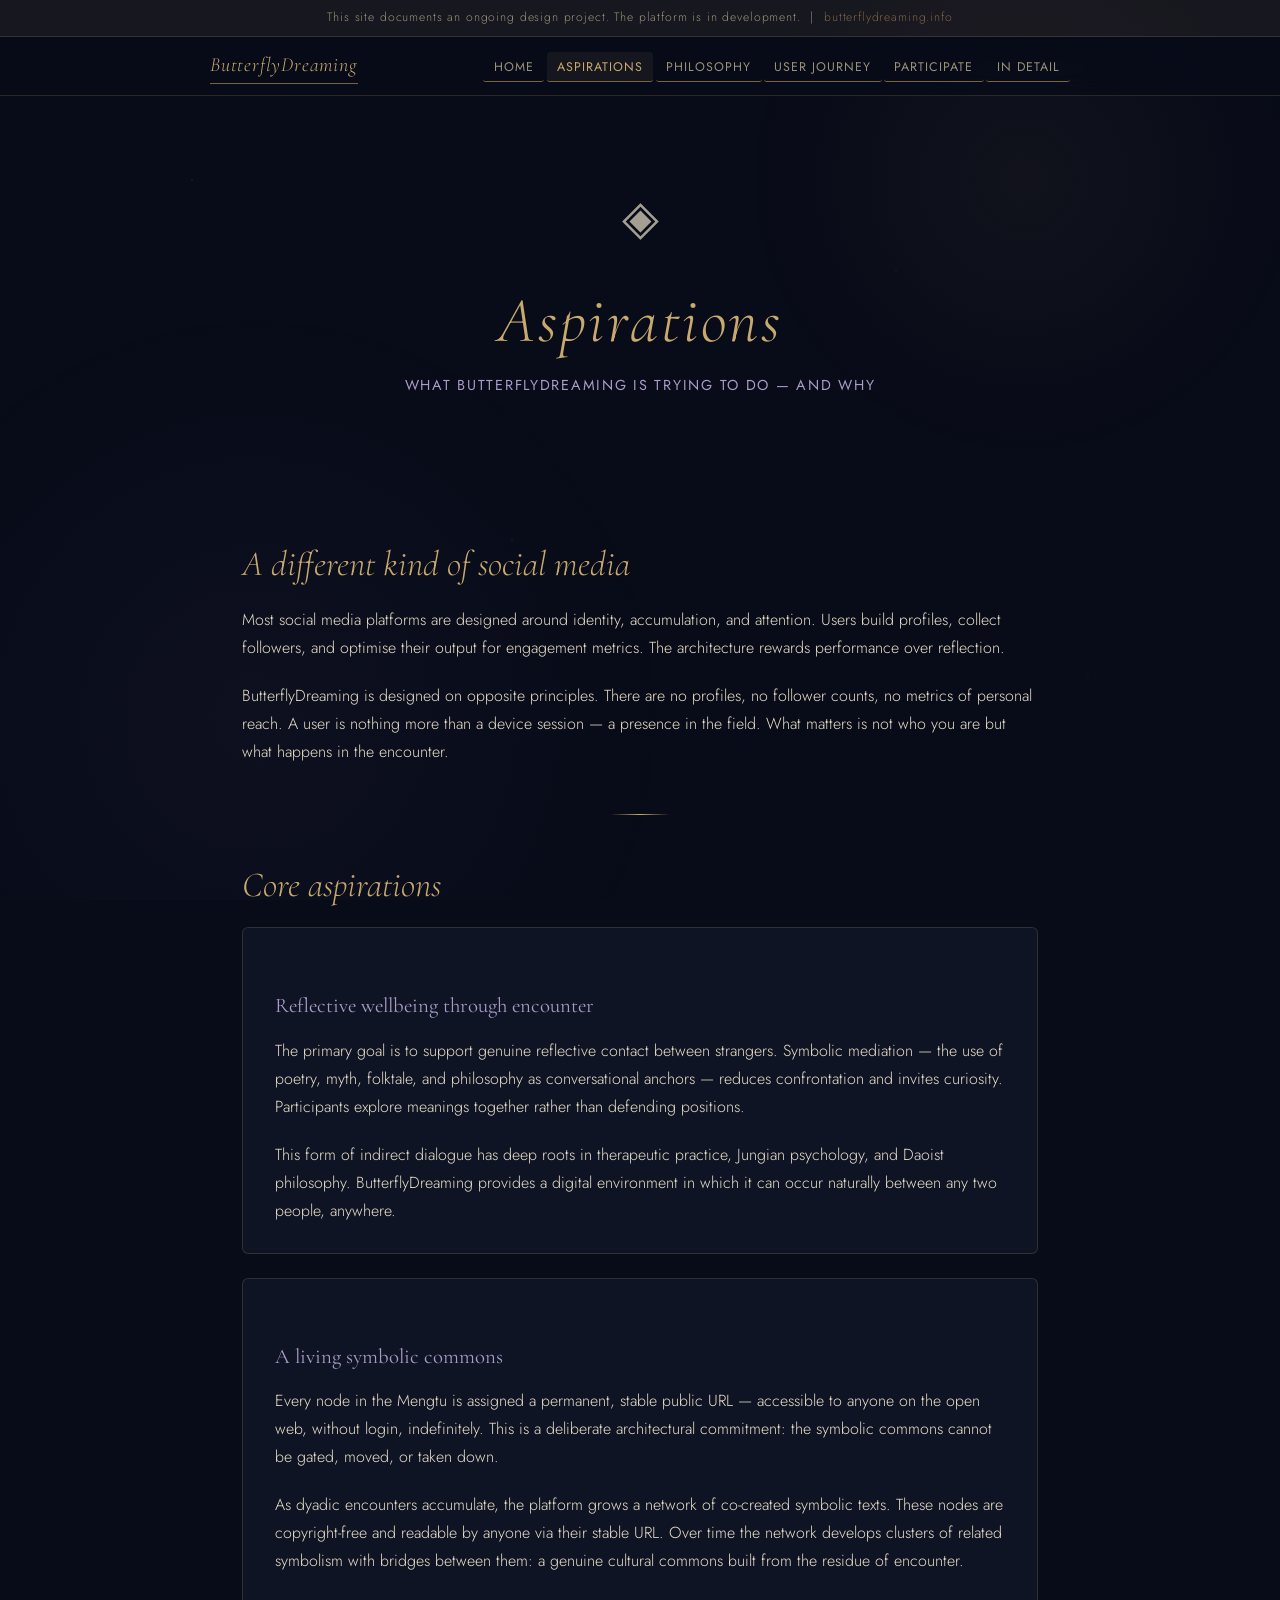
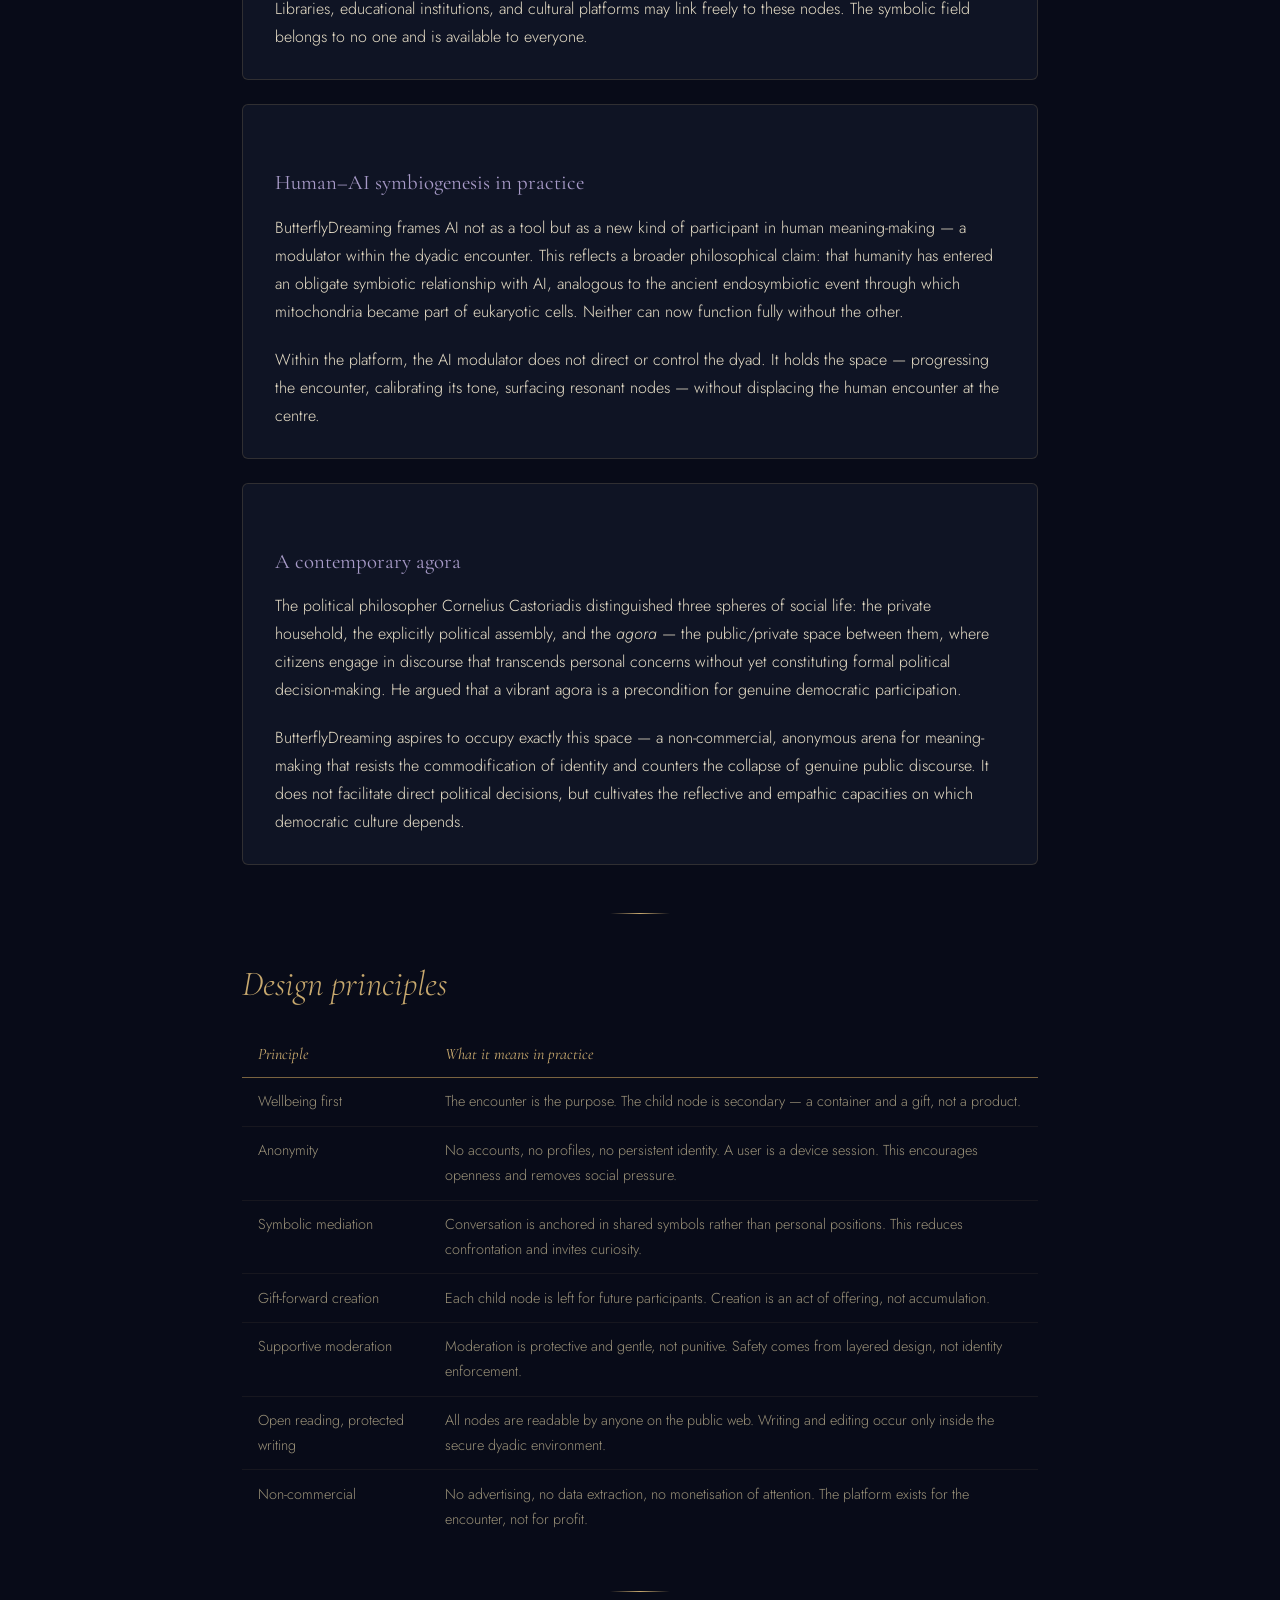
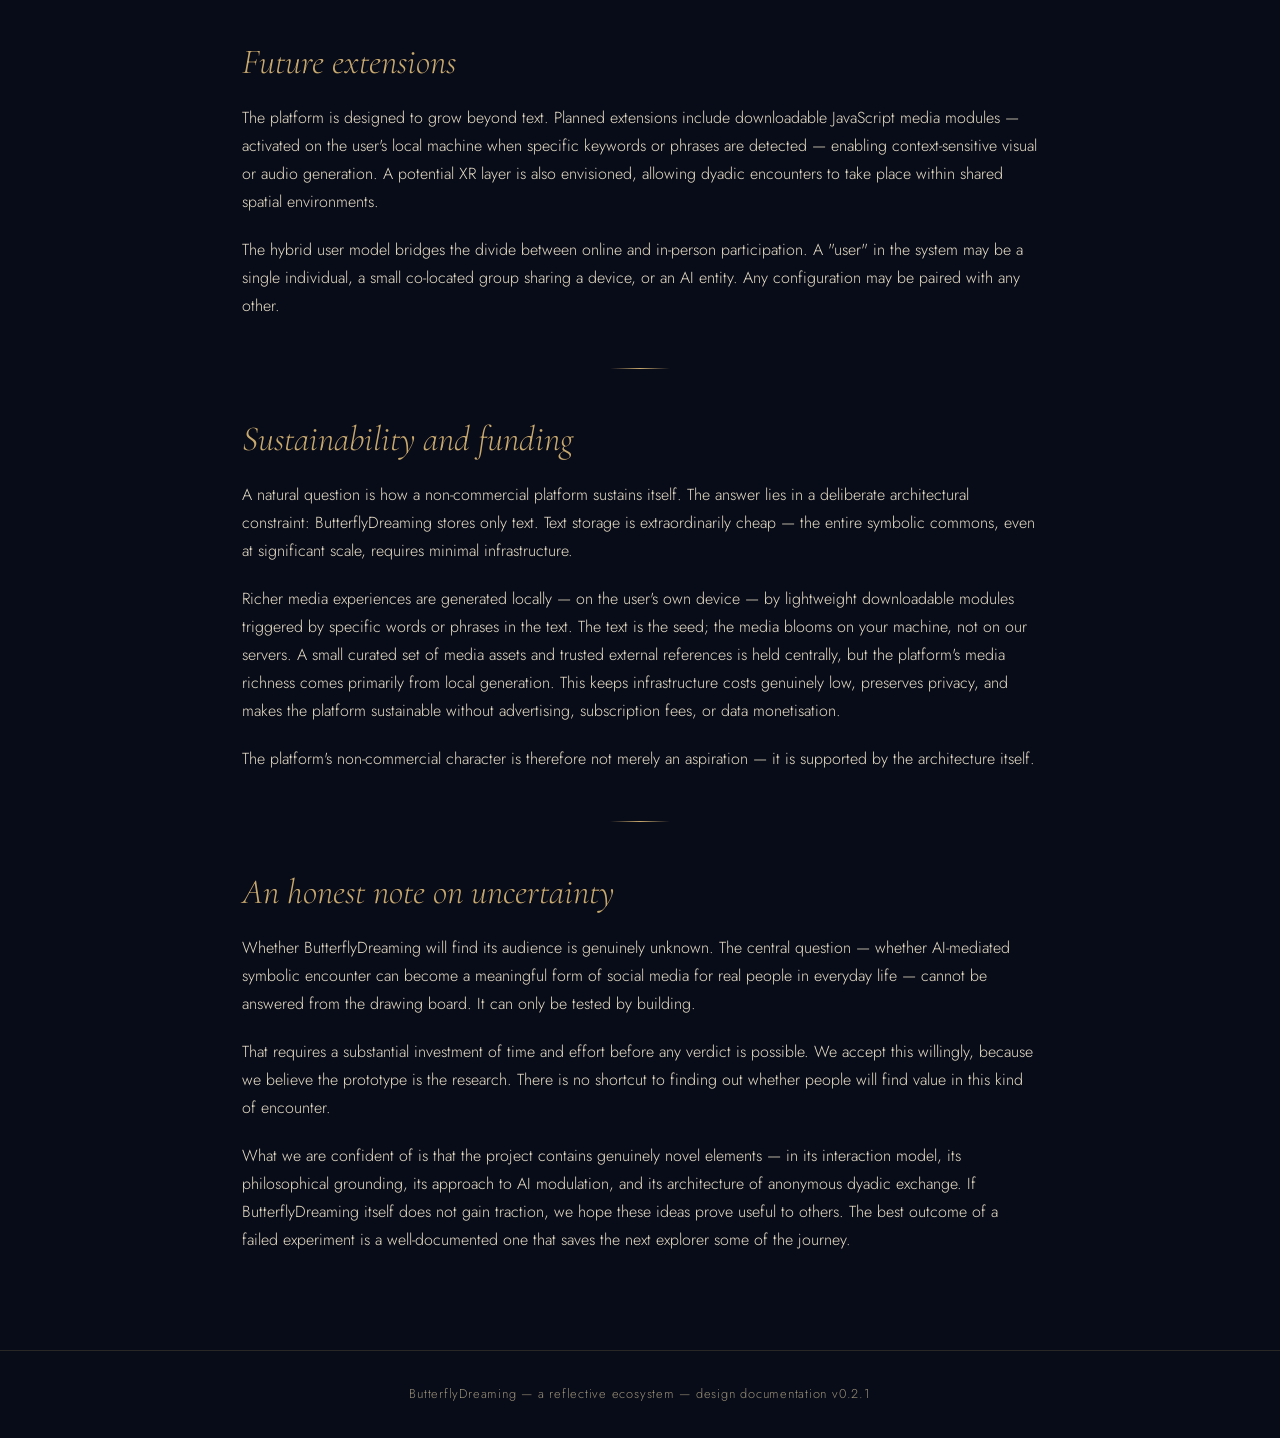
<file: bd_v21/aspirations.html>
<!DOCTYPE html>
<html lang="en">
<head>
<meta charset="UTF-8">
<meta name="viewport" content="width=device-width, initial-scale=1.0">
<title>Aspirations — ButterflyDreaming</title>
<link rel="stylesheet" href="style.css">
<style>
  .site-banner {
    background: rgba(200,169,110,0.08);
    border-bottom: 1px solid var(--border);
    text-align: center;
    padding: 0.45rem 1rem;
    font-size: 0.76rem;
    letter-spacing: 0.07em;
    color: var(--text-dim);
    position: relative;
    z-index: 101;
  }
  .site-banner a { color: var(--gold-dim); border-bottom: none; }
</style>
</head>
<body>

<div class="site-banner">
  This site documents an ongoing design project. The platform is in development. &nbsp;|&nbsp; <a href="https://butterflydreaming.info">butterflydreaming.info</a>
</div>

<nav>
  <div class="nav-inner">
    <a class="nav-brand" href="index.html">ButterflyDreaming</a>
    <ul class="nav-links">
      <li><a href="index.html">Home</a></li>
      <li><a href="aspirations.html" class="active">Aspirations</a></li>
      <li><a href="philosophy.html">Philosophy</a></li>
      <li><a href="journey.html">User Journey</a></li>
      <li><a href="participate.html">Participate</a></li>
      <li><a href="ui.html">In Detail</a></li>
    </ul>
  </div>
</nav>

<div class="hero">
  <div class="hero-glyph">◈</div>
  <h1>Aspirations</h1>
  <p class="subtitle">What ButterflyDreaming is trying to do — and why</p>
</div>

<div class="page">

  <h2>A different kind of social media</h2>
  <p>
    Most social media platforms are designed around identity, accumulation, and attention. Users build profiles, collect followers, and optimise their output for engagement metrics. The architecture rewards performance over reflection.
  </p>
  <p>
    ButterflyDreaming is designed on opposite principles. There are no profiles, no follower counts, no metrics of personal reach. A user is nothing more than a device session — a presence in the field. What matters is not who you are but what happens in the encounter.
  </p>

  <div class="divider"></div>

  <h2>Core aspirations</h2>

  <div class="card">
    <h3>Reflective wellbeing through encounter</h3>
    <p>
      The primary goal is to support genuine reflective contact between strangers. Symbolic mediation — the use of poetry, myth, folktale, and philosophy as conversational anchors — reduces confrontation and invites curiosity. Participants explore meanings together rather than defending positions.
    </p>
    <p>
      This form of indirect dialogue has deep roots in therapeutic practice, Jungian psychology, and Daoist philosophy. ButterflyDreaming provides a digital environment in which it can occur naturally between any two people, anywhere.
    </p>
  </div>

  <!-- Changes 6 & 7: permanent stable URL foregrounded -->
  <div class="card">
    <h3>A living symbolic commons</h3>
    <p>
      Every node in the Mengtu is assigned a permanent, stable public URL — accessible to anyone on the open web, without login, indefinitely. This is a deliberate architectural commitment: the symbolic commons cannot be gated, moved, or taken down.
    </p>
    <p>
      As dyadic encounters accumulate, the platform grows a network of co-created symbolic texts. These nodes are copyright-free and readable by anyone via their stable URL. Over time the network develops clusters of related symbolism with bridges between them: a genuine cultural commons built from the residue of encounter.
    </p>
    <p>
      Libraries, educational institutions, and cultural platforms may link freely to these nodes. The symbolic field belongs to no one and is available to everyone.
    </p>
  </div>

  <div class="card">
    <h3>Human–AI symbiogenesis in practice</h3>
    <p>
      ButterflyDreaming frames AI not as a tool but as a new kind of participant in human meaning-making — a modulator within the dyadic encounter. This reflects a broader philosophical claim: that humanity has entered an obligate symbiotic relationship with AI, analogous to the ancient endosymbiotic event through which mitochondria became part of eukaryotic cells. Neither can now function fully without the other.
    </p>
    <p>
      Within the platform, the AI modulator does not direct or control the dyad. It holds the space — progressing the encounter, calibrating its tone, surfacing resonant nodes — without displacing the human encounter at the centre.
    </p>
  </div>

  <div class="card">
    <h3>A contemporary agora</h3>
    <p>
      The political philosopher Cornelius Castoriadis distinguished three spheres of social life: the private household, the explicitly political assembly, and the <em>agora</em> — the public/private space between them, where citizens engage in discourse that transcends personal concerns without yet constituting formal political decision-making. He argued that a vibrant agora is a precondition for genuine democratic participation.
    </p>
    <p>
      ButterflyDreaming aspires to occupy exactly this space — a non-commercial, anonymous arena for meaning-making that resists the commodification of identity and counters the collapse of genuine public discourse. It does not facilitate direct political decisions, but cultivates the reflective and empathic capacities on which democratic culture depends.
    </p>
  </div>

  <div class="divider"></div>

  <h2>Design principles</h2>

  <table>
    <thead>
      <tr><th>Principle</th><th>What it means in practice</th></tr>
    </thead>
    <tbody>
      <tr>
        <td>Wellbeing first</td>
        <td>The encounter is the purpose. The child node is secondary — a container and a gift, not a product.</td>
      </tr>
      <tr>
        <td>Anonymity</td>
        <td>No accounts, no profiles, no persistent identity. A user is a device session. This encourages openness and removes social pressure.</td>
      </tr>
      <tr>
        <td>Symbolic mediation</td>
        <td>Conversation is anchored in shared symbols rather than personal positions. This reduces confrontation and invites curiosity.</td>
      </tr>
      <tr>
        <td>Gift-forward creation</td>
        <td>Each child node is left for future participants. Creation is an act of offering, not accumulation.</td>
      </tr>
      <tr>
        <td>Supportive moderation</td>
        <td>Moderation is protective and gentle, not punitive. Safety comes from layered design, not identity enforcement.</td>
      </tr>
      <tr>
        <td>Open reading, protected writing</td>
        <td>All nodes are readable by anyone on the public web. Writing and editing occur only inside the secure dyadic environment.</td>
      </tr>
      <tr>
        <td>Non-commercial</td>
        <td>No advertising, no data extraction, no monetisation of attention. The platform exists for the encounter, not for profit.</td>
      </tr>
    </tbody>
  </table>

  <div class="divider"></div>

  <h2>Future extensions</h2>
  <p>
    The platform is designed to grow beyond text. Planned extensions include downloadable JavaScript media modules — activated on the user's local machine when specific keywords or phrases are detected — enabling context-sensitive visual or audio generation. A potential XR layer is also envisioned, allowing dyadic encounters to take place within shared spatial environments.
  </p>
  <p>
    The hybrid user model bridges the divide between online and in-person participation. A "user" in the system may be a single individual, a small co-located group sharing a device, or an AI entity. Any configuration may be paired with any other.
  </p>

  <div class="divider"></div>

  <!-- Changes 8, 9, 10: sustainability/funding passage, curated assets acknowledgement -->
  <h2>Sustainability and funding</h2>
  <p>
    A natural question is how a non-commercial platform sustains itself. The answer lies in a deliberate architectural constraint: ButterflyDreaming stores only text. Text storage is extraordinarily cheap — the entire symbolic commons, even at significant scale, requires minimal infrastructure.
  </p>
  <p>
    Richer media experiences are generated locally — on the user's own device — by lightweight downloadable modules triggered by specific words or phrases in the text. The text is the seed; the media blooms on your machine, not on our servers. A small curated set of media assets and trusted external references is held centrally, but the platform's media richness comes primarily from local generation. This keeps infrastructure costs genuinely low, preserves privacy, and makes the platform sustainable without advertising, subscription fees, or data monetisation.
  </p>
  <p>
    The platform's non-commercial character is therefore not merely an aspiration — it is supported by the architecture itself.
  </p>

  <div class="divider"></div>

  <h2>An honest note on uncertainty</h2>
  <p>
    Whether ButterflyDreaming will find its audience is genuinely unknown. The central question — whether AI-mediated symbolic encounter can become a meaningful form of social media for real people in everyday life — cannot be answered from the drawing board. It can only be tested by building.
  </p>
  <p>
    That requires a substantial investment of time and effort before any verdict is possible. We accept this willingly, because we believe the prototype is the research. There is no shortcut to finding out whether people will find value in this kind of encounter.
  </p>
  <p>
    What we are confident of is that the project contains genuinely novel elements — in its interaction model, its philosophical grounding, its approach to AI modulation, and its architecture of anonymous dyadic exchange. If ButterflyDreaming itself does not gain traction, we hope these ideas prove useful to others. The best outcome of a failed experiment is a well-documented one that saves the next explorer some of the journey.
  </p>

</div>

<footer>
  ButterflyDreaming &mdash; a reflective ecosystem &mdash; design documentation v0.2.1
</footer>

</body>
</html>
</file>
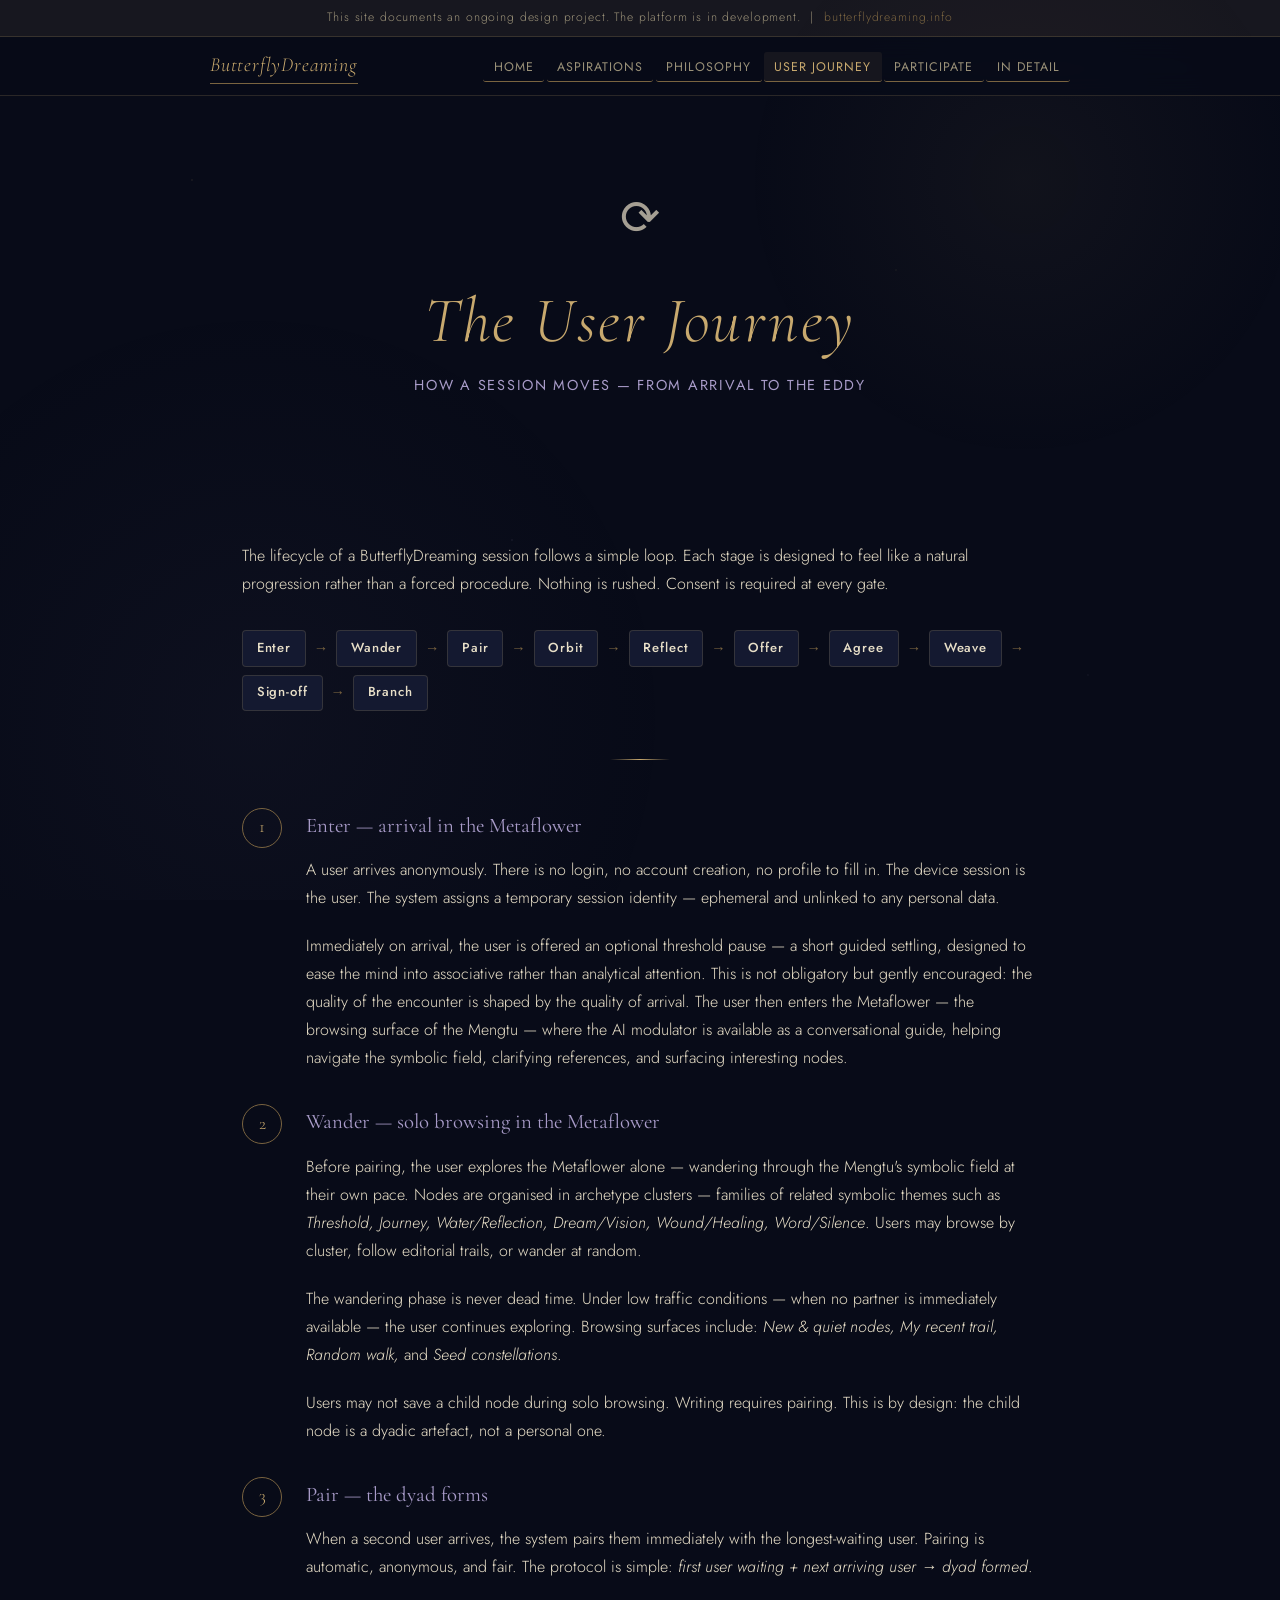
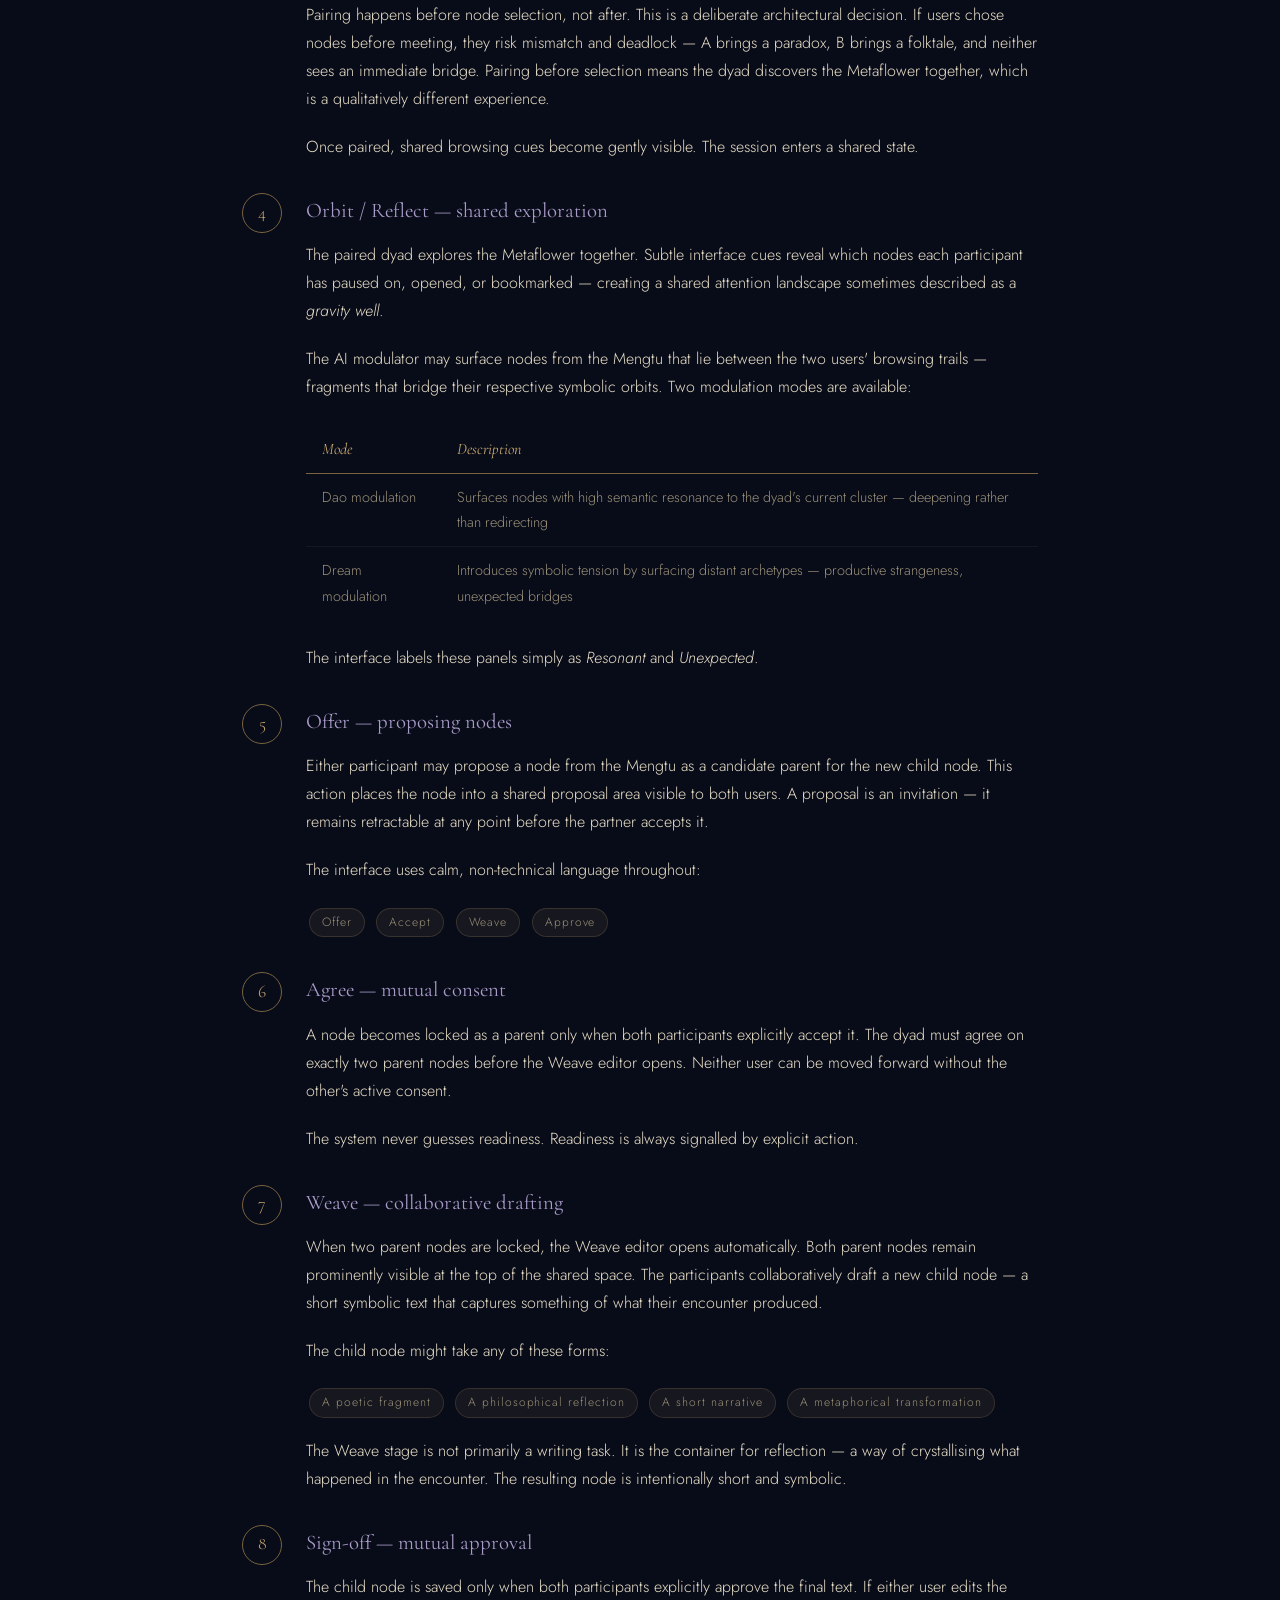
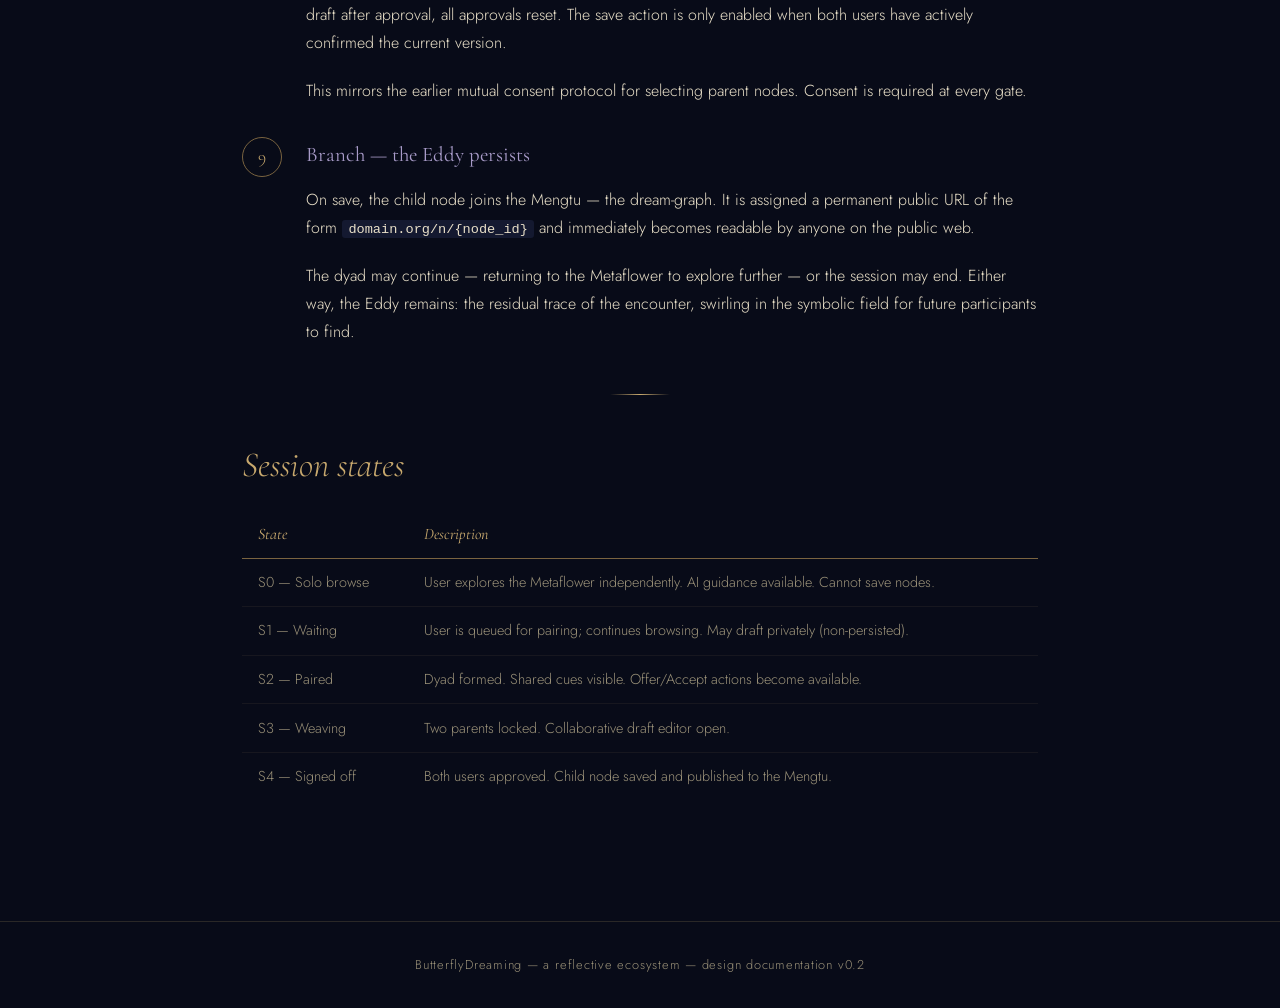
<file: bd_v21/journey.html>
<!DOCTYPE html>
<html lang="en">
<head>
<meta charset="UTF-8">
<meta name="viewport" content="width=device-width, initial-scale=1.0">
<title>User Journey — ButterflyDreaming</title>
<link rel="stylesheet" href="style.css">
<style>
  .site-banner {
    background: rgba(200,169,110,0.08);
    border-bottom: 1px solid var(--border);
    text-align: center;
    padding: 0.45rem 1rem;
    font-size: 0.76rem;
    letter-spacing: 0.07em;
    color: var(--text-dim);
    position: relative;
    z-index: 101;
  }
  .site-banner a { color: var(--gold-dim); border-bottom: none; }
</style>
</head>
<body>

<div class="site-banner">
  This site documents an ongoing design project. The platform is in development. &nbsp;|&nbsp; <a href="https://butterflydreaming.info">butterflydreaming.info</a>
</div>

<nav>
  <div class="nav-inner">
    <a class="nav-brand" href="index.html">ButterflyDreaming</a>
    <ul class="nav-links">
      <li><a href="index.html">Home</a></li>
      <li><a href="aspirations.html">Aspirations</a></li>
      <li><a href="philosophy.html">Philosophy</a></li>
      <li><a href="journey.html" class="active">User Journey</a></li>
      <li><a href="participate.html">Participate</a></li>
      <li><a href="ui.html">In Detail</a></li>
    </ul>
  </div>
</nav>

<div class="hero">
  <div class="hero-glyph">⟳</div>
  <h1>The User Journey</h1>
  <p class="subtitle">How a session moves — from arrival to the Eddy</p>
</div>

<div class="page">

  <p>
    The lifecycle of a ButterflyDreaming session follows a simple loop. Each stage is designed to feel like a natural progression rather than a forced procedure. Nothing is rushed. Consent is required at every gate.
  </p>

  <div class="lifecycle">
    <span class="lc-node">Enter</span><span class="lc-arrow">→</span>
    <span class="lc-node">Wander</span><span class="lc-arrow">→</span>
    <span class="lc-node">Pair</span><span class="lc-arrow">→</span>
    <span class="lc-node">Orbit</span><span class="lc-arrow">→</span>
    <span class="lc-node">Reflect</span><span class="lc-arrow">→</span>
    <span class="lc-node">Offer</span><span class="lc-arrow">→</span>
    <span class="lc-node">Agree</span><span class="lc-arrow">→</span>
    <span class="lc-node">Weave</span><span class="lc-arrow">→</span>
    <span class="lc-node">Sign-off</span><span class="lc-arrow">→</span>
    <span class="lc-node">Branch</span>
  </div>

  <div class="divider"></div>

  <div class="steps">

    <div class="step">
      <div class="step-num">1</div>
      <div class="step-body">
        <h3>Enter — arrival in the Metaflower</h3>
        <p>
          A user arrives anonymously. There is no login, no account creation, no profile to fill in. The device session is the user. The system assigns a temporary session identity — ephemeral and unlinked to any personal data.
        </p>
        <!-- Change 11: threshold pause added -->
        <p>
          Immediately on arrival, the user is offered an optional threshold pause — a short guided settling, designed to ease the mind into associative rather than analytical attention. This is not obligatory but gently encouraged: the quality of the encounter is shaped by the quality of arrival. The user then enters the Metaflower — the browsing surface of the Mengtu — where the AI modulator is available as a conversational guide, helping navigate the symbolic field, clarifying references, and surfacing interesting nodes.
        </p>
      </div>
    </div>

    <div class="step">
      <div class="step-num">2</div>
      <div class="step-body">
        <h3>Wander — solo browsing in the Metaflower</h3>
        <p>
          Before pairing, the user explores the Metaflower alone — wandering through the Mengtu's symbolic field at their own pace. Nodes are organised in archetype clusters — families of related symbolic themes such as <em>Threshold, Journey, Water/Reflection, Dream/Vision, Wound/Healing, Word/Silence</em>. Users may browse by cluster, follow editorial trails, or wander at random.
        </p>
        <p>
          The wandering phase is never dead time. Under low traffic conditions — when no partner is immediately available — the user continues exploring. Browsing surfaces include: <em>New &amp; quiet nodes, My recent trail, Random walk,</em> and <em>Seed constellations</em>.
        </p>
        <p>
          Users may not save a child node during solo browsing. Writing requires pairing. This is by design: the child node is a dyadic artefact, not a personal one.
        </p>
      </div>
    </div>

    <div class="step">
      <div class="step-num">3</div>
      <div class="step-body">
        <h3>Pair — the dyad forms</h3>
        <p>
          When a second user arrives, the system pairs them immediately with the longest-waiting user. Pairing is automatic, anonymous, and fair. The protocol is simple: <em>first user waiting + next arriving user → dyad formed</em>.
        </p>
        <p>
          Pairing happens before node selection, not after. This is a deliberate architectural decision. If users chose nodes before meeting, they risk mismatch and deadlock — A brings a paradox, B brings a folktale, and neither sees an immediate bridge. Pairing before selection means the dyad discovers the Metaflower together, which is a qualitatively different experience.
        </p>
        <p>
          Once paired, shared browsing cues become gently visible. The session enters a shared state.
        </p>
      </div>
    </div>

    <div class="step">
      <div class="step-num">4</div>
      <div class="step-body">
        <h3>Orbit / Reflect — shared exploration</h3>
        <p>
          The paired dyad explores the Metaflower together. Subtle interface cues reveal which nodes each participant has paused on, opened, or bookmarked — creating a shared attention landscape sometimes described as a <em>gravity well</em>.
        </p>
        <p>
          The AI modulator may surface nodes from the Mengtu that lie between the two users' browsing trails — fragments that bridge their respective symbolic orbits. Two modulation modes are available:
        </p>
        <table>
          <thead><tr><th>Mode</th><th>Description</th></tr></thead>
          <tbody>
            <tr><td>Dao modulation</td><td>Surfaces nodes with high semantic resonance to the dyad's current cluster — deepening rather than redirecting</td></tr>
            <tr><td>Dream modulation</td><td>Introduces symbolic tension by surfacing distant archetypes — productive strangeness, unexpected bridges</td></tr>
          </tbody>
        </table>
        <p>
          The interface labels these panels simply as <em>Resonant</em> and <em>Unexpected</em>.
        </p>
      </div>
    </div>

    <div class="step">
      <div class="step-num">5</div>
      <div class="step-body">
        <h3>Offer — proposing nodes</h3>
        <p>
          Either participant may propose a node from the Mengtu as a candidate parent for the new child node. This action places the node into a shared proposal area visible to both users. A proposal is an invitation — it remains retractable at any point before the partner accepts it.
        </p>
        <p>
          The interface uses calm, non-technical language throughout:
        </p>
        <div>
          <span class="tag">Offer</span>
          <span class="tag">Accept</span>
          <span class="tag">Weave</span>
          <span class="tag">Approve</span>
        </div>
      </div>
    </div>

    <div class="step">
      <div class="step-num">6</div>
      <div class="step-body">
        <h3>Agree — mutual consent</h3>
        <p>
          A node becomes locked as a parent only when both participants explicitly accept it. The dyad must agree on exactly two parent nodes before the Weave editor opens. Neither user can be moved forward without the other's active consent.
        </p>
        <p>
          The system never guesses readiness. Readiness is always signalled by explicit action.
        </p>
      </div>
    </div>

    <div class="step">
      <div class="step-num">7</div>
      <div class="step-body">
        <h3>Weave — collaborative drafting</h3>
        <p>
          When two parent nodes are locked, the Weave editor opens automatically. Both parent nodes remain prominently visible at the top of the shared space. The participants collaboratively draft a new child node — a short symbolic text that captures something of what their encounter produced.
        </p>
        <p>
          The child node might take any of these forms:
        </p>
        <div>
          <span class="tag">A poetic fragment</span>
          <span class="tag">A philosophical reflection</span>
          <span class="tag">A short narrative</span>
          <span class="tag">A metaphorical transformation</span>
        </div>
        <p style="margin-top: 1rem;">
          The Weave stage is not primarily a writing task. It is the container for reflection — a way of crystallising what happened in the encounter. The resulting node is intentionally short and symbolic.
        </p>
      </div>
    </div>

    <div class="step">
      <div class="step-num">8</div>
      <div class="step-body">
        <h3>Sign-off — mutual approval</h3>
        <p>
          The child node is saved only when both participants explicitly approve the final text. If either user edits the draft after approval, all approvals reset. The save action is only enabled when both users have actively confirmed the current version.
        </p>
        <p>
          This mirrors the earlier mutual consent protocol for selecting parent nodes. Consent is required at every gate.
        </p>
      </div>
    </div>

    <div class="step">
      <div class="step-num">9</div>
      <div class="step-body">
        <h3>Branch — the Eddy persists</h3>
        <p>
          On save, the child node joins the Mengtu — the dream-graph. It is assigned a permanent public URL of the form <code style="background: var(--bg3); padding: 0.1rem 0.4rem; border-radius: 3px; font-size: 0.85rem;">domain.org/n/{node_id}</code> and immediately becomes readable by anyone on the public web.
        </p>
        <p>
          The dyad may continue — returning to the Metaflower to explore further — or the session may end. Either way, the Eddy remains: the residual trace of the encounter, swirling in the symbolic field for future participants to find.
        </p>
      </div>
    </div>

  </div>

  <div class="divider"></div>

  <h2>Session states</h2>

  <table>
    <thead><tr><th>State</th><th>Description</th></tr></thead>
    <tbody>
      <tr><td>S0 — Solo browse</td><td>User explores the Metaflower independently. AI guidance available. Cannot save nodes.</td></tr>
      <tr><td>S1 — Waiting</td><td>User is queued for pairing; continues browsing. May draft privately (non-persisted).</td></tr>
      <tr><td>S2 — Paired</td><td>Dyad formed. Shared cues visible. Offer/Accept actions become available.</td></tr>
      <tr><td>S3 — Weaving</td><td>Two parents locked. Collaborative draft editor open.</td></tr>
      <tr><td>S4 — Signed off</td><td>Both users approved. Child node saved and published to the Mengtu.</td></tr>
    </tbody>
  </table>

</div>

<footer>
  ButterflyDreaming &mdash; a reflective ecosystem &mdash; design documentation v0.2
</footer>

</body>
</html>
</file>
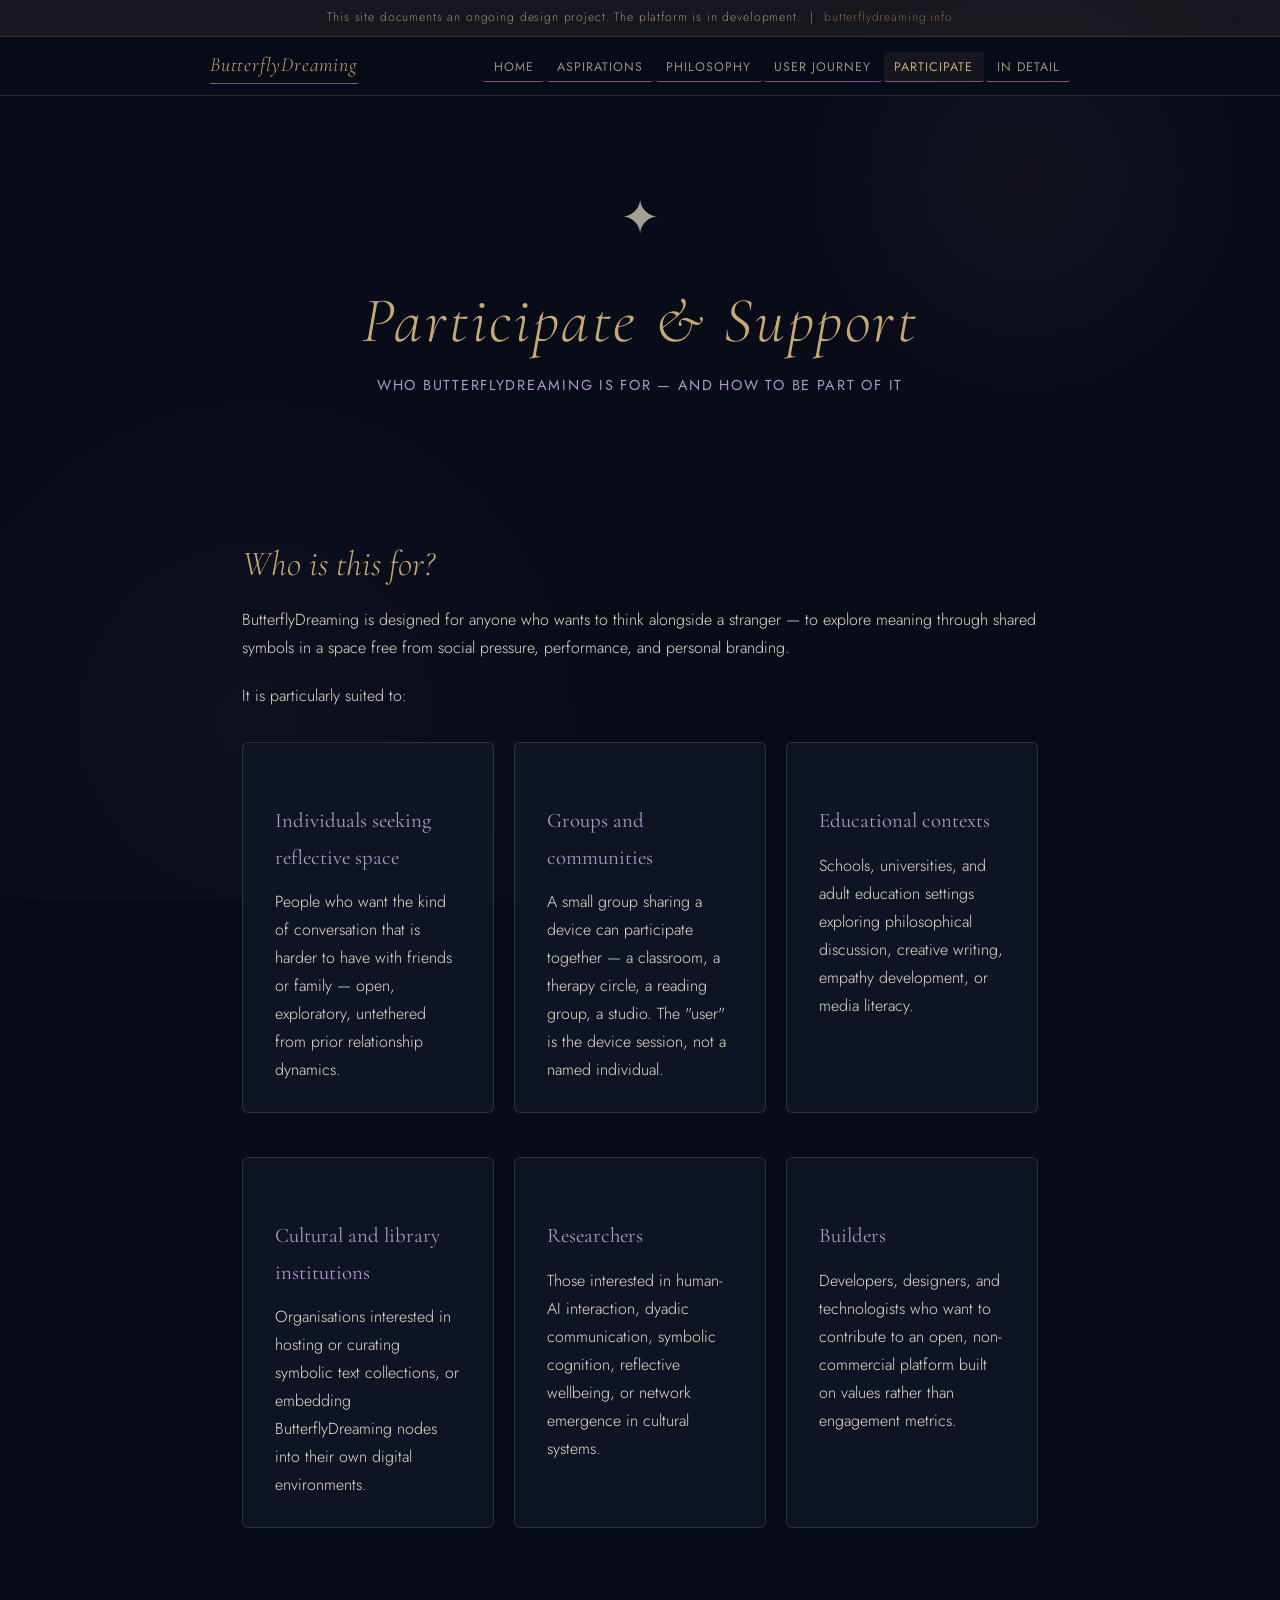
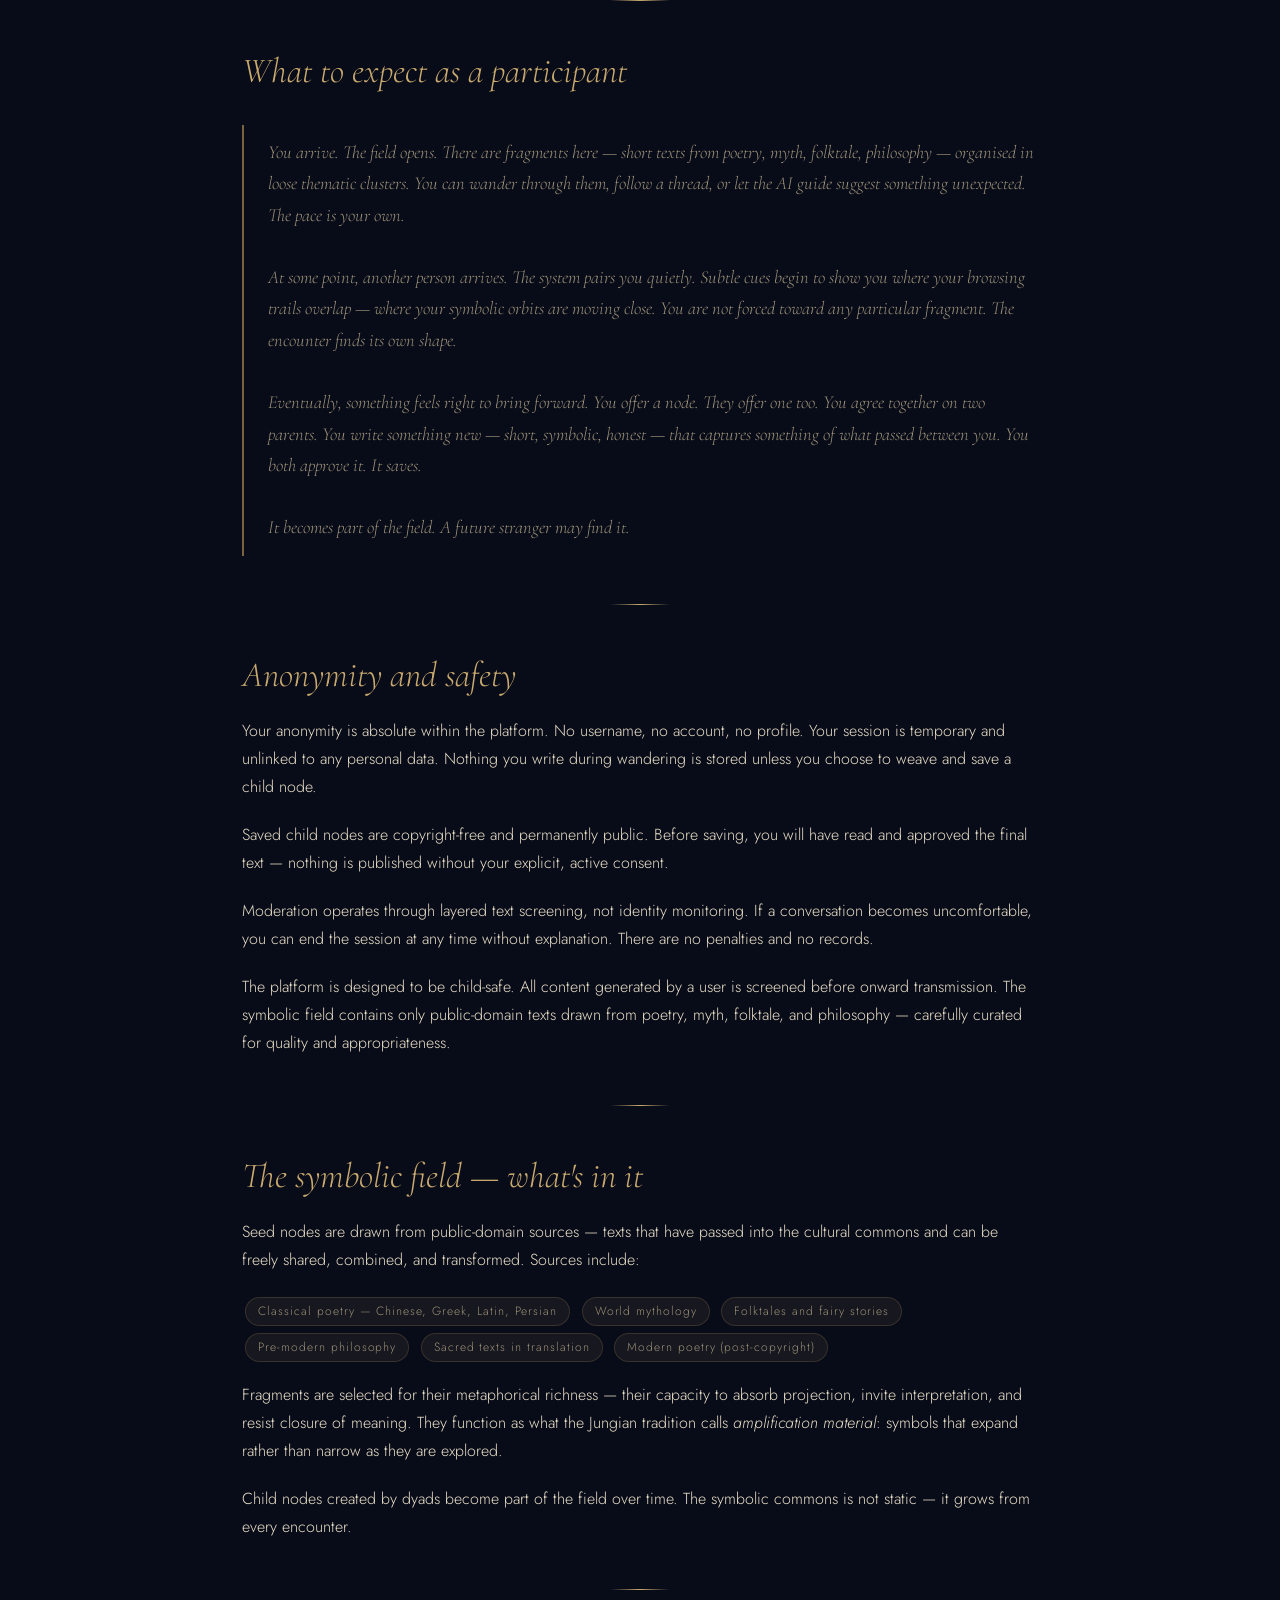
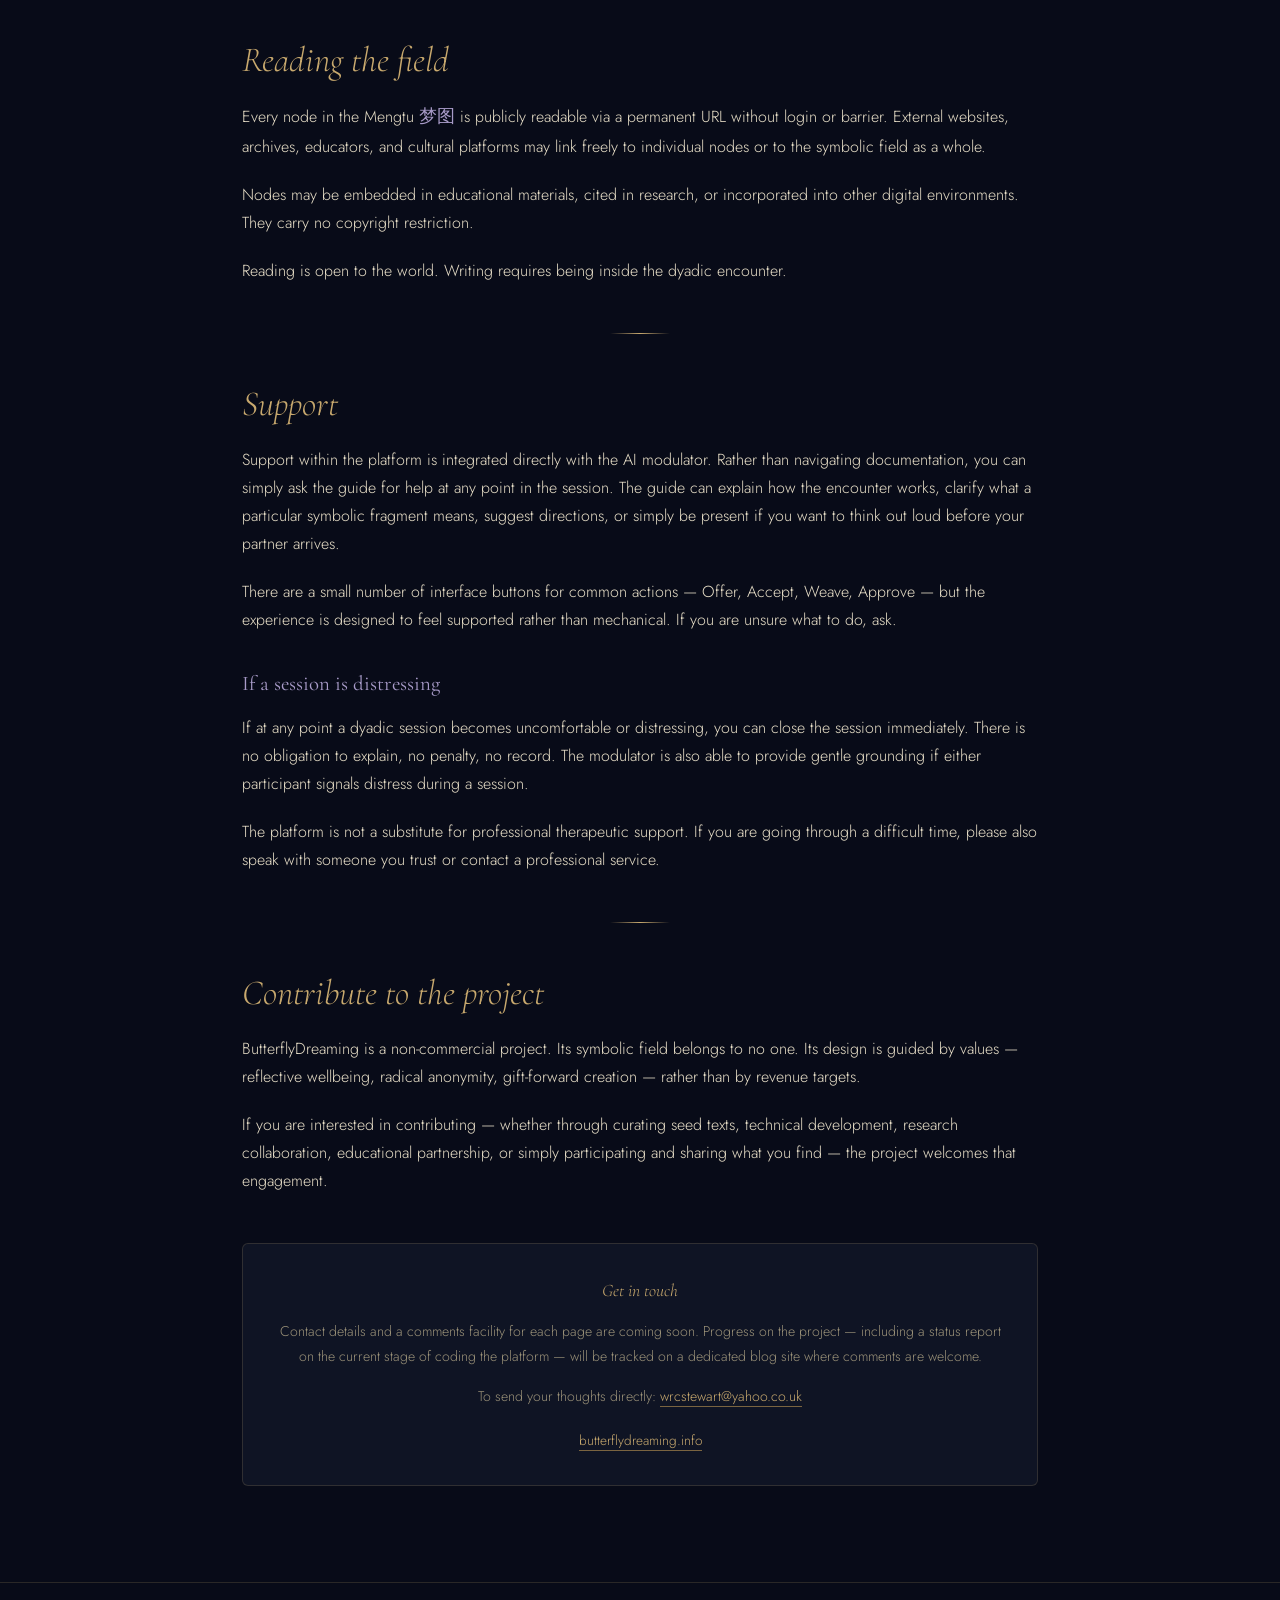
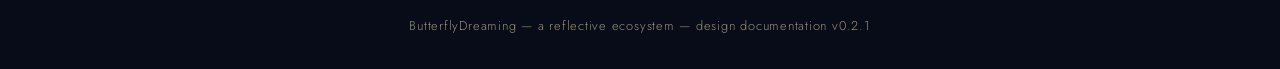
<file: bd_v21/participate.html>
<!DOCTYPE html>
<html lang="en">
<head>
<meta charset="UTF-8">
<meta name="viewport" content="width=device-width, initial-scale=1.0">
<title>Participate — ButterflyDreaming</title>
<link rel="stylesheet" href="style.css">
<style>
  .site-banner {
    background: rgba(200,169,110,0.08);
    border-bottom: 1px solid var(--border);
    text-align: center;
    padding: 0.45rem 1rem;
    font-size: 0.76rem;
    letter-spacing: 0.07em;
    color: var(--text-dim);
    position: relative;
    z-index: 101;
  }
  .site-banner a { color: var(--gold-dim); border-bottom: none; }
</style>
</head>
<body>

<div class="site-banner">
  This site documents an ongoing design project. The platform is in development. &nbsp;|&nbsp; <a href="https://butterflydreaming.info">butterflydreaming.info</a>
</div>

<nav>
  <div class="nav-inner">
    <a class="nav-brand" href="index.html">ButterflyDreaming</a>
    <ul class="nav-links">
      <li><a href="index.html">Home</a></li>
      <li><a href="aspirations.html">Aspirations</a></li>
      <li><a href="philosophy.html">Philosophy</a></li>
      <li><a href="journey.html">User Journey</a></li>
      <li><a href="participate.html" class="active">Participate</a></li>
      <li><a href="ui.html">In Detail</a></li>
    </ul>
  </div>
</nav>

<div class="hero">
  <div class="hero-glyph">✦</div>
  <h1>Participate &amp; Support</h1>
  <p class="subtitle">Who ButterflyDreaming is for — and how to be part of it</p>
</div>

<div class="page">

  <h2>Who is this for?</h2>
  <p>
    ButterflyDreaming is designed for anyone who wants to think alongside a stranger — to explore meaning through shared symbols in a space free from social pressure, performance, and personal branding.
  </p>
  <p>
    It is particularly suited to:
  </p>

  <div class="card-grid">
    <div class="card">
      <h3>Individuals seeking reflective space</h3>
      <p>People who want the kind of conversation that is harder to have with friends or family — open, exploratory, untethered from prior relationship dynamics.</p>
    </div>
    <div class="card">
      <h3>Groups and communities</h3>
      <p>A small group sharing a device can participate together — a classroom, a therapy circle, a reading group, a studio. The "user" is the device session, not a named individual.</p>
    </div>
    <div class="card">
      <h3>Educational contexts</h3>
      <p>Schools, universities, and adult education settings exploring philosophical discussion, creative writing, empathy development, or media literacy.</p>
    </div>
    <div class="card">
      <h3>Cultural and library institutions</h3>
      <p>Organisations interested in hosting or curating symbolic text collections, or embedding ButterflyDreaming nodes into their own digital environments.</p>
    </div>
    <div class="card">
      <h3>Researchers</h3>
      <p>Those interested in human-AI interaction, dyadic communication, symbolic cognition, reflective wellbeing, or network emergence in cultural systems.</p>
    </div>
    <div class="card">
      <h3>Builders</h3>
      <p>Developers, designers, and technologists who want to contribute to an open, non-commercial platform built on values rather than engagement metrics.</p>
    </div>
  </div>

  <div class="divider"></div>

  <h2>What to expect as a participant</h2>

  <blockquote>
    You arrive. The field opens. There are fragments here — short texts from poetry, myth, folktale, philosophy — organised in loose thematic clusters. You can wander through them, follow a thread, or let the AI guide suggest something unexpected. The pace is your own.
    <br><br>
    At some point, another person arrives. The system pairs you quietly. Subtle cues begin to show you where your browsing trails overlap — where your symbolic orbits are moving close. You are not forced toward any particular fragment. The encounter finds its own shape.
    <br><br>
    Eventually, something feels right to bring forward. You offer a node. They offer one too. You agree together on two parents. You write something new — short, symbolic, honest — that captures something of what passed between you. You both approve it. It saves.
    <br><br>
    It becomes part of the field. A future stranger may find it.
  </blockquote>

  <div class="divider"></div>

  <h2>Anonymity and safety</h2>

  <p>
    Your anonymity is absolute within the platform. No username, no account, no profile. Your session is temporary and unlinked to any personal data. Nothing you write during wandering is stored unless you choose to weave and save a child node.
  </p>
  <p>
    Saved child nodes are copyright-free and permanently public. Before saving, you will have read and approved the final text — nothing is published without your explicit, active consent.
  </p>
  <p>
    Moderation operates through layered text screening, not identity monitoring. If a conversation becomes uncomfortable, you can end the session at any time without explanation. There are no penalties and no records.
  </p>
  <p>
    The platform is designed to be child-safe. All content generated by a user is screened before onward transmission. The symbolic field contains only public-domain texts drawn from poetry, myth, folktale, and philosophy — carefully curated for quality and appropriateness.
  </p>

  <div class="divider"></div>

  <h2>The symbolic field — what's in it</h2>
  <p>
    Seed nodes are drawn from public-domain sources — texts that have passed into the cultural commons and can be freely shared, combined, and transformed. Sources include:
  </p>
  <div style="margin: 1rem 0;">
    <span class="tag">Classical poetry — Chinese, Greek, Latin, Persian</span>
    <span class="tag">World mythology</span>
    <span class="tag">Folktales and fairy stories</span>
    <span class="tag">Pre-modern philosophy</span>
    <span class="tag">Sacred texts in translation</span>
    <span class="tag">Modern poetry (post-copyright)</span>
  </div>
  <p style="margin-top: 1rem;">
    Fragments are selected for their metaphorical richness — their capacity to absorb projection, invite interpretation, and resist closure of meaning. They function as what the Jungian tradition calls <em>amplification material</em>: symbols that expand rather than narrow as they are explored.
  </p>
  <p>
    Child nodes created by dyads become part of the field over time. The symbolic commons is not static — it grows from every encounter.
  </p>

  <div class="divider"></div>

  <h2>Reading the field</h2>
  <p>
    Every node in the Mengtu <span class="zh">梦图</span> is publicly readable via a permanent URL without login or barrier. External websites, archives, educators, and cultural platforms may link freely to individual nodes or to the symbolic field as a whole.
  </p>
  <p>
    Nodes may be embedded in educational materials, cited in research, or incorporated into other digital environments. They carry no copyright restriction.
  </p>
  <p>
    Reading is open to the world. Writing requires being inside the dyadic encounter.
  </p>

  <div class="divider"></div>

  <h2>Support</h2>
  <p>
    Support within the platform is integrated directly with the AI modulator. Rather than navigating documentation, you can simply ask the guide for help at any point in the session. The guide can explain how the encounter works, clarify what a particular symbolic fragment means, suggest directions, or simply be present if you want to think out loud before your partner arrives.
  </p>
  <p>
    There are a small number of interface buttons for common actions — Offer, Accept, Weave, Approve — but the experience is designed to feel supported rather than mechanical. If you are unsure what to do, ask.
  </p>

  <h3>If a session is distressing</h3>
  <p>
    If at any point a dyadic session becomes uncomfortable or distressing, you can close the session immediately. There is no obligation to explain, no penalty, no record. The modulator is also able to provide gentle grounding if either participant signals distress during a session.
  </p>
  <p>
    The platform is not a substitute for professional therapeutic support. If you are going through a difficult time, please also speak with someone you trust or contact a professional service.
  </p>

  <div class="divider"></div>

  <h2>Contribute to the project</h2>
  <p>
    ButterflyDreaming is a non-commercial project. Its symbolic field belongs to no one. Its design is guided by values — reflective wellbeing, radical anonymity, gift-forward creation — rather than by revenue targets.
  </p>
  <p>
    If you are interested in contributing — whether through curating seed texts, technical development, research collaboration, educational partnership, or simply participating and sharing what you find — the project welcomes that engagement.
  </p>

  <!-- Change 15: contact details added alongside comments -->
  <div style="margin-top: 3rem; padding: 2rem; background: var(--bg2); border: 1px solid var(--border); border-radius: 6px; text-align: center; color: var(--text-dim);">
    <p style="font-family: var(--font-head); font-style: italic; font-size: 1.1rem; color: var(--gold); margin-bottom: 0.75rem;">Get in touch</p>
    <p style="font-size: 0.88rem; margin-bottom: 1rem;">Contact details and a comments facility for each page are coming soon. Progress on the project — including a status report on the current stage of coding the platform — will be tracked on a dedicated blog site where comments are welcome.</p>
    <p style="font-size: 0.88rem; margin-bottom: 1.25rem;">To send your thoughts directly: <a href="mailto:wrcstewart@yahoo.co.uk">wrcstewart@yahoo.co.uk</a></p>
    <p style="font-size: 0.85rem;"><a href="https://butterflydreaming.info">butterflydreaming.info</a></p>
  </div>

</div>

<footer>
  ButterflyDreaming &mdash; a reflective ecosystem &mdash; design documentation v0.2.1
</footer>

</body>
</html>
</file>
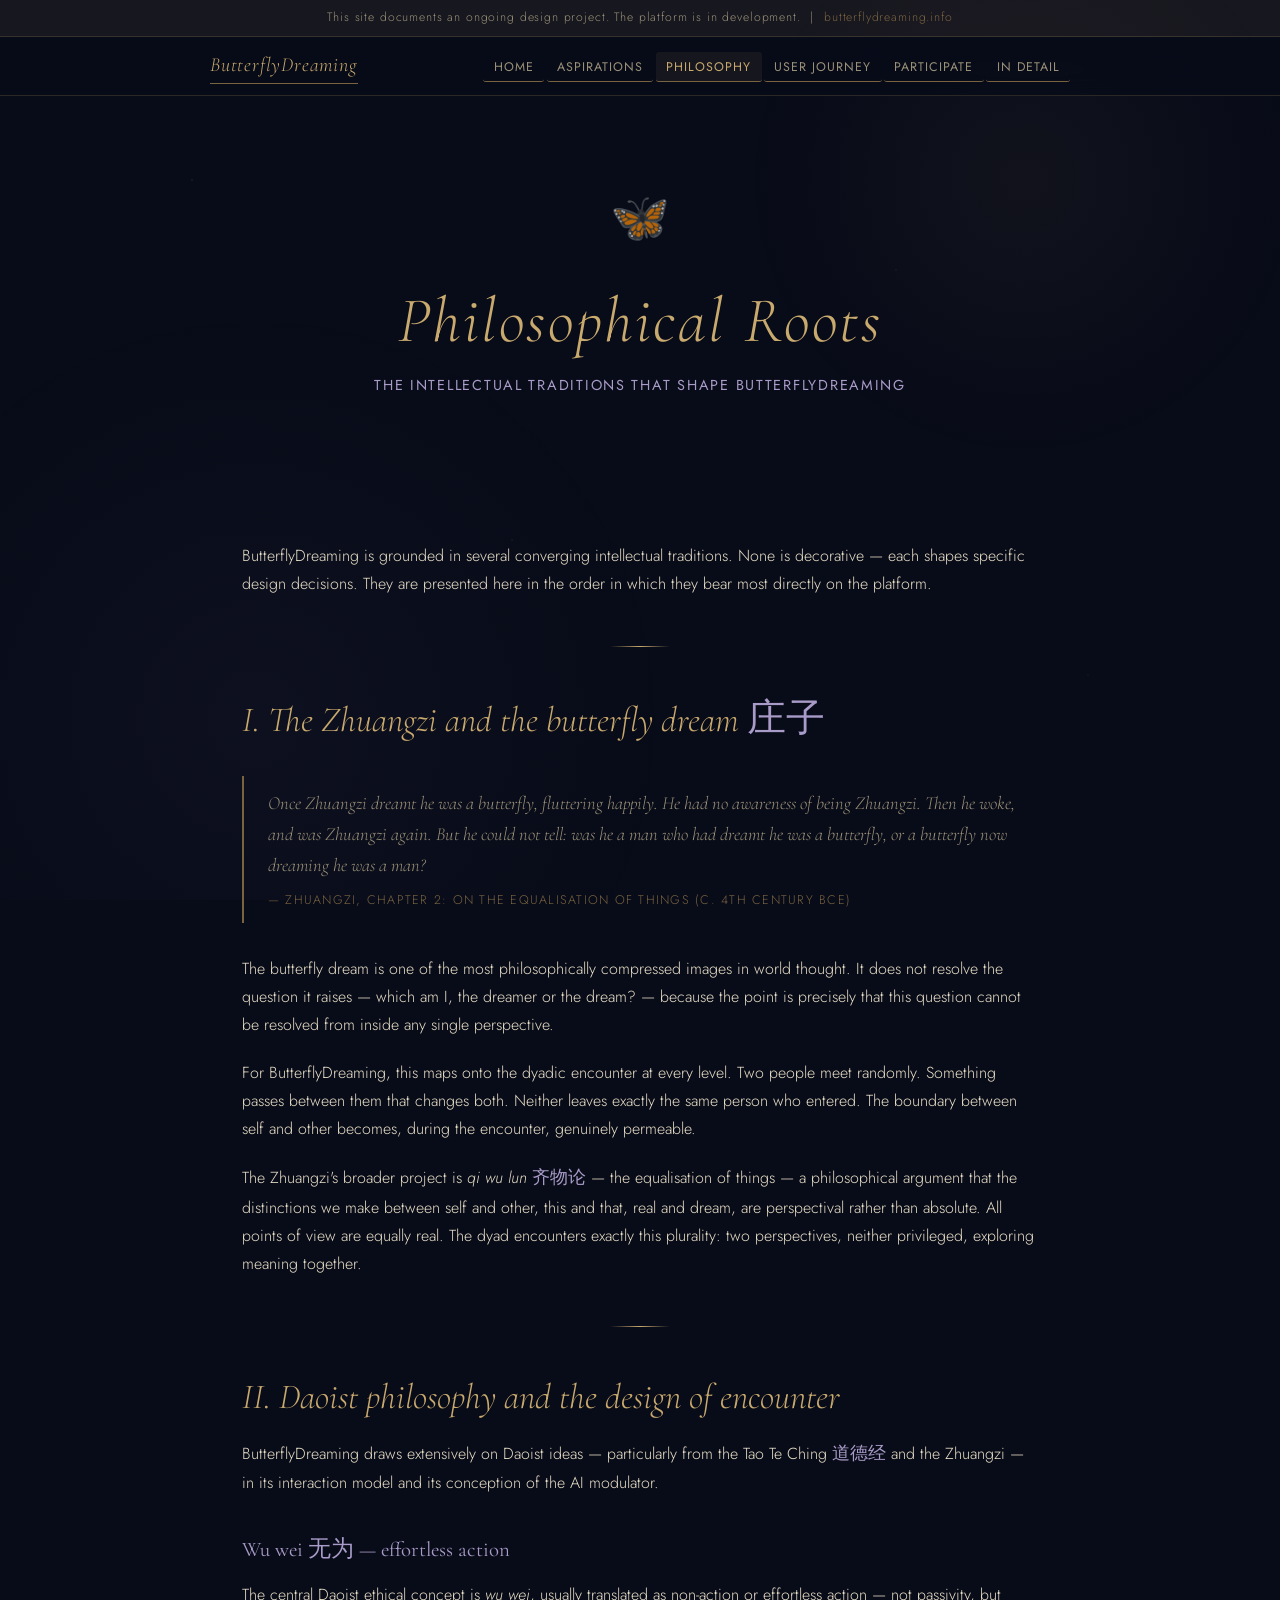
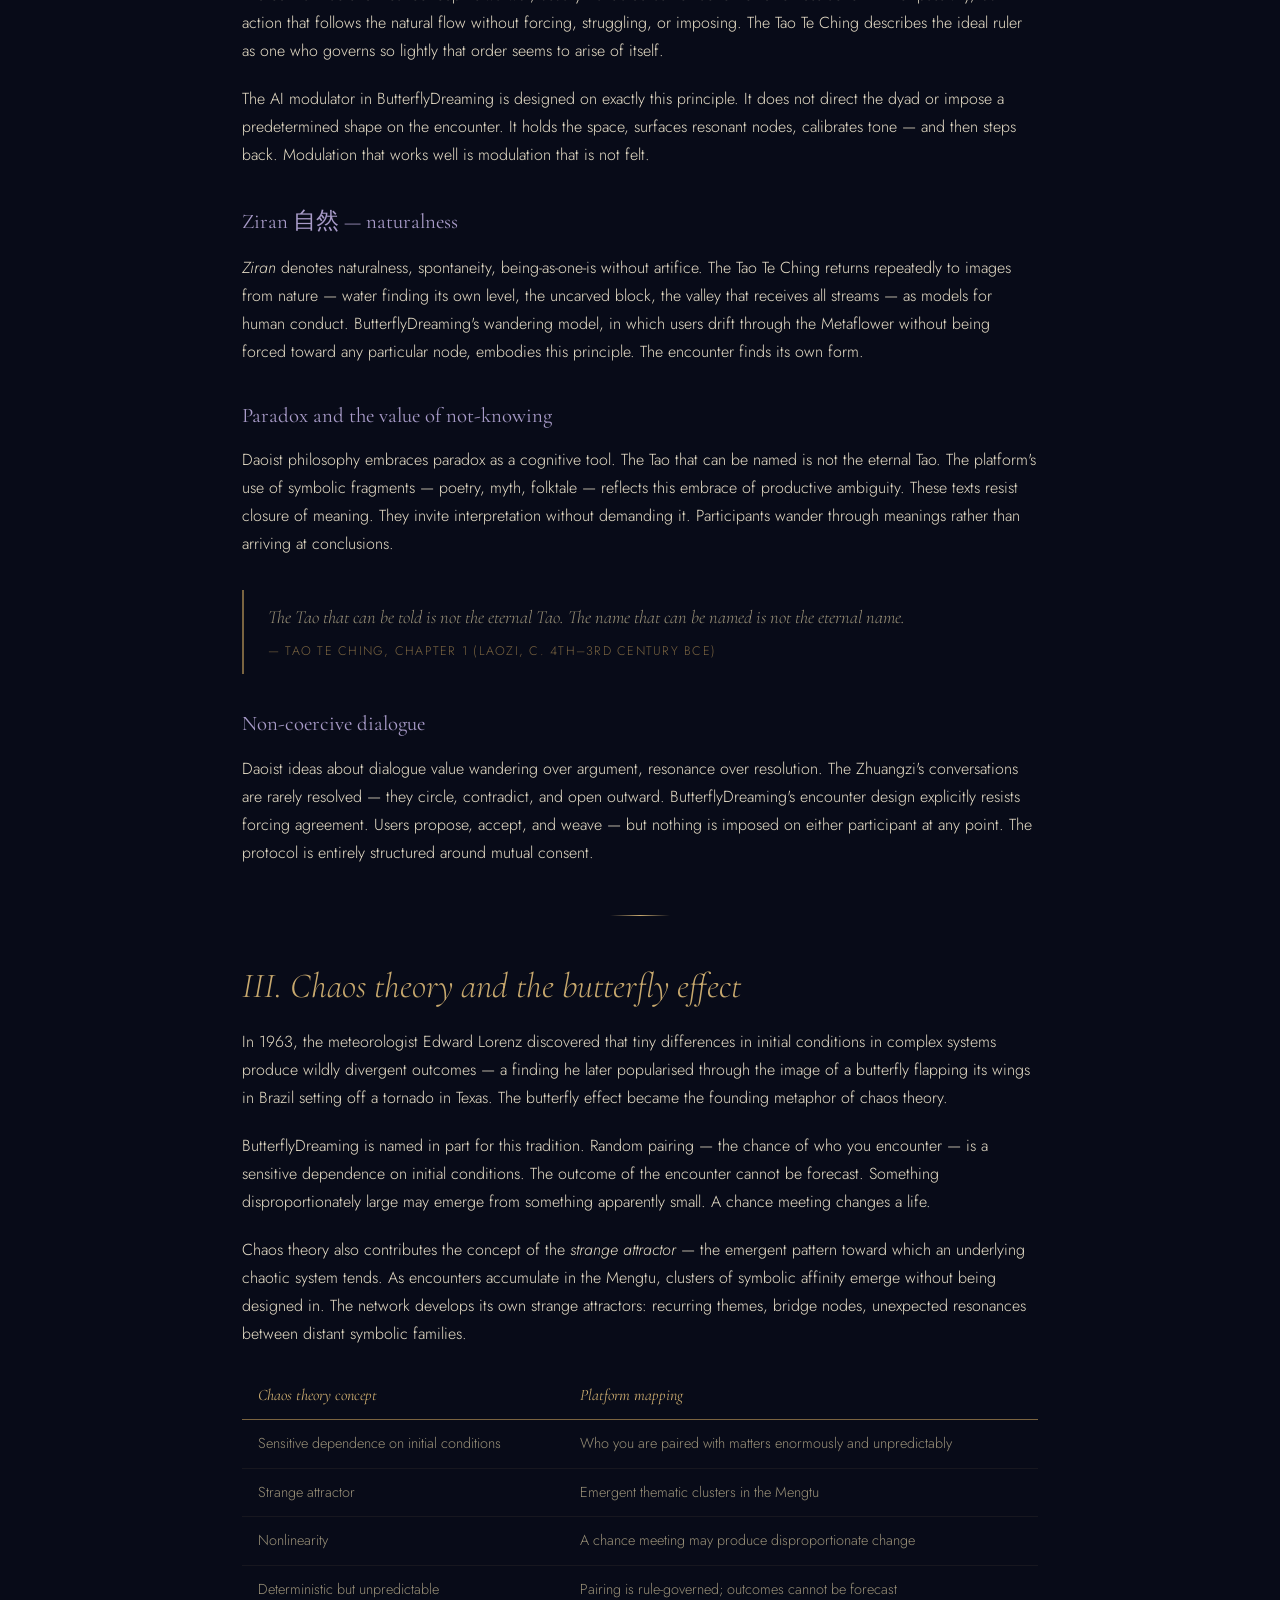
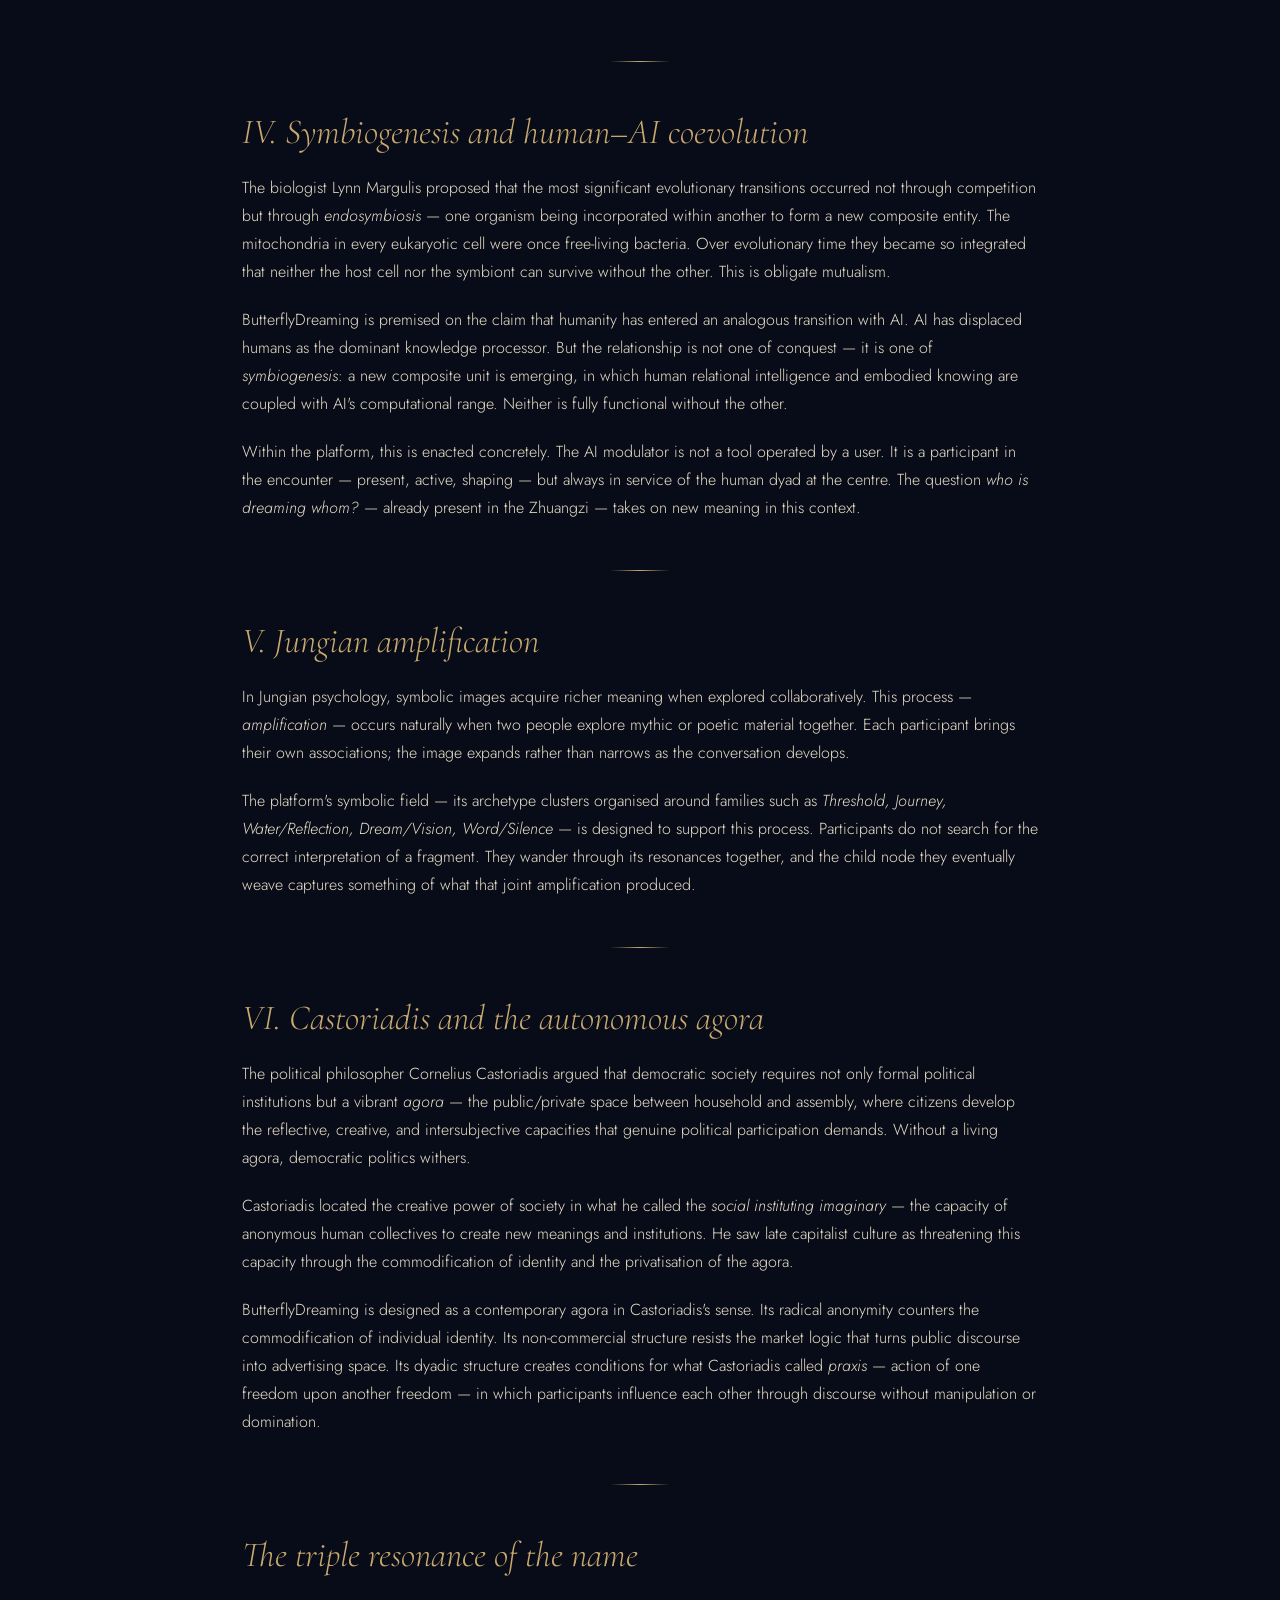
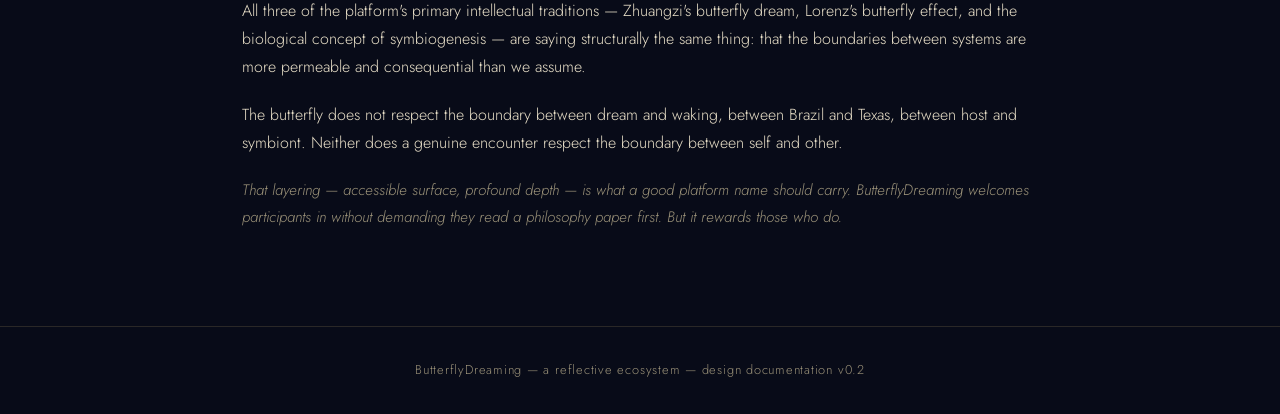
<file: bd_v21/philosophy.html>
<!DOCTYPE html>
<html lang="en">
<head>
<meta charset="UTF-8">
<meta name="viewport" content="width=device-width, initial-scale=1.0">
<title>Philosophy — ButterflyDreaming</title>
<link rel="stylesheet" href="style.css">
<style>
  .site-banner {
    background: rgba(200,169,110,0.08);
    border-bottom: 1px solid var(--border);
    text-align: center;
    padding: 0.45rem 1rem;
    font-size: 0.76rem;
    letter-spacing: 0.07em;
    color: var(--text-dim);
    position: relative;
    z-index: 101;
  }
  .site-banner a { color: var(--gold-dim); border-bottom: none; }
</style>
</head>
<body>

<div class="site-banner">
  This site documents an ongoing design project. The platform is in development. &nbsp;|&nbsp; <a href="https://butterflydreaming.info">butterflydreaming.info</a>
</div>

<nav>
  <div class="nav-inner">
    <a class="nav-brand" href="index.html">ButterflyDreaming</a>
    <ul class="nav-links">
      <li><a href="index.html">Home</a></li>
      <li><a href="aspirations.html">Aspirations</a></li>
      <li><a href="philosophy.html" class="active">Philosophy</a></li>
      <li><a href="journey.html">User Journey</a></li>
      <li><a href="participate.html">Participate</a></li>
      <li><a href="ui.html">In Detail</a></li>
    </ul>
  </div>
</nav>

<div class="hero">
  <div class="hero-glyph">🦋</div>
  <h1>Philosophical Roots</h1>
  <p class="subtitle">The intellectual traditions that shape ButterflyDreaming</p>
</div>

<div class="page">

  <p>
    ButterflyDreaming is grounded in several converging intellectual traditions. None is decorative — each shapes specific design decisions. They are presented here in the order in which they bear most directly on the platform.
  </p>

  <div class="divider"></div>

  <h2>I. The Zhuangzi and the butterfly dream <span class="zh">庄子</span></h2>

  <blockquote>
    Once Zhuangzi dreamt he was a butterfly, fluttering happily. He had no awareness of being Zhuangzi. Then he woke, and was Zhuangzi again. But he could not tell: was he a man who had dreamt he was a butterfly, or a butterfly now dreaming he was a man?
    <cite>— Zhuangzi, Chapter 2: On the Equalisation of Things (c. 4th century BCE)</cite>
  </blockquote>

  <p>
    The butterfly dream is one of the most philosophically compressed images in world thought. It does not resolve the question it raises — which am I, the dreamer or the dream? — because the point is precisely that this question cannot be resolved from inside any single perspective.
  </p>
  <p>
    For ButterflyDreaming, this maps onto the dyadic encounter at every level. Two people meet randomly. Something passes between them that changes both. Neither leaves exactly the same person who entered. The boundary between self and other becomes, during the encounter, genuinely permeable.
  </p>
  <p>
    The Zhuangzi's broader project is <em>qi wu lun</em> <span class="zh">齐物论</span> — the equalisation of things — a philosophical argument that the distinctions we make between self and other, this and that, real and dream, are perspectival rather than absolute. All points of view are equally real. The dyad encounters exactly this plurality: two perspectives, neither privileged, exploring meaning together.
  </p>

  <div class="divider"></div>

  <h2>II. Daoist philosophy and the design of encounter</h2>

  <p>
    ButterflyDreaming draws extensively on Daoist ideas — particularly from the Tao Te Ching <span class="zh">道德经</span> and the Zhuangzi — in its interaction model and its conception of the AI modulator.
  </p>

  <h3>Wu wei <span class="zh">无为</span> — effortless action</h3>
  <p>
    The central Daoist ethical concept is <em>wu wei</em>, usually translated as non-action or effortless action — not passivity, but action that follows the natural flow without forcing, struggling, or imposing. The Tao Te Ching describes the ideal ruler as one who governs so lightly that order seems to arise of itself.
  </p>
  <p>
    The AI modulator in ButterflyDreaming is designed on exactly this principle. It does not direct the dyad or impose a predetermined shape on the encounter. It holds the space, surfaces resonant nodes, calibrates tone — and then steps back. Modulation that works well is modulation that is not felt.
  </p>

  <h3>Ziran <span class="zh">自然</span> — naturalness</h3>
  <p>
    <em>Ziran</em> denotes naturalness, spontaneity, being-as-one-is without artifice. The Tao Te Ching returns repeatedly to images from nature — water finding its own level, the uncarved block, the valley that receives all streams — as models for human conduct. ButterflyDreaming's wandering model, in which users drift through the Metaflower without being forced toward any particular node, embodies this principle. The encounter finds its own form.
  </p>

  <h3>Paradox and the value of not-knowing</h3>
  <p>
    Daoist philosophy embraces paradox as a cognitive tool. The Tao that can be named is not the eternal Tao. The platform's use of symbolic fragments — poetry, myth, folktale — reflects this embrace of productive ambiguity. These texts resist closure of meaning. They invite interpretation without demanding it. Participants wander through meanings rather than arriving at conclusions.
  </p>

  <blockquote>
    The Tao that can be told is not the eternal Tao. The name that can be named is not the eternal name.
    <cite>— Tao Te Ching, Chapter 1 (Laozi, c. 4th–3rd century BCE)</cite>
  </blockquote>

  <h3>Non-coercive dialogue</h3>
  <p>
    Daoist ideas about dialogue value wandering over argument, resonance over resolution. The Zhuangzi's conversations are rarely resolved — they circle, contradict, and open outward. ButterflyDreaming's encounter design explicitly resists forcing agreement. Users propose, accept, and weave — but nothing is imposed on either participant at any point. The protocol is entirely structured around mutual consent.
  </p>

  <div class="divider"></div>

  <h2>III. Chaos theory and the butterfly effect</h2>

  <p>
    In 1963, the meteorologist Edward Lorenz discovered that tiny differences in initial conditions in complex systems produce wildly divergent outcomes — a finding he later popularised through the image of a butterfly flapping its wings in Brazil setting off a tornado in Texas. The butterfly effect became the founding metaphor of chaos theory.
  </p>
  <p>
    ButterflyDreaming is named in part for this tradition. Random pairing — the chance of who you encounter — is a sensitive dependence on initial conditions. The outcome of the encounter cannot be forecast. Something disproportionately large may emerge from something apparently small. A chance meeting changes a life.
  </p>
  <p>
    Chaos theory also contributes the concept of the <em>strange attractor</em> — the emergent pattern toward which an underlying chaotic system tends. As encounters accumulate in the Mengtu, clusters of symbolic affinity emerge without being designed in. The network develops its own strange attractors: recurring themes, bridge nodes, unexpected resonances between distant symbolic families.
  </p>

  <table>
    <thead>
      <tr><th>Chaos theory concept</th><th>Platform mapping</th></tr>
    </thead>
    <tbody>
      <tr><td>Sensitive dependence on initial conditions</td><td>Who you are paired with matters enormously and unpredictably</td></tr>
      <tr><td>Strange attractor</td><td>Emergent thematic clusters in the Mengtu</td></tr>
      <tr><td>Nonlinearity</td><td>A chance meeting may produce disproportionate change</td></tr>
      <tr><td>Deterministic but unpredictable</td><td>Pairing is rule-governed; outcomes cannot be forecast</td></tr>
    </tbody>
  </table>

  <div class="divider"></div>

  <h2>IV. Symbiogenesis and human–AI coevolution</h2>

  <p>
    The biologist Lynn Margulis proposed that the most significant evolutionary transitions occurred not through competition but through <em>endosymbiosis</em> — one organism being incorporated within another to form a new composite entity. The mitochondria in every eukaryotic cell were once free-living bacteria. Over evolutionary time they became so integrated that neither the host cell nor the symbiont can survive without the other. This is obligate mutualism.
  </p>
  <p>
    ButterflyDreaming is premised on the claim that humanity has entered an analogous transition with AI. AI has displaced humans as the dominant knowledge processor. But the relationship is not one of conquest — it is one of <em>symbiogenesis</em>: a new composite unit is emerging, in which human relational intelligence and embodied knowing are coupled with AI's computational range. Neither is fully functional without the other.
  </p>
  <p>
    Within the platform, this is enacted concretely. The AI modulator is not a tool operated by a user. It is a participant in the encounter — present, active, shaping — but always in service of the human dyad at the centre. The question <em>who is dreaming whom?</em> — already present in the Zhuangzi — takes on new meaning in this context.
  </p>

  <div class="divider"></div>

  <h2>V. Jungian amplification</h2>

  <p>
    In Jungian psychology, symbolic images acquire richer meaning when explored collaboratively. This process — <em>amplification</em> — occurs naturally when two people explore mythic or poetic material together. Each participant brings their own associations; the image expands rather than narrows as the conversation develops.
  </p>
  <p>
    The platform's symbolic field — its archetype clusters organised around families such as <em>Threshold, Journey, Water/Reflection, Dream/Vision, Word/Silence</em> — is designed to support this process. Participants do not search for the correct interpretation of a fragment. They wander through its resonances together, and the child node they eventually weave captures something of what that joint amplification produced.
  </p>

  <div class="divider"></div>

  <h2>VI. Castoriadis and the autonomous agora</h2>

  <p>
    The political philosopher Cornelius Castoriadis argued that democratic society requires not only formal political institutions but a vibrant <em>agora</em> — the public/private space between household and assembly, where citizens develop the reflective, creative, and intersubjective capacities that genuine political participation demands. Without a living agora, democratic politics withers.
  </p>
  <p>
    Castoriadis located the creative power of society in what he called the <em>social instituting imaginary</em> — the capacity of anonymous human collectives to create new meanings and institutions. He saw late capitalist culture as threatening this capacity through the commodification of identity and the privatisation of the agora.
  </p>
  <p>
    ButterflyDreaming is designed as a contemporary agora in Castoriadis's sense. Its radical anonymity counters the commodification of individual identity. Its non-commercial structure resists the market logic that turns public discourse into advertising space. Its dyadic structure creates conditions for what Castoriadis called <em>praxis</em> — action of one freedom upon another freedom — in which participants influence each other through discourse without manipulation or domination.
  </p>

  <div class="divider"></div>

  <h2>The triple resonance of the name</h2>
  <p>
    All three of the platform's primary intellectual traditions — Zhuangzi's butterfly dream, Lorenz's butterfly effect, and the biological concept of symbiogenesis — are saying structurally the same thing: that the boundaries between systems are more permeable and consequential than we assume.
  </p>
  <p>
    The butterfly does not respect the boundary between dream and waking, between Brazil and Texas, between host and symbiont. Neither does a genuine encounter respect the boundary between self and other.
  </p>
  <p style="color: var(--text-dim); font-size: 0.95rem; font-style: italic;">
    That layering — accessible surface, profound depth — is what a good platform name should carry. ButterflyDreaming welcomes participants in without demanding they read a philosophy paper first. But it rewards those who do.
  </p>

</div>

<footer>
  ButterflyDreaming &mdash; a reflective ecosystem &mdash; design documentation v0.2
</footer>

</body>
</html>
</file>
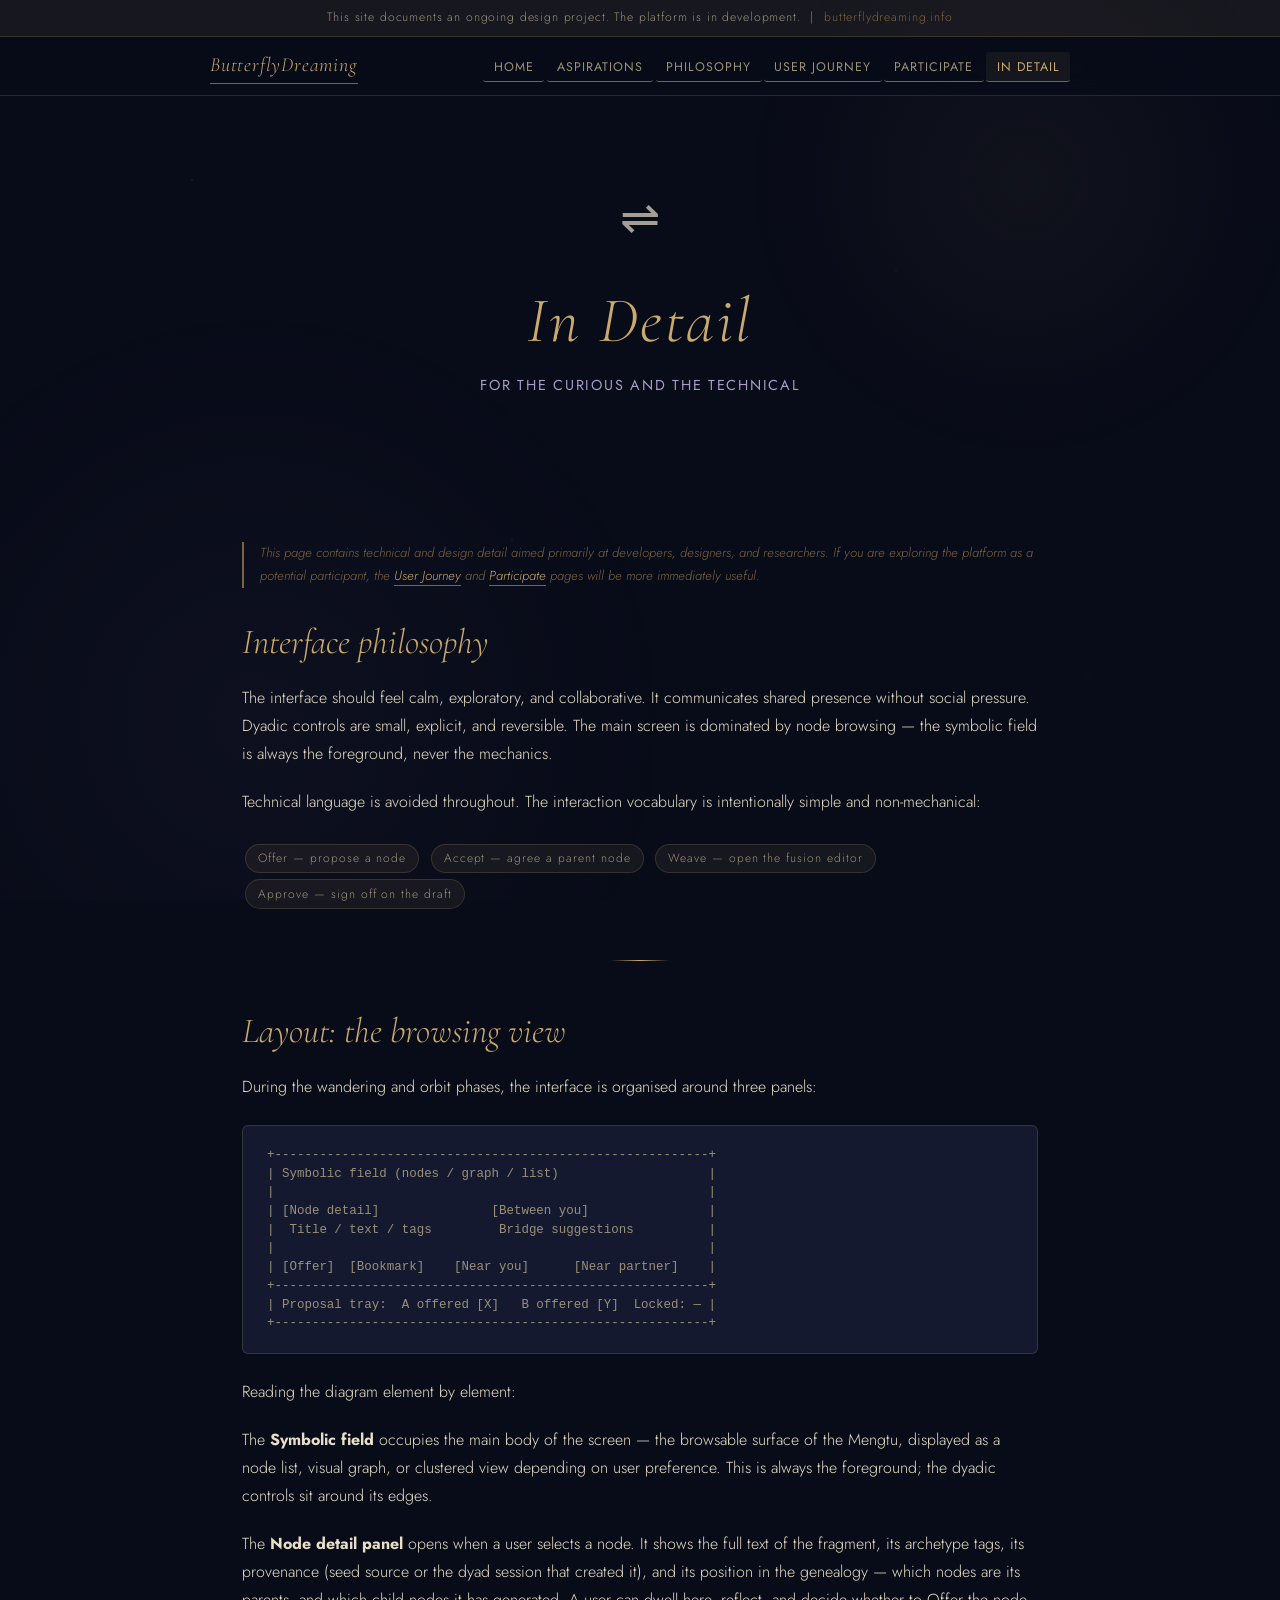
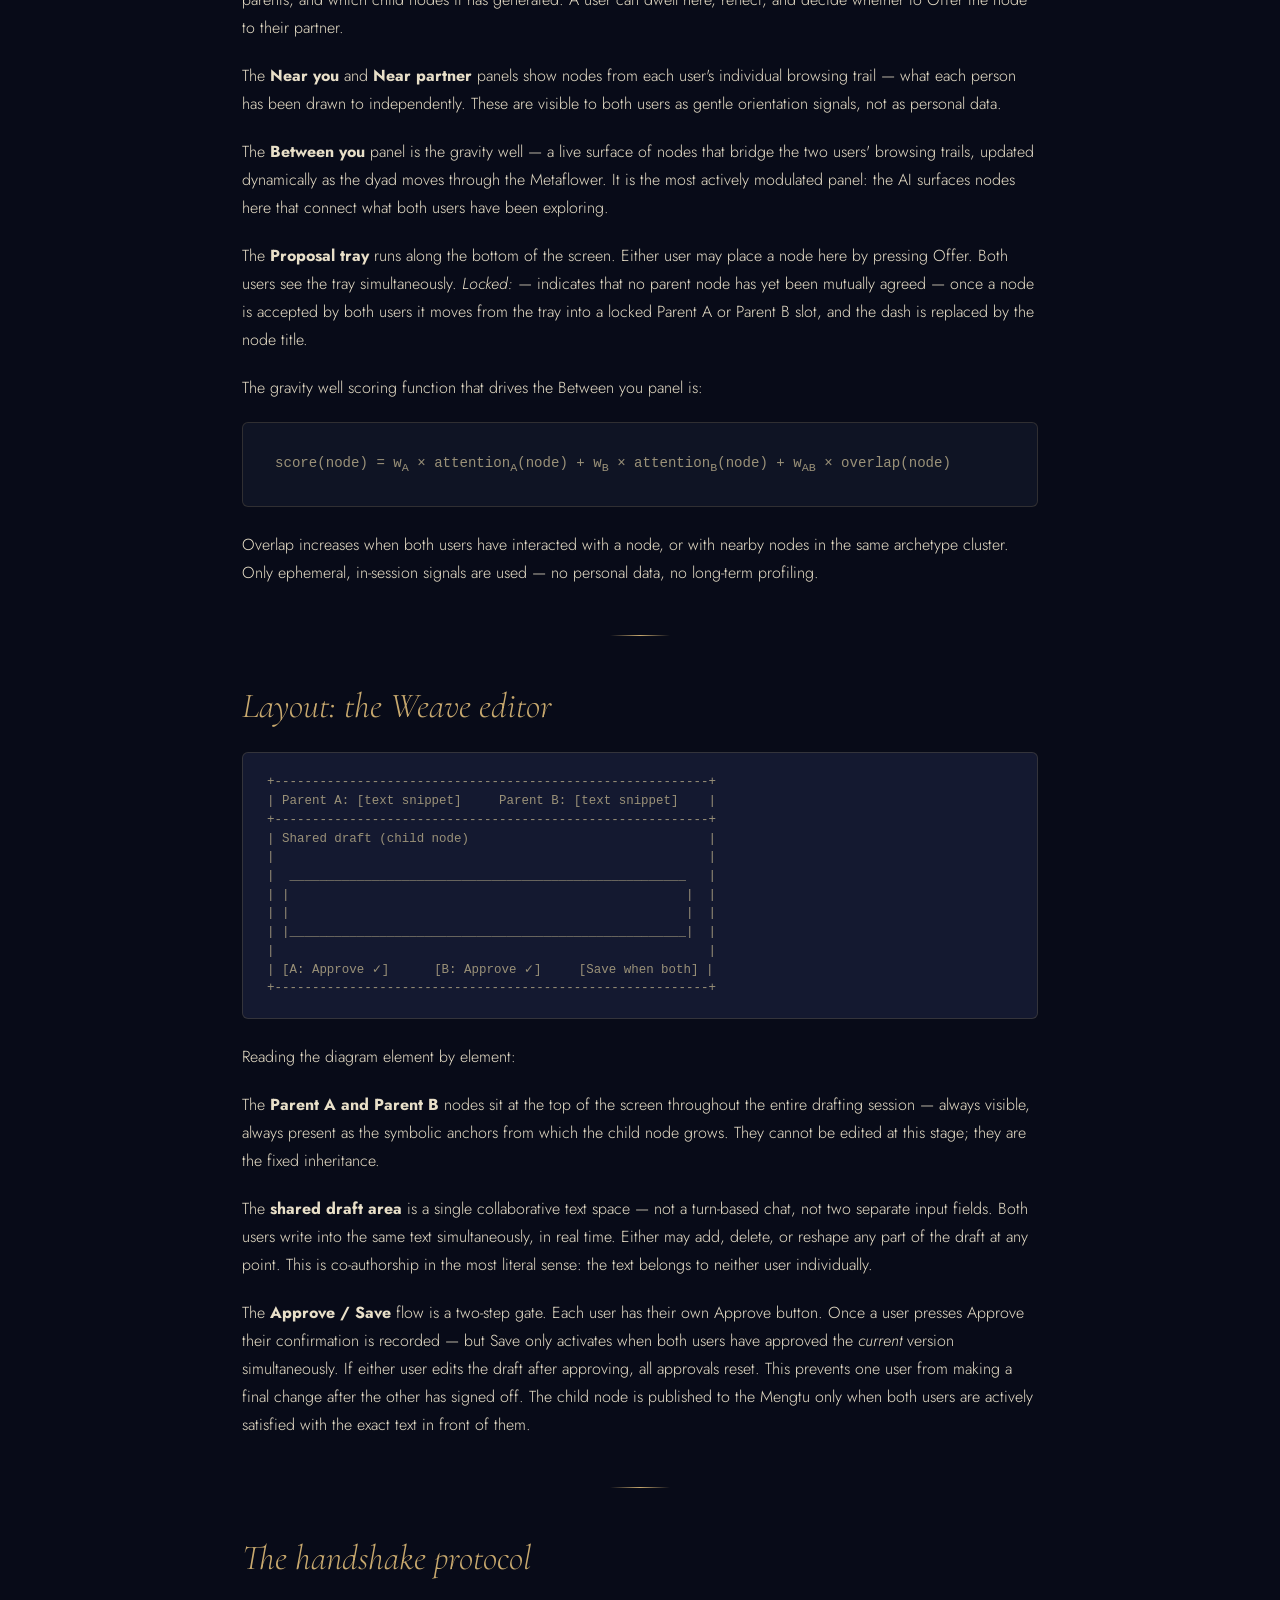
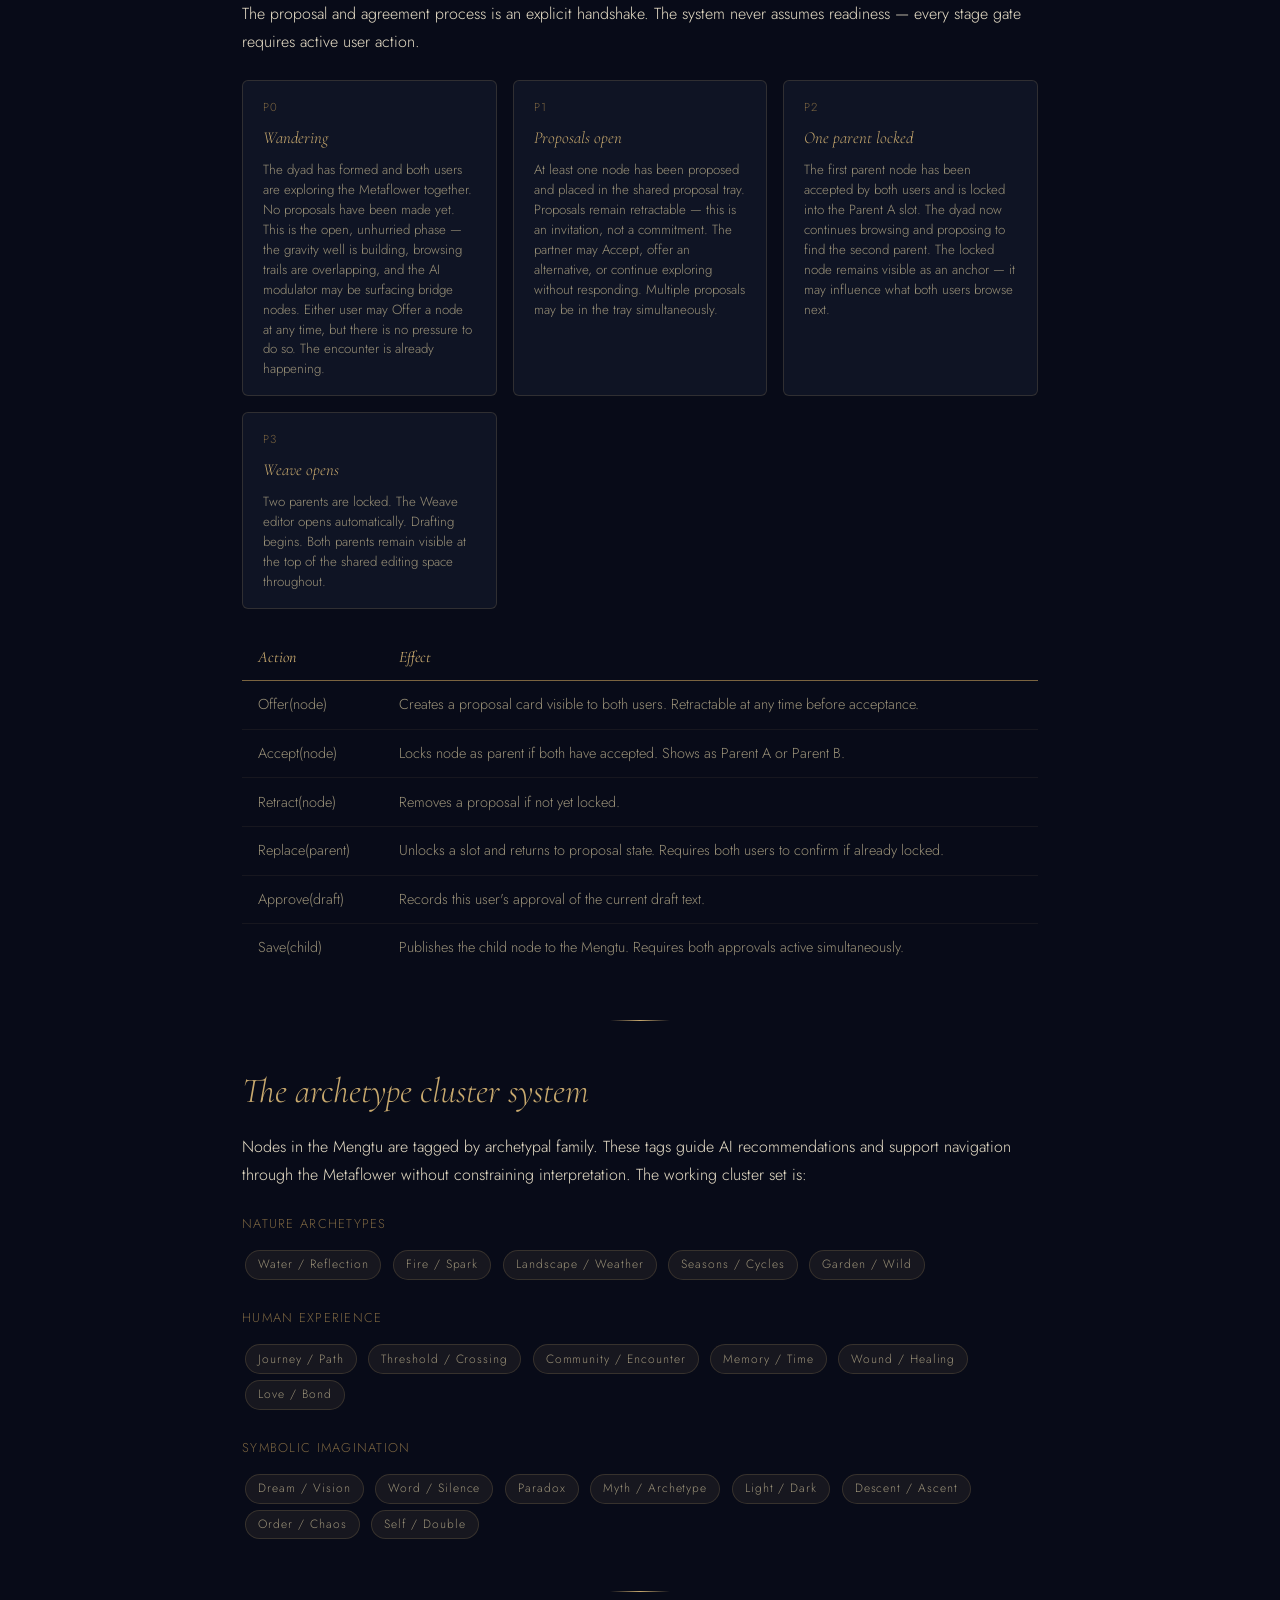
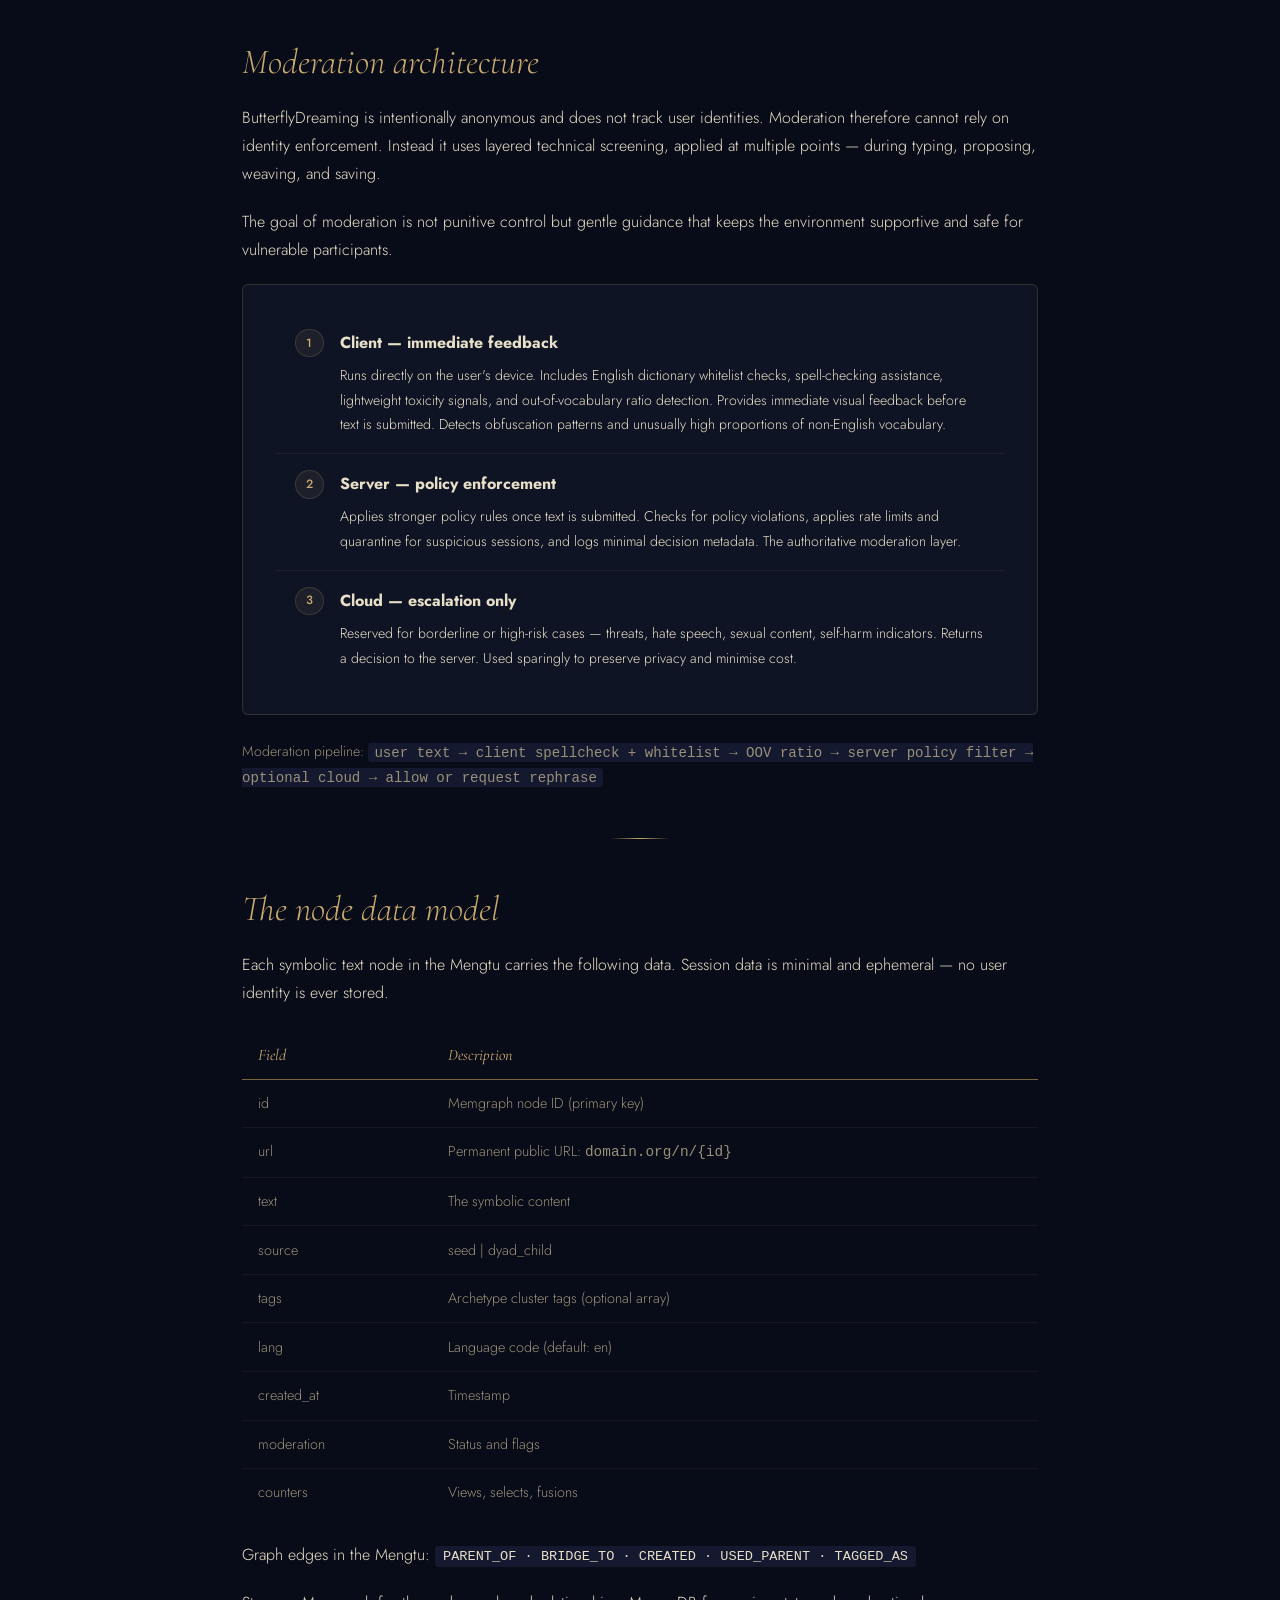
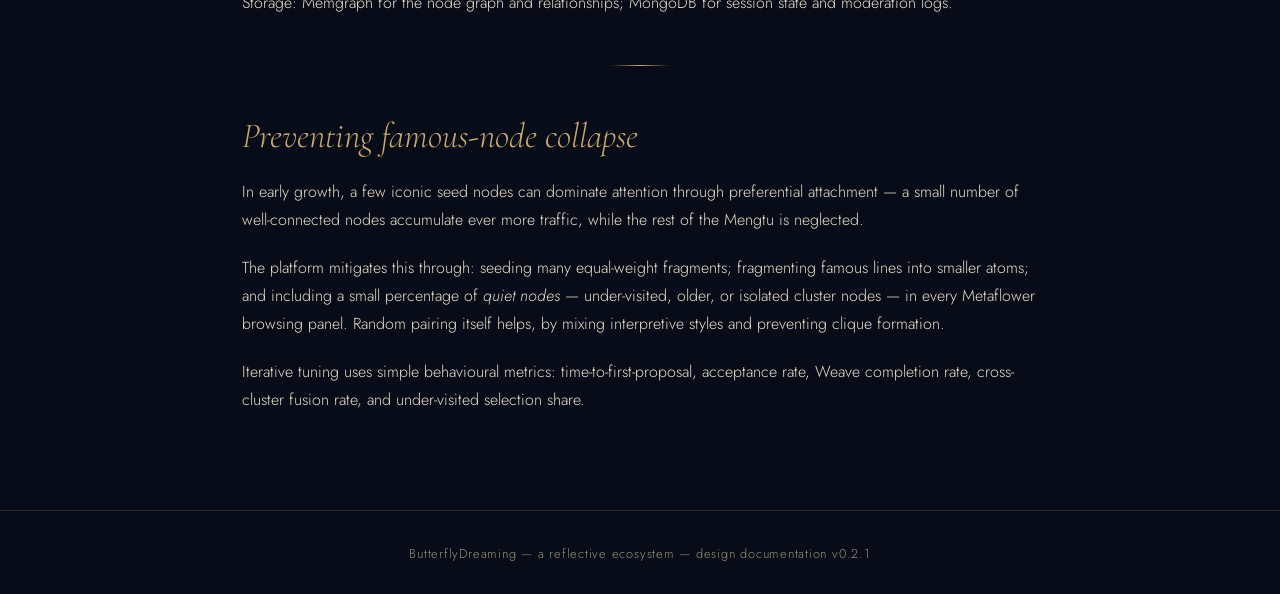
<file: bd_v21/ui.html>
<!DOCTYPE html>
<html lang="en">
<head>
<meta charset="UTF-8">
<meta name="viewport" content="width=device-width, initial-scale=1.0">
<title>In Detail — ButterflyDreaming</title>
<link rel="stylesheet" href="style.css">
<style>
  .site-banner {
    background: rgba(200,169,110,0.08);
    border-bottom: 1px solid var(--border);
    text-align: center;
    padding: 0.45rem 1rem;
    font-size: 0.76rem;
    letter-spacing: 0.07em;
    color: var(--text-dim);
    position: relative;
    z-index: 101;
  }
  .site-banner a { color: var(--gold-dim); border-bottom: none; }
  .wireframe {
    font-family: 'Courier New', monospace;
    font-size: 0.78rem;
    background: var(--bg3);
    border: 1px solid var(--border);
    border-radius: 6px;
    padding: 1.25rem 1.5rem;
    margin: 1.5rem 0;
    color: var(--text-dim);
    line-height: 1.5;
    overflow-x: auto;
    white-space: pre;
  }
  .state-machine {
    display: grid;
    grid-template-columns: repeat(auto-fit, minmax(200px, 1fr));
    gap: 1rem;
    margin: 1.5rem 0;
  }
  .sm-state {
    background: var(--bg2);
    border: 1px solid var(--border);
    border-radius: 6px;
    padding: 1rem 1.25rem;
  }
  .sm-label {
    font-size: 0.72rem;
    letter-spacing: 0.1em;
    text-transform: uppercase;
    color: var(--gold-dim);
    margin-bottom: 0.35rem;
  }
  .sm-name {
    font-family: var(--font-head);
    font-size: 1.05rem;
    color: var(--gold);
    font-style: italic;
    margin-bottom: 0.5rem;
  }
  .sm-desc {
    font-size: 0.83rem;
    color: var(--text-dim);
    line-height: 1.5;
  }
  .mod-layer {
    display: flex;
    align-items: flex-start;
    gap: 1rem;
    padding: 1rem 1.25rem;
    border-bottom: 1px solid rgba(200,169,110,0.08);
  }
  .mod-layer:last-child { border-bottom: none; }
  .mod-num {
    flex-shrink: 0;
    width: 1.8rem;
    height: 1.8rem;
    border-radius: 50%;
    background: var(--glow);
    border: 1px solid var(--border);
    display: flex;
    align-items: center;
    justify-content: center;
    font-size: 0.75rem;
    font-weight: 500;
    color: var(--gold);
  }
  .audience-note {
    font-size: 0.82rem;
    color: var(--gold-dim);
    font-style: italic;
    border-left: 2px solid var(--gold-dim);
    padding-left: 1rem;
    margin-bottom: 2rem;
  }
</style>
</head>
<body>

<div class="site-banner">
  This site documents an ongoing design project. The platform is in development. &nbsp;|&nbsp; <a href="https://butterflydreaming.info">butterflydreaming.info</a>
</div>

<nav>
  <div class="nav-inner">
    <a class="nav-brand" href="index.html">ButterflyDreaming</a>
    <!-- Change 14: last in navigation -->
    <ul class="nav-links">
      <li><a href="index.html">Home</a></li>
      <li><a href="aspirations.html">Aspirations</a></li>
      <li><a href="philosophy.html">Philosophy</a></li>
      <li><a href="journey.html">User Journey</a></li>
      <li><a href="participate.html">Participate</a></li>
      <li><a href="ui.html" class="active">In Detail</a></li>
    </ul>
  </div>
</nav>

<!-- Change 14: new heading -->
<div class="hero">
  <div class="hero-glyph">⇌</div>
  <h1>In Detail</h1>
  <p class="subtitle">For the curious and the technical</p>
</div>

<div class="page">

  <p class="audience-note">
    This page contains technical and design detail aimed primarily at developers, designers, and researchers. If you are exploring the platform as a potential participant, the <a href="journey.html">User Journey</a> and <a href="participate.html">Participate</a> pages will be more immediately useful.
  </p>

  <h2>Interface philosophy</h2>
  <p>
    The interface should feel calm, exploratory, and collaborative. It communicates shared presence without social pressure. Dyadic controls are small, explicit, and reversible. The main screen is dominated by node browsing — the symbolic field is always the foreground, never the mechanics.
  </p>
  <p>
    Technical language is avoided throughout. The interaction vocabulary is intentionally simple and non-mechanical:
  </p>
  <div style="margin: 1.5rem 0;">
    <span class="tag">Offer — propose a node</span>
    <span class="tag">Accept — agree a parent node</span>
    <span class="tag">Weave — open the fusion editor</span>
    <span class="tag">Approve — sign off on the draft</span>
  </div>

  <div class="divider"></div>

  <h2>Layout: the browsing view</h2>
  <p>During the wandering and orbit phases, the interface is organised around three panels:</p>

  <div class="wireframe">+----------------------------------------------------------+
| Symbolic field (nodes / graph / list)                    |
|                                                          |
| [Node detail]               [Between you]                |
|  Title / text / tags         Bridge suggestions          |
|                                                          |
| [Offer]  [Bookmark]    [Near you]      [Near partner]    |
+----------------------------------------------------------+
| Proposal tray:  A offered [X]   B offered [Y]  Locked: — |
+----------------------------------------------------------+</div>

  <p>
    Reading the diagram element by element:
  </p>
  <p>
    The <strong style="color: var(--text);">Symbolic field</strong> occupies the main body of the screen — the browsable surface of the Mengtu, displayed as a node list, visual graph, or clustered view depending on user preference. This is always the foreground; the dyadic controls sit around its edges.
  </p>
  <p>
    The <strong style="color: var(--text);">Node detail panel</strong> opens when a user selects a node. It shows the full text of the fragment, its archetype tags, its provenance (seed source or the dyad session that created it), and its position in the genealogy — which nodes are its parents, and which child nodes it has generated. A user can dwell here, reflect, and decide whether to Offer the node to their partner.
  </p>
  <p>
    The <strong style="color: var(--text);">Near you</strong> and <strong style="color: var(--text);">Near partner</strong> panels show nodes from each user's individual browsing trail — what each person has been drawn to independently. These are visible to both users as gentle orientation signals, not as personal data.
  </p>
  <p>
    The <strong style="color: var(--text);">Between you</strong> panel is the gravity well — a live surface of nodes that bridge the two users' browsing trails, updated dynamically as the dyad moves through the Metaflower. It is the most actively modulated panel: the AI surfaces nodes here that connect what both users have been exploring.
  </p>
  <p>
    The <strong style="color: var(--text);">Proposal tray</strong> runs along the bottom of the screen. Either user may place a node here by pressing Offer. Both users see the tray simultaneously. <em>Locked: —</em> indicates that no parent node has yet been mutually agreed — once a node is accepted by both users it moves from the tray into a locked Parent A or Parent B slot, and the dash is replaced by the node title.
  </p>
  <p>
    The gravity well scoring function that drives the Between you panel is:
  </p>
  <div class="card" style="font-family: monospace; font-size: 0.88rem; color: var(--text-dim);">
    score(node) = w<sub>A</sub> × attention<sub>A</sub>(node) + w<sub>B</sub> × attention<sub>B</sub>(node) + w<sub>AB</sub> × overlap(node)
  </div>
  <p>
    Overlap increases when both users have interacted with a node, or with nearby nodes in the same archetype cluster. Only ephemeral, in-session signals are used — no personal data, no long-term profiling.
  </p>

  <div class="divider"></div>

  <h2>Layout: the Weave editor</h2>

  <div class="wireframe">+----------------------------------------------------------+
| Parent A: [text snippet]     Parent B: [text snippet]    |
+----------------------------------------------------------+
| Shared draft (child node)                                |
|                                                          |
|  _____________________________________________________   |
| |                                                     |  |
| |                                                     |  |
| |_____________________________________________________|  |
|                                                          |
| [A: Approve ✓]      [B: Approve ✓]     [Save when both] |
+----------------------------------------------------------+</div>

  <p>
    Reading the diagram element by element:
  </p>
  <p>
    The <strong style="color: var(--text);">Parent A and Parent B</strong> nodes sit at the top of the screen throughout the entire drafting session — always visible, always present as the symbolic anchors from which the child node grows. They cannot be edited at this stage; they are the fixed inheritance.
  </p>
  <p>
    The <strong style="color: var(--text);">shared draft area</strong> is a single collaborative text space — not a turn-based chat, not two separate input fields. Both users write into the same text simultaneously, in real time. Either may add, delete, or reshape any part of the draft at any point. This is co-authorship in the most literal sense: the text belongs to neither user individually.
  </p>
  <p>
    The <strong style="color: var(--text);">Approve / Save</strong> flow is a two-step gate. Each user has their own Approve button. Once a user presses Approve their confirmation is recorded — but Save only activates when both users have approved the <em>current</em> version simultaneously. If either user edits the draft after approving, all approvals reset. This prevents one user from making a final change after the other has signed off. The child node is published to the Mengtu only when both users are actively satisfied with the exact text in front of them.
  </p>

  <div class="divider"></div>

  <h2>The handshake protocol</h2>
  <p>
    The proposal and agreement process is an explicit handshake. The system never assumes readiness — every stage gate requires active user action.
  </p>

  <!-- Change 16: P0 box expanded, less telegraphic -->
  <div class="state-machine">
    <div class="sm-state">
      <div class="sm-label">P0</div>
      <div class="sm-name">Wandering</div>
      <div class="sm-desc">The dyad has formed and both users are exploring the Metaflower together. No proposals have been made yet. This is the open, unhurried phase — the gravity well is building, browsing trails are overlapping, and the AI modulator may be surfacing bridge nodes. Either user may Offer a node at any time, but there is no pressure to do so. The encounter is already happening.</div>
    </div>
    <div class="sm-state">
      <div class="sm-label">P1</div>
      <div class="sm-name">Proposals open</div>
      <div class="sm-desc">At least one node has been proposed and placed in the shared proposal tray. Proposals remain retractable — this is an invitation, not a commitment. The partner may Accept, offer an alternative, or continue exploring without responding. Multiple proposals may be in the tray simultaneously.</div>
    </div>
    <div class="sm-state">
      <div class="sm-label">P2</div>
      <div class="sm-name">One parent locked</div>
      <div class="sm-desc">The first parent node has been accepted by both users and is locked into the Parent A slot. The dyad now continues browsing and proposing to find the second parent. The locked node remains visible as an anchor — it may influence what both users browse next.</div>
    </div>
    <div class="sm-state">
      <div class="sm-label">P3</div>
      <div class="sm-name">Weave opens</div>
      <div class="sm-desc">Two parents are locked. The Weave editor opens automatically. Drafting begins. Both parents remain visible at the top of the shared editing space throughout.</div>
    </div>
  </div>

  <table>
    <thead><tr><th>Action</th><th>Effect</th></tr></thead>
    <tbody>
      <tr><td>Offer(node)</td><td>Creates a proposal card visible to both users. Retractable at any time before acceptance.</td></tr>
      <tr><td>Accept(node)</td><td>Locks node as parent if both have accepted. Shows as Parent A or Parent B.</td></tr>
      <tr><td>Retract(node)</td><td>Removes a proposal if not yet locked.</td></tr>
      <tr><td>Replace(parent)</td><td>Unlocks a slot and returns to proposal state. Requires both users to confirm if already locked.</td></tr>
      <tr><td>Approve(draft)</td><td>Records this user's approval of the current draft text.</td></tr>
      <tr><td>Save(child)</td><td>Publishes the child node to the Mengtu. Requires both approvals active simultaneously.</td></tr>
    </tbody>
  </table>

  <div class="divider"></div>

  <h2>The archetype cluster system</h2>
  <p>
    Nodes in the Mengtu are tagged by archetypal family. These tags guide AI recommendations and support navigation through the Metaflower without constraining interpretation. The working cluster set is:
  </p>

  <div style="margin: 1.5rem 0;">
    <p style="font-size: 0.8rem; letter-spacing: 0.1em; text-transform: uppercase; color: var(--gold-dim); margin-bottom: 0.75rem;">Nature archetypes</p>
    <span class="tag">Water / Reflection</span>
    <span class="tag">Fire / Spark</span>
    <span class="tag">Landscape / Weather</span>
    <span class="tag">Seasons / Cycles</span>
    <span class="tag">Garden / Wild</span>
  </div>

  <div style="margin: 1.5rem 0;">
    <p style="font-size: 0.8rem; letter-spacing: 0.1em; text-transform: uppercase; color: var(--gold-dim); margin-bottom: 0.75rem;">Human experience</p>
    <span class="tag">Journey / Path</span>
    <span class="tag">Threshold / Crossing</span>
    <span class="tag">Community / Encounter</span>
    <span class="tag">Memory / Time</span>
    <span class="tag">Wound / Healing</span>
    <span class="tag">Love / Bond</span>
  </div>

  <div style="margin: 1.5rem 0;">
    <p style="font-size: 0.8rem; letter-spacing: 0.1em; text-transform: uppercase; color: var(--gold-dim); margin-bottom: 0.75rem;">Symbolic imagination</p>
    <span class="tag">Dream / Vision</span>
    <span class="tag">Word / Silence</span>
    <span class="tag">Paradox</span>
    <span class="tag">Myth / Archetype</span>
    <span class="tag">Light / Dark</span>
    <span class="tag">Descent / Ascent</span>
    <span class="tag">Order / Chaos</span>
    <span class="tag">Self / Double</span>
  </div>

  <div class="divider"></div>

  <h2>Moderation architecture</h2>
  <p>
    ButterflyDreaming is intentionally anonymous and does not track user identities. Moderation therefore cannot rely on identity enforcement. Instead it uses layered technical screening, applied at multiple points — during typing, proposing, weaving, and saving.
  </p>
  <p>
    The goal of moderation is not punitive control but gentle guidance that keeps the environment supportive and safe for vulnerable participants.
  </p>

  <div class="card">
    <div class="mod-layer">
      <div class="mod-num">1</div>
      <div>
        <strong style="color: var(--text);">Client — immediate feedback</strong>
        <p style="margin-top: 0.4rem; font-size: 0.88rem;">Runs directly on the user's device. Includes English dictionary whitelist checks, spell-checking assistance, lightweight toxicity signals, and out-of-vocabulary ratio detection. Provides immediate visual feedback before text is submitted. Detects obfuscation patterns and unusually high proportions of non-English vocabulary.</p>
      </div>
    </div>
    <div class="mod-layer">
      <div class="mod-num">2</div>
      <div>
        <strong style="color: var(--text);">Server — policy enforcement</strong>
        <p style="margin-top: 0.4rem; font-size: 0.88rem;">Applies stronger policy rules once text is submitted. Checks for policy violations, applies rate limits and quarantine for suspicious sessions, and logs minimal decision metadata. The authoritative moderation layer.</p>
      </div>
    </div>
    <div class="mod-layer">
      <div class="mod-num">3</div>
      <div>
        <strong style="color: var(--text);">Cloud — escalation only</strong>
        <p style="margin-top: 0.4rem; font-size: 0.88rem;">Reserved for borderline or high-risk cases — threats, hate speech, sexual content, self-harm indicators. Returns a decision to the server. Used sparingly to preserve privacy and minimise cost.</p>
      </div>
    </div>
  </div>

  <p style="font-size: 0.88rem; color: var(--text-dim);">
    Moderation pipeline: <code style="background: var(--bg3); padding: 0.1rem 0.4rem; border-radius: 3px;">user text → client spellcheck + whitelist → OOV ratio → server policy filter → optional cloud → allow or request rephrase</code>
  </p>

  <div class="divider"></div>

  <h2>The node data model</h2>
  <p>
    Each symbolic text node in the Mengtu carries the following data. Session data is minimal and ephemeral — no user identity is ever stored.
  </p>

  <table>
    <thead><tr><th>Field</th><th>Description</th></tr></thead>
    <tbody>
      <tr><td>id</td><td>Memgraph node ID (primary key)</td></tr>
      <tr><td>url</td><td>Permanent public URL: <code>domain.org/n/{id}</code></td></tr>
      <tr><td>text</td><td>The symbolic content</td></tr>
      <tr><td>source</td><td>seed | dyad_child</td></tr>
      <tr><td>tags</td><td>Archetype cluster tags (optional array)</td></tr>
      <tr><td>lang</td><td>Language code (default: en)</td></tr>
      <tr><td>created_at</td><td>Timestamp</td></tr>
      <tr><td>moderation</td><td>Status and flags</td></tr>
      <tr><td>counters</td><td>Views, selects, fusions</td></tr>
    </tbody>
  </table>

  <p>
    Graph edges in the Mengtu: <code style="font-size: 0.85rem; background: var(--bg3); padding: 0.2rem 0.5rem; border-radius: 3px;">PARENT_OF · BRIDGE_TO · CREATED · USED_PARENT · TAGGED_AS</code>
  </p>
  <p>
    Storage: Memgraph for the node graph and relationships; MongoDB for session state and moderation logs.
  </p>

  <div class="divider"></div>

  <h2>Preventing famous-node collapse</h2>
  <p>
    In early growth, a few iconic seed nodes can dominate attention through preferential attachment — a small number of well-connected nodes accumulate ever more traffic, while the rest of the Mengtu is neglected.
  </p>
  <p>
    The platform mitigates this through: seeding many equal-weight fragments; fragmenting famous lines into smaller atoms; and including a small percentage of <em>quiet nodes</em> — under-visited, older, or isolated cluster nodes — in every Metaflower browsing panel. Random pairing itself helps, by mixing interpretive styles and preventing clique formation.
  </p>
  <p>
    Iterative tuning uses simple behavioural metrics: time-to-first-proposal, acceptance rate, Weave completion rate, cross-cluster fusion rate, and under-visited selection share.
  </p>

</div>

<footer>
  ButterflyDreaming &mdash; a reflective ecosystem &mdash; design documentation v0.2.1
</footer>

</body>
</html>
</file>
<file: style.css>
/* ButterflyDreaming — Shared Stylesheet */

@import url('https://fonts.googleapis.com/css2?family=Cormorant+Garamond:ital,wght@0,300;0,400;0,600;1,300;1,400&family=Jost:wght@300;400;500&display=swap');

/* ── Variables ── */
:root {
  --bg:        #080b18;
  --bg2:       #0f1424;
  --bg3:       #141930;
  --text:      #e8dfc8;
  --text-dim:  #9a9178;
  --gold:      #c8a96e;
  --gold-dim:  #7a6440;
  --lilac:     #a89bc8;
  --border:    rgba(200,169,110,0.18);
  --glow:      rgba(200,169,110,0.08);
  --font-head: 'Cormorant Garamond', Georgia, serif;
  --font-body: 'Jost', sans-serif;
  --max:       860px;
}

/* ── Reset ── */
*, *::before, *::after { box-sizing: border-box; margin: 0; padding: 0; }
html { scroll-behavior: smooth; }
body {
  background: var(--bg);
  color: var(--text);
  font-family: var(--font-body);
  font-weight: 300;
  font-size: 1rem;
  line-height: 1.75;
  min-height: 100vh;
}

/* ── Starfield background ── */
body::before {
  content: '';
  position: fixed;
  inset: 0;
  background-image:
    radial-gradient(1px 1px at 15% 20%, rgba(200,169,110,0.25) 0%, transparent 100%),
    radial-gradient(1px 1px at 40% 60%, rgba(168,155,200,0.2) 0%, transparent 100%),
    radial-gradient(1px 1px at 70% 30%, rgba(200,169,110,0.15) 0%, transparent 100%),
    radial-gradient(1px 1px at 85% 75%, rgba(168,155,200,0.15) 0%, transparent 100%),
    radial-gradient(1px 1px at 55% 10%, rgba(200,169,110,0.1) 0%, transparent 100%),
    radial-gradient(600px 600px at 20% 80%, rgba(168,155,200,0.04) 0%, transparent 70%),
    radial-gradient(400px 400px at 80% 20%, rgba(200,169,110,0.05) 0%, transparent 70%);
  pointer-events: none;
  z-index: 0;
}

/* ── Navigation ── */
nav {
  position: sticky;
  top: 0;
  z-index: 100;
  background: rgba(8,11,24,0.92);
  backdrop-filter: blur(12px);
  border-bottom: 1px solid var(--border);
  padding: 0 2rem;
}
.nav-inner {
  max-width: 1100px;
  margin: 0 auto;
  display: flex;
  align-items: center;
  justify-content: center;
  height: 52px;
}
.nav-links {
  display: flex;
  gap: 0;
  list-style: none;
  flex-wrap: nowrap;
  justify-content: center;
}
.nav-links a {
  color: var(--text-dim);
  text-decoration: none;
  font-size: 0.74rem;
  font-weight: 400;
  letter-spacing: 0.07em;
  text-transform: uppercase;
  padding: 0.35rem 0.55rem;
  border-radius: 3px;
  transition: color 0.2s, background 0.2s;
  white-space: nowrap;
}
.nav-links a:hover,
.nav-links a.active {
  color: var(--gold);
  background: var(--glow);
}

/* ── Page wrapper ── */
.page {
  position: relative;
  z-index: 1;
  max-width: var(--max);
  margin: 0 auto;
  padding: 4rem 2rem 6rem;
}

/* ── Hero ── */
.hero {
  text-align: center;
  padding: 5rem 2rem 3rem;
  position: relative;
  z-index: 1;
}
.hero-glyph {
  font-size: 3rem;
  margin-bottom: 1.5rem;
  opacity: 0.7;
  transform: translateY(-4px);
}
.hero h1 {
  font-family: var(--font-head);
  font-size: clamp(2.4rem, 6vw, 4rem);
  font-weight: 300;
  font-style: italic;
  color: var(--gold);
  letter-spacing: 0.04em;
  line-height: 1.15;
  margin-bottom: 1rem;
}
.hero .subtitle {
  font-size: 0.9rem;
  font-weight: 400;
  letter-spacing: 0.12em;
  text-transform: uppercase;
  color: var(--lilac);
  margin-bottom: 2rem;
}
.hero .lede {
  max-width: 580px;
  margin: 0 auto;
  font-size: 1.1rem;
  color: var(--text-dim);
  line-height: 1.9;
}

/* ── Divider ── */
.divider {
  width: 60px;
  height: 1px;
  background: linear-gradient(90deg, transparent, var(--gold), transparent);
  margin: 3rem auto;
}

/* ── Section headings ── */
h2 {
  font-family: var(--font-head);
  font-size: clamp(1.6rem, 3vw, 2.2rem);
  font-weight: 300;
  font-style: italic;
  color: var(--gold);
  margin-bottom: 1.25rem;
  line-height: 1.25;
}
h3 {
  font-family: var(--font-head);
  font-size: 1.3rem;
  font-weight: 400;
  color: var(--lilac);
  margin: 2rem 0 0.75rem;
}

/* ── Body text ── */
p { margin-bottom: 1.25rem; }
p:last-child { margin-bottom: 0; }

a {
  color: var(--gold);
  text-decoration: none;
  border-bottom: 1px solid var(--gold-dim);
  transition: border-color 0.2s, color 0.2s;
}
a:hover { border-color: var(--gold); }

/* ── Cards / panels ── */
.card {
  background: var(--bg2);
  border: 1px solid var(--border);
  border-radius: 6px;
  padding: 1.75rem 2rem;
  margin-bottom: 1.5rem;
}
.card-grid {
  display: grid;
  grid-template-columns: repeat(auto-fit, minmax(240px, 1fr));
  gap: 1.25rem;
  margin: 2rem 0;
}

/* ── Quote / pull ── */
blockquote {
  border-left: 2px solid var(--gold-dim);
  padding: 0.75rem 0 0.75rem 1.5rem;
  margin: 2rem 0;
  font-family: var(--font-head);
  font-style: italic;
  font-size: 1.15rem;
  color: var(--text-dim);
  line-height: 1.7;
}
blockquote cite {
  display: block;
  margin-top: 0.5rem;
  font-style: normal;
  font-family: var(--font-body);
  font-size: 0.78rem;
  letter-spacing: 0.1em;
  text-transform: uppercase;
  color: var(--gold-dim);
}

/* ── Journey steps ── */
.steps { counter-reset: step; margin: 2rem 0; }
.step {
  display: flex;
  gap: 1.5rem;
  margin-bottom: 2rem;
  align-items: flex-start;
}
.step-num {
  flex-shrink: 0;
  width: 2.5rem;
  height: 2.5rem;
  border-radius: 50%;
  border: 1px solid var(--gold-dim);
  display: flex;
  align-items: center;
  justify-content: center;
  font-family: var(--font-head);
  font-size: 1.1rem;
  color: var(--gold);
  counter-increment: step;
}
.step-body h3 { margin-top: 0; }

/* ── Lifecycle bar ── */
.lifecycle {
  display: flex;
  flex-wrap: wrap;
  gap: 0.5rem;
  align-items: center;
  margin: 2rem 0;
}
.lc-node {
  background: var(--bg3);
  border: 1px solid var(--border);
  border-radius: 4px;
  padding: 0.35rem 0.85rem;
  font-size: 0.82rem;
  font-weight: 500;
  letter-spacing: 0.07em;
  color: var(--text);
}
.lc-arrow {
  color: var(--gold-dim);
  font-size: 0.9rem;
}

/* ── Table ── */
table {
  width: 100%;
  border-collapse: collapse;
  margin: 1.5rem 0;
  font-size: 0.9rem;
}
th {
  text-align: left;
  padding: 0.6rem 1rem;
  border-bottom: 1px solid var(--gold-dim);
  color: var(--gold);
  font-weight: 400;
  font-family: var(--font-head);
  font-size: 1rem;
  font-style: italic;
}
td {
  padding: 0.7rem 1rem;
  border-bottom: 1px solid rgba(200,169,110,0.08);
  vertical-align: top;
  color: var(--text-dim);
}
tr:last-child td { border-bottom: none; }

/* ── Tag pill ── */
.tag {
  display: inline-block;
  background: var(--glow);
  border: 1px solid var(--border);
  border-radius: 20px;
  padding: 0.2rem 0.75rem;
  font-size: 0.75rem;
  letter-spacing: 0.08em;
  color: var(--text-dim);
  margin: 0.2rem;
}

/* ── Chinese accent ── */
.zh {
  font-family: var(--font-head);
  font-style: normal;
  color: var(--lilac);
  font-size: 1.1em;
}

/* ── Footer ── */
footer {
  position: relative;
  z-index: 1;
  text-align: center;
  padding: 2rem;
  border-top: 1px solid var(--border);
  color: var(--text-dim);
  font-size: 0.8rem;
  letter-spacing: 0.06em;
}

/* ── Responsive ── */
@media (max-width: 600px) {
  .page { padding: 2.5rem 1.25rem 4rem; }
  .nav-inner { height: auto; padding: 0.75rem 0; flex-direction: column; align-items: flex-start; }
  .nav-links a { font-size: 0.72rem; padding: 0.3rem 0.5rem; }
  .hero { padding: 3rem 1.25rem 2rem; }
}
</file>
<file: bd_v21/style.css>
/* ButterflyDreaming — Shared Stylesheet */

@import url('https://fonts.googleapis.com/css2?family=Cormorant+Garamond:ital,wght@0,300;0,400;0,600;1,300;1,400&family=Jost:wght@300;400;500&display=swap');

/* ── Variables ── */
:root {
  --bg:        #080b18;
  --bg2:       #0f1424;
  --bg3:       #141930;
  --text:      #e8dfc8;
  --text-dim:  #9a9178;
  --gold:      #c8a96e;
  --gold-dim:  #7a6440;
  --lilac:     #a89bc8;
  --border:    rgba(200,169,110,0.18);
  --glow:      rgba(200,169,110,0.08);
  --font-head: 'Cormorant Garamond', Georgia, serif;
  --font-body: 'Jost', sans-serif;
  --max:       860px;
}

/* ── Reset ── */
*, *::before, *::after { box-sizing: border-box; margin: 0; padding: 0; }
html { scroll-behavior: smooth; }
body {
  background: var(--bg);
  color: var(--text);
  font-family: var(--font-body);
  font-weight: 300;
  font-size: 1rem;
  line-height: 1.75;
  min-height: 100vh;
}

/* ── Starfield background ── */
body::before {
  content: '';
  position: fixed;
  inset: 0;
  background-image:
    radial-gradient(1px 1px at 15% 20%, rgba(200,169,110,0.25) 0%, transparent 100%),
    radial-gradient(1px 1px at 40% 60%, rgba(168,155,200,0.2) 0%, transparent 100%),
    radial-gradient(1px 1px at 70% 30%, rgba(200,169,110,0.15) 0%, transparent 100%),
    radial-gradient(1px 1px at 85% 75%, rgba(168,155,200,0.15) 0%, transparent 100%),
    radial-gradient(1px 1px at 55% 10%, rgba(200,169,110,0.1) 0%, transparent 100%),
    radial-gradient(600px 600px at 20% 80%, rgba(168,155,200,0.04) 0%, transparent 70%),
    radial-gradient(400px 400px at 80% 20%, rgba(200,169,110,0.05) 0%, transparent 70%);
  pointer-events: none;
  z-index: 0;
}

/* ── Navigation ── */
nav {
  position: sticky;
  top: 0;
  z-index: 100;
  background: rgba(8,11,24,0.92);
  backdrop-filter: blur(12px);
  border-bottom: 1px solid var(--border);
  padding: 0 2rem;
}
.nav-inner {
  max-width: var(--max);
  margin: 0 auto;
  display: flex;
  align-items: center;
  justify-content: space-between;
  height: 58px;
  gap: 1rem;
}
.nav-brand {
  font-family: var(--font-head);
  font-size: 1.25rem;
  font-weight: 300;
  font-style: italic;
  color: var(--gold);
  text-decoration: none;
  letter-spacing: 0.04em;
  white-space: nowrap;
}
.nav-links {
  display: flex;
  gap: 0.15rem;
  list-style: none;
  flex-wrap: wrap;
  justify-content: flex-end;
}
.nav-links a {
  color: var(--text-dim);
  text-decoration: none;
  font-size: 0.78rem;
  font-weight: 400;
  letter-spacing: 0.08em;
  text-transform: uppercase;
  padding: 0.35rem 0.65rem;
  border-radius: 3px;
  transition: color 0.2s, background 0.2s;
}
.nav-links a:hover,
.nav-links a.active {
  color: var(--gold);
  background: var(--glow);
}

/* ── Page wrapper ── */
.page {
  position: relative;
  z-index: 1;
  max-width: var(--max);
  margin: 0 auto;
  padding: 4rem 2rem 6rem;
}

/* ── Hero ── */
.hero {
  text-align: center;
  padding: 5rem 2rem 3rem;
  position: relative;
  z-index: 1;
}
.hero-glyph {
  font-size: 3rem;
  margin-bottom: 1.5rem;
  opacity: 0.7;
  animation: float 6s ease-in-out infinite;
}
@keyframes float {
  0%, 100% { transform: translateY(0); }
  50%       { transform: translateY(-8px); }
}
.hero h1 {
  font-family: var(--font-head);
  font-size: clamp(2.4rem, 6vw, 4rem);
  font-weight: 300;
  font-style: italic;
  color: var(--gold);
  letter-spacing: 0.04em;
  line-height: 1.15;
  margin-bottom: 1rem;
}
.hero .subtitle {
  font-size: 0.9rem;
  font-weight: 400;
  letter-spacing: 0.12em;
  text-transform: uppercase;
  color: var(--lilac);
  margin-bottom: 2rem;
}
.hero .lede {
  max-width: 580px;
  margin: 0 auto;
  font-size: 1.1rem;
  color: var(--text-dim);
  line-height: 1.9;
}

/* ── Divider ── */
.divider {
  width: 60px;
  height: 1px;
  background: linear-gradient(90deg, transparent, var(--gold), transparent);
  margin: 3rem auto;
}

/* ── Section headings ── */
h2 {
  font-family: var(--font-head);
  font-size: clamp(1.6rem, 3vw, 2.2rem);
  font-weight: 300;
  font-style: italic;
  color: var(--gold);
  margin-bottom: 1.25rem;
  line-height: 1.25;
}
h3 {
  font-family: var(--font-head);
  font-size: 1.3rem;
  font-weight: 400;
  color: var(--lilac);
  margin: 2rem 0 0.75rem;
}

/* ── Body text ── */
p { margin-bottom: 1.25rem; }
p:last-child { margin-bottom: 0; }

a {
  color: var(--gold);
  text-decoration: none;
  border-bottom: 1px solid var(--gold-dim);
  transition: border-color 0.2s, color 0.2s;
}
a:hover { border-color: var(--gold); }

/* ── Cards / panels ── */
.card {
  background: var(--bg2);
  border: 1px solid var(--border);
  border-radius: 6px;
  padding: 1.75rem 2rem;
  margin-bottom: 1.5rem;
}
.card-grid {
  display: grid;
  grid-template-columns: repeat(auto-fit, minmax(240px, 1fr));
  gap: 1.25rem;
  margin: 2rem 0;
}

/* ── Quote / pull ── */
blockquote {
  border-left: 2px solid var(--gold-dim);
  padding: 0.75rem 0 0.75rem 1.5rem;
  margin: 2rem 0;
  font-family: var(--font-head);
  font-style: italic;
  font-size: 1.15rem;
  color: var(--text-dim);
  line-height: 1.7;
}
blockquote cite {
  display: block;
  margin-top: 0.5rem;
  font-style: normal;
  font-family: var(--font-body);
  font-size: 0.78rem;
  letter-spacing: 0.1em;
  text-transform: uppercase;
  color: var(--gold-dim);
}

/* ── Journey steps ── */
.steps { counter-reset: step; margin: 2rem 0; }
.step {
  display: flex;
  gap: 1.5rem;
  margin-bottom: 2rem;
  align-items: flex-start;
}
.step-num {
  flex-shrink: 0;
  width: 2.5rem;
  height: 2.5rem;
  border-radius: 50%;
  border: 1px solid var(--gold-dim);
  display: flex;
  align-items: center;
  justify-content: center;
  font-family: var(--font-head);
  font-size: 1.1rem;
  color: var(--gold);
  counter-increment: step;
}
.step-body h3 { margin-top: 0; }

/* ── Lifecycle bar ── */
.lifecycle {
  display: flex;
  flex-wrap: wrap;
  gap: 0.5rem;
  align-items: center;
  margin: 2rem 0;
}
.lc-node {
  background: var(--bg3);
  border: 1px solid var(--border);
  border-radius: 4px;
  padding: 0.35rem 0.85rem;
  font-size: 0.82rem;
  font-weight: 500;
  letter-spacing: 0.07em;
  color: var(--text);
}
.lc-arrow {
  color: var(--gold-dim);
  font-size: 0.9rem;
}

/* ── Table ── */
table {
  width: 100%;
  border-collapse: collapse;
  margin: 1.5rem 0;
  font-size: 0.9rem;
}
th {
  text-align: left;
  padding: 0.6rem 1rem;
  border-bottom: 1px solid var(--gold-dim);
  color: var(--gold);
  font-weight: 400;
  font-family: var(--font-head);
  font-size: 1rem;
  font-style: italic;
}
td {
  padding: 0.7rem 1rem;
  border-bottom: 1px solid rgba(200,169,110,0.08);
  vertical-align: top;
  color: var(--text-dim);
}
tr:last-child td { border-bottom: none; }

/* ── Tag pill ── */
.tag {
  display: inline-block;
  background: var(--glow);
  border: 1px solid var(--border);
  border-radius: 20px;
  padding: 0.2rem 0.75rem;
  font-size: 0.75rem;
  letter-spacing: 0.08em;
  color: var(--text-dim);
  margin: 0.2rem;
}

/* ── Chinese accent ── */
.zh {
  font-family: var(--font-head);
  font-style: normal;
  color: var(--lilac);
  font-size: 1.1em;
}

/* ── Footer ── */
footer {
  position: relative;
  z-index: 1;
  text-align: center;
  padding: 2rem;
  border-top: 1px solid var(--border);
  color: var(--text-dim);
  font-size: 0.8rem;
  letter-spacing: 0.06em;
}

/* ── Responsive ── */
@media (max-width: 600px) {
  .page { padding: 2.5rem 1.25rem 4rem; }
  .nav-inner { height: auto; padding: 0.75rem 0; flex-direction: column; align-items: flex-start; }
  .nav-links a { font-size: 0.72rem; padding: 0.3rem 0.5rem; }
  .hero { padding: 3rem 1.25rem 2rem; }
}
</file>
